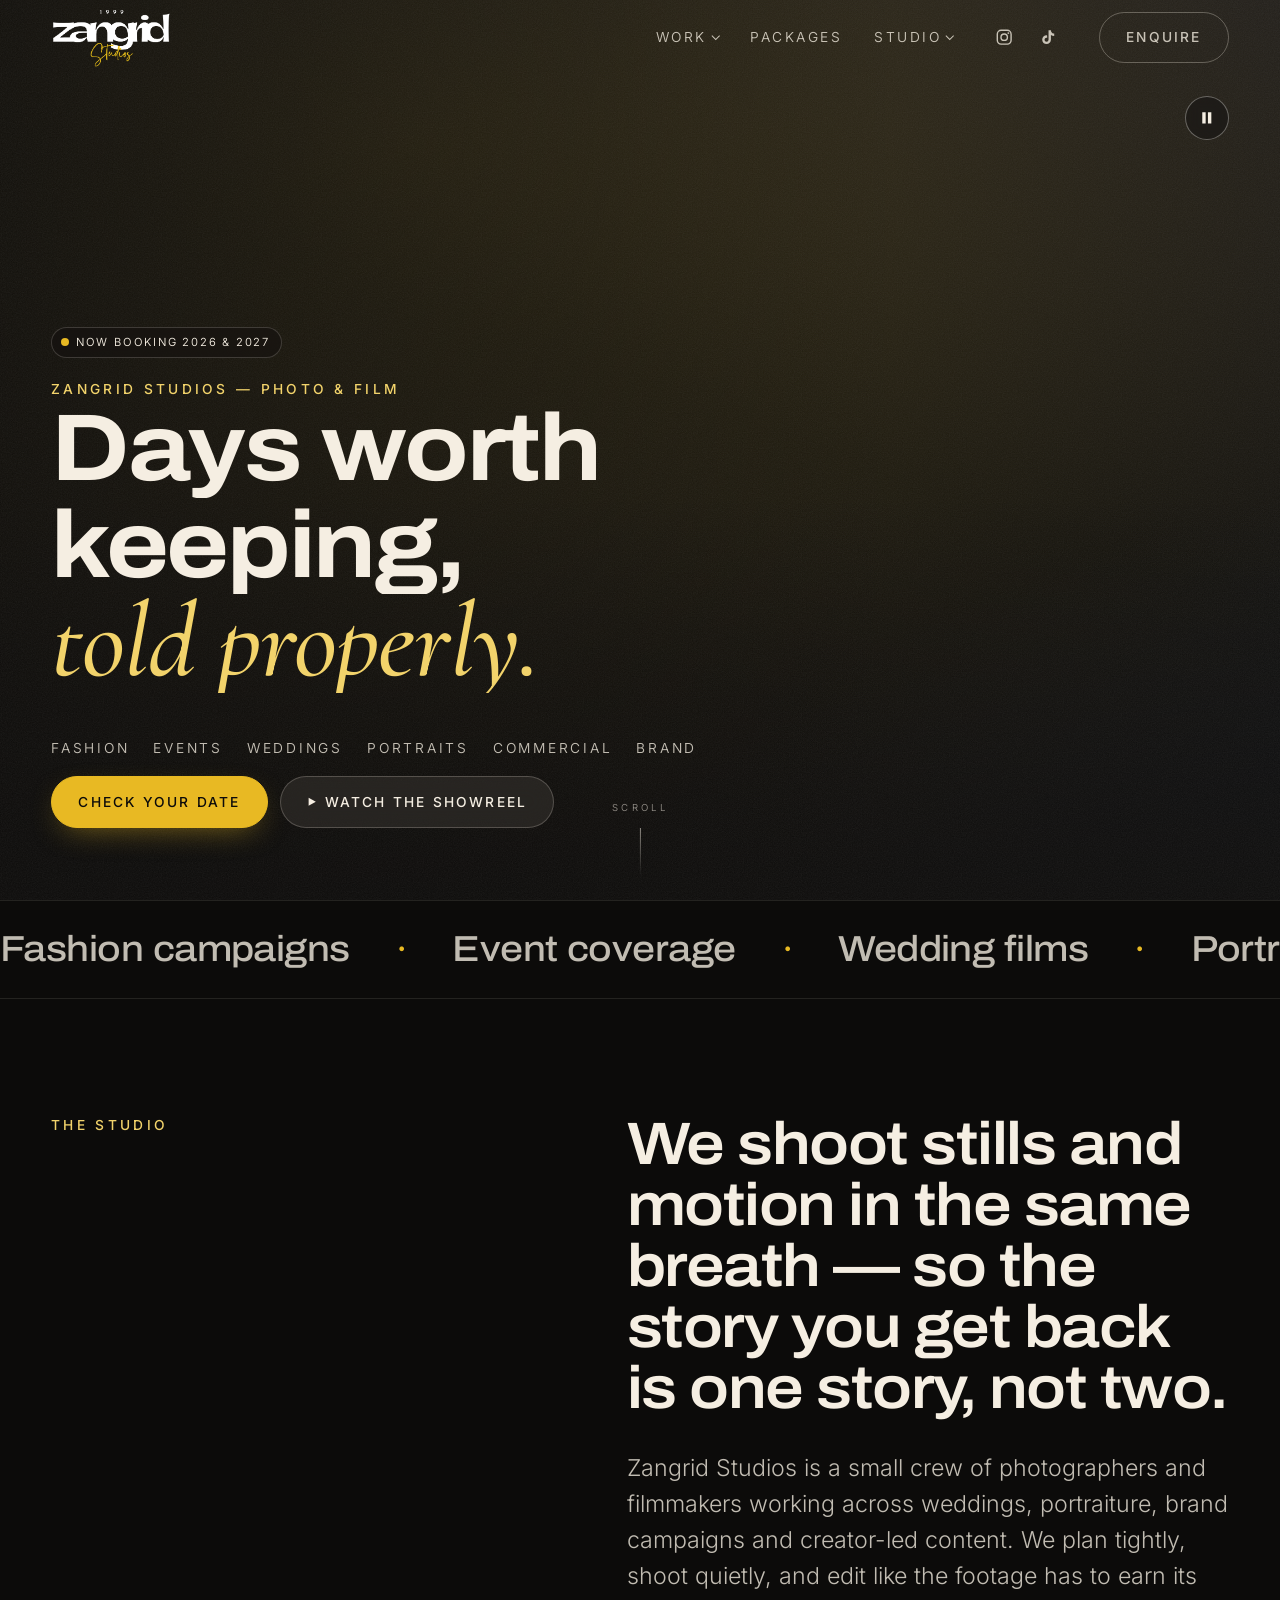
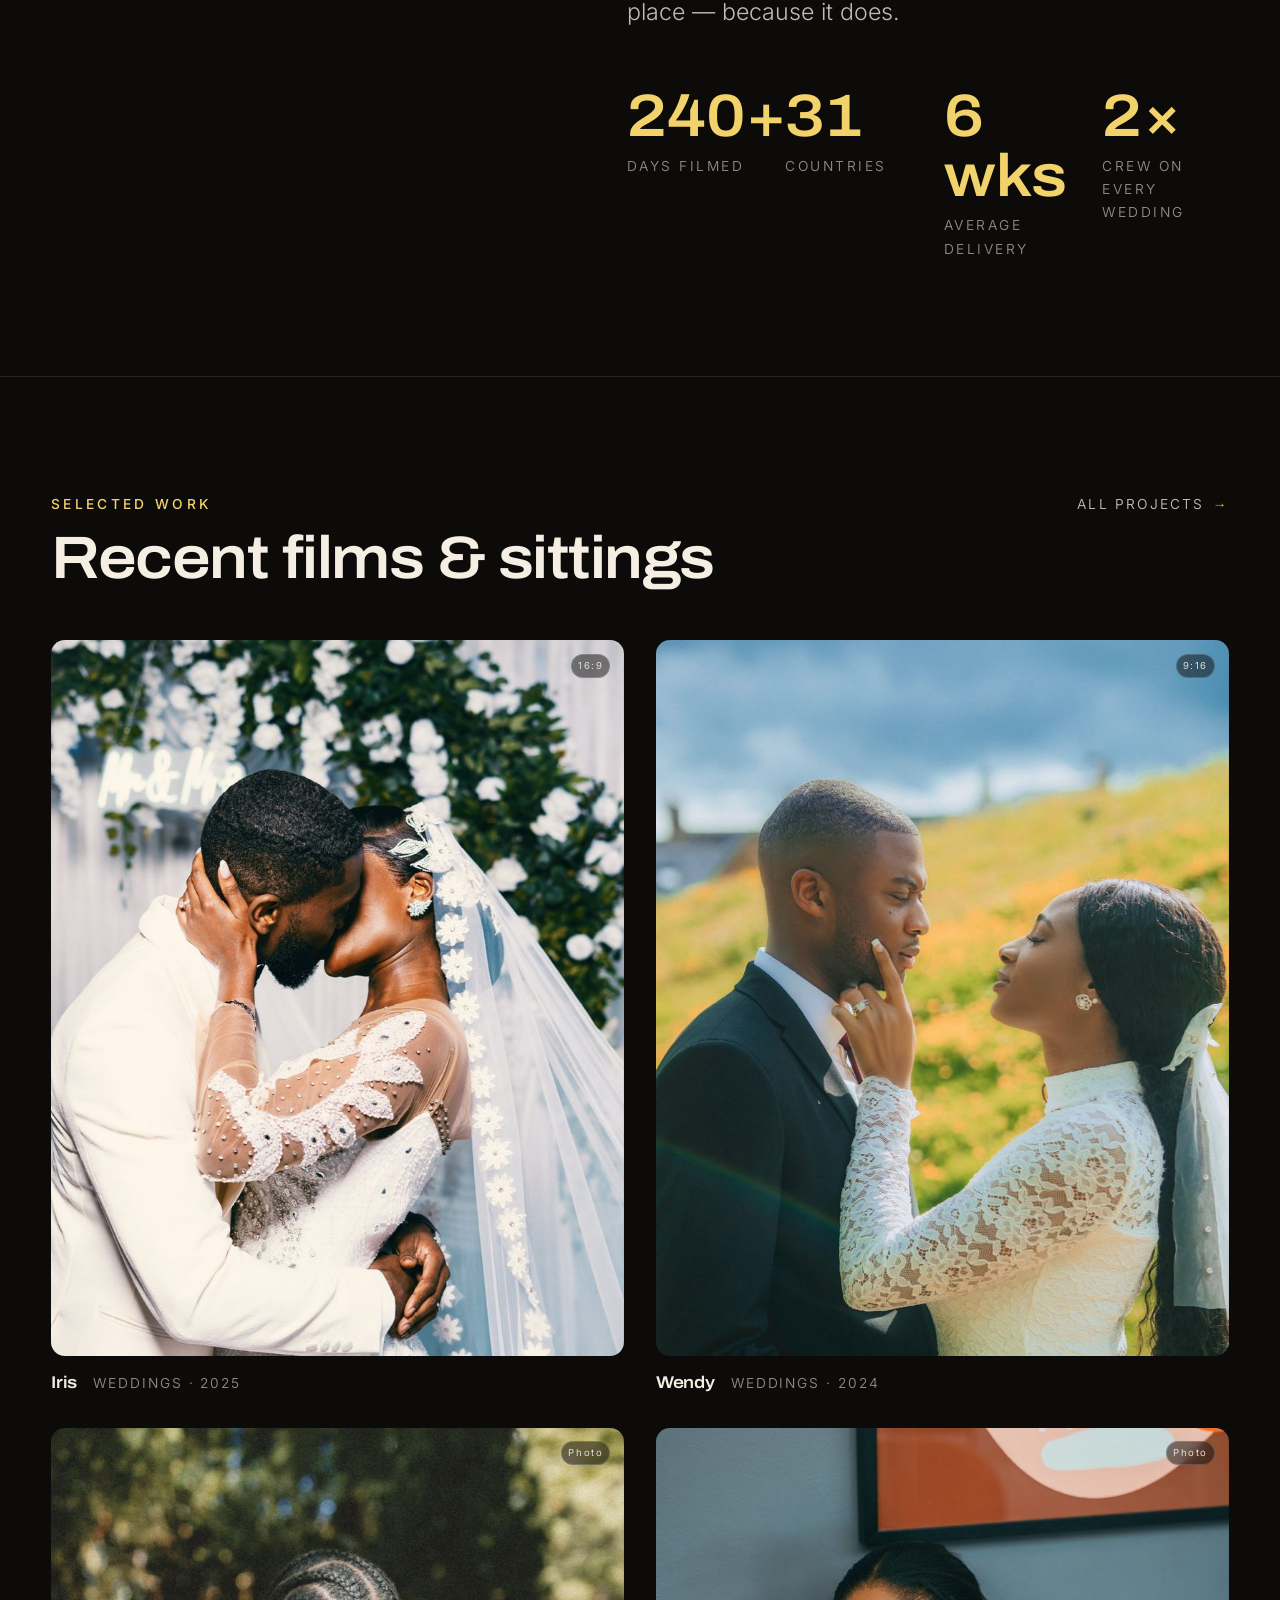
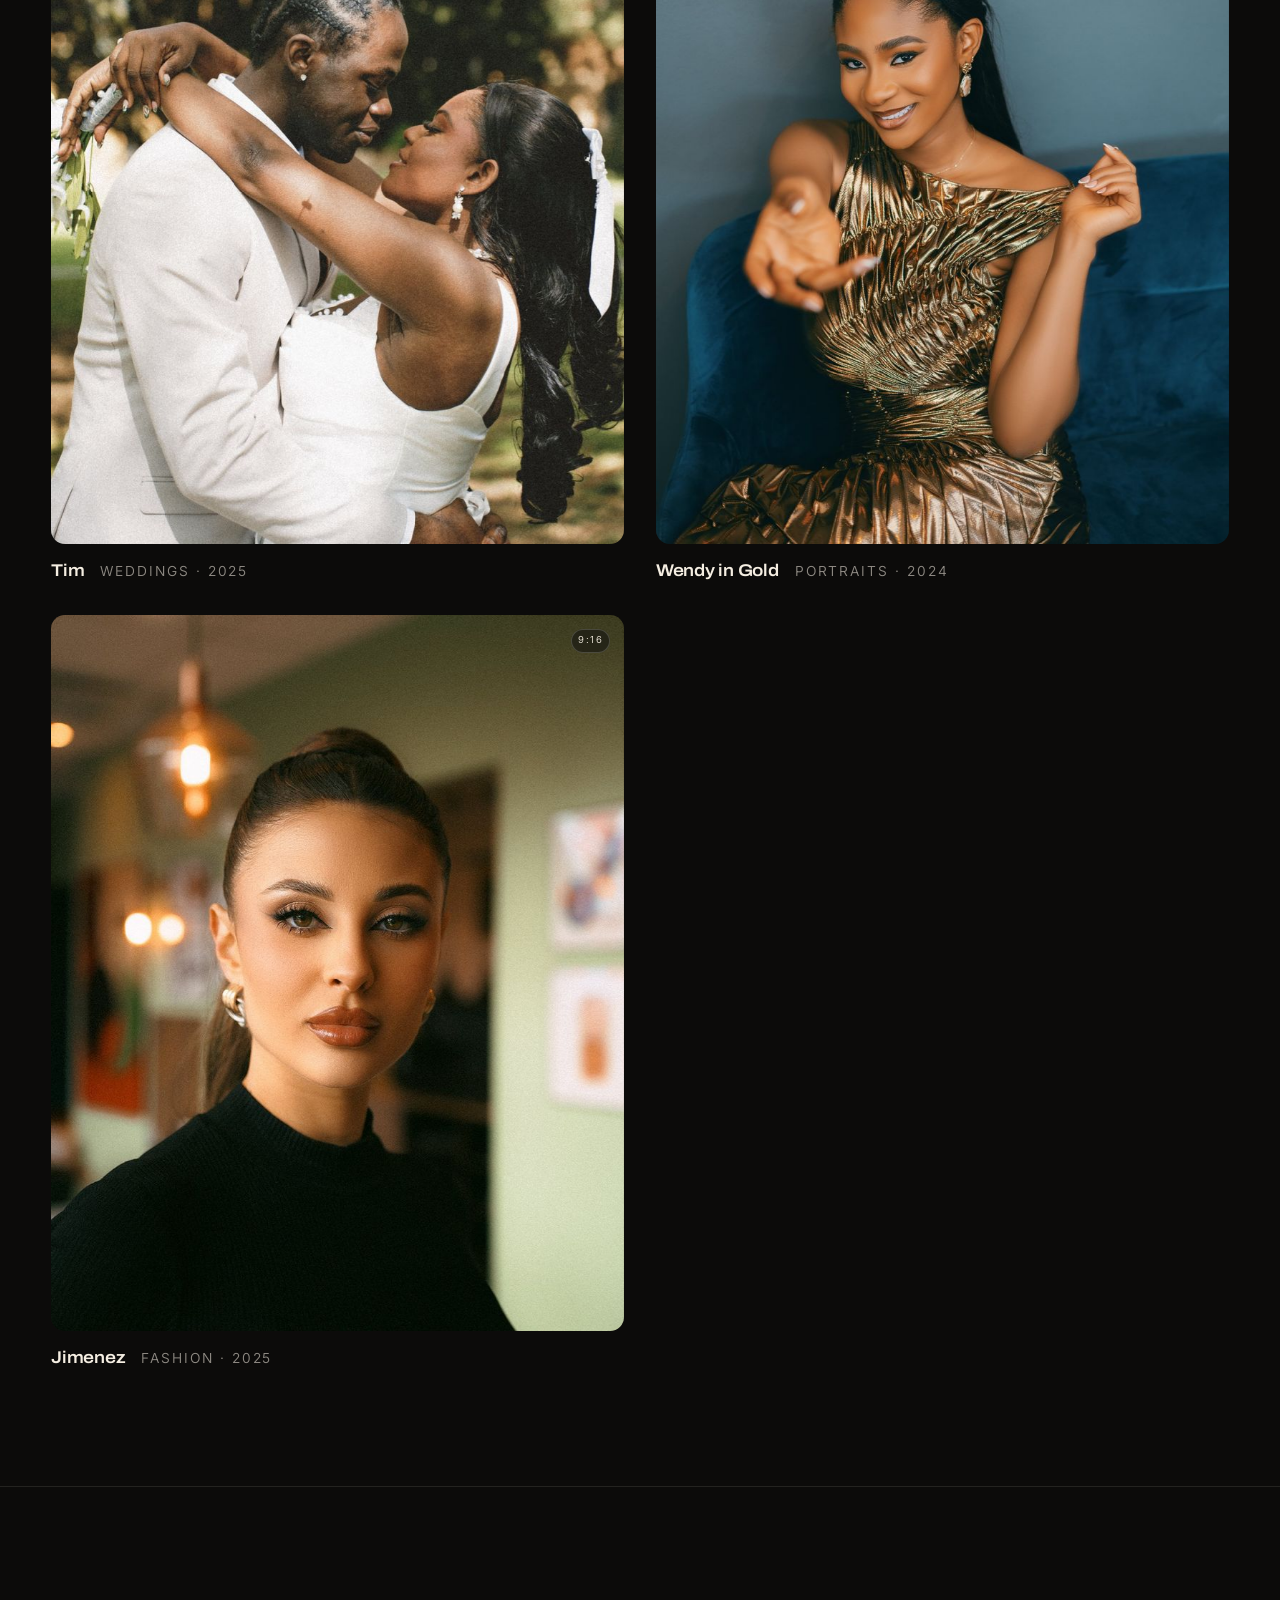
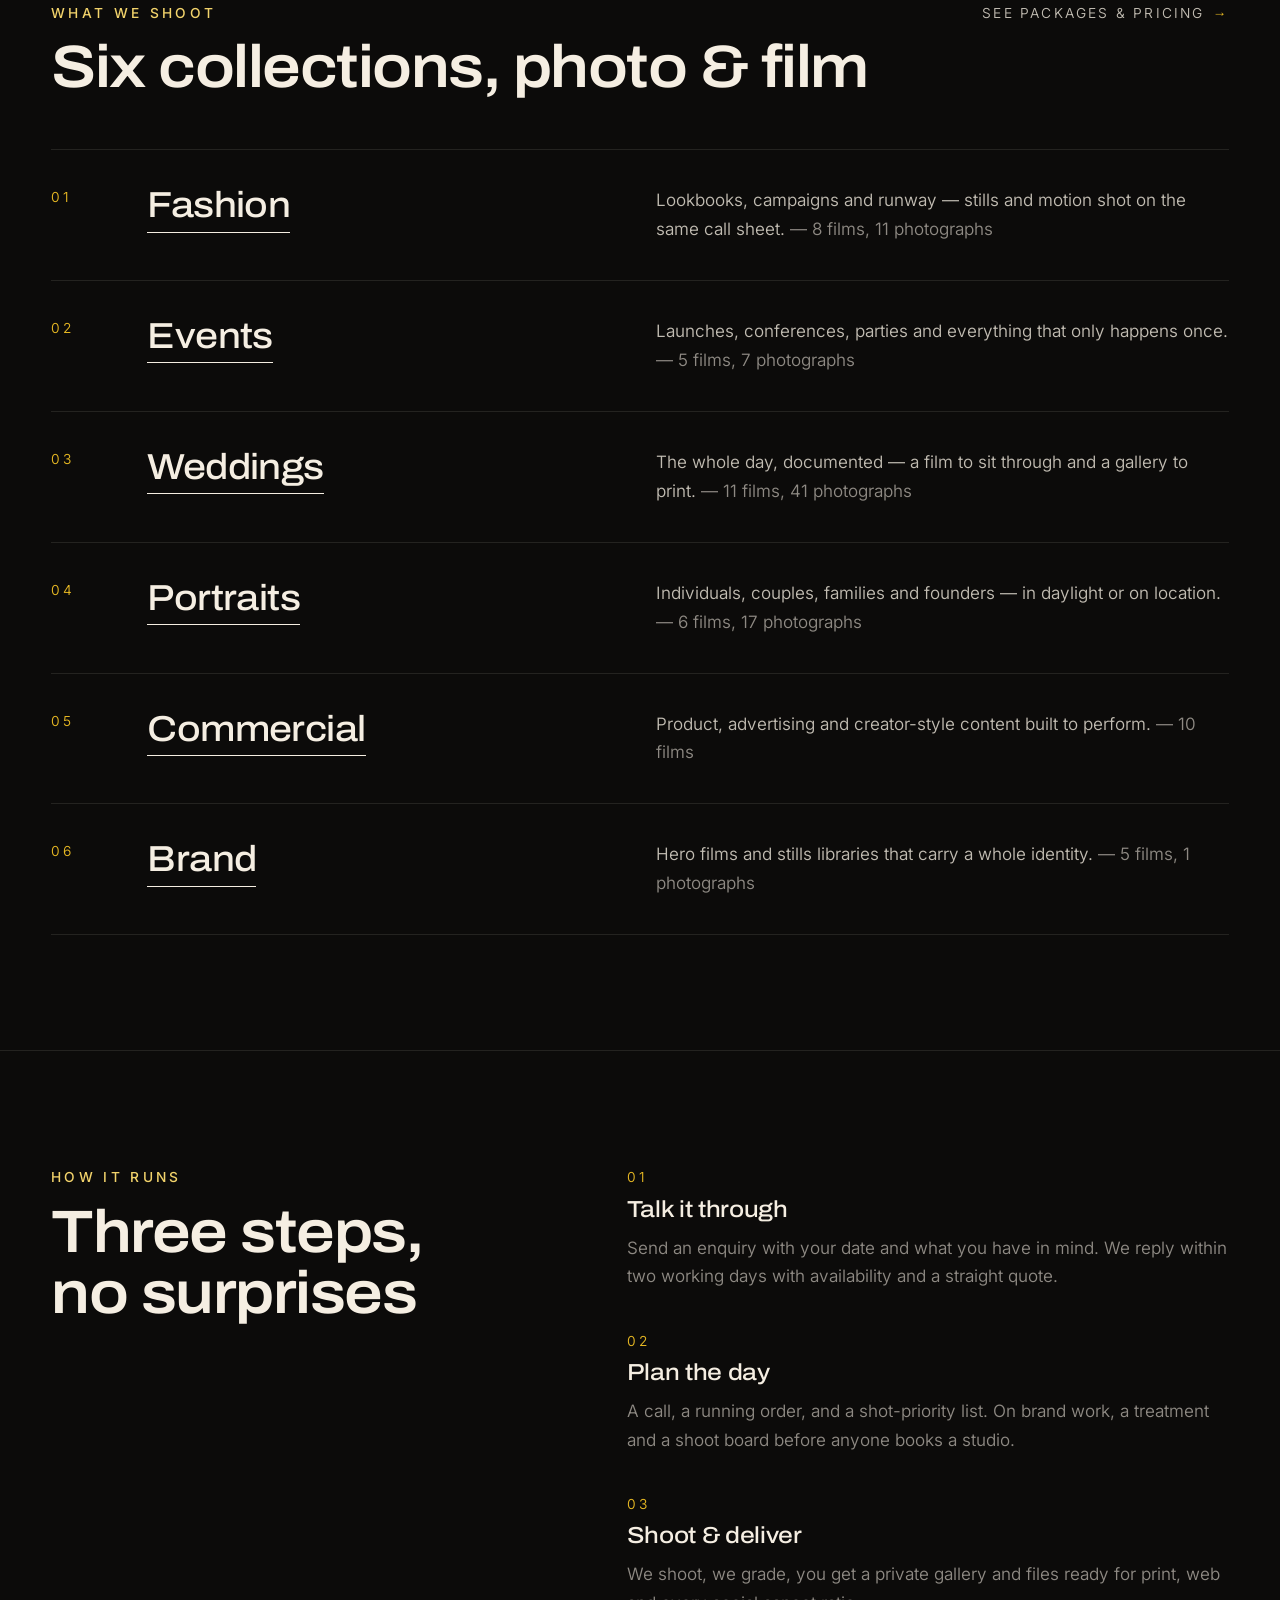
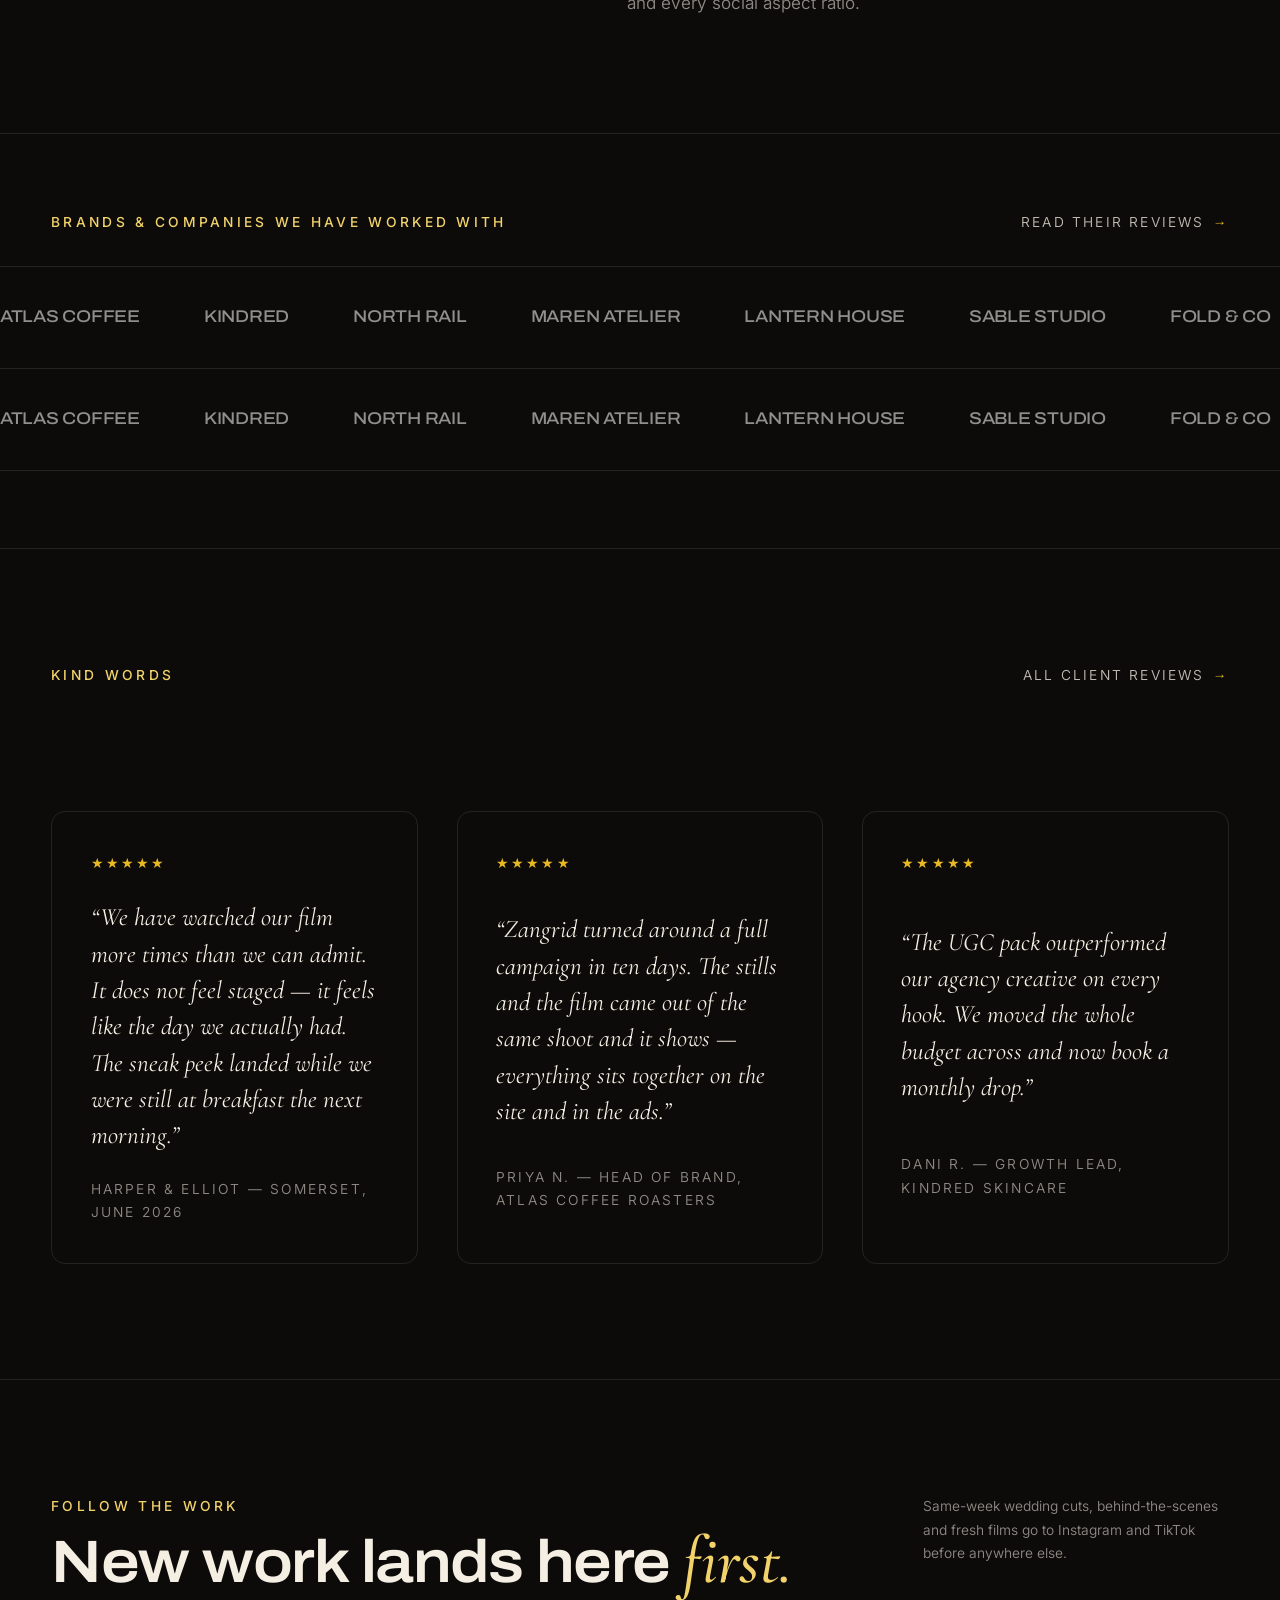
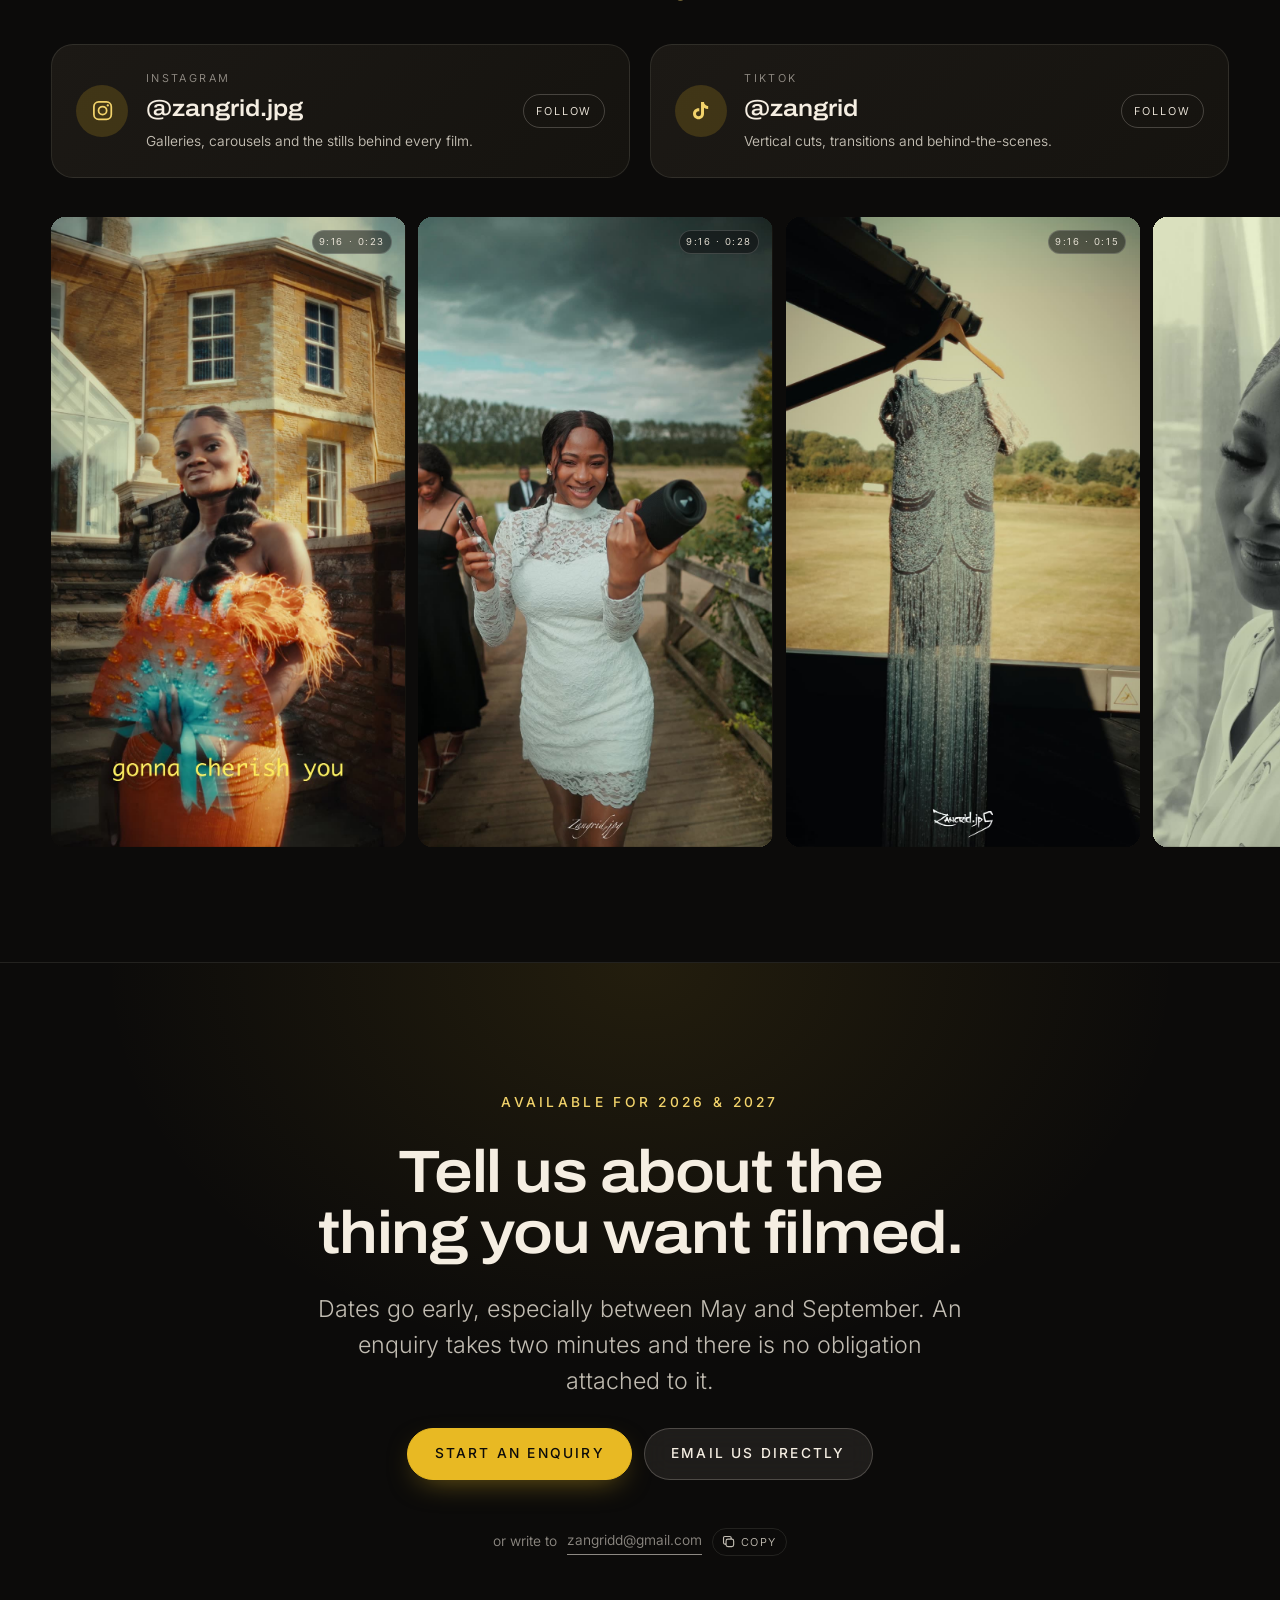
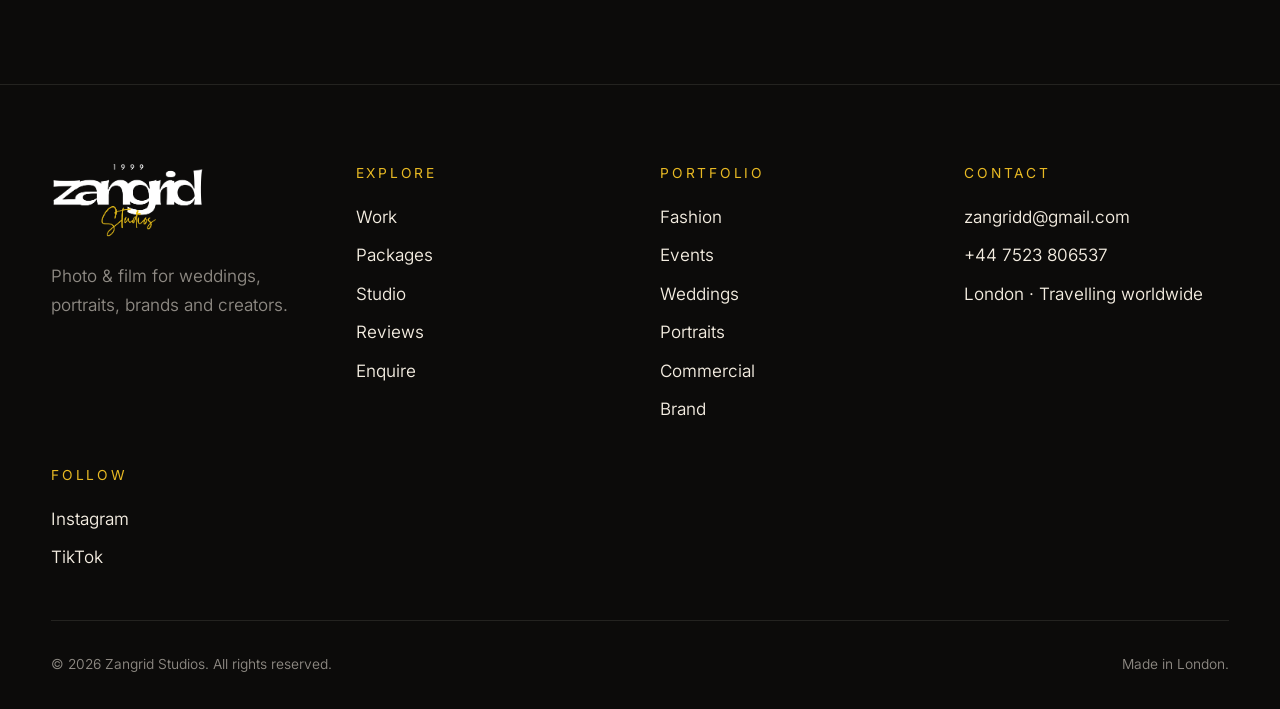
<file: index.html>
<!doctype html>
<html lang="en">
<head>
<meta charset="utf-8">
<meta name="viewport" content="width=device-width, initial-scale=1">
<meta http-equiv="Content-Security-Policy" content="default-src 'self'; script-src 'self'; style-src 'self' 'unsafe-inline'; font-src 'self'; img-src 'self' data: blob:; media-src 'self' blob:; frame-src https://drive.google.com https://www.youtube-nocookie.com https://player.vimeo.com; connect-src 'self' https://formsubmit.co; form-action 'self' https://formsubmit.co mailto:; base-uri 'self'; object-src 'none'; upgrade-insecure-requests">
<meta name="referrer" content="strict-origin-when-cross-origin">
<title>Zangrid Studios — Wedding, Portrait, Brand & UGC Films and Photography</title>
<meta name="description" content="Zangrid Studios is a photo and film studio making wedding films, portraits, brand campaigns and UGC. London based, travelling worldwide.">
<meta name="theme-color" content="#0b0b0c">
<link rel="canonical" href="https://zangridstudios.com/">
<meta property="og:type" content="website">
<meta property="og:title" content="Zangrid Studios — Photo & Film">
<meta property="og:description" content="Wedding films, portraits, brand campaigns and UGC. London based, travelling worldwide.">
<meta property="og:image" content="https://zangridstudios.com/assets/img/og.jpg">
<meta name="twitter:card" content="summary_large_image">
<link rel="icon" href="assets/img/brand/favicon-32.png" type="image/png" sizes="32x32">
<link rel="icon" href="favicon.ico" sizes="any">
<link rel="apple-touch-icon" href="assets/img/brand/apple-touch-icon.png">
<link rel="preload" href="assets/fonts/archivo-var.woff2" as="font" type="font/woff2" crossorigin>
<link rel="preload" href="assets/fonts/inter-var.woff2" as="font" type="font/woff2" crossorigin>
<link rel="stylesheet" href="assets/css/main.css">
<script type="application/ld+json">
{
  "@context": "https://schema.org",
  "@type": "LocalBusiness",
  "@id": "https://zangridstudios.com/#studio",
  "name": "Zangrid Studios",
  "description": "Photo and film studio covering weddings, portraits, brand campaigns and UGC.",
  "image": "https://zangridstudios.com/assets/img/og.jpg",
  "sameAs": ["https://www.instagram.com/zangrid.jpg/", "https://www.tiktok.com/@zangrid"],
  "email": "zangridd@gmail.com",
  "telephone": "+44 7523 806537",
  "areaServed": "Worldwide",
  "address": { "@type": "PostalAddress", "addressLocality": "London", "addressCountry": "GB" },
  "priceRange": "££"
}
</script>
</head>
<body>
<a class="skip" href="#main">Skip to content</a>

<!-- ============ nav ============ -->
<header class="nav">
  <div class="nav__inner">
    <a class="brand" href="index.html" aria-label="Zangrid Studios, home"><img src="assets/img/brand/logo-white-yellow.png" alt="Zangrid Studios" width="399" height="199"></a>
    <nav class="nav__links" aria-label="Primary">
      <div class="nav__drop">
        <button class="nav__drop-btn" type="button" aria-expanded="false" aria-haspopup="true">Work</button>
        <div class="nav__panel">
          <a data-nav="work.html" href="work.html">All work<small>Every project, filterable</small></a>
          <a data-nav="fashion.html" href="fashion.html">Fashion<small>Lookbooks &amp; campaigns</small></a>
          <a data-nav="events.html" href="events.html">Events<small>Launches &amp; conferences</small></a>
          <a data-nav="weddings.html" href="weddings.html">Weddings<small>Films &amp; galleries</small></a>
          <a data-nav="portraits.html" href="portraits.html">Portraits<small>People &amp; founders</small></a>
          <a data-nav="commercial.html" href="commercial.html">Commercial<small>Product &amp; advertising</small></a>
          <a data-nav="brand.html" href="brand.html">Brand<small>Hero films &amp; libraries</small></a>
        </div>
      </div>
      <a class="nav__link" data-nav="packages.html" href="packages.html">Packages</a>
      <div class="nav__drop">
        <button class="nav__drop-btn" type="button" aria-expanded="false" aria-haspopup="true">Studio</button>
        <div class="nav__panel">
          <a data-nav="about.html" href="about.html">The studio<small>Crew, approach, kit</small></a>
          <a data-nav="reviews.html" href="reviews.html">Client reviews<small>What clients said</small></a>
        </div>
      </div>
      <a class="btn btn--ghost" href="enquiry.html">Enquire</a>
    </nav>
    <button class="nav__toggle" type="button" aria-expanded="false" aria-controls="site-menu" aria-label="Open menu">
      <span></span><span></span><span></span>
    </button>
  </div>
</header>

<div class="menu" id="site-menu" aria-hidden="true">
  <nav aria-label="Mobile">
    <a class="menu__link" href="index.html">Home</a>
    <a class="menu__link" href="work.html">Work</a>
    <div class="menu__sub">
      <a href="fashion.html">Fashion</a>
      <a href="events.html">Events</a>
      <a href="weddings.html">Weddings</a>
      <a href="portraits.html">Portraits</a>
      <a href="commercial.html">Commercial</a>
      <a href="brand.html">Brand</a>
    </div>
    <a class="menu__link" href="packages.html">Packages</a>
    <a class="menu__link" href="about.html">Studio</a>
    <div class="menu__sub">
      <a href="reviews.html">Client reviews</a>
    </div>
    <a class="menu__link" href="enquiry.html">Enquire</a>
  </nav>
  <div class="menu__meta">
    <a href="mailto:zangridd@gmail.com" data-site="email">zangridd@gmail.com</a>
    <a href="https://www.instagram.com/zangrid.jpg/" data-site="instagram" data-site-href-only target="_blank" rel="noopener noreferrer">Instagram</a>
    <a href="https://www.tiktok.com/@zangrid" data-site="tiktok" data-site-href-only target="_blank" rel="noopener noreferrer">TikTok</a>
    <span data-site="location">London · Travelling worldwide</span>
  </div>
</div>

<main id="main">

  <!-- ============ hero ============ -->
  <section class="hero grain" aria-label="Introduction">
    <div class="hero__media">
      <!-- Sources are injected from site.heroVideo in assets/js/data.js —
           add your own loop there (see README.md). -->
      <video autoplay muted loop playsinline preload="auto" poster="assets/img/hero-poster.jpg"
             aria-hidden="true" tabindex="-1"></video>
      <div class="hero__fallback" aria-hidden="true"></div>
    </div>
    <div class="hero__scrim" aria-hidden="true"></div>

    <div class="wrap hero__body">
      <p class="status-pill"><span class="status-pill__dot" aria-hidden="true"></span><span data-site="bookingNote">Now booking 2026 &amp; 2027</span></p>
      <p class="eyebrow">Zangrid Studios — Photo &amp; Film</p>
      <h1 class="hero__title">
        <span class="line"><span>Days worth</span></span>
        <span class="line"><span>keeping,</span></span>
        <span class="line"><span><em>told properly.</em></span></span>
      </h1>
      <div class="hero__foot">
        <ul class="hero__tags">
          <li>Fashion</li>
          <li>Events</li>
          <li>Weddings</li>
          <li>Portraits</li>
          <li>Commercial</li>
          <li>Brand</li>
        </ul>
        <div class="hero__actions">
          <a class="btn btn--gold" href="enquiry.html">Check your date</a>
          <button class="btn btn--glass" type="button" data-film="showreel:0">
            <svg viewBox="0 0 12 12" aria-hidden="true"><path d="M2 1l9 5-9 5z"/></svg>Watch the showreel
          </button>
        </div>
      </div>
    </div>

    <button class="hero__ctrl" type="button" aria-pressed="false" aria-label="Pause background video">
      <svg class="icon-pause" viewBox="0 0 12 12" aria-hidden="true"><path d="M2 1h3v10H2zM7 1h3v10H7z"/></svg>
      <svg class="icon-play" viewBox="0 0 12 12" aria-hidden="true"><path d="M2 1l9 5-9 5z"/></svg>
    </button>
    <span class="scroll-cue" aria-hidden="true">Scroll</span>
  </section>

  <!-- ============ marquee ============ -->
  <div class="marquee" aria-hidden="true">
    <div class="marquee__track">
      <span>Fashion campaigns</span><span>Event coverage</span><span>Wedding films</span>
      <span>Portrait sittings</span><span>Commercial content</span><span>Brand stories</span>
    </div>
  </div>

  <!-- ============ statement ============ -->
  <section class="section wrap">
    <div class="split split--sticky">
      <div class="reveal">
        <p class="eyebrow">The studio</p>
      </div>
      <div>
        <h2 class="reveal">We shoot stills and motion in the same breath — so the story you get back is one story, not two.</h2>
        <p class="lede reveal" data-delay="1" style="margin-top:2rem">
          Zangrid Studios is a small crew of photographers and filmmakers working across weddings,
          portraiture, brand campaigns and creator-led content. We plan tightly, shoot quietly, and edit
          like the footage has to earn its place — because it does.
        </p>
        <div class="stats reveal" data-delay="2" style="margin-top:3.5rem">
          <div class="stat"><p class="stat__n">240+</p><p class="stat__l">Days filmed</p></div>
          <div class="stat"><p class="stat__n">31</p><p class="stat__l">Countries</p></div>
          <div class="stat"><p class="stat__n">6 wks</p><p class="stat__l">Average delivery</p></div>
          <div class="stat"><p class="stat__n">2×</p><p class="stat__l">Crew on every wedding</p></div>
        </div>
      </div>
    </div>
  </section>

  <!-- ============ featured work ============ -->
  <section class="section section--line wrap" id="work">
    <div class="section-head">
      <div>
        <p class="eyebrow reveal">Selected work</p>
        <h2 class="reveal" style="margin-top:.75rem">Recent films &amp; sittings</h2>
      </div>
      <a class="arrow-link reveal" href="work.html">All projects</a>
    </div>
    <div class="work-grid work-grid--featured" data-work-grid data-featured data-limit="5"></div>
    <noscript><p class="empty-note">Enable JavaScript to browse the portfolio, or email us for a private link.</p></noscript>
  </section>

  <!-- ============ categories ============ -->
  <section class="section section--line wrap" id="services">
    <div class="section-head">
      <div>
        <p class="eyebrow reveal">What we shoot</p>
        <h2 class="reveal" style="margin-top:.75rem">Six collections, photo &amp; film</h2>
      </div>
      <a class="arrow-link reveal" href="packages.html">See packages &amp; pricing</a>
    </div>
    <div class="rows" data-category-rows></div>
  </section>

  <!-- ============ process ============ -->
  <section class="section section--line wrap">
    <div class="split">
      <div>
        <p class="eyebrow reveal">How it runs</p>
        <h2 class="reveal" style="margin-top:.75rem">Three steps, no surprises</h2>
      </div>
      <div class="grid grid--3">
        <div class="reveal">
          <p class="row__n">01</p>
          <h3 style="font-size:var(--step-1);margin:.5rem 0 .75rem">Talk it through</h3>
          <p class="muted">Send an enquiry with your date and what you have in mind. We reply within two
            working days with availability and a straight quote.</p>
        </div>
        <div class="reveal" data-delay="1">
          <p class="row__n">02</p>
          <h3 style="font-size:var(--step-1);margin:.5rem 0 .75rem">Plan the day</h3>
          <p class="muted">A call, a running order, and a shot-priority list. On brand work, a treatment and
            a shoot board before anyone books a studio.</p>
        </div>
        <div class="reveal" data-delay="2">
          <p class="row__n">03</p>
          <h3 style="font-size:var(--step-1);margin:.5rem 0 .75rem">Shoot &amp; deliver</h3>
          <p class="muted">We shoot, we grade, you get a private gallery and files ready for print, web and
            every social aspect ratio.</p>
        </div>
      </div>
    </div>
  </section>

  <!-- ============ brands worked with ============ -->
  <section class="section--tight section--line" id="clients">
    <div class="wrap">
      <div class="section-head" style="margin-bottom:2rem">
        <p class="eyebrow reveal">Brands &amp; companies we have worked with</p>
        <a class="arrow-link reveal" href="reviews.html">Read their reviews</a>
      </div>
    </div>
    <div class="marquee logos" data-clients aria-label="Selected clients"></div>
    <div class="marquee logos logos--reverse" data-clients aria-hidden="true"></div>
  </section>

  <!-- ============ testimonials ============ -->
  <section class="section section--line wrap">
    <div class="section-head">
      <div>
        <p class="eyebrow reveal">Kind words</p>
        <h2 class="reveal" style="margin-top:.75rem">
          <span data-review-average>5.0</span> average from <span data-review-total>12</span> reviews
        </h2>
      </div>
      <a class="arrow-link reveal" href="reviews.html">All client reviews</a>
    </div>
    <div class="grid grid--3" data-testimonials></div>
  </section>

  <!-- ============ social ============ -->
  <section class="section section--line wrap" id="social" aria-labelledby="social-title">
    <div class="section-head">
      <div>
        <p class="eyebrow reveal">Follow the work</p>
        <h2 class="reveal" id="social-title" style="margin-top:.75rem">New work lands here <em>first.</em></h2>
      </div>
      <p class="muted reveal" style="max-width:34ch;font-size:var(--step--1)">Same-week wedding cuts,
        behind-the-scenes and fresh films go to Instagram and TikTok before anywhere else.</p>
    </div>
    <div class="social-cards" data-social-cards></div>
    <div class="reel-grid reel-grid--vertical" data-film-grid data-orientation="vertical" data-limit="10"
         data-layout="filmstrip" data-no-switch></div>
  </section>

  <!-- ============ cta ============ -->
  <section class="cta wrap">
    <p class="eyebrow reveal">Available for 2026 &amp; 2027</p>
    <h2 class="reveal" style="max-width:18ch">Tell us about the thing you want filmed.</h2>
    <p class="lede reveal" data-delay="1" style="margin-inline:auto">Dates go early, especially between May and
      September. An enquiry takes two minutes and there is no obligation attached to it.</p>
    <div class="cta__actions reveal" data-delay="2">
      <a class="btn btn--gold" href="enquiry.html">Start an enquiry</a>
      <a class="btn btn--glass" data-site="email" data-site-href-only href="mailto:zangridd@gmail.com">Email us directly</a>
    </div>
    <p class="cta__direct reveal" data-delay="3" data-contact-direct></p>
  </section>
</main>

<!-- ============ footer ============ -->
<footer class="footer">
  <div class="wrap">
    <div class="footer__grid">
      <div>
        <a class="brand" href="index.html" aria-label="Zangrid Studios, home"><img src="assets/img/brand/logo-white-yellow.png" alt="Zangrid Studios" width="399" height="199"></a>
        <p class="muted" style="margin-top:1rem;max-width:24ch" data-site="tagline">Photo &amp; film for weddings, portraits, brands and creators.</p>
      </div>
      <div>
        <h4>Explore</h4>
        <ul>
          <li><a href="work.html">Work</a></li>
          <li><a href="packages.html">Packages</a></li>
          <li><a href="about.html">Studio</a></li>
          <li><a href="reviews.html">Reviews</a></li>
          <li><a href="enquiry.html">Enquire</a></li>
        </ul>
      </div>
      <div>
        <h4>Portfolio</h4>
        <ul>
          <li><a href="fashion.html">Fashion</a></li>
          <li><a href="events.html">Events</a></li>
          <li><a href="weddings.html">Weddings</a></li>
          <li><a href="portraits.html">Portraits</a></li>
          <li><a href="commercial.html">Commercial</a></li>
          <li><a href="brand.html">Brand</a></li>
        </ul>
      </div>
      <div>
        <h4>Contact</h4>
        <ul>
          <li><a href="mailto:zangridd@gmail.com" data-site="email">zangridd@gmail.com</a></li>
          <li><a href="tel:+447523806537" data-site="phone">+44 7523 806537</a></li>
          <li><span data-site="location">London · Travelling worldwide</span></li>
        </ul>
      </div>
      <div>
        <h4>Follow</h4>
        <ul>
          <li><a href="https://www.instagram.com/zangrid.jpg/" data-site="instagram" data-site-href-only target="_blank" rel="noopener noreferrer">Instagram</a></li>
          <li><a href="https://www.tiktok.com/@zangrid" data-site="tiktok" data-site-href-only target="_blank" rel="noopener noreferrer">TikTok</a></li>
        </ul>
      </div>
    </div>
    <div class="footer__bar">
      <span>&copy; <span data-year>2026</span> Zangrid Studios. All rights reserved.</span>
      <span>Made in London.</span>
    </div>
  </div>
</footer>

<script src="assets/js/data.js"></script>
<script src="assets/js/packages.js"></script>
<script src="assets/js/main.js"></script>
</body>
</html>
</file>
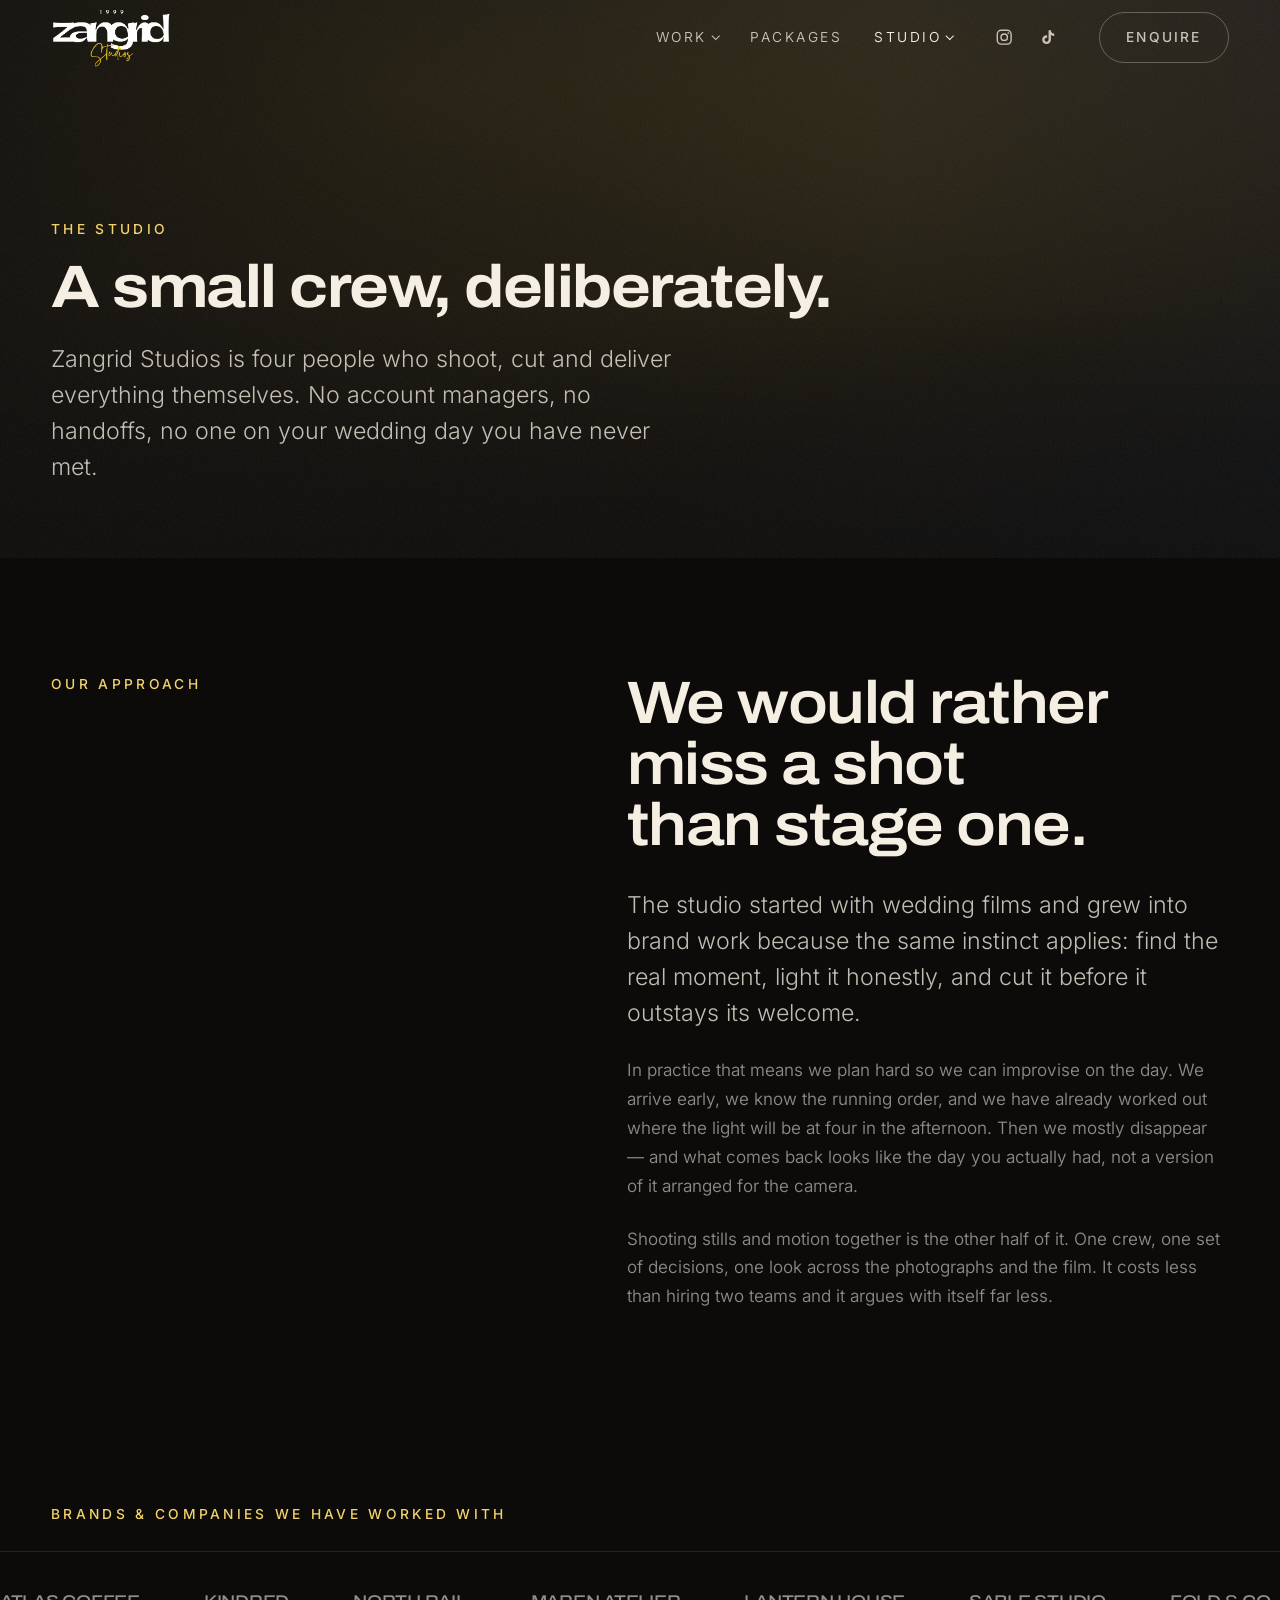
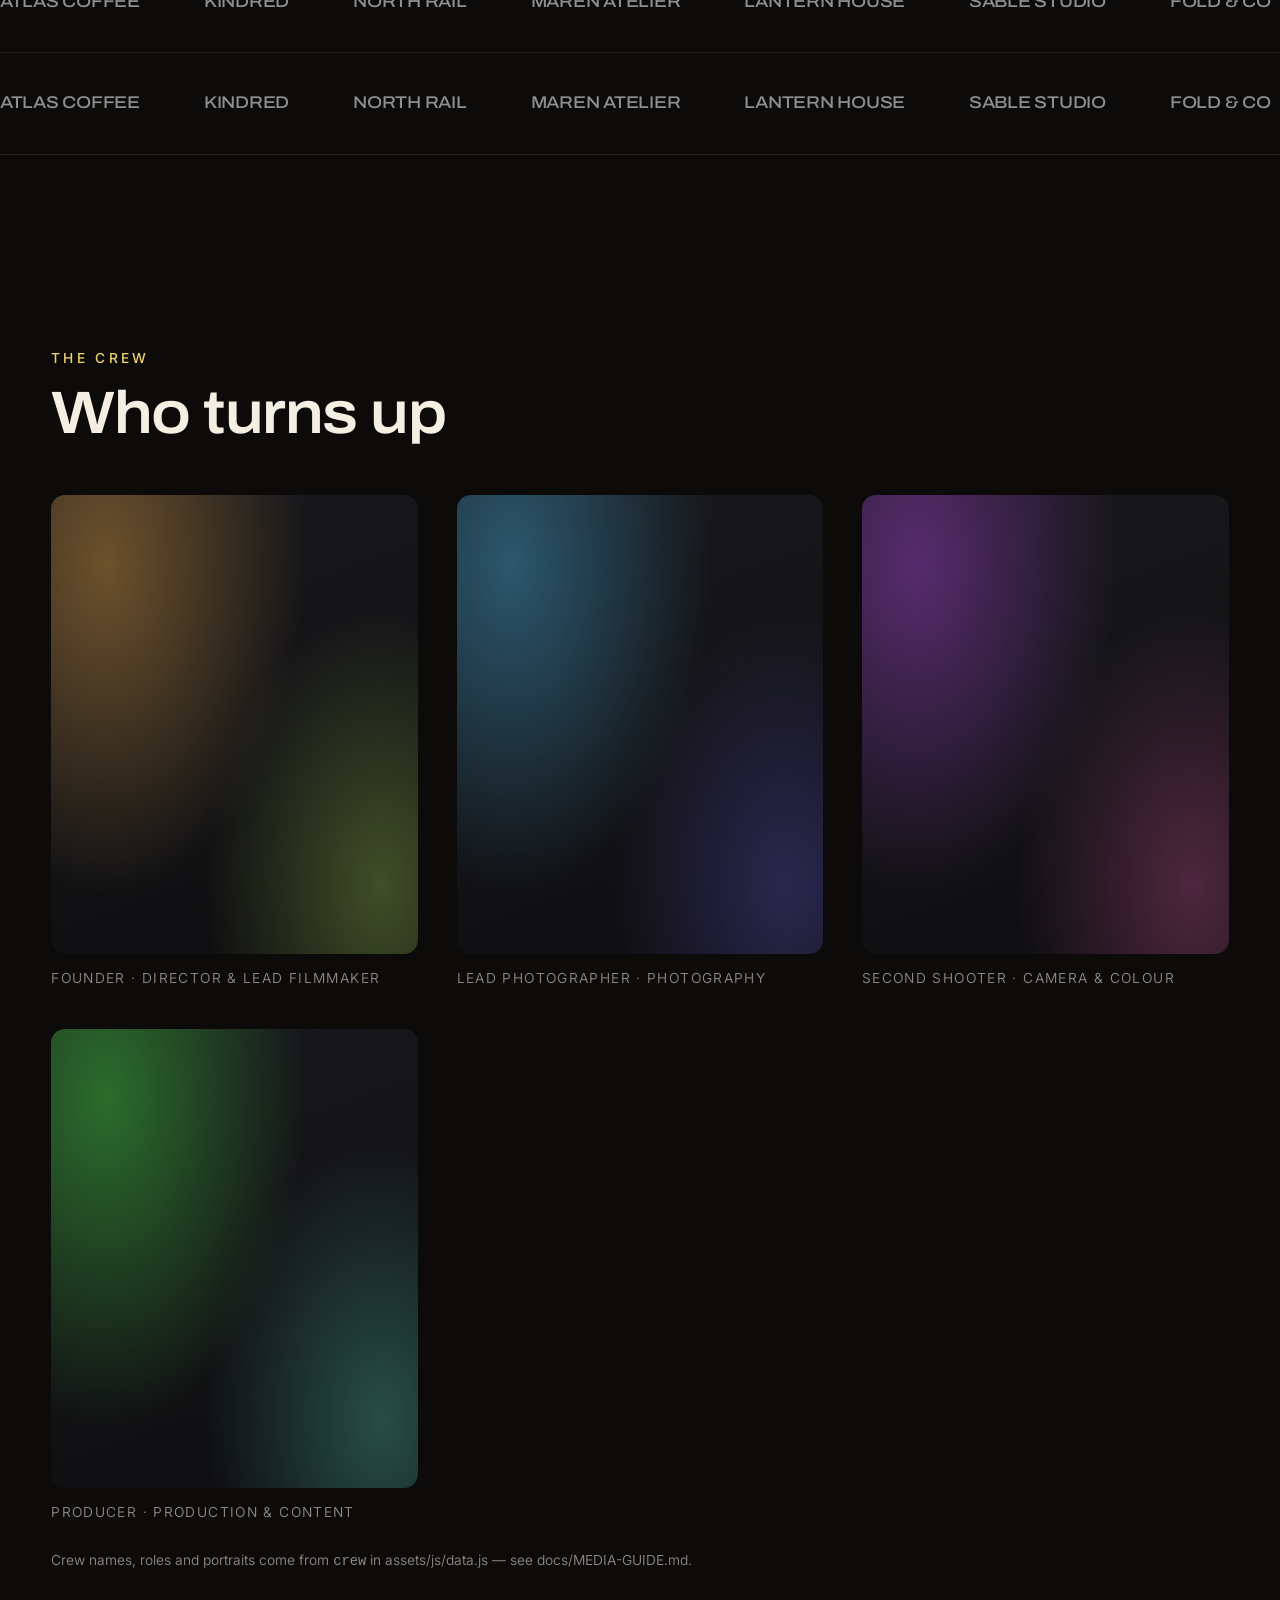
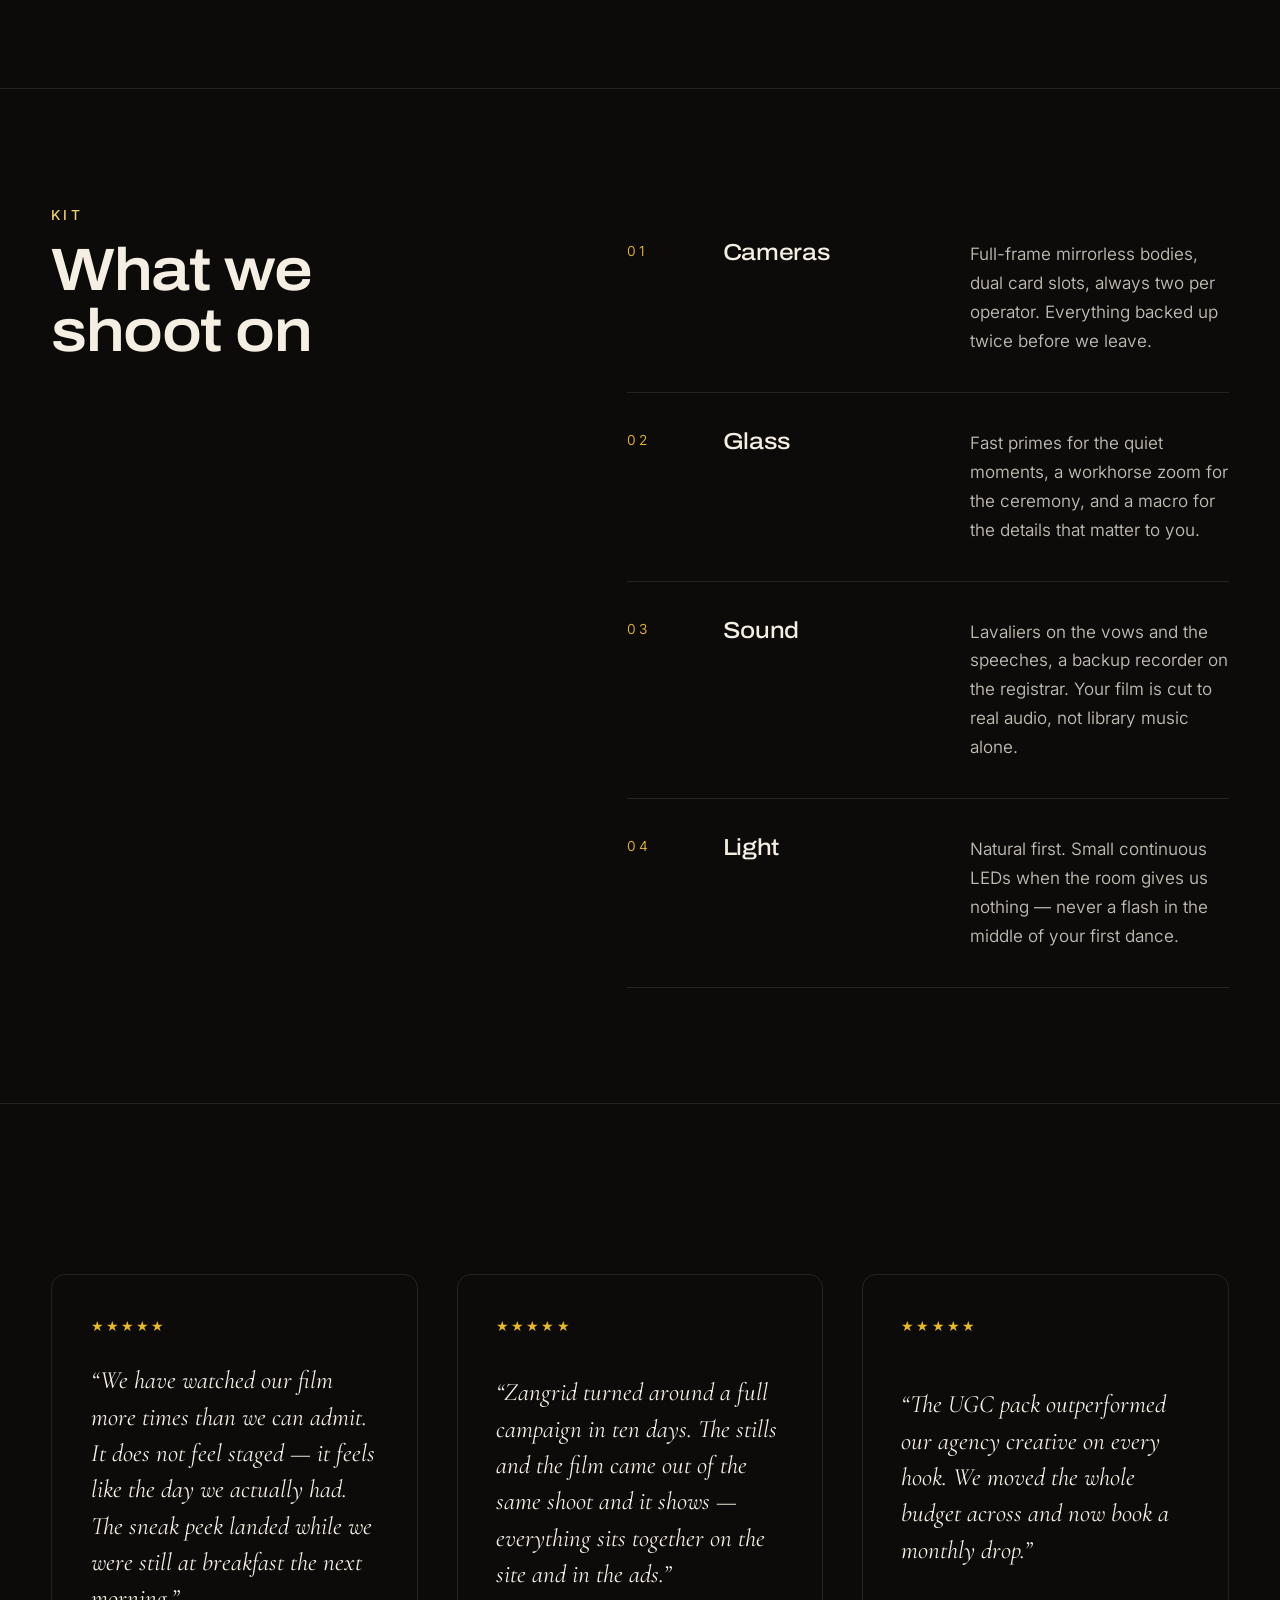
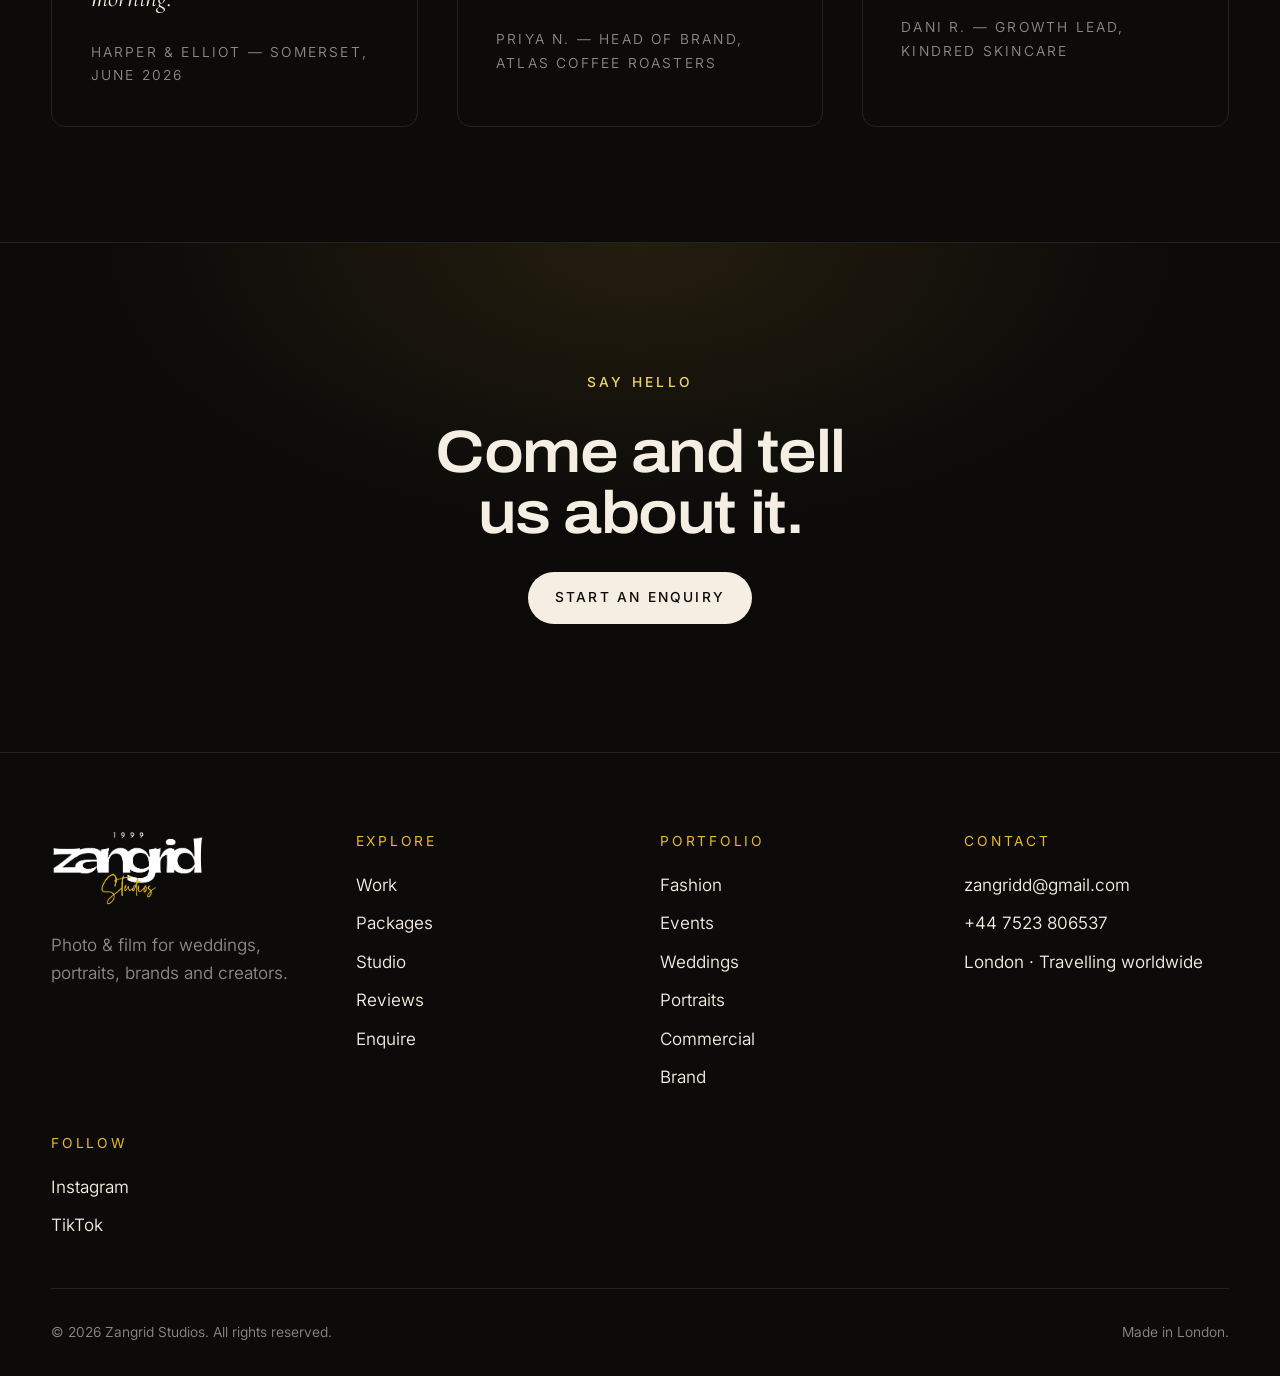
<file: about.html>
<!doctype html>
<html lang="en">
<head>
<meta charset="utf-8">
<meta name="viewport" content="width=device-width, initial-scale=1">
<meta http-equiv="Content-Security-Policy" content="default-src 'self'; script-src 'self'; style-src 'self' 'unsafe-inline'; font-src 'self'; img-src 'self' data: blob:; media-src 'self' blob:; frame-src https://drive.google.com https://www.youtube-nocookie.com https://player.vimeo.com; connect-src 'self' https://formsubmit.co; form-action 'self' https://formsubmit.co mailto:; base-uri 'self'; object-src 'none'; upgrade-insecure-requests">
<meta name="referrer" content="strict-origin-when-cross-origin">
<title>Studio — Zangrid Studios</title>
<meta name="description" content="Who Zangrid Studios is, how we shoot, what we shoot on, and what it is like to work with us.">
<meta name="theme-color" content="#0b0b0c">
<link rel="canonical" href="https://zangridstudios.com/about.html">
<meta property="og:type" content="website">
<meta property="og:title" content="Studio — Zangrid Studios">
<meta property="og:description" content="A small photo and film crew working across weddings, portraits, brand and UGC.">
<link rel="icon" href="assets/img/brand/favicon-32.png" type="image/png" sizes="32x32">
<link rel="icon" href="favicon.ico" sizes="any">
<link rel="apple-touch-icon" href="assets/img/brand/apple-touch-icon.png">
<link rel="preload" href="assets/fonts/archivo-var.woff2" as="font" type="font/woff2" crossorigin>
<link rel="preload" href="assets/fonts/inter-var.woff2" as="font" type="font/woff2" crossorigin>
<link rel="stylesheet" href="assets/css/main.css">
</head>
<body>
<a class="skip" href="#main">Skip to content</a>

<header class="nav">
  <div class="nav__inner">
    <a class="brand" href="index.html" aria-label="Zangrid Studios, home"><img src="assets/img/brand/logo-white-yellow.png" alt="Zangrid Studios" width="399" height="199"></a>
    <nav class="nav__links" aria-label="Primary">
      <div class="nav__drop">
        <button class="nav__drop-btn" type="button" aria-expanded="false" aria-haspopup="true">Work</button>
        <div class="nav__panel">
          <a data-nav="work.html" href="work.html">All work<small>Every project, filterable</small></a>
          <a data-nav="fashion.html" href="fashion.html">Fashion<small>Lookbooks &amp; campaigns</small></a>
          <a data-nav="events.html" href="events.html">Events<small>Launches &amp; conferences</small></a>
          <a data-nav="weddings.html" href="weddings.html">Weddings<small>Films &amp; galleries</small></a>
          <a data-nav="portraits.html" href="portraits.html">Portraits<small>People &amp; founders</small></a>
          <a data-nav="commercial.html" href="commercial.html">Commercial<small>Product &amp; advertising</small></a>
          <a data-nav="brand.html" href="brand.html">Brand<small>Hero films &amp; libraries</small></a>
        </div>
      </div>
      <a class="nav__link" data-nav="packages.html" href="packages.html">Packages</a>
      <div class="nav__drop">
        <button class="nav__drop-btn" type="button" aria-expanded="false" aria-haspopup="true">Studio</button>
        <div class="nav__panel">
          <a data-nav="about.html" href="about.html">The studio<small>Crew, approach, kit</small></a>
          <a data-nav="reviews.html" href="reviews.html">Client reviews<small>What clients said</small></a>
        </div>
      </div>
      <a class="btn btn--ghost" href="enquiry.html">Enquire</a>
    </nav>
    <button class="nav__toggle" type="button" aria-expanded="false" aria-controls="site-menu" aria-label="Open menu">
      <span></span><span></span><span></span>
    </button>
  </div>
</header>

<div class="menu" id="site-menu" aria-hidden="true">
  <nav aria-label="Mobile">
    <a class="menu__link" href="index.html">Home</a>
    <a class="menu__link" href="work.html">Work</a>
    <div class="menu__sub">
      <a href="fashion.html">Fashion</a>
      <a href="events.html">Events</a>
      <a href="weddings.html">Weddings</a>
      <a href="portraits.html">Portraits</a>
      <a href="commercial.html">Commercial</a>
      <a href="brand.html">Brand</a>
    </div>
    <a class="menu__link" href="packages.html">Packages</a>
    <a class="menu__link" href="about.html">Studio</a>
    <div class="menu__sub">
      <a href="reviews.html">Client reviews</a>
    </div>
    <a class="menu__link" href="enquiry.html">Enquire</a>
  </nav>
  <div class="menu__meta">
    <a href="mailto:zangridd@gmail.com" data-site="email">zangridd@gmail.com</a>
    <a href="https://www.instagram.com/zangrid.jpg/" data-site="instagram" data-site-href-only target="_blank" rel="noopener noreferrer">Instagram</a>
    <a href="https://www.tiktok.com/@zangrid" data-site="tiktok" data-site-href-only target="_blank" rel="noopener noreferrer">TikTok</a>
    <span data-site="location">London · Travelling worldwide</span>
  </div>
</div>

<main id="main">
  <section class="hero hero--inner grain" aria-label="About the studio">
    <div class="hero__media"><div class="hero__fallback" aria-hidden="true"></div></div>
    <div class="hero__scrim" aria-hidden="true"></div>
    <div class="wrap hero__body">
      <p class="eyebrow">The studio</p>
      <h1 style="font-size:var(--step-3);max-width:20ch;margin-top:1rem">A small crew, deliberately.</h1>
      <p class="lede" style="margin-top:1.5rem">Zangrid Studios is four people who shoot, cut and deliver everything
        themselves. No account managers, no handoffs, no one on your wedding day you have never met.</p>
    </div>
  </section>

  <section class="section wrap">
    <div class="split split--sticky">
      <div>
        <p class="eyebrow reveal">Our approach</p>
      </div>
      <div>
        <h2 class="reveal">We would rather miss a shot than stage one.</h2>
        <p class="lede reveal" data-delay="1" style="margin-top:2rem">
          The studio started with wedding films and grew into brand work because the same instinct applies: find the
          real moment, light it honestly, and cut it before it outstays its welcome.
        </p>
        <p class="reveal muted" data-delay="2" style="margin-top:1.5rem;max-width:60ch">
          In practice that means we plan hard so we can improvise on the day. We arrive early, we know the running
          order, and we have already worked out where the light will be at four in the afternoon. Then we mostly
          disappear — and what comes back looks like the day you actually had, not a version of it arranged for
          the camera.
        </p>
        <p class="reveal muted" data-delay="3" style="margin-top:1.5rem;max-width:60ch">
          Shooting stills and motion together is the other half of it. One crew, one set of decisions, one look
          across the photographs and the film. It costs less than hiring two teams and it argues with itself far less.
        </p>
      </div>
    </div>
  </section>

  <section class="section--tight" id="clients">
    <div class="wrap">
      <p class="eyebrow reveal" style="margin-bottom:1.5rem">Brands &amp; companies we have worked with</p>
    </div>
    <div class="marquee logos" data-clients aria-label="Selected clients"></div>
    <div class="marquee logos logos--reverse" data-clients aria-hidden="true"></div>
  </section>

  <section class="section wrap">
    <div class="section-head">
      <div>
        <p class="eyebrow reveal">The crew</p>
        <h2 class="reveal" style="margin-top:.75rem">Who turns up</h2>
      </div>
    </div>
    <div class="grid grid--2" data-crew></div>
    <p class="muted reveal" style="margin-top:1.5rem;font-size:var(--step--1)">Crew names, roles and
      portraits come from <code>crew</code> in assets/js/data.js — see docs/MEDIA-GUIDE.md.</p>
  </section>

  <section class="section section--line wrap">
    <div class="split">
      <div>
        <p class="eyebrow reveal">Kit</p>
        <h2 class="reveal" style="margin-top:.75rem">What we shoot on</h2>
      </div>
      <div class="rows" style="border-top:0">
        <div class="row reveal"><p class="row__n">01</p><h3 class="row__t" style="font-size:var(--step-1)">Cameras</h3><p class="row__d">Full-frame mirrorless bodies, dual card slots, always two per operator. Everything backed up twice before we leave.</p></div>
        <div class="row reveal"><p class="row__n">02</p><h3 class="row__t" style="font-size:var(--step-1)">Glass</h3><p class="row__d">Fast primes for the quiet moments, a workhorse zoom for the ceremony, and a macro for the details that matter to you.</p></div>
        <div class="row reveal"><p class="row__n">03</p><h3 class="row__t" style="font-size:var(--step-1)">Sound</h3><p class="row__d">Lavaliers on the vows and the speeches, a backup recorder on the registrar. Your film is cut to real audio, not library music alone.</p></div>
        <div class="row reveal"><p class="row__n">04</p><h3 class="row__t" style="font-size:var(--step-1)">Light</h3><p class="row__d">Natural first. Small continuous LEDs when the room gives us nothing — never a flash in the middle of your first dance.</p></div>
      </div>
    </div>
  </section>

  <section class="section section--line wrap">
    <p class="eyebrow reveal" style="margin-bottom:2rem">Kind words</p>
    <div class="grid grid--3" data-testimonials></div>
  </section>

  <section class="cta wrap">
    <p class="eyebrow reveal">Say hello</p>
    <h2 class="reveal" style="max-width:16ch">Come and tell us about it.</h2>
    <a class="btn btn--solid reveal" data-delay="1" href="enquiry.html">Start an enquiry</a>
  </section>
</main>

<footer class="footer">
  <div class="wrap">
    <div class="footer__grid">
      <div>
        <a class="brand" href="index.html" aria-label="Zangrid Studios, home"><img src="assets/img/brand/logo-white-yellow.png" alt="Zangrid Studios" width="399" height="199"></a>
        <p class="muted" style="margin-top:1rem;max-width:24ch" data-site="tagline">Photo &amp; film for weddings, portraits, brands and creators.</p>
      </div>
      <div>
        <h4>Explore</h4>
        <ul>
          <li><a href="work.html">Work</a></li>
          <li><a href="packages.html">Packages</a></li>
          <li><a href="about.html">Studio</a></li>
          <li><a href="reviews.html">Reviews</a></li>
          <li><a href="enquiry.html">Enquire</a></li>
        </ul>
      </div>
      <div>
        <h4>Portfolio</h4>
        <ul>
          <li><a href="fashion.html">Fashion</a></li>
          <li><a href="events.html">Events</a></li>
          <li><a href="weddings.html">Weddings</a></li>
          <li><a href="portraits.html">Portraits</a></li>
          <li><a href="commercial.html">Commercial</a></li>
          <li><a href="brand.html">Brand</a></li>
        </ul>
      </div>
      <div>
        <h4>Contact</h4>
        <ul>
          <li><a href="mailto:zangridd@gmail.com" data-site="email">zangridd@gmail.com</a></li>
          <li><a href="tel:+447523806537" data-site="phone">+44 7523 806537</a></li>
          <li><span data-site="location">London · Travelling worldwide</span></li>
        </ul>
      </div>
      <div>
        <h4>Follow</h4>
        <ul>
          <li><a href="https://www.instagram.com/zangrid.jpg/" data-site="instagram" data-site-href-only target="_blank" rel="noopener noreferrer">Instagram</a></li>
          <li><a href="https://www.tiktok.com/@zangrid" data-site="tiktok" data-site-href-only target="_blank" rel="noopener noreferrer">TikTok</a></li>
        </ul>
      </div>
    </div>
    <div class="footer__bar">
      <span>&copy; <span data-year>2026</span> Zangrid Studios. All rights reserved.</span>
      <span>Made in London.</span>
    </div>
  </div>
</footer>

<script src="assets/js/data.js"></script>
<script src="assets/js/packages.js"></script>
<script src="assets/js/main.js"></script>
</body>
</html>
</file>
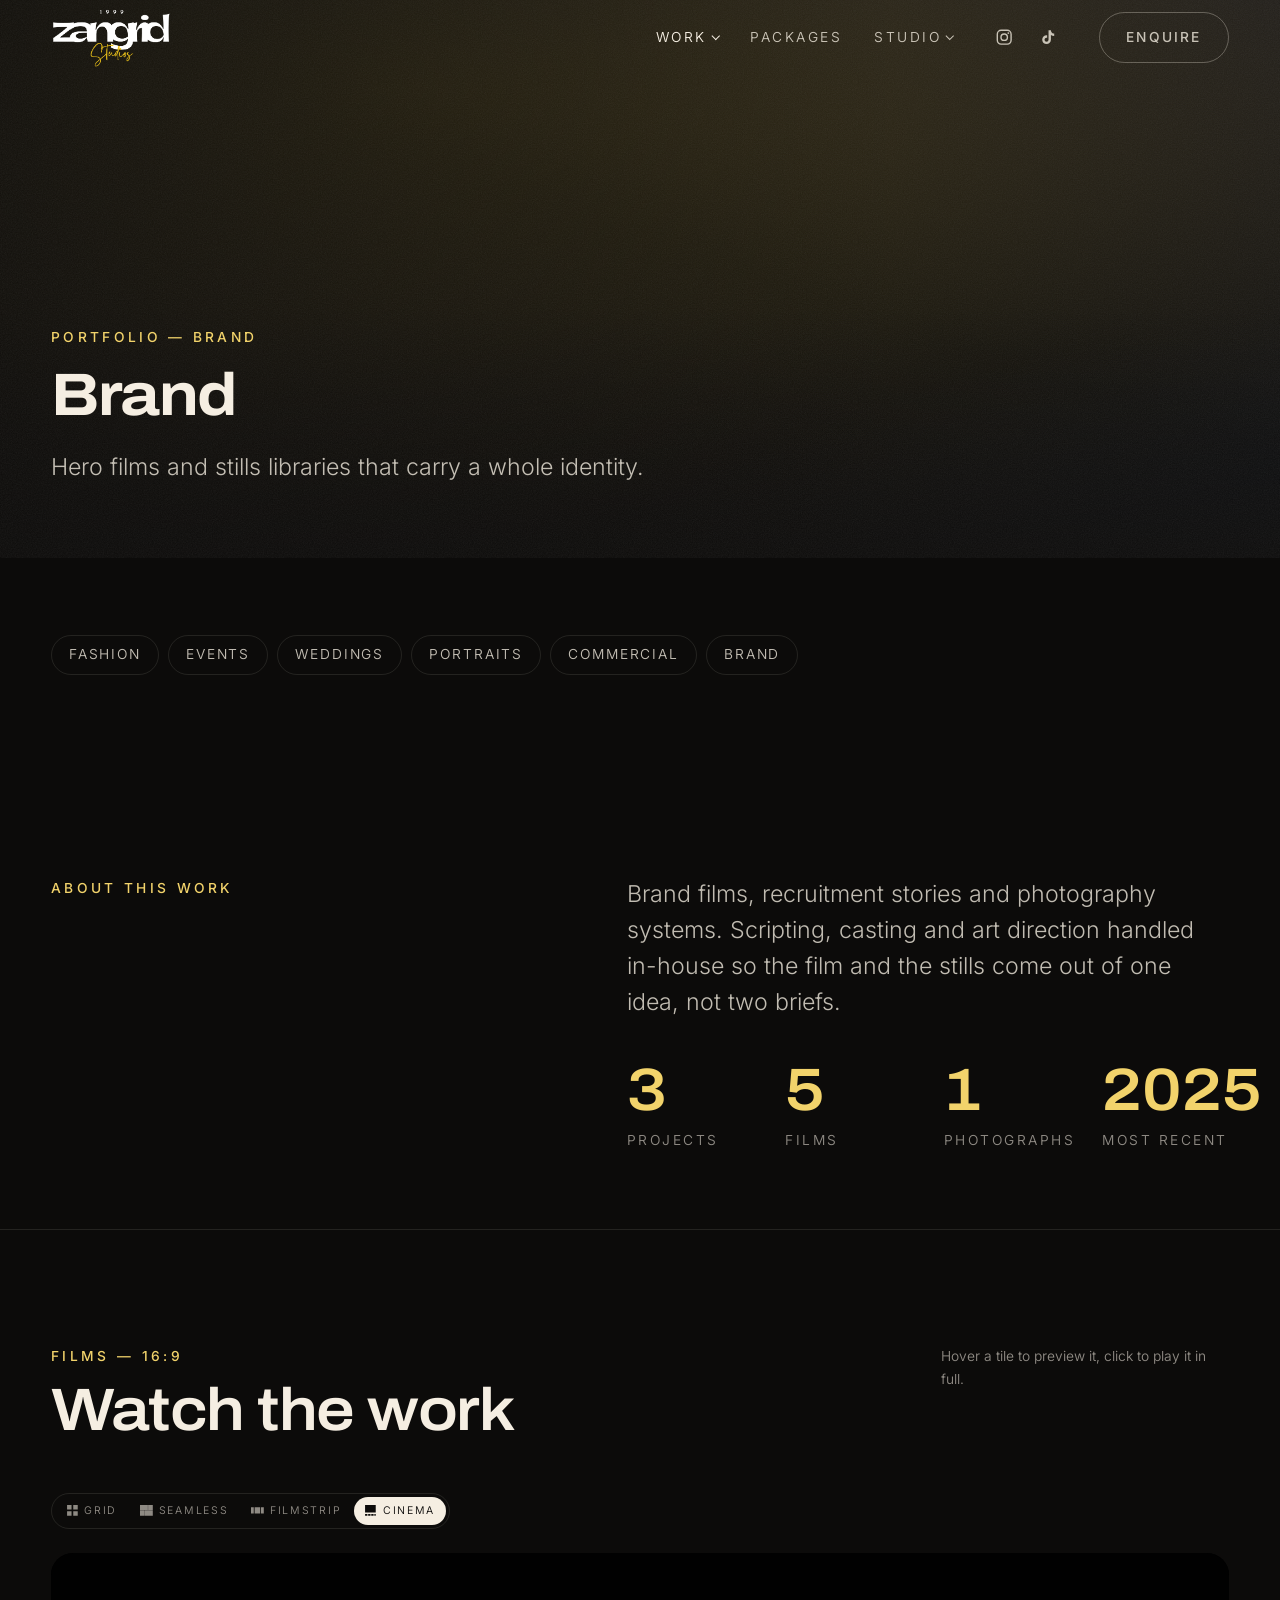
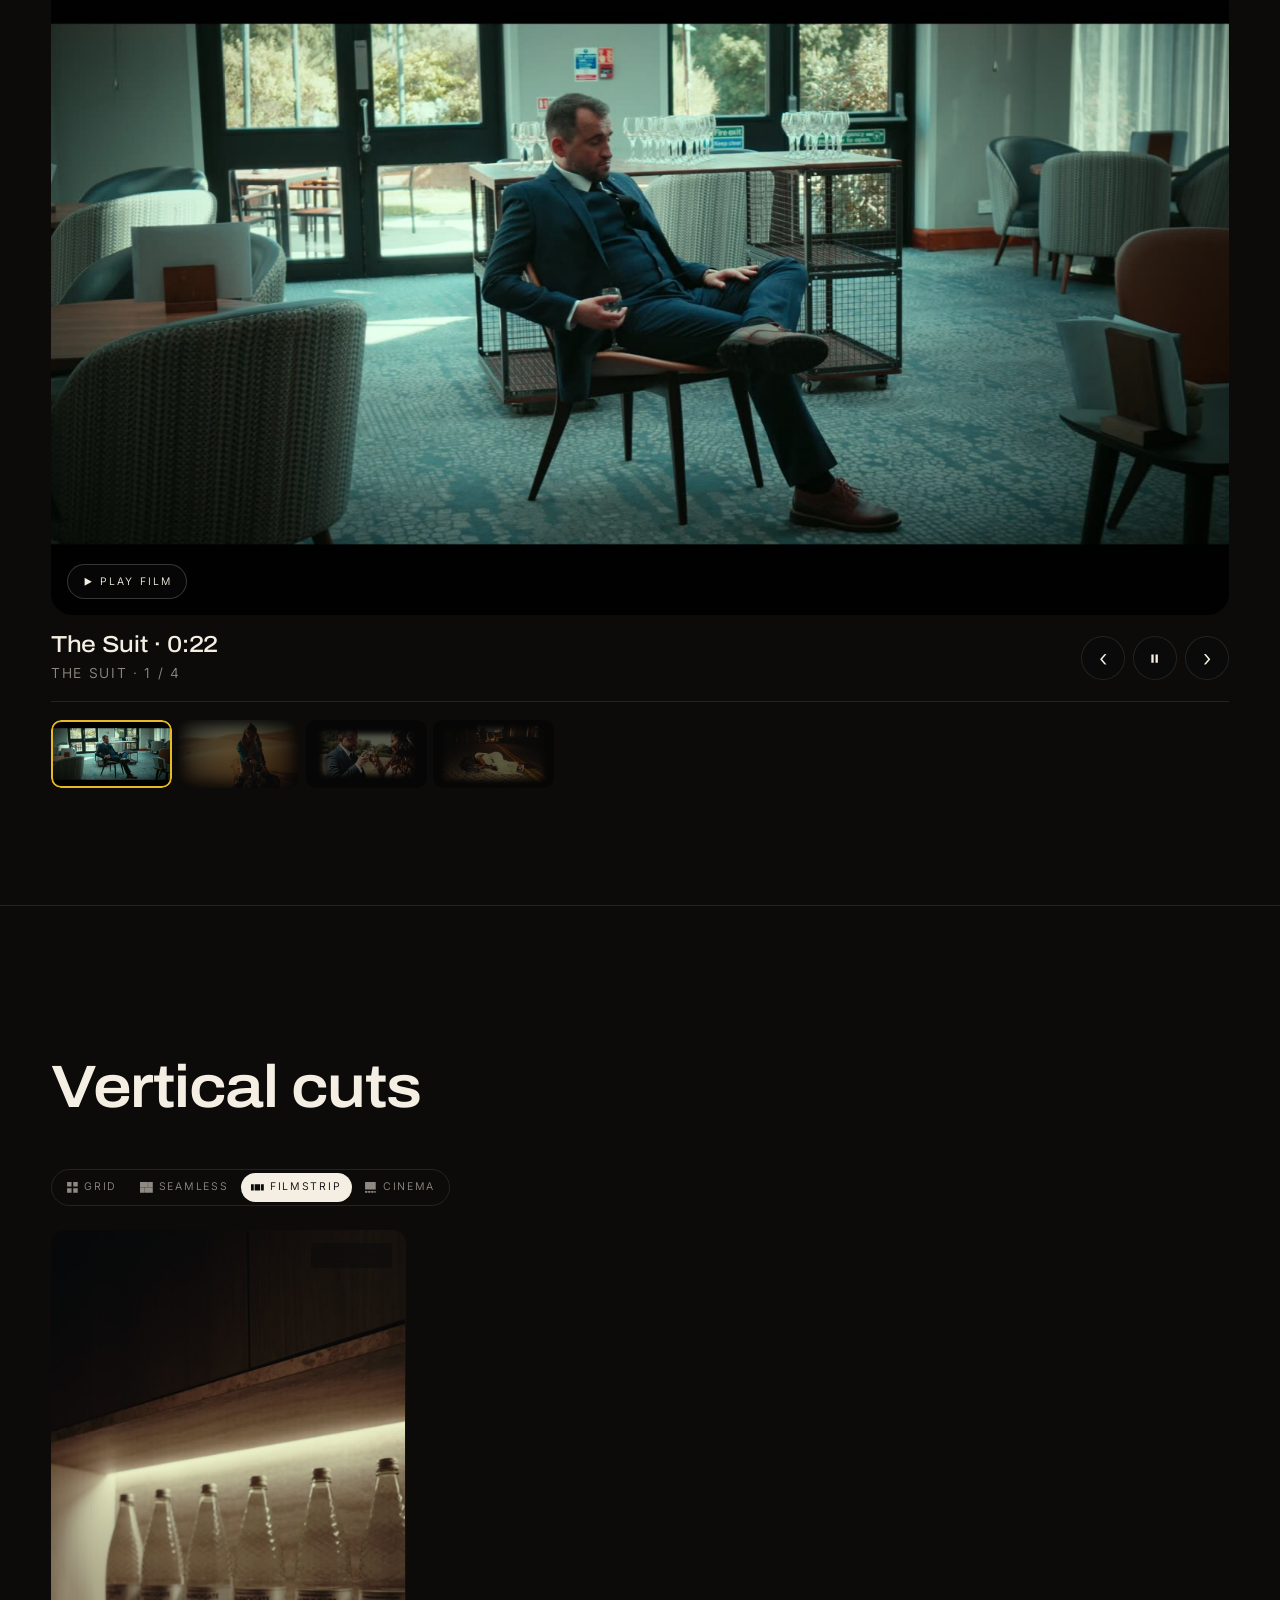
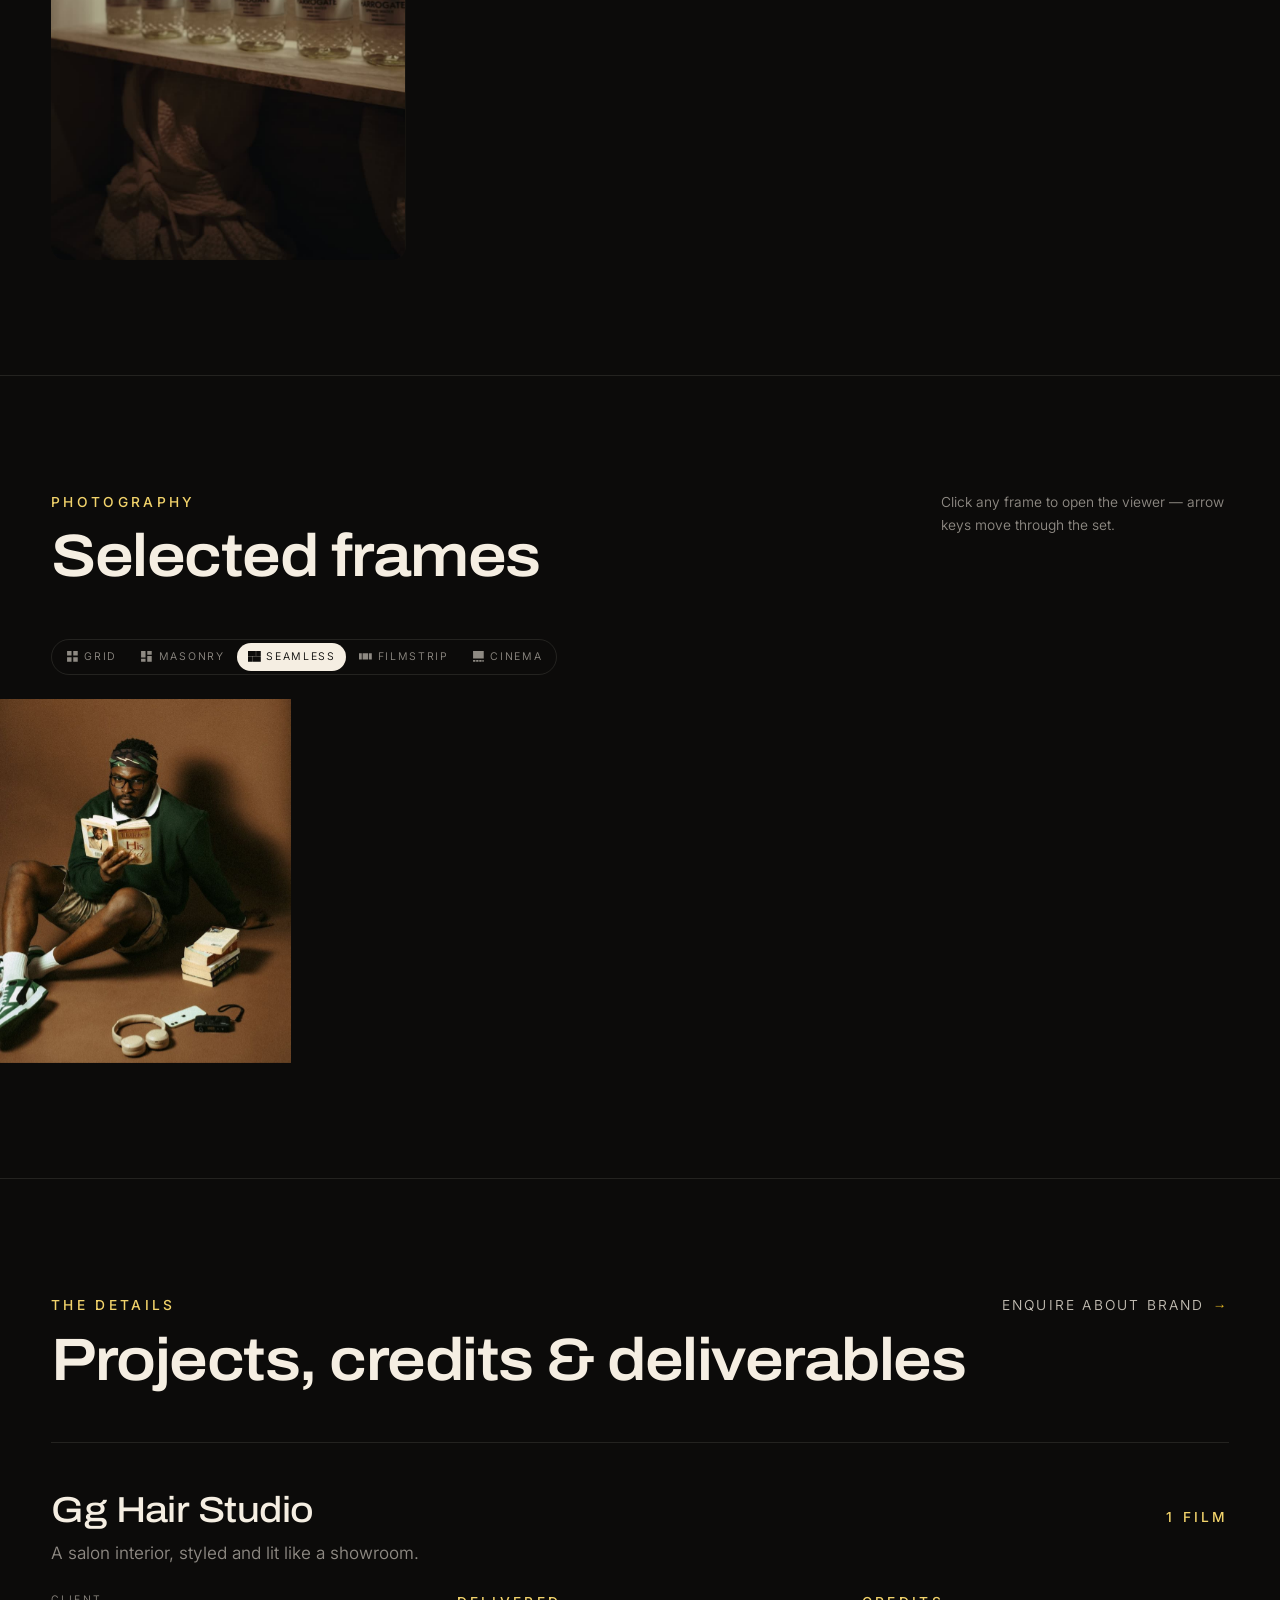
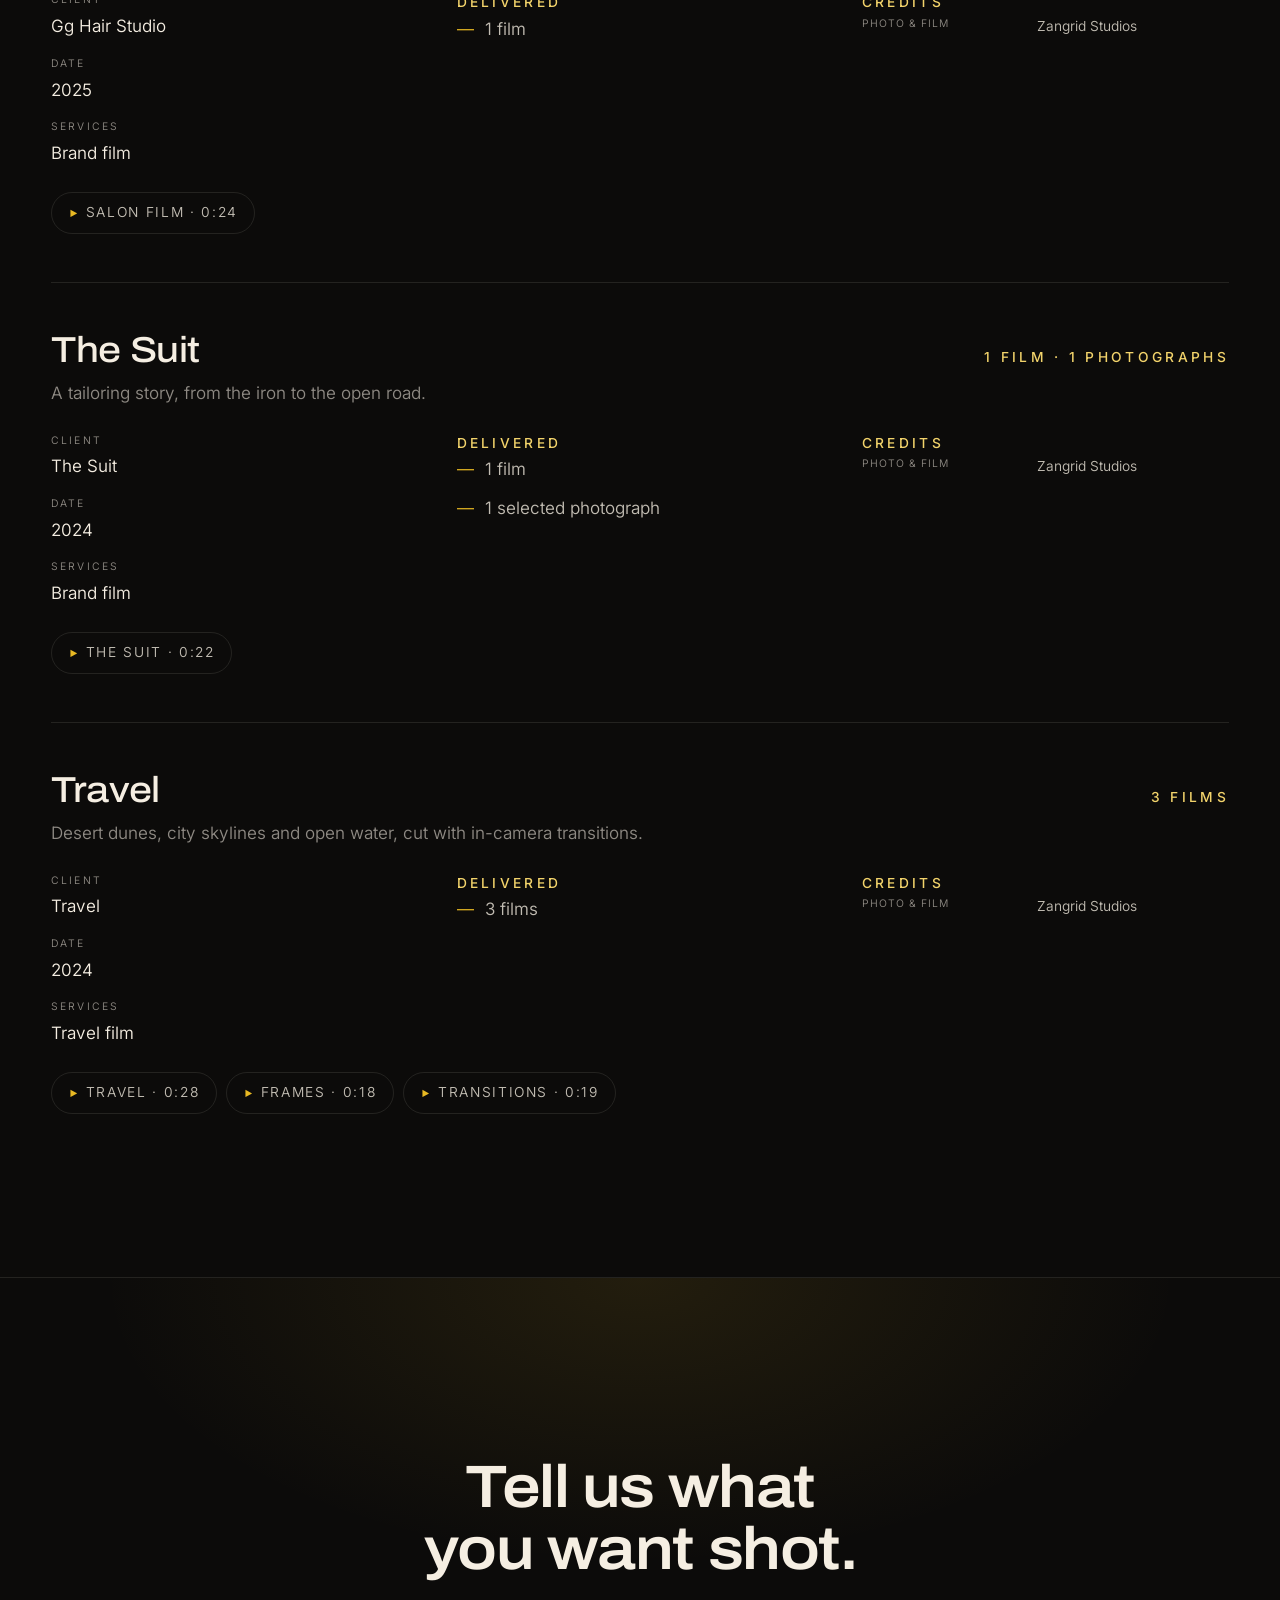
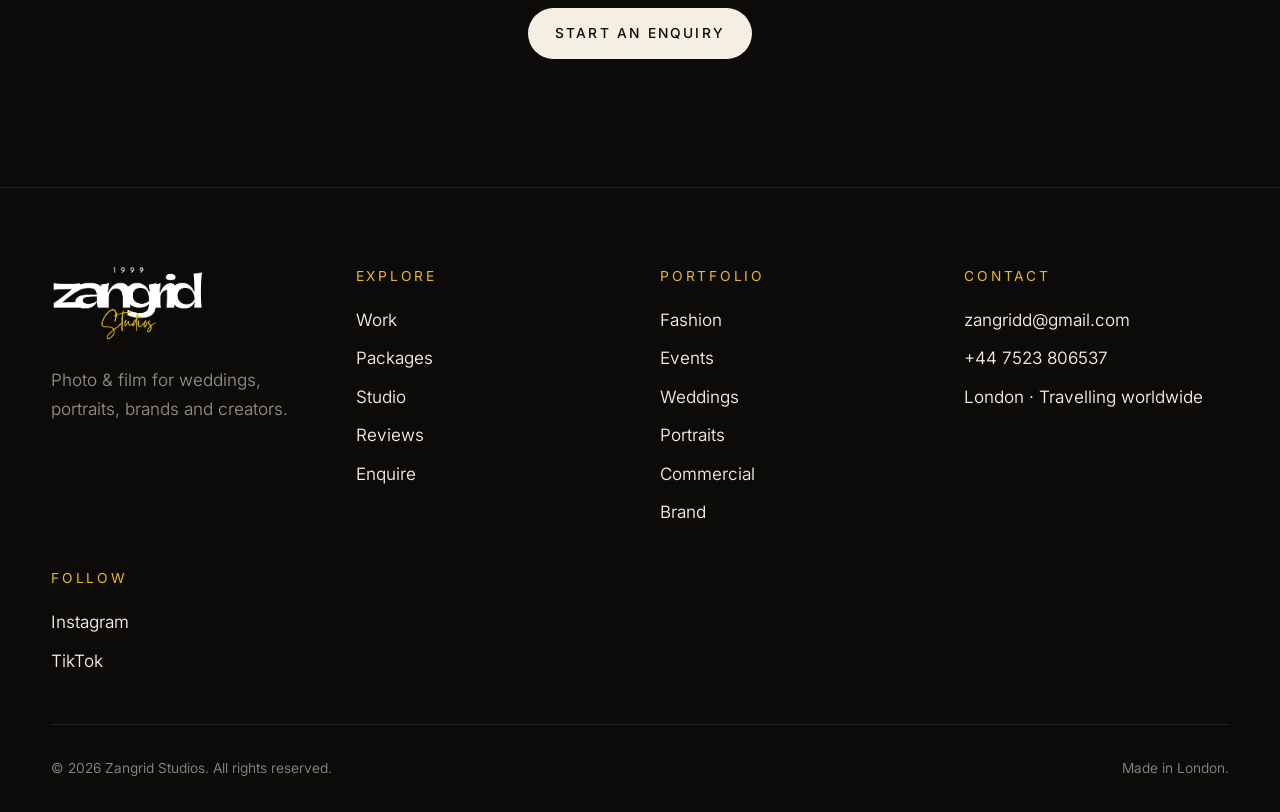
<file: brand.html>
<!doctype html>
<html lang="en">
<head>
<meta charset="utf-8">
<meta name="viewport" content="width=device-width, initial-scale=1">
<meta http-equiv="Content-Security-Policy" content="default-src 'self'; script-src 'self'; style-src 'self' 'unsafe-inline'; font-src 'self'; img-src 'self' data: blob:; media-src 'self' blob:; frame-src https://drive.google.com https://www.youtube-nocookie.com https://player.vimeo.com; connect-src 'self' https://formsubmit.co; form-action 'self' https://formsubmit.co mailto:; base-uri 'self'; object-src 'none'; upgrade-insecure-requests">
<meta name="referrer" content="strict-origin-when-cross-origin">
<title>Brand — Zangrid Studios</title>
<meta name="description" content="Hero films and stills libraries that carry a whole identity. Brand photography and film by Zangrid Studios.">
<meta name="theme-color" content="#0b0b0c">
<link rel="canonical" href="https://zangridstudios.com/brand.html">
<meta property="og:type" content="website">
<meta property="og:title" content="Brand — Zangrid Studios">
<meta property="og:description" content="Hero films and stills libraries that carry a whole identity.">
<link rel="icon" href="assets/img/brand/favicon-32.png" type="image/png" sizes="32x32">
<link rel="icon" href="favicon.ico" sizes="any">
<link rel="apple-touch-icon" href="assets/img/brand/apple-touch-icon.png">
<link rel="preload" href="assets/fonts/archivo-var.woff2" as="font" type="font/woff2" crossorigin>
<link rel="preload" href="assets/fonts/inter-var.woff2" as="font" type="font/woff2" crossorigin>
<link rel="stylesheet" href="assets/css/main.css">
</head>
<body>
<a class="skip" href="#main">Skip to content</a>

<header class="nav">
  <div class="nav__inner">
    <a class="brand" href="index.html" aria-label="Zangrid Studios, home"><img src="assets/img/brand/logo-white-yellow.png" alt="Zangrid Studios" width="399" height="199"></a>
    <nav class="nav__links" aria-label="Primary">
      <div class="nav__drop">
        <button class="nav__drop-btn" type="button" aria-expanded="false" aria-haspopup="true">Work</button>
        <div class="nav__panel">
          <a data-nav="work.html" href="work.html">All work<small>Every project, filterable</small></a>
          <a data-nav="fashion.html" href="fashion.html">Fashion<small>Lookbooks &amp; campaigns</small></a>
          <a data-nav="events.html" href="events.html">Events<small>Launches &amp; conferences</small></a>
          <a data-nav="weddings.html" href="weddings.html">Weddings<small>Films &amp; galleries</small></a>
          <a data-nav="portraits.html" href="portraits.html">Portraits<small>People &amp; founders</small></a>
          <a data-nav="commercial.html" href="commercial.html">Commercial<small>Product &amp; advertising</small></a>
          <a data-nav="brand.html" href="brand.html">Brand<small>Hero films &amp; libraries</small></a>
        </div>
      </div>
      <a class="nav__link" data-nav="packages.html" href="packages.html">Packages</a>
      <div class="nav__drop">
        <button class="nav__drop-btn" type="button" aria-expanded="false" aria-haspopup="true">Studio</button>
        <div class="nav__panel">
          <a data-nav="about.html" href="about.html">The studio<small>Crew, approach, kit</small></a>
          <a data-nav="reviews.html" href="reviews.html">Client reviews<small>What clients said</small></a>
        </div>
      </div>
      <a class="btn btn--ghost" href="enquiry.html">Enquire</a>
    </nav>
    <button class="nav__toggle" type="button" aria-expanded="false" aria-controls="site-menu" aria-label="Open menu">
      <span></span><span></span><span></span>
    </button>
  </div>
</header>

<div class="menu" id="site-menu" aria-hidden="true">
  <nav aria-label="Mobile">
    <a class="menu__link" href="index.html">Home</a>
    <a class="menu__link" href="work.html">Work</a>
    <div class="menu__sub">
      <a href="fashion.html">Fashion</a>
      <a href="events.html">Events</a>
      <a href="weddings.html">Weddings</a>
      <a href="portraits.html">Portraits</a>
      <a href="commercial.html">Commercial</a>
      <a href="brand.html">Brand</a>
    </div>
    <a class="menu__link" href="packages.html">Packages</a>
    <a class="menu__link" href="about.html">Studio</a>
    <div class="menu__sub">
      <a href="reviews.html">Client reviews</a>
    </div>
    <a class="menu__link" href="enquiry.html">Enquire</a>
  </nav>
  <div class="menu__meta">
    <a href="mailto:zangridd@gmail.com" data-site="email">zangridd@gmail.com</a>
    <a href="https://www.instagram.com/zangrid.jpg/" data-site="instagram" data-site-href-only target="_blank" rel="noopener noreferrer">Instagram</a>
    <a href="https://www.tiktok.com/@zangrid" data-site="tiktok" data-site-href-only target="_blank" rel="noopener noreferrer">TikTok</a>
    <span data-site="location">London · Travelling worldwide</span>
  </div>
</div>

<main id="main">
  <!-- ============ hero ============ -->
  <section class="hero hero--inner grain" aria-label="Brand">
    <div class="hero__media" data-hero-media="brand"><div class="hero__fallback" aria-hidden="true"></div></div>
    <div class="hero__scrim" aria-hidden="true"></div>
    <div class="wrap hero__body">
      <p class="eyebrow">Portfolio — Brand</p>
      <h1 style="font-size:var(--step-3);max-width:16ch;margin-top:1rem">Brand</h1>
      <p class="lede" style="margin-top:1.5rem" data-category-copy="brand:lede">Hero films and stills libraries that carry a whole identity.</p>
    </div>
  </section>

  <!-- ============ jump between categories ============ -->
  <section class="section--tight wrap">
    <div class="svc-nav" data-category-nav="brand" aria-label="Other categories"></div>
  </section>

  <!-- ============ intro + counts ============ -->
  <section class="section--tight wrap">
    <div class="split">
      <div>
        <p class="eyebrow reveal">About this work</p>
      </div>
      <div>
        <p class="lede reveal" data-category-copy="brand:intro">Brand films, recruitment stories and photography systems. Scripting, casting and art direction handled in-house so the film and the stills come out of one idea, not two briefs.</p>
        <div class="stats reveal" data-delay="1" data-category-stats="brand" style="margin-top:2.5rem"></div>
      </div>
    </div>
  </section>

  <!-- ============ films, 16:9 ============ -->
  <section class="section section--line wrap" id="films">
    <div class="section-head">
      <div>
        <p class="eyebrow reveal">Films — 16:9</p>
        <h2 class="reveal" style="margin-top:.75rem">Watch the work</h2>
      </div>
      <p class="muted reveal" style="max-width:32ch;font-size:var(--step--1)">Hover a tile to preview it,
        click to play it in full.</p>
    </div>
    <div class="reel-grid" data-film-grid data-category="brand" data-orientation="horizontal"></div>
  </section>

  <!-- ============ films, 9:16 ============ -->
  <section class="section section--line wrap" id="vertical">
    <div class="section-head">
      <div>
        <p class="eyebrow reveal">Films — 9:16</p>
        <h2 class="reveal" style="margin-top:.75rem">Vertical cuts</h2>
      </div>
      <p class="muted reveal" style="max-width:32ch;font-size:var(--step--1)">Framed vertically on the
        shoot, not cropped down afterwards.</p>
    </div>
    <div class="reel-grid reel-grid--vertical" data-film-grid data-category="brand" data-orientation="vertical"></div>
  </section>

  <!-- ============ photography ============ -->
  <section class="section section--line wrap" id="photography">
    <div class="section-head">
      <div>
        <p class="eyebrow reveal">Photography</p>
        <h2 class="reveal" style="margin-top:.75rem">Selected frames</h2>
      </div>
      <p class="muted reveal" style="max-width:32ch;font-size:var(--step--1)">Click any frame to open the
        viewer — arrow keys move through the set.</p>
    </div>
    <div class="photo-grid" data-photo-grid data-category="brand"></div>
  </section>

  <!-- ============ project details ============ -->
  <section class="section section--line wrap" id="details">
    <div class="section-head">
      <div>
        <p class="eyebrow reveal">The details</p>
        <h2 class="reveal" style="margin-top:.75rem">Projects, credits &amp; deliverables</h2>
      </div>
      <a class="arrow-link reveal" href="enquiry.html?service=brand">Enquire about brand</a>
    </div>
    <div data-project-details="brand"></div>
  </section>

  <section class="cta wrap">
    <p class="eyebrow reveal">Brand</p>
    <h2 class="reveal" style="max-width:18ch">Tell us what you want shot.</h2>
    <a class="btn btn--solid reveal" data-delay="1" href="enquiry.html?service=brand">Start an enquiry</a>
  </section>
</main>

<footer class="footer">
  <div class="wrap">
    <div class="footer__grid">
      <div>
        <a class="brand" href="index.html" aria-label="Zangrid Studios, home"><img src="assets/img/brand/logo-white-yellow.png" alt="Zangrid Studios" width="399" height="199"></a>
        <p class="muted" style="margin-top:1rem;max-width:24ch" data-site="tagline">Photo &amp; film for weddings, portraits, brands and creators.</p>
      </div>
      <div>
        <h4>Explore</h4>
        <ul>
          <li><a href="work.html">Work</a></li>
          <li><a href="packages.html">Packages</a></li>
          <li><a href="about.html">Studio</a></li>
          <li><a href="reviews.html">Reviews</a></li>
          <li><a href="enquiry.html">Enquire</a></li>
        </ul>
      </div>
      <div>
        <h4>Portfolio</h4>
        <ul>
          <li><a href="fashion.html">Fashion</a></li>
          <li><a href="events.html">Events</a></li>
          <li><a href="weddings.html">Weddings</a></li>
          <li><a href="portraits.html">Portraits</a></li>
          <li><a href="commercial.html">Commercial</a></li>
          <li><a href="brand.html">Brand</a></li>
        </ul>
      </div>
      <div>
        <h4>Contact</h4>
        <ul>
          <li><a href="mailto:zangridd@gmail.com" data-site="email">zangridd@gmail.com</a></li>
          <li><a href="tel:+447523806537" data-site="phone">+44 7523 806537</a></li>
          <li><span data-site="location">London · Travelling worldwide</span></li>
        </ul>
      </div>
      <div>
        <h4>Follow</h4>
        <ul>
          <li><a href="https://www.instagram.com/zangrid.jpg/" data-site="instagram" data-site-href-only target="_blank" rel="noopener noreferrer">Instagram</a></li>
          <li><a href="https://www.tiktok.com/@zangrid" data-site="tiktok" data-site-href-only target="_blank" rel="noopener noreferrer">TikTok</a></li>
        </ul>
      </div>
    </div>
    <div class="footer__bar">
      <span>&copy; <span data-year>2026</span> Zangrid Studios. All rights reserved.</span>
      <span>Made in London.</span>
    </div>
  </div>
</footer>

<script src="assets/js/data.js"></script>
<script src="assets/js/packages.js"></script>
<script src="assets/js/main.js"></script>
</body>
</html>
</file>
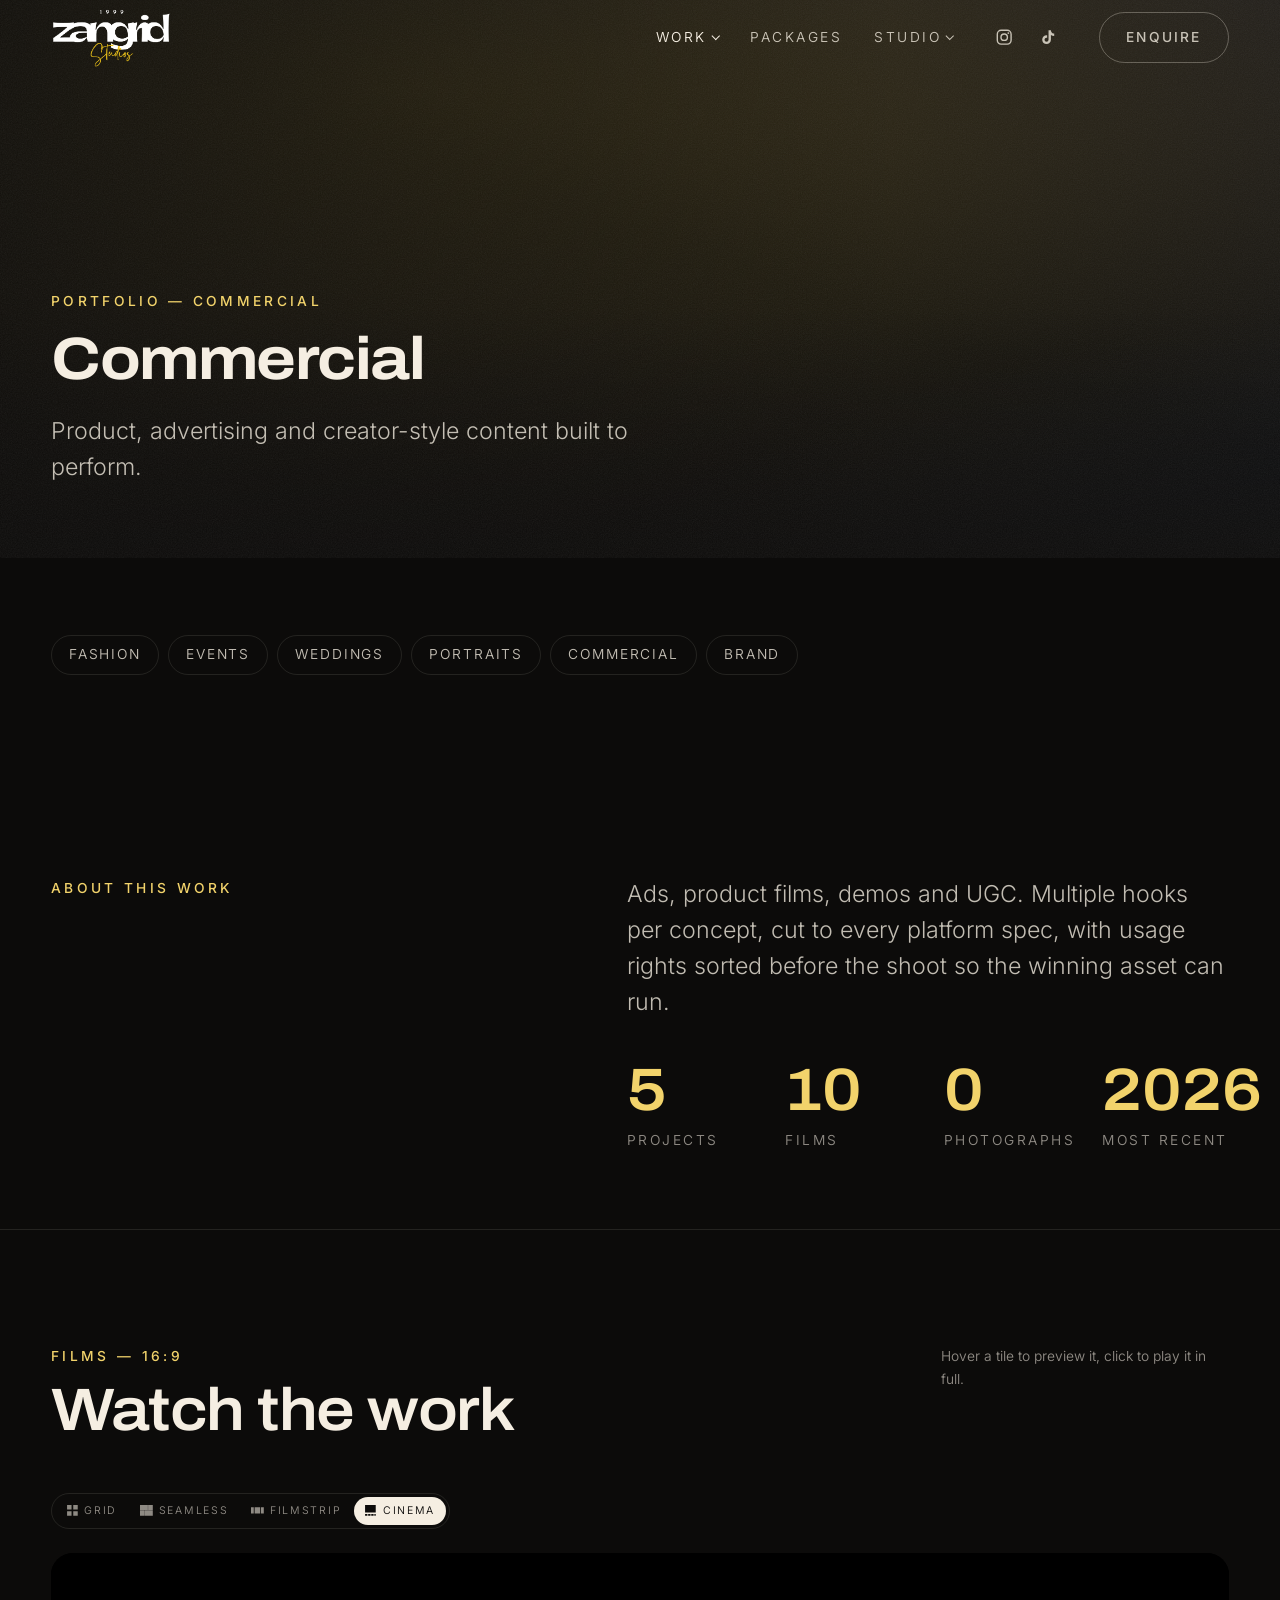
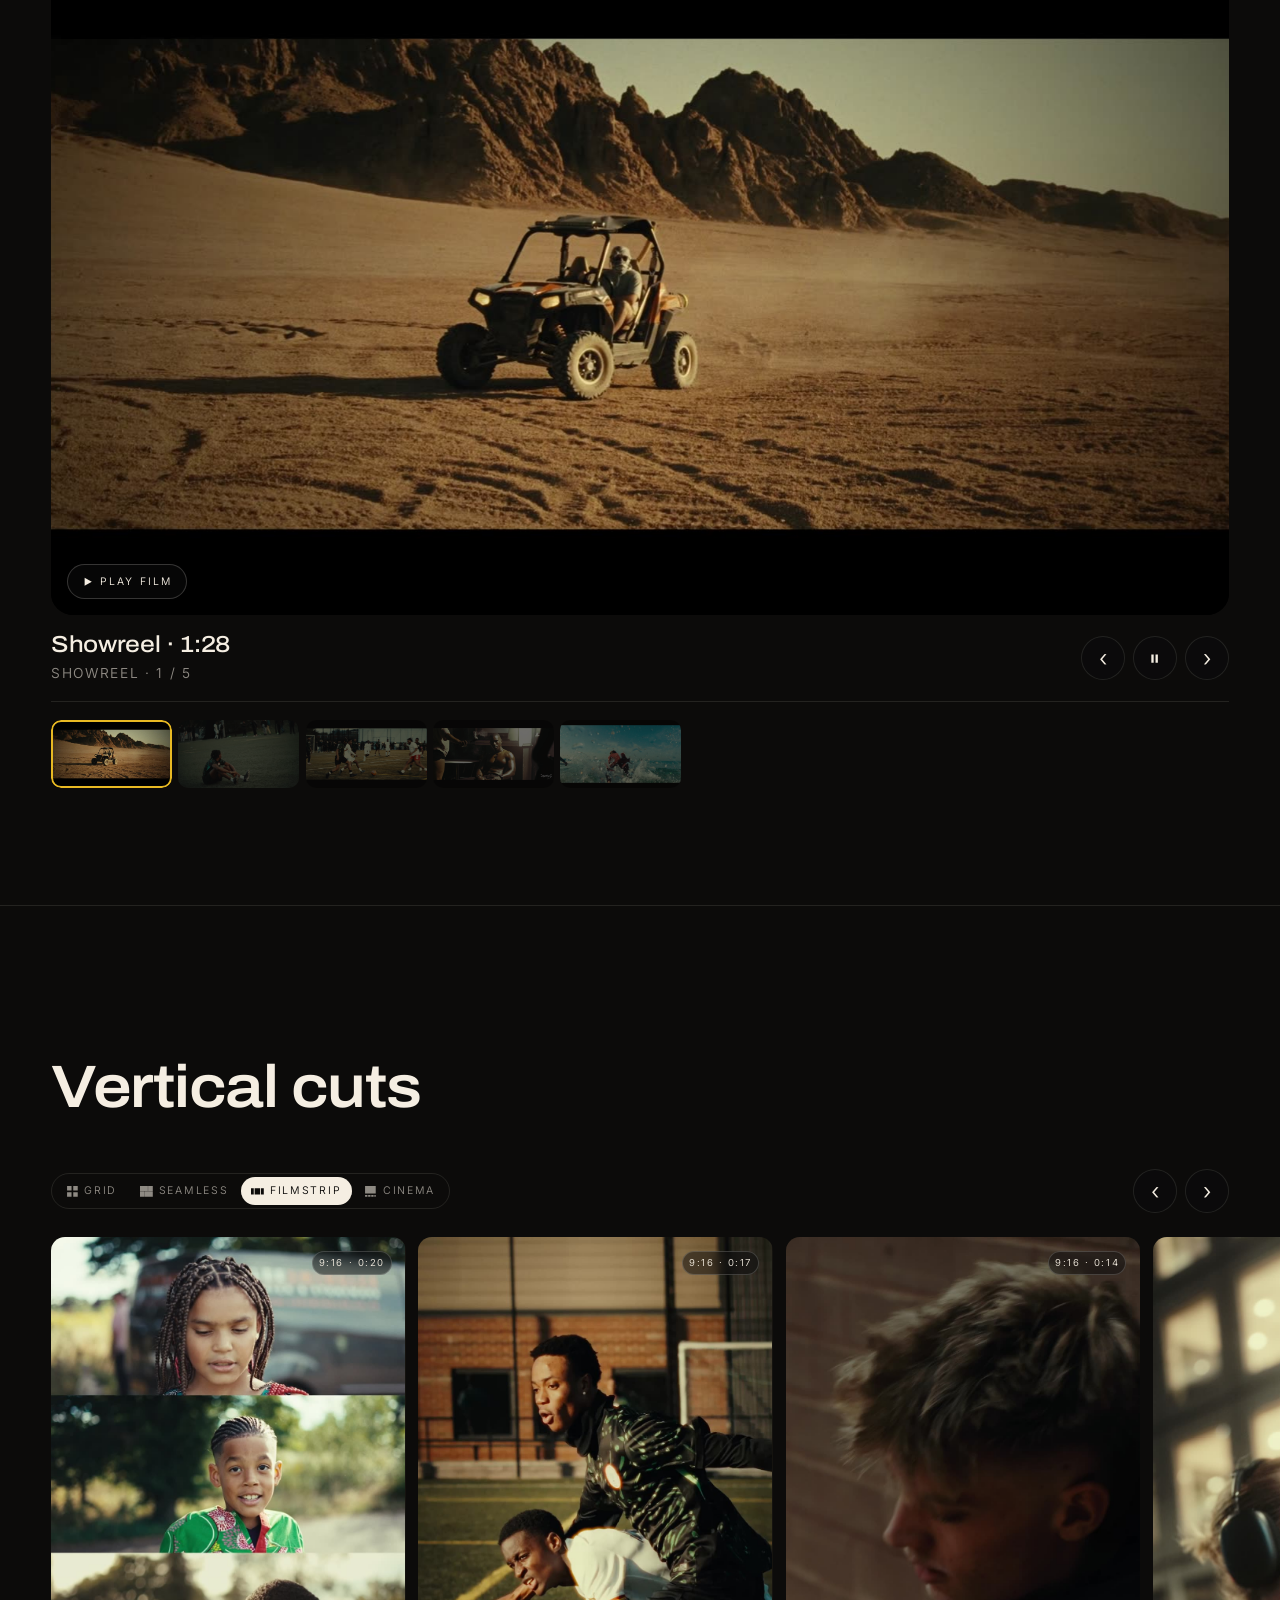
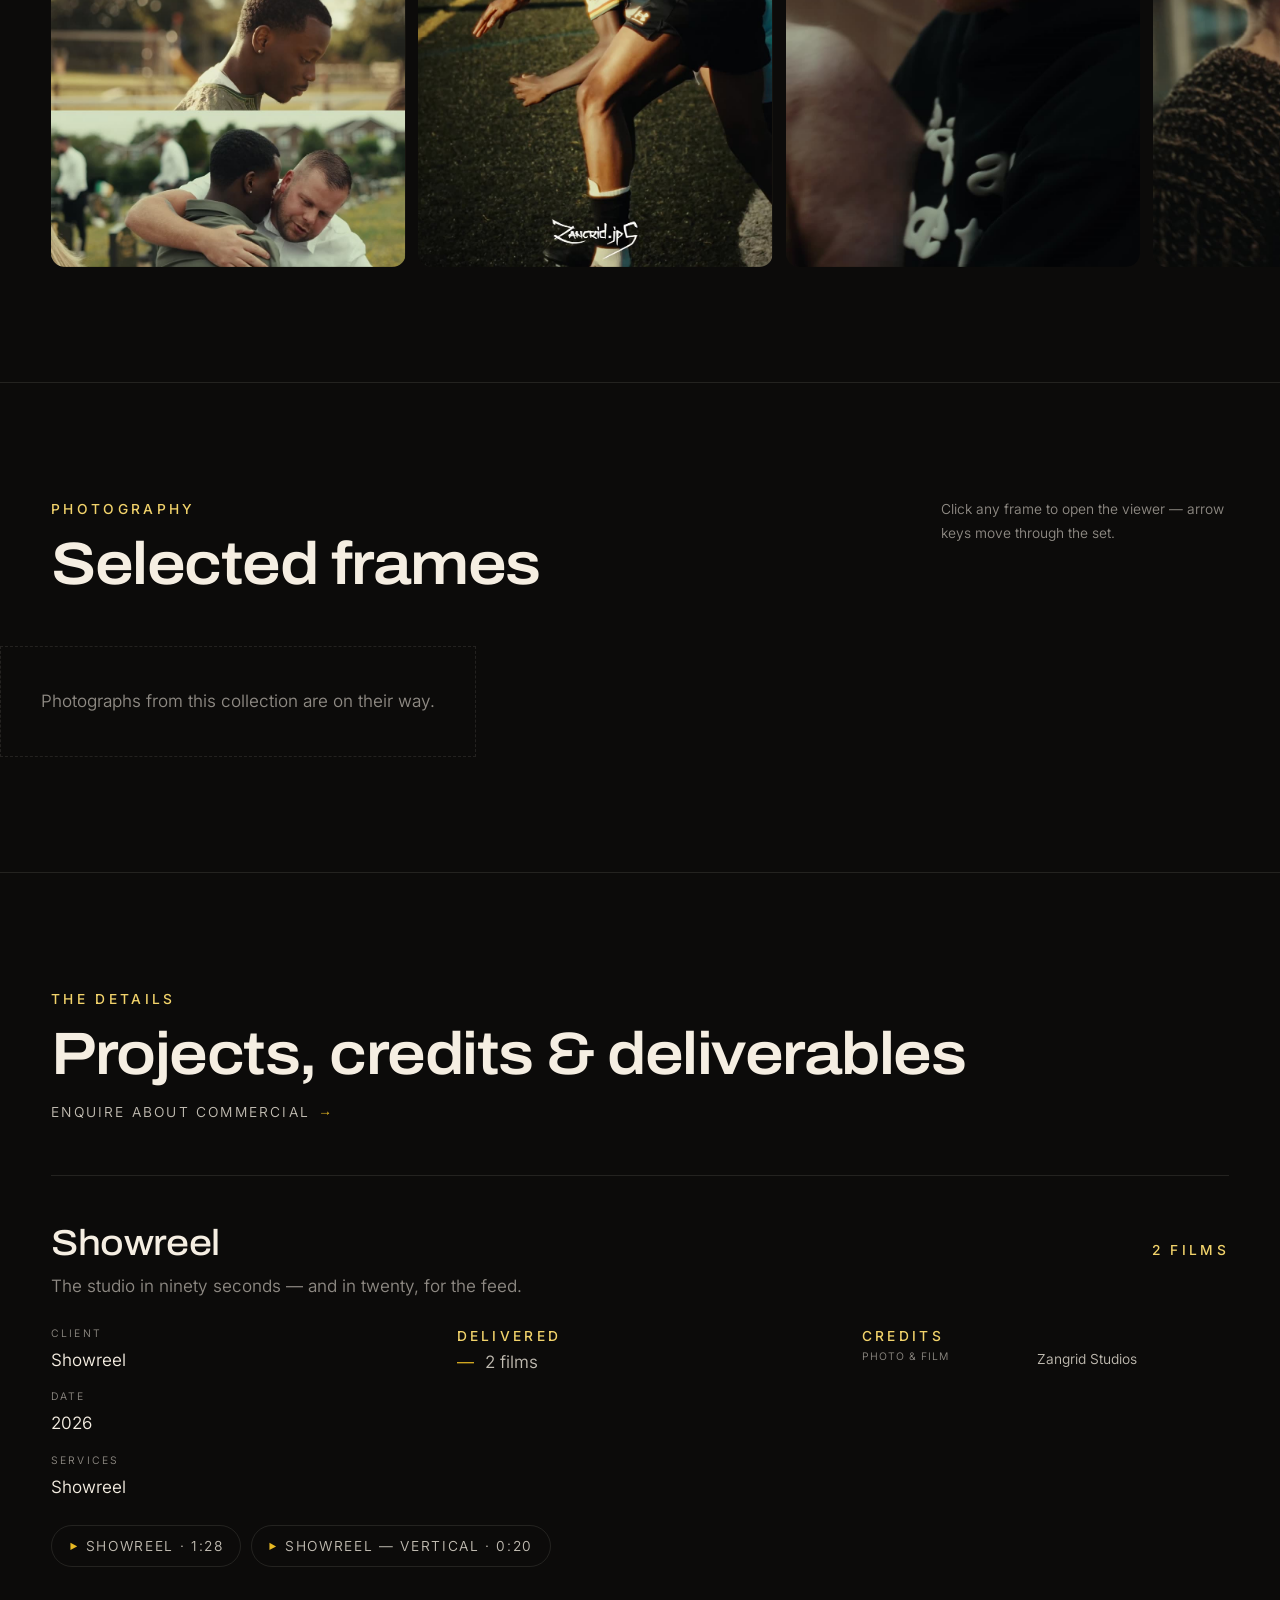
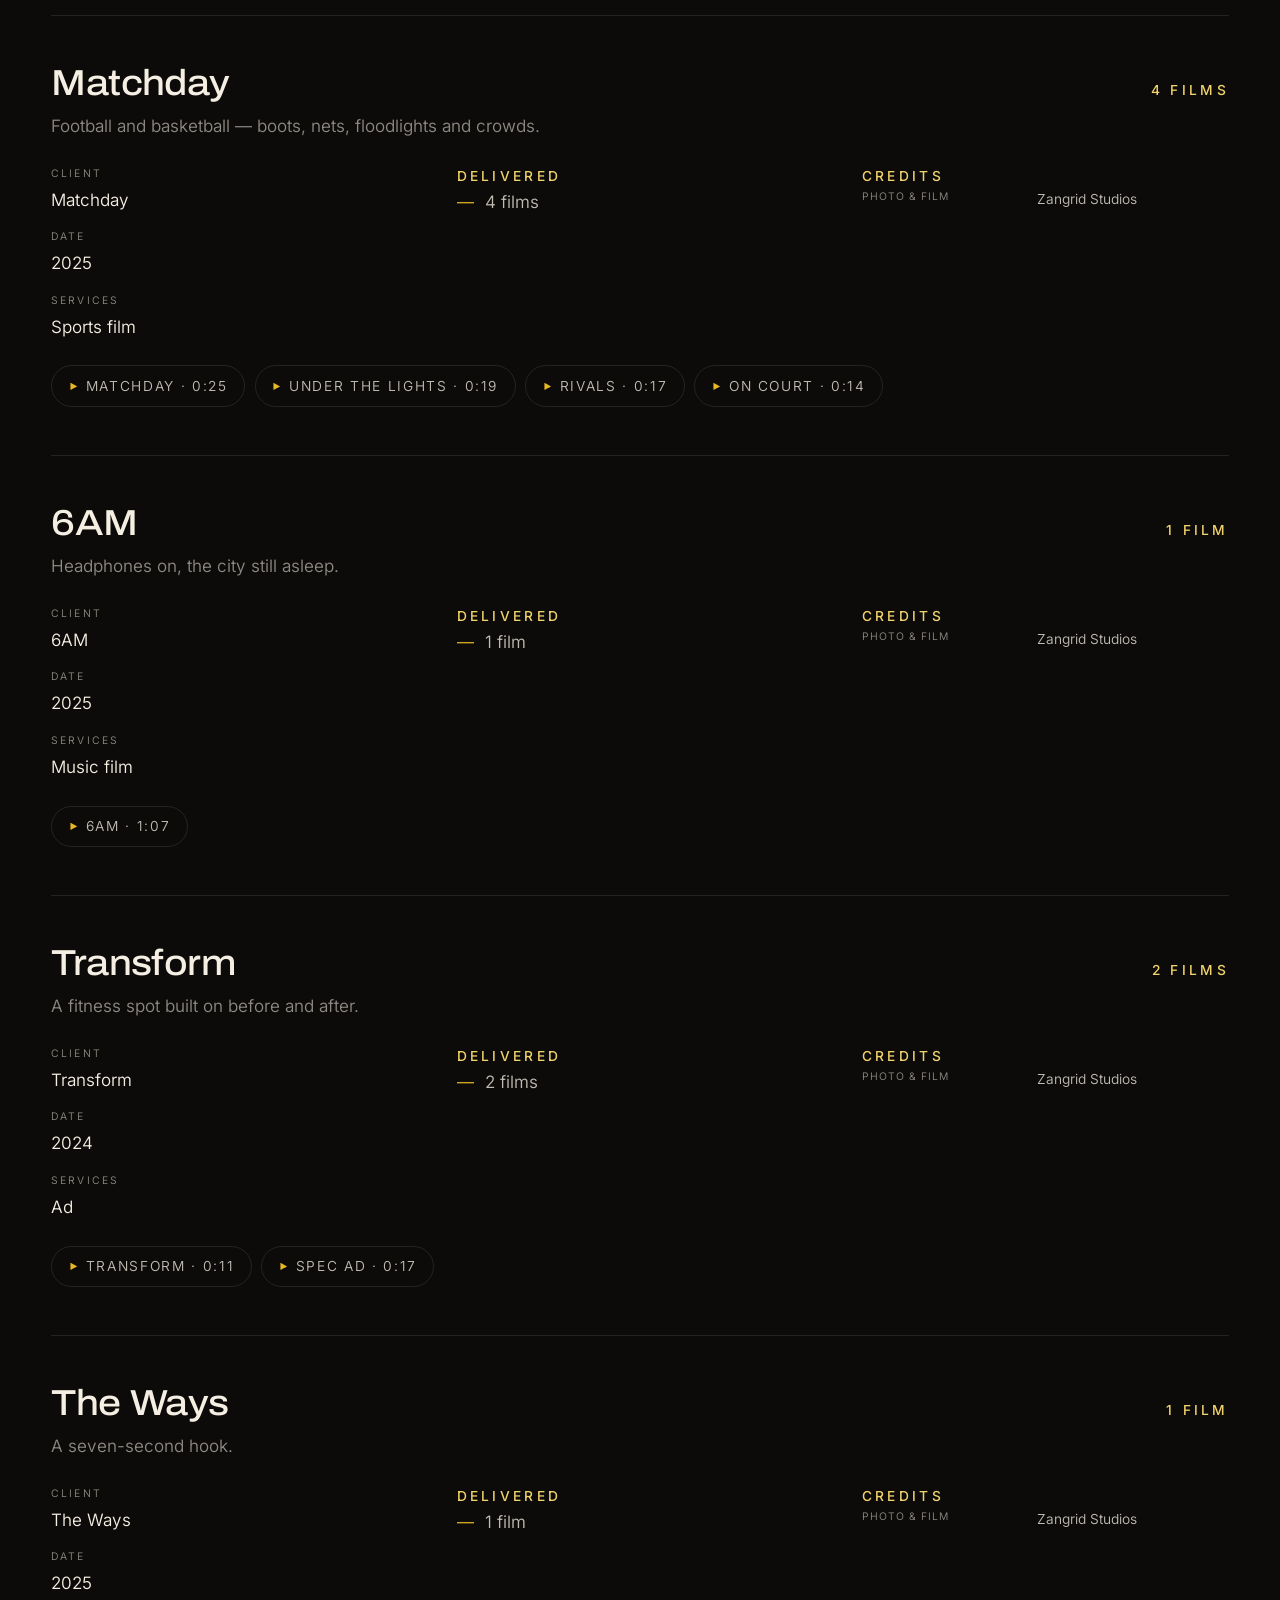
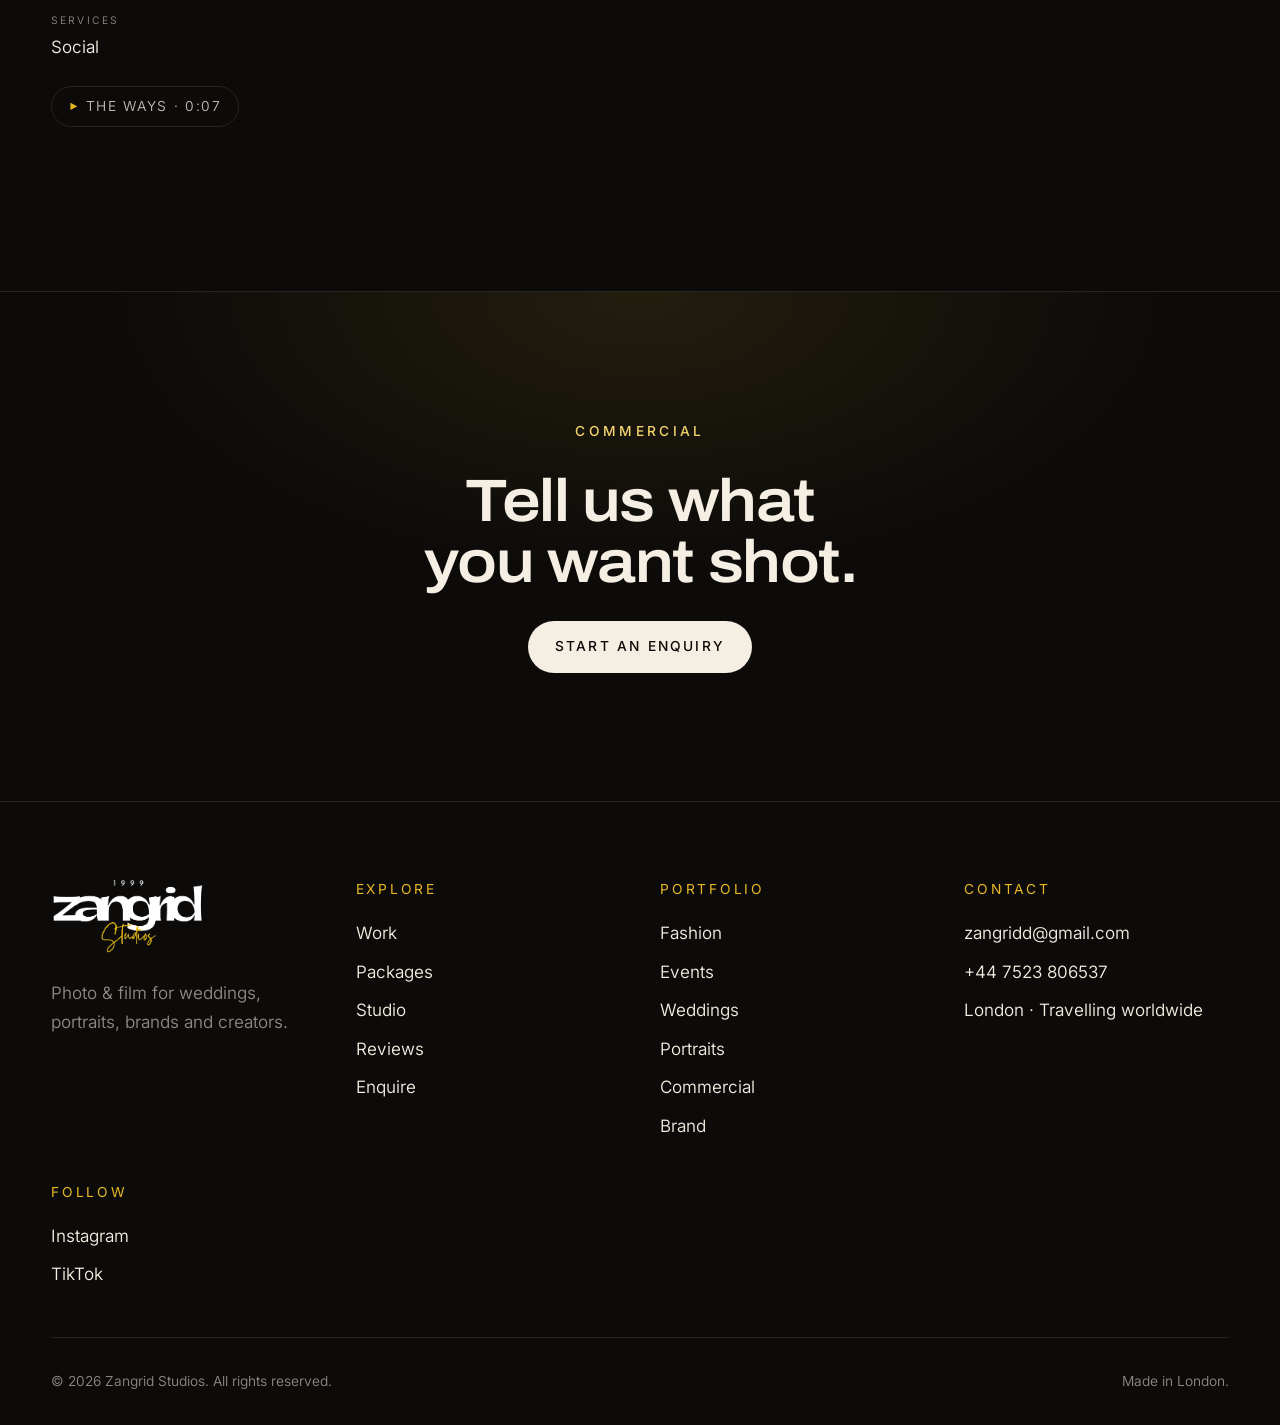
<file: commercial.html>
<!doctype html>
<html lang="en">
<head>
<meta charset="utf-8">
<meta name="viewport" content="width=device-width, initial-scale=1">
<meta http-equiv="Content-Security-Policy" content="default-src 'self'; script-src 'self'; style-src 'self' 'unsafe-inline'; font-src 'self'; img-src 'self' data: blob:; media-src 'self' blob:; frame-src https://drive.google.com https://www.youtube-nocookie.com https://player.vimeo.com; connect-src 'self' https://formsubmit.co; form-action 'self' https://formsubmit.co mailto:; base-uri 'self'; object-src 'none'; upgrade-insecure-requests">
<meta name="referrer" content="strict-origin-when-cross-origin">
<title>Commercial — Zangrid Studios</title>
<meta name="description" content="Product, advertising and creator-style content built to perform. Commercial photography and film by Zangrid Studios.">
<meta name="theme-color" content="#0b0b0c">
<link rel="canonical" href="https://zangridstudios.com/commercial.html">
<meta property="og:type" content="website">
<meta property="og:title" content="Commercial — Zangrid Studios">
<meta property="og:description" content="Product, advertising and creator-style content built to perform.">
<link rel="icon" href="assets/img/brand/favicon-32.png" type="image/png" sizes="32x32">
<link rel="icon" href="favicon.ico" sizes="any">
<link rel="apple-touch-icon" href="assets/img/brand/apple-touch-icon.png">
<link rel="preload" href="assets/fonts/archivo-var.woff2" as="font" type="font/woff2" crossorigin>
<link rel="preload" href="assets/fonts/inter-var.woff2" as="font" type="font/woff2" crossorigin>
<link rel="stylesheet" href="assets/css/main.css">
</head>
<body>
<a class="skip" href="#main">Skip to content</a>

<header class="nav">
  <div class="nav__inner">
    <a class="brand" href="index.html" aria-label="Zangrid Studios, home"><img src="assets/img/brand/logo-white-yellow.png" alt="Zangrid Studios" width="399" height="199"></a>
    <nav class="nav__links" aria-label="Primary">
      <div class="nav__drop">
        <button class="nav__drop-btn" type="button" aria-expanded="false" aria-haspopup="true">Work</button>
        <div class="nav__panel">
          <a data-nav="work.html" href="work.html">All work<small>Every project, filterable</small></a>
          <a data-nav="fashion.html" href="fashion.html">Fashion<small>Lookbooks &amp; campaigns</small></a>
          <a data-nav="events.html" href="events.html">Events<small>Launches &amp; conferences</small></a>
          <a data-nav="weddings.html" href="weddings.html">Weddings<small>Films &amp; galleries</small></a>
          <a data-nav="portraits.html" href="portraits.html">Portraits<small>People &amp; founders</small></a>
          <a data-nav="commercial.html" href="commercial.html">Commercial<small>Product &amp; advertising</small></a>
          <a data-nav="brand.html" href="brand.html">Brand<small>Hero films &amp; libraries</small></a>
        </div>
      </div>
      <a class="nav__link" data-nav="packages.html" href="packages.html">Packages</a>
      <div class="nav__drop">
        <button class="nav__drop-btn" type="button" aria-expanded="false" aria-haspopup="true">Studio</button>
        <div class="nav__panel">
          <a data-nav="about.html" href="about.html">The studio<small>Crew, approach, kit</small></a>
          <a data-nav="reviews.html" href="reviews.html">Client reviews<small>What clients said</small></a>
        </div>
      </div>
      <a class="btn btn--ghost" href="enquiry.html">Enquire</a>
    </nav>
    <button class="nav__toggle" type="button" aria-expanded="false" aria-controls="site-menu" aria-label="Open menu">
      <span></span><span></span><span></span>
    </button>
  </div>
</header>

<div class="menu" id="site-menu" aria-hidden="true">
  <nav aria-label="Mobile">
    <a class="menu__link" href="index.html">Home</a>
    <a class="menu__link" href="work.html">Work</a>
    <div class="menu__sub">
      <a href="fashion.html">Fashion</a>
      <a href="events.html">Events</a>
      <a href="weddings.html">Weddings</a>
      <a href="portraits.html">Portraits</a>
      <a href="commercial.html">Commercial</a>
      <a href="brand.html">Brand</a>
    </div>
    <a class="menu__link" href="packages.html">Packages</a>
    <a class="menu__link" href="about.html">Studio</a>
    <div class="menu__sub">
      <a href="reviews.html">Client reviews</a>
    </div>
    <a class="menu__link" href="enquiry.html">Enquire</a>
  </nav>
  <div class="menu__meta">
    <a href="mailto:zangridd@gmail.com" data-site="email">zangridd@gmail.com</a>
    <a href="https://www.instagram.com/zangrid.jpg/" data-site="instagram" data-site-href-only target="_blank" rel="noopener noreferrer">Instagram</a>
    <a href="https://www.tiktok.com/@zangrid" data-site="tiktok" data-site-href-only target="_blank" rel="noopener noreferrer">TikTok</a>
    <span data-site="location">London · Travelling worldwide</span>
  </div>
</div>

<main id="main">
  <!-- ============ hero ============ -->
  <section class="hero hero--inner grain" aria-label="Commercial">
    <div class="hero__media" data-hero-media="commercial"><div class="hero__fallback" aria-hidden="true"></div></div>
    <div class="hero__scrim" aria-hidden="true"></div>
    <div class="wrap hero__body">
      <p class="eyebrow">Portfolio — Commercial</p>
      <h1 style="font-size:var(--step-3);max-width:16ch;margin-top:1rem">Commercial</h1>
      <p class="lede" style="margin-top:1.5rem" data-category-copy="commercial:lede">Product, advertising and creator-style content built to perform.</p>
    </div>
  </section>

  <!-- ============ jump between categories ============ -->
  <section class="section--tight wrap">
    <div class="svc-nav" data-category-nav="commercial" aria-label="Other categories"></div>
  </section>

  <!-- ============ intro + counts ============ -->
  <section class="section--tight wrap">
    <div class="split">
      <div>
        <p class="eyebrow reveal">About this work</p>
      </div>
      <div>
        <p class="lede reveal" data-category-copy="commercial:intro">Ads, product films, demos and UGC. Multiple hooks per concept, cut to every platform spec, with usage rights sorted before the shoot so the winning asset can run.</p>
        <div class="stats reveal" data-delay="1" data-category-stats="commercial" style="margin-top:2.5rem"></div>
      </div>
    </div>
  </section>

  <!-- ============ films, 16:9 ============ -->
  <section class="section section--line wrap" id="films">
    <div class="section-head">
      <div>
        <p class="eyebrow reveal">Films — 16:9</p>
        <h2 class="reveal" style="margin-top:.75rem">Watch the work</h2>
      </div>
      <p class="muted reveal" style="max-width:32ch;font-size:var(--step--1)">Hover a tile to preview it,
        click to play it in full.</p>
    </div>
    <div class="reel-grid" data-film-grid data-category="commercial" data-orientation="horizontal"></div>
  </section>

  <!-- ============ films, 9:16 ============ -->
  <section class="section section--line wrap" id="vertical">
    <div class="section-head">
      <div>
        <p class="eyebrow reveal">Films — 9:16</p>
        <h2 class="reveal" style="margin-top:.75rem">Vertical cuts</h2>
      </div>
      <p class="muted reveal" style="max-width:32ch;font-size:var(--step--1)">Framed vertically on the
        shoot, not cropped down afterwards.</p>
    </div>
    <div class="reel-grid reel-grid--vertical" data-film-grid data-category="commercial" data-orientation="vertical"></div>
  </section>

  <!-- ============ photography ============ -->
  <section class="section section--line wrap" id="photography">
    <div class="section-head">
      <div>
        <p class="eyebrow reveal">Photography</p>
        <h2 class="reveal" style="margin-top:.75rem">Selected frames</h2>
      </div>
      <p class="muted reveal" style="max-width:32ch;font-size:var(--step--1)">Click any frame to open the
        viewer — arrow keys move through the set.</p>
    </div>
    <div class="photo-grid" data-photo-grid data-category="commercial"></div>
  </section>

  <!-- ============ project details ============ -->
  <section class="section section--line wrap" id="details">
    <div class="section-head">
      <div>
        <p class="eyebrow reveal">The details</p>
        <h2 class="reveal" style="margin-top:.75rem">Projects, credits &amp; deliverables</h2>
      </div>
      <a class="arrow-link reveal" href="enquiry.html?service=ugc">Enquire about commercial</a>
    </div>
    <div data-project-details="commercial"></div>
  </section>

  <section class="cta wrap">
    <p class="eyebrow reveal">Commercial</p>
    <h2 class="reveal" style="max-width:18ch">Tell us what you want shot.</h2>
    <a class="btn btn--solid reveal" data-delay="1" href="enquiry.html?service=ugc">Start an enquiry</a>
  </section>
</main>

<footer class="footer">
  <div class="wrap">
    <div class="footer__grid">
      <div>
        <a class="brand" href="index.html" aria-label="Zangrid Studios, home"><img src="assets/img/brand/logo-white-yellow.png" alt="Zangrid Studios" width="399" height="199"></a>
        <p class="muted" style="margin-top:1rem;max-width:24ch" data-site="tagline">Photo &amp; film for weddings, portraits, brands and creators.</p>
      </div>
      <div>
        <h4>Explore</h4>
        <ul>
          <li><a href="work.html">Work</a></li>
          <li><a href="packages.html">Packages</a></li>
          <li><a href="about.html">Studio</a></li>
          <li><a href="reviews.html">Reviews</a></li>
          <li><a href="enquiry.html">Enquire</a></li>
        </ul>
      </div>
      <div>
        <h4>Portfolio</h4>
        <ul>
          <li><a href="fashion.html">Fashion</a></li>
          <li><a href="events.html">Events</a></li>
          <li><a href="weddings.html">Weddings</a></li>
          <li><a href="portraits.html">Portraits</a></li>
          <li><a href="commercial.html">Commercial</a></li>
          <li><a href="brand.html">Brand</a></li>
        </ul>
      </div>
      <div>
        <h4>Contact</h4>
        <ul>
          <li><a href="mailto:zangridd@gmail.com" data-site="email">zangridd@gmail.com</a></li>
          <li><a href="tel:+447523806537" data-site="phone">+44 7523 806537</a></li>
          <li><span data-site="location">London · Travelling worldwide</span></li>
        </ul>
      </div>
      <div>
        <h4>Follow</h4>
        <ul>
          <li><a href="https://www.instagram.com/zangrid.jpg/" data-site="instagram" data-site-href-only target="_blank" rel="noopener noreferrer">Instagram</a></li>
          <li><a href="https://www.tiktok.com/@zangrid" data-site="tiktok" data-site-href-only target="_blank" rel="noopener noreferrer">TikTok</a></li>
        </ul>
      </div>
    </div>
    <div class="footer__bar">
      <span>&copy; <span data-year>2026</span> Zangrid Studios. All rights reserved.</span>
      <span>Made in London.</span>
    </div>
  </div>
</footer>

<script src="assets/js/data.js"></script>
<script src="assets/js/packages.js"></script>
<script src="assets/js/main.js"></script>
</body>
</html>
</file>
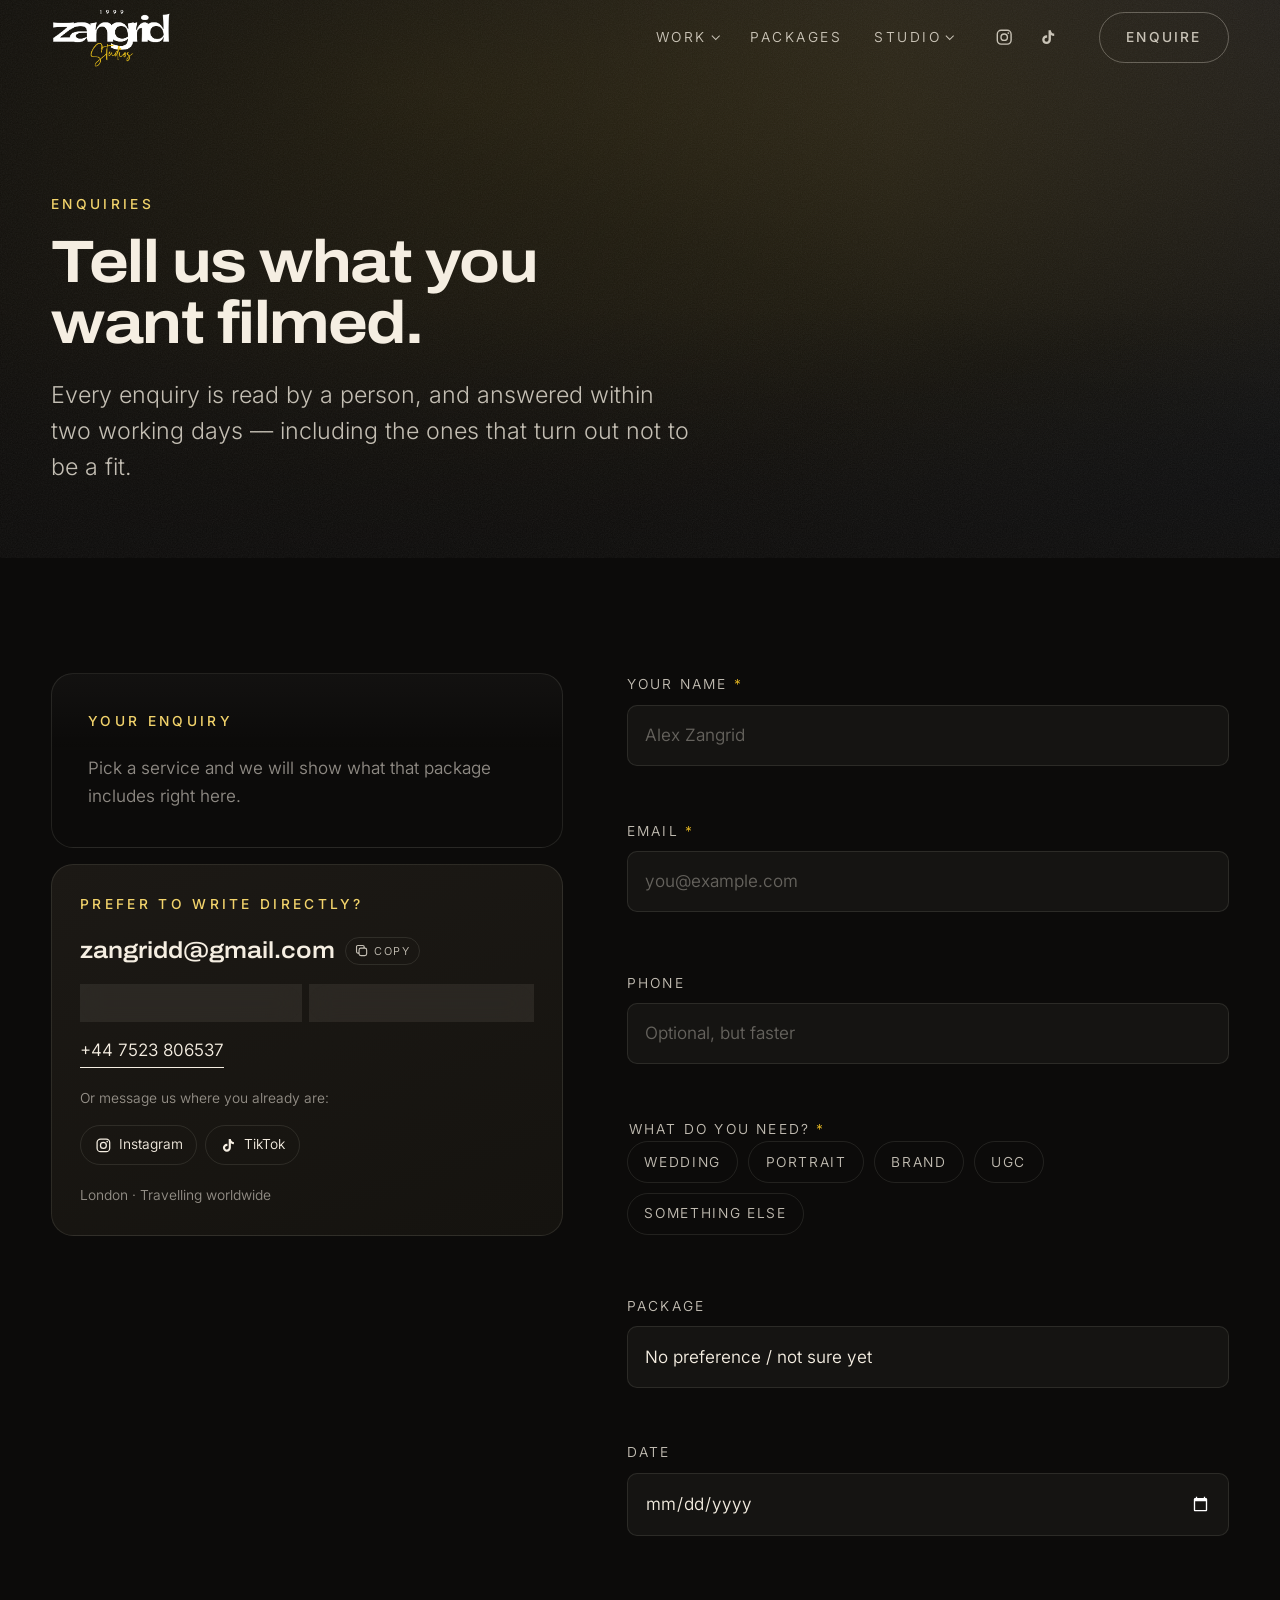
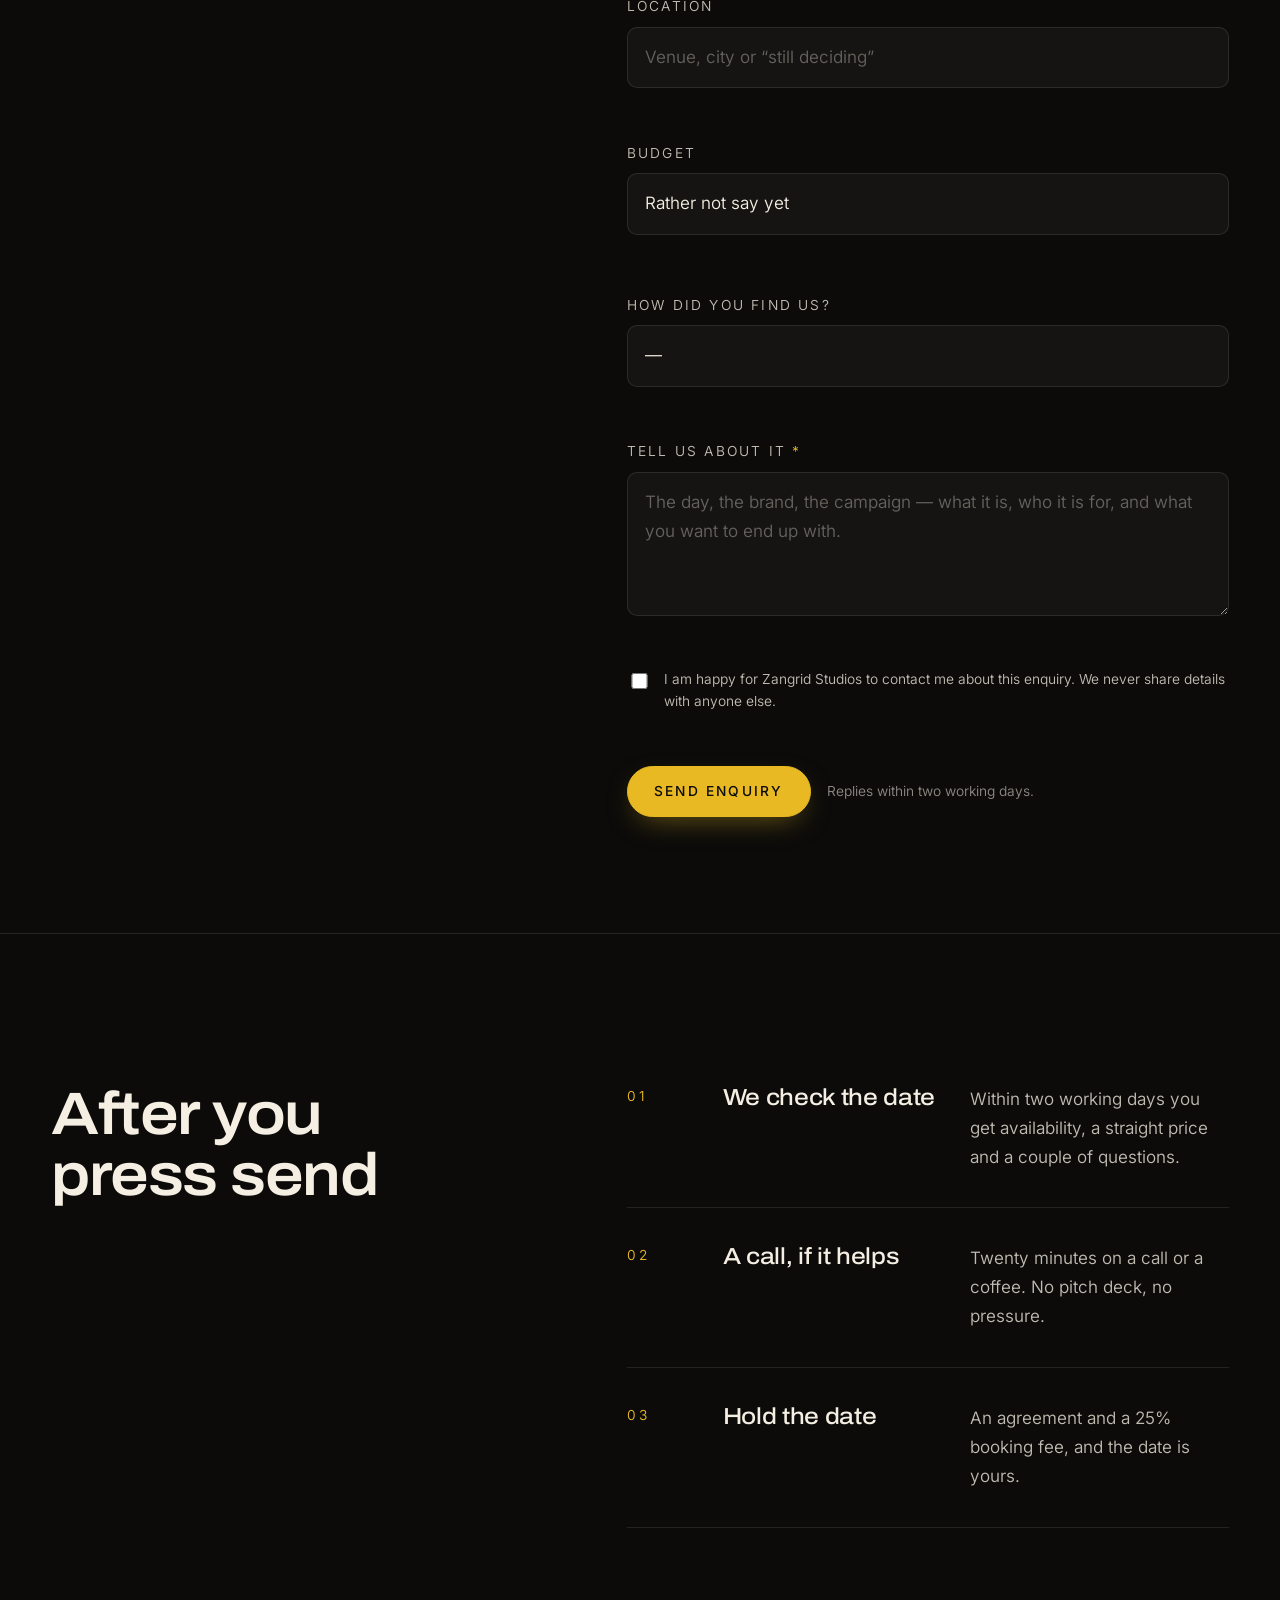
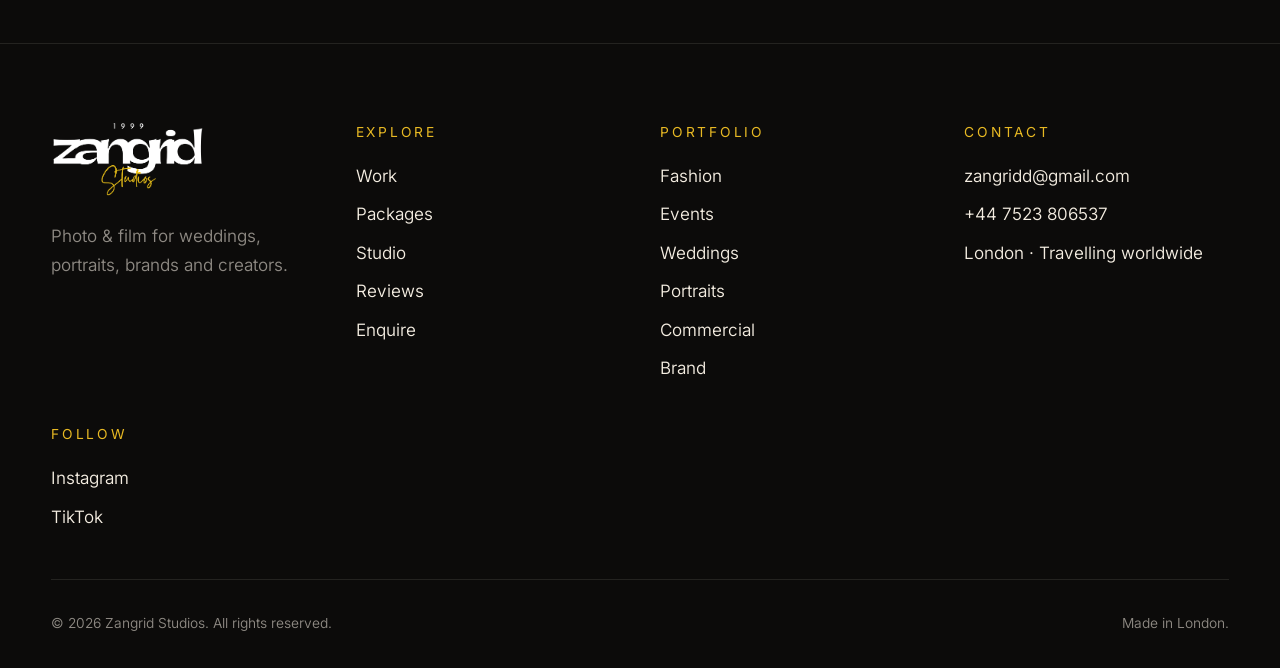
<file: enquiry.html>
<!doctype html>
<html lang="en">
<head>
<meta charset="utf-8">
<meta name="viewport" content="width=device-width, initial-scale=1">
<meta http-equiv="Content-Security-Policy" content="default-src 'self'; script-src 'self'; style-src 'self' 'unsafe-inline'; font-src 'self'; img-src 'self' data: blob:; media-src 'self' blob:; frame-src https://drive.google.com https://www.youtube-nocookie.com https://player.vimeo.com; connect-src 'self' https://formsubmit.co; form-action 'self' https://formsubmit.co mailto:; base-uri 'self'; object-src 'none'; upgrade-insecure-requests">
<meta name="referrer" content="strict-origin-when-cross-origin">
<title>Enquire — Zangrid Studios</title>
<meta name="description" content="Check availability and start an enquiry with Zangrid Studios for wedding, portrait, brand or UGC photo and film.">
<meta name="theme-color" content="#0b0b0c">
<link rel="canonical" href="https://zangridstudios.com/enquiry.html">
<meta property="og:type" content="website">
<meta property="og:title" content="Enquire — Zangrid Studios">
<meta property="og:description" content="Tell us about your date, your brand or your campaign. We reply within two working days.">
<link rel="icon" href="assets/img/brand/favicon-32.png" type="image/png" sizes="32x32">
<link rel="icon" href="favicon.ico" sizes="any">
<link rel="apple-touch-icon" href="assets/img/brand/apple-touch-icon.png">
<link rel="preload" href="assets/fonts/archivo-var.woff2" as="font" type="font/woff2" crossorigin>
<link rel="preload" href="assets/fonts/inter-var.woff2" as="font" type="font/woff2" crossorigin>
<link rel="stylesheet" href="assets/css/main.css">
</head>
<body>
<a class="skip" href="#main">Skip to content</a>

<header class="nav">
  <div class="nav__inner">
    <a class="brand" href="index.html" aria-label="Zangrid Studios, home"><img src="assets/img/brand/logo-white-yellow.png" alt="Zangrid Studios" width="399" height="199"></a>
    <nav class="nav__links" aria-label="Primary">
      <div class="nav__drop">
        <button class="nav__drop-btn" type="button" aria-expanded="false" aria-haspopup="true">Work</button>
        <div class="nav__panel">
          <a data-nav="work.html" href="work.html">All work<small>Every project, filterable</small></a>
          <a data-nav="fashion.html" href="fashion.html">Fashion<small>Lookbooks &amp; campaigns</small></a>
          <a data-nav="events.html" href="events.html">Events<small>Launches &amp; conferences</small></a>
          <a data-nav="weddings.html" href="weddings.html">Weddings<small>Films &amp; galleries</small></a>
          <a data-nav="portraits.html" href="portraits.html">Portraits<small>People &amp; founders</small></a>
          <a data-nav="commercial.html" href="commercial.html">Commercial<small>Product &amp; advertising</small></a>
          <a data-nav="brand.html" href="brand.html">Brand<small>Hero films &amp; libraries</small></a>
        </div>
      </div>
      <a class="nav__link" data-nav="packages.html" href="packages.html">Packages</a>
      <div class="nav__drop">
        <button class="nav__drop-btn" type="button" aria-expanded="false" aria-haspopup="true">Studio</button>
        <div class="nav__panel">
          <a data-nav="about.html" href="about.html">The studio<small>Crew, approach, kit</small></a>
          <a data-nav="reviews.html" href="reviews.html">Client reviews<small>What clients said</small></a>
        </div>
      </div>
      <a class="btn btn--ghost" href="enquiry.html">Enquire</a>
    </nav>
    <button class="nav__toggle" type="button" aria-expanded="false" aria-controls="site-menu" aria-label="Open menu">
      <span></span><span></span><span></span>
    </button>
  </div>
</header>

<div class="menu" id="site-menu" aria-hidden="true">
  <nav aria-label="Mobile">
    <a class="menu__link" href="index.html">Home</a>
    <a class="menu__link" href="work.html">Work</a>
    <div class="menu__sub">
      <a href="fashion.html">Fashion</a>
      <a href="events.html">Events</a>
      <a href="weddings.html">Weddings</a>
      <a href="portraits.html">Portraits</a>
      <a href="commercial.html">Commercial</a>
      <a href="brand.html">Brand</a>
    </div>
    <a class="menu__link" href="packages.html">Packages</a>
    <a class="menu__link" href="about.html">Studio</a>
    <div class="menu__sub">
      <a href="reviews.html">Client reviews</a>
    </div>
    <a class="menu__link" href="enquiry.html">Enquire</a>
  </nav>
  <div class="menu__meta">
    <a href="mailto:zangridd@gmail.com" data-site="email">zangridd@gmail.com</a>
    <a href="https://www.instagram.com/zangrid.jpg/" data-site="instagram" data-site-href-only target="_blank" rel="noopener noreferrer">Instagram</a>
    <a href="https://www.tiktok.com/@zangrid" data-site="tiktok" data-site-href-only target="_blank" rel="noopener noreferrer">TikTok</a>
    <span data-site="location">London · Travelling worldwide</span>
  </div>
</div>

<main id="main">
  <section class="hero hero--inner grain" aria-label="Enquiry">
    <div class="hero__media"><div class="hero__fallback" aria-hidden="true"></div></div>
    <div class="hero__scrim" aria-hidden="true"></div>
    <div class="wrap hero__body">
      <p class="eyebrow">Enquiries</p>
      <h1 style="font-size:var(--step-3);max-width:18ch;margin-top:1rem">Tell us what you want filmed.</h1>
      <p class="lede" style="margin-top:1.5rem">Every enquiry is read by a person, and answered within two working
        days — including the ones that turn out not to be a fit.</p>
    </div>
  </section>

  <section class="section wrap">
    <div class="split split--sticky split--enquiry">

      <!-- ---- sidebar ---- -->
      <aside>
        <div class="pkg" data-package-summary style="margin-bottom:1.5rem">
          <p class="eyebrow">Your enquiry</p>
          <p class="muted">Pick a service and we will show what that package includes right here.</p>
        </div>
        <div class="contact-card" data-contact-card>
          <p class="eyebrow">Prefer to write directly?</p>
          <a class="link-u" href="mailto:zangridd@gmail.com" data-site="email">zangridd@gmail.com</a>
          <a class="link-u" href="tel:+447523806537" data-site="phone">+44 7523 806537</a>
        </div>
      </aside>

      <!-- ---- form ---- -->
      <div>
        <form class="form" data-enquiry novalidate>
          <div class="form__status" data-form-status aria-live="polite"></div>

          <div class="field">
            <label for="name">Your name <span class="req" aria-hidden="true">*</span></label>
            <input class="input" id="name" name="name" type="text" autocomplete="name" required
                   placeholder="Alex Zangrid">
            <p class="error" aria-live="polite"></p>
          </div>

          <div class="grid grid--2" style="gap:1.75rem">
            <div class="field">
              <label for="email">Email <span class="req" aria-hidden="true">*</span></label>
              <input class="input" id="email" name="email" type="email" autocomplete="email" required
                     placeholder="you@example.com">
              <p class="error" aria-live="polite"></p>
            </div>
            <div class="field">
              <label for="phone">Phone</label>
              <input class="input" id="phone" name="phone" type="tel" autocomplete="tel"
                     placeholder="Optional, but faster">
              <p class="error" aria-live="polite"></p>
            </div>
          </div>

          <fieldset class="fieldset">
            <legend>What do you need? <span class="req" aria-hidden="true">*</span></legend>
            <div class="chips">
              <label class="chip"><input type="radio" name="service" value="wedding"><span>Wedding</span></label>
              <label class="chip"><input type="radio" name="service" value="portrait"><span>Portrait</span></label>
              <label class="chip"><input type="radio" name="service" value="brand"><span>Brand</span></label>
              <label class="chip"><input type="radio" name="service" value="ugc"><span>UGC</span></label>
              <label class="chip"><input type="radio" name="service" value="other"><span>Something else</span></label>
            </div>
            <p class="error" aria-live="polite"></p>
          </fieldset>

          <div class="field">
            <label for="package">Package</label>
            <select class="select" id="package" name="package">
              <option value="">No preference / not sure yet</option>
            </select>
            <p class="error" aria-live="polite"></p>
          </div>

          <div class="grid grid--2" style="gap:1.75rem">
            <div class="field">
              <label for="date">Date</label>
              <input class="input" id="date" name="date" type="date">
              <p class="error" aria-live="polite"></p>
            </div>
            <div class="field">
              <label for="location">Location</label>
              <input class="input" id="location" name="location" type="text"
                     placeholder="Venue, city or “still deciding”">
              <p class="error" aria-live="polite"></p>
            </div>
          </div>

          <div class="grid grid--2" style="gap:1.75rem">
            <div class="field">
              <label for="budget">Budget</label>
              <select class="select" id="budget" name="budget">
                <option value="">Rather not say yet</option>
                <option>Under £500</option>
                <option>£500 – £1,500</option>
                <option>£1,500 – £3,000</option>
                <option>£3,000 – £6,000</option>
                <option>£6,000+</option>
                <option>Monthly retainer</option>
              </select>
              <p class="error" aria-live="polite"></p>
            </div>
            <div class="field">
              <label for="source">How did you find us?</label>
              <select class="select" id="source" name="source">
                <option value="">—</option>
                <option>Instagram</option>
                <option>A past client</option>
                <option>A venue or planner</option>
                <option>Search</option>
                <option>Somewhere else</option>
              </select>
              <p class="error" aria-live="polite"></p>
            </div>
          </div>

          <div class="field">
            <label for="message">Tell us about it <span class="req" aria-hidden="true">*</span></label>
            <textarea class="textarea" id="message" name="message" required
              placeholder="The day, the brand, the campaign — what it is, who it is for, and what you want to end up with."></textarea>
            <p class="error" aria-live="polite"></p>
          </div>

          <div class="field">
            <label class="check">
              <input type="checkbox" name="consent" required>
              <span>I am happy for Zangrid Studios to contact me about this enquiry. We never share details
                with anyone else.</span>
            </label>
            <p class="error" aria-live="polite"></p>
          </div>

          <!-- spam trap -->
          <div class="hp" aria-hidden="true">
            <label for="company">Company</label>
            <input class="hp-input" id="company" name="company" type="text" tabindex="-1" autocomplete="off">
          </div>

          <div style="display:flex;gap:1rem;align-items:center;flex-wrap:wrap">
            <button class="btn btn--gold" type="submit" data-submit>Send enquiry</button>
            <p class="muted" style="font-size:var(--step--1)">Replies within two working days.</p>
          </div>
        </form>
      </div>
    </div>
  </section>

  <section class="section section--line wrap">
    <div class="split">
      <div>
        <p class="eyebrow reveal">What happens next</p>
        <h2 class="reveal" style="margin-top:.75rem">After you press send</h2>
      </div>
      <div class="rows" style="border-top:0">
        <div class="row reveal"><p class="row__n">01</p><h3 class="row__t" style="font-size:var(--step-1)">We check the date</h3><p class="row__d">Within two working days you get availability, a straight price and a couple of questions.</p></div>
        <div class="row reveal"><p class="row__n">02</p><h3 class="row__t" style="font-size:var(--step-1)">A call, if it helps</h3><p class="row__d">Twenty minutes on a call or a coffee. No pitch deck, no pressure.</p></div>
        <div class="row reveal"><p class="row__n">03</p><h3 class="row__t" style="font-size:var(--step-1)">Hold the date</h3><p class="row__d">An agreement and a 25% booking fee, and the date is yours.</p></div>
      </div>
    </div>
  </section>
</main>

<footer class="footer">
  <div class="wrap">
    <div class="footer__grid">
      <div>
        <a class="brand" href="index.html" aria-label="Zangrid Studios, home"><img src="assets/img/brand/logo-white-yellow.png" alt="Zangrid Studios" width="399" height="199"></a>
        <p class="muted" style="margin-top:1rem;max-width:24ch" data-site="tagline">Photo &amp; film for weddings, portraits, brands and creators.</p>
      </div>
      <div>
        <h4>Explore</h4>
        <ul>
          <li><a href="work.html">Work</a></li>
          <li><a href="packages.html">Packages</a></li>
          <li><a href="about.html">Studio</a></li>
          <li><a href="reviews.html">Reviews</a></li>
          <li><a href="enquiry.html">Enquire</a></li>
        </ul>
      </div>
      <div>
        <h4>Portfolio</h4>
        <ul>
          <li><a href="fashion.html">Fashion</a></li>
          <li><a href="events.html">Events</a></li>
          <li><a href="weddings.html">Weddings</a></li>
          <li><a href="portraits.html">Portraits</a></li>
          <li><a href="commercial.html">Commercial</a></li>
          <li><a href="brand.html">Brand</a></li>
        </ul>
      </div>
      <div>
        <h4>Contact</h4>
        <ul>
          <li><a href="mailto:zangridd@gmail.com" data-site="email">zangridd@gmail.com</a></li>
          <li><a href="tel:+447523806537" data-site="phone">+44 7523 806537</a></li>
          <li><span data-site="location">London · Travelling worldwide</span></li>
        </ul>
      </div>
      <div>
        <h4>Follow</h4>
        <ul>
          <li><a href="https://www.instagram.com/zangrid.jpg/" data-site="instagram" data-site-href-only target="_blank" rel="noopener noreferrer">Instagram</a></li>
          <li><a href="https://www.tiktok.com/@zangrid" data-site="tiktok" data-site-href-only target="_blank" rel="noopener noreferrer">TikTok</a></li>
        </ul>
      </div>
    </div>
    <div class="footer__bar">
      <span>&copy; <span data-year>2026</span> Zangrid Studios. All rights reserved.</span>
      <span>Made in London.</span>
    </div>
  </div>
</footer>

<script src="assets/js/data.js"></script>
<script src="assets/js/packages.js"></script>
<script src="assets/js/enquiry.js"></script>
<script src="assets/js/main.js"></script>
</body>
</html>
</file>
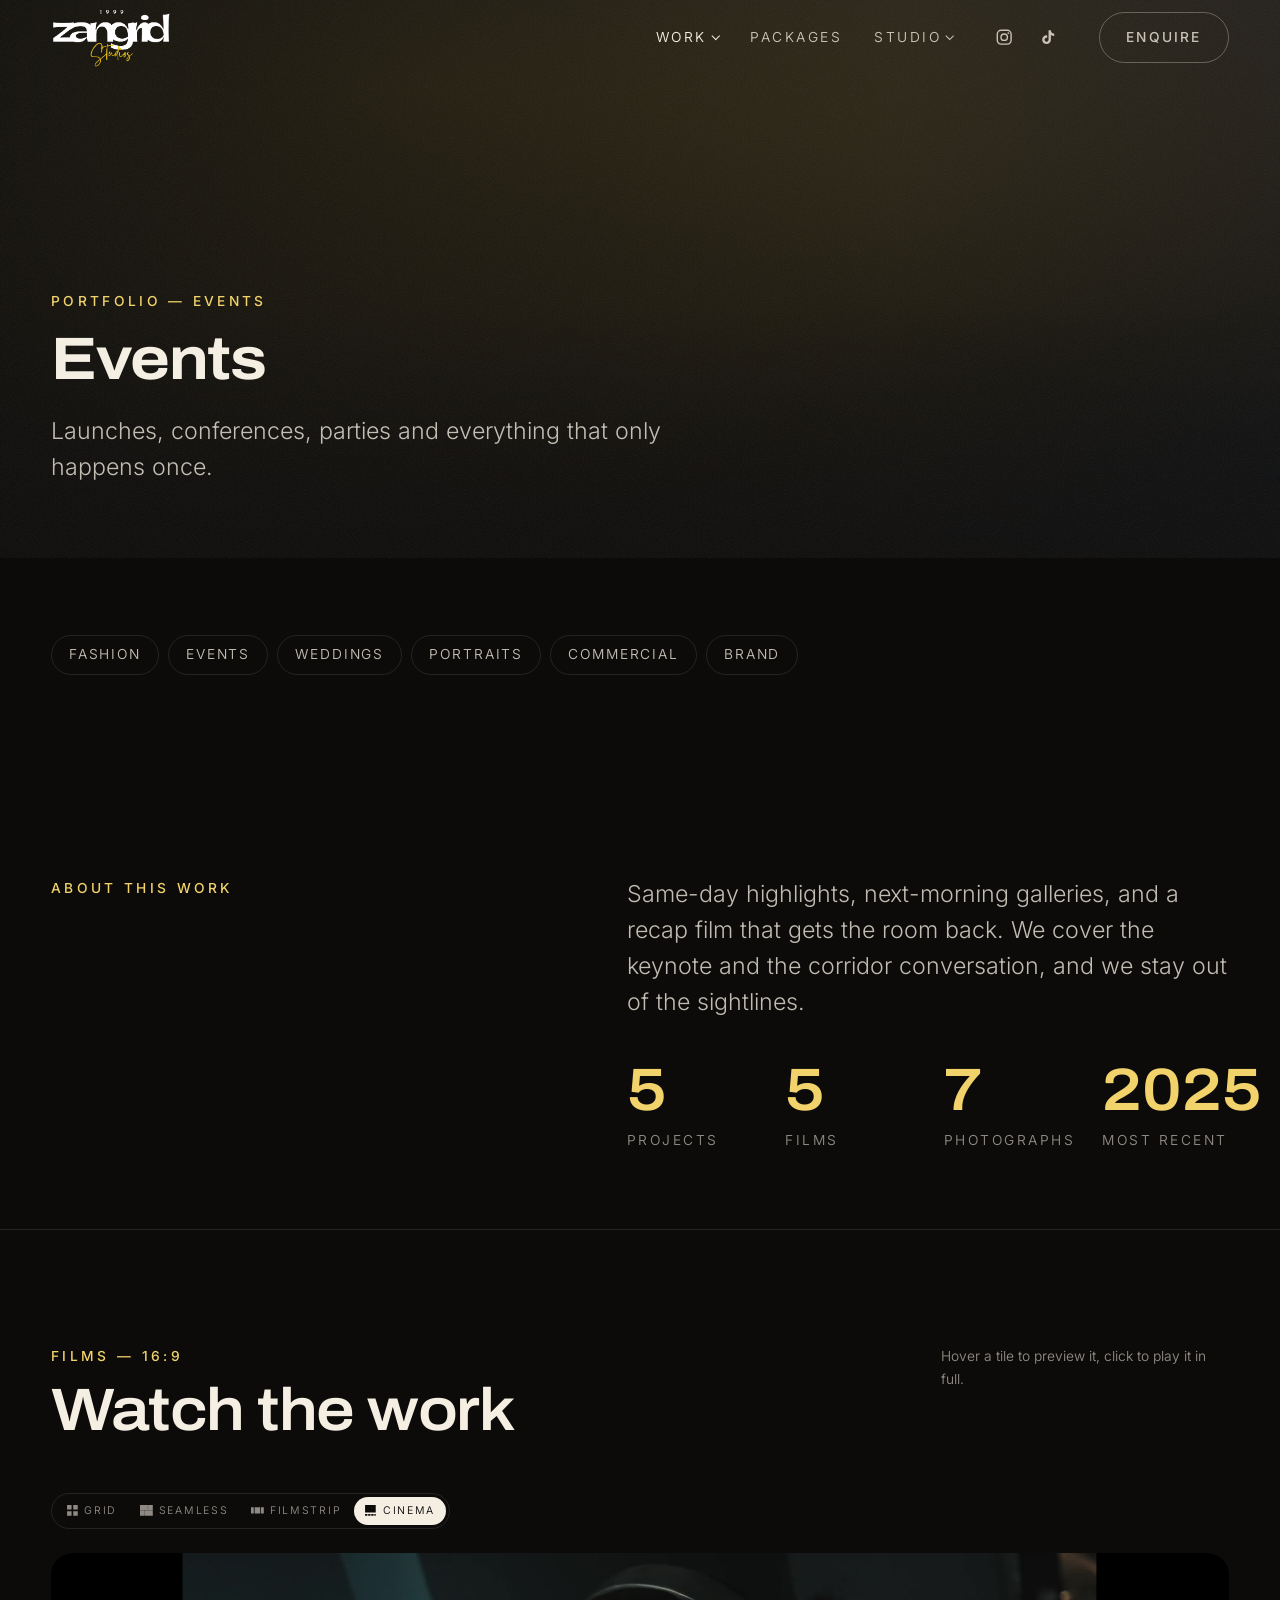
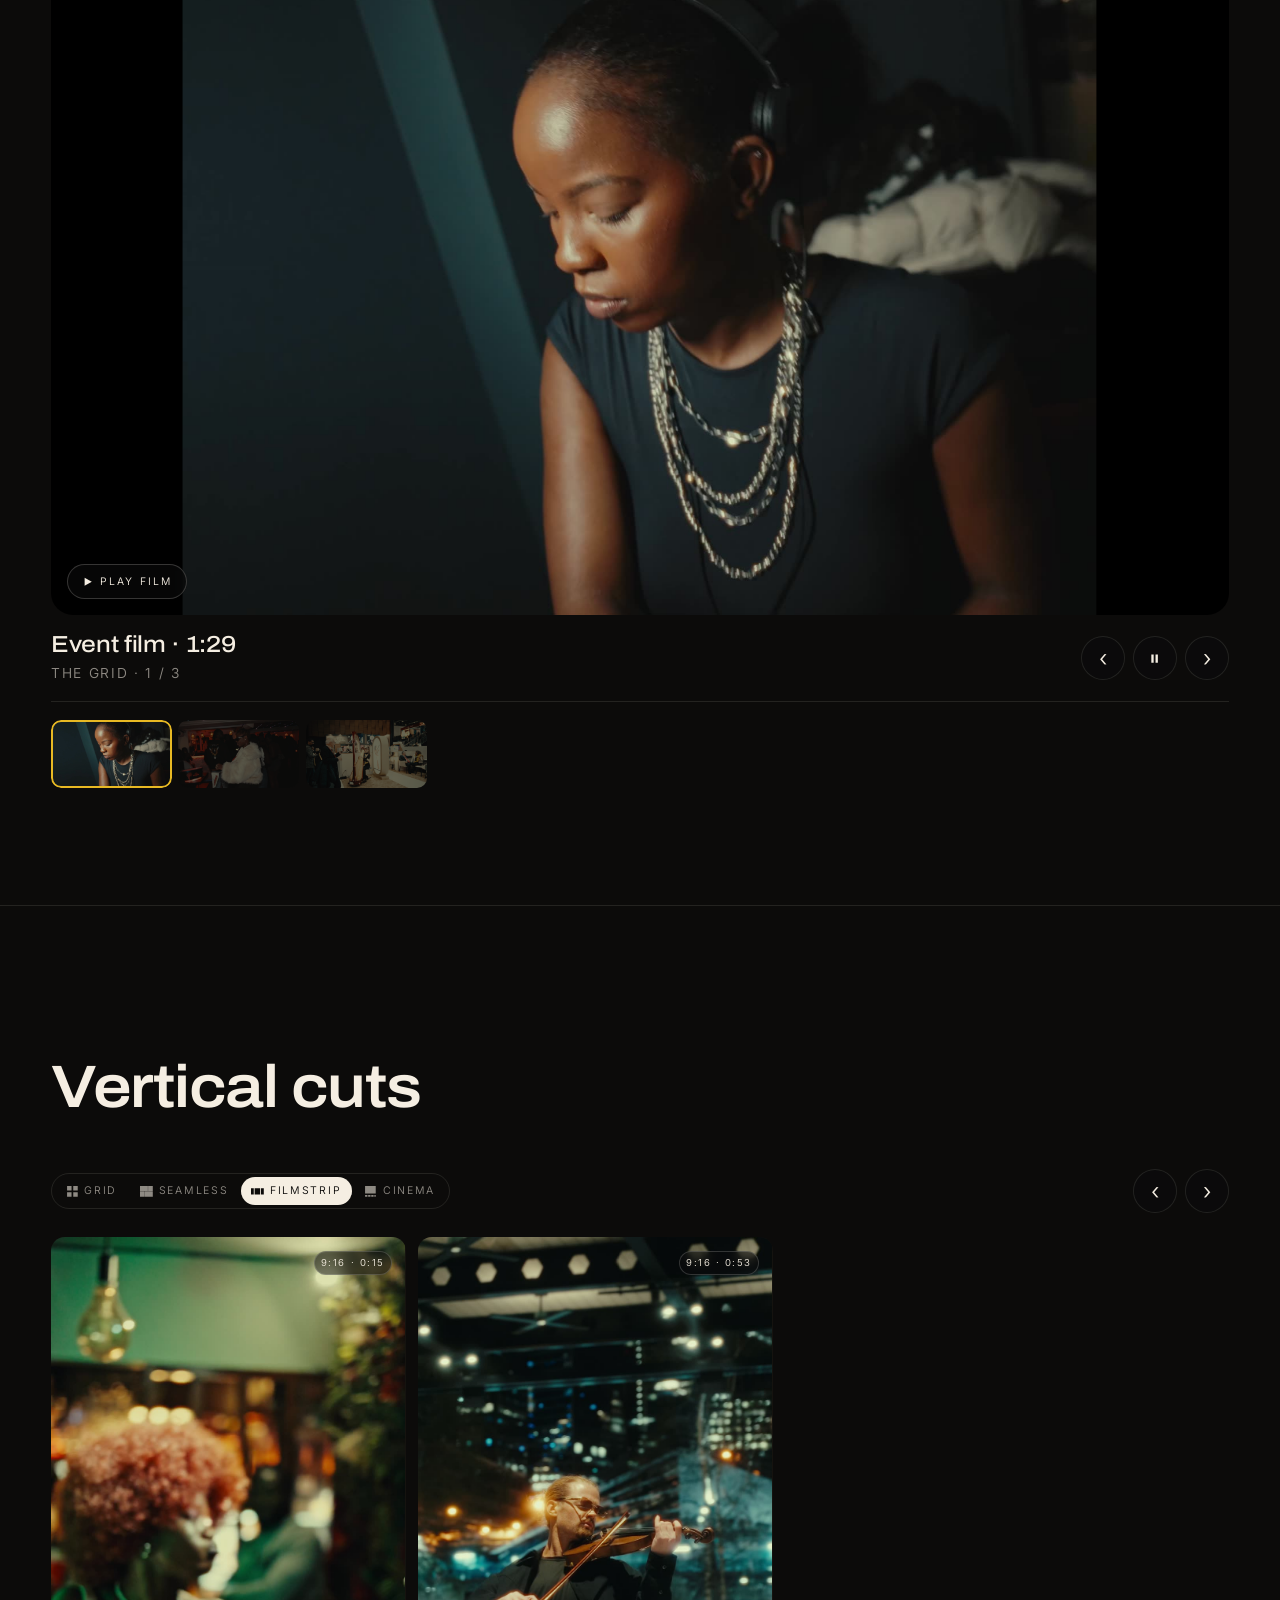
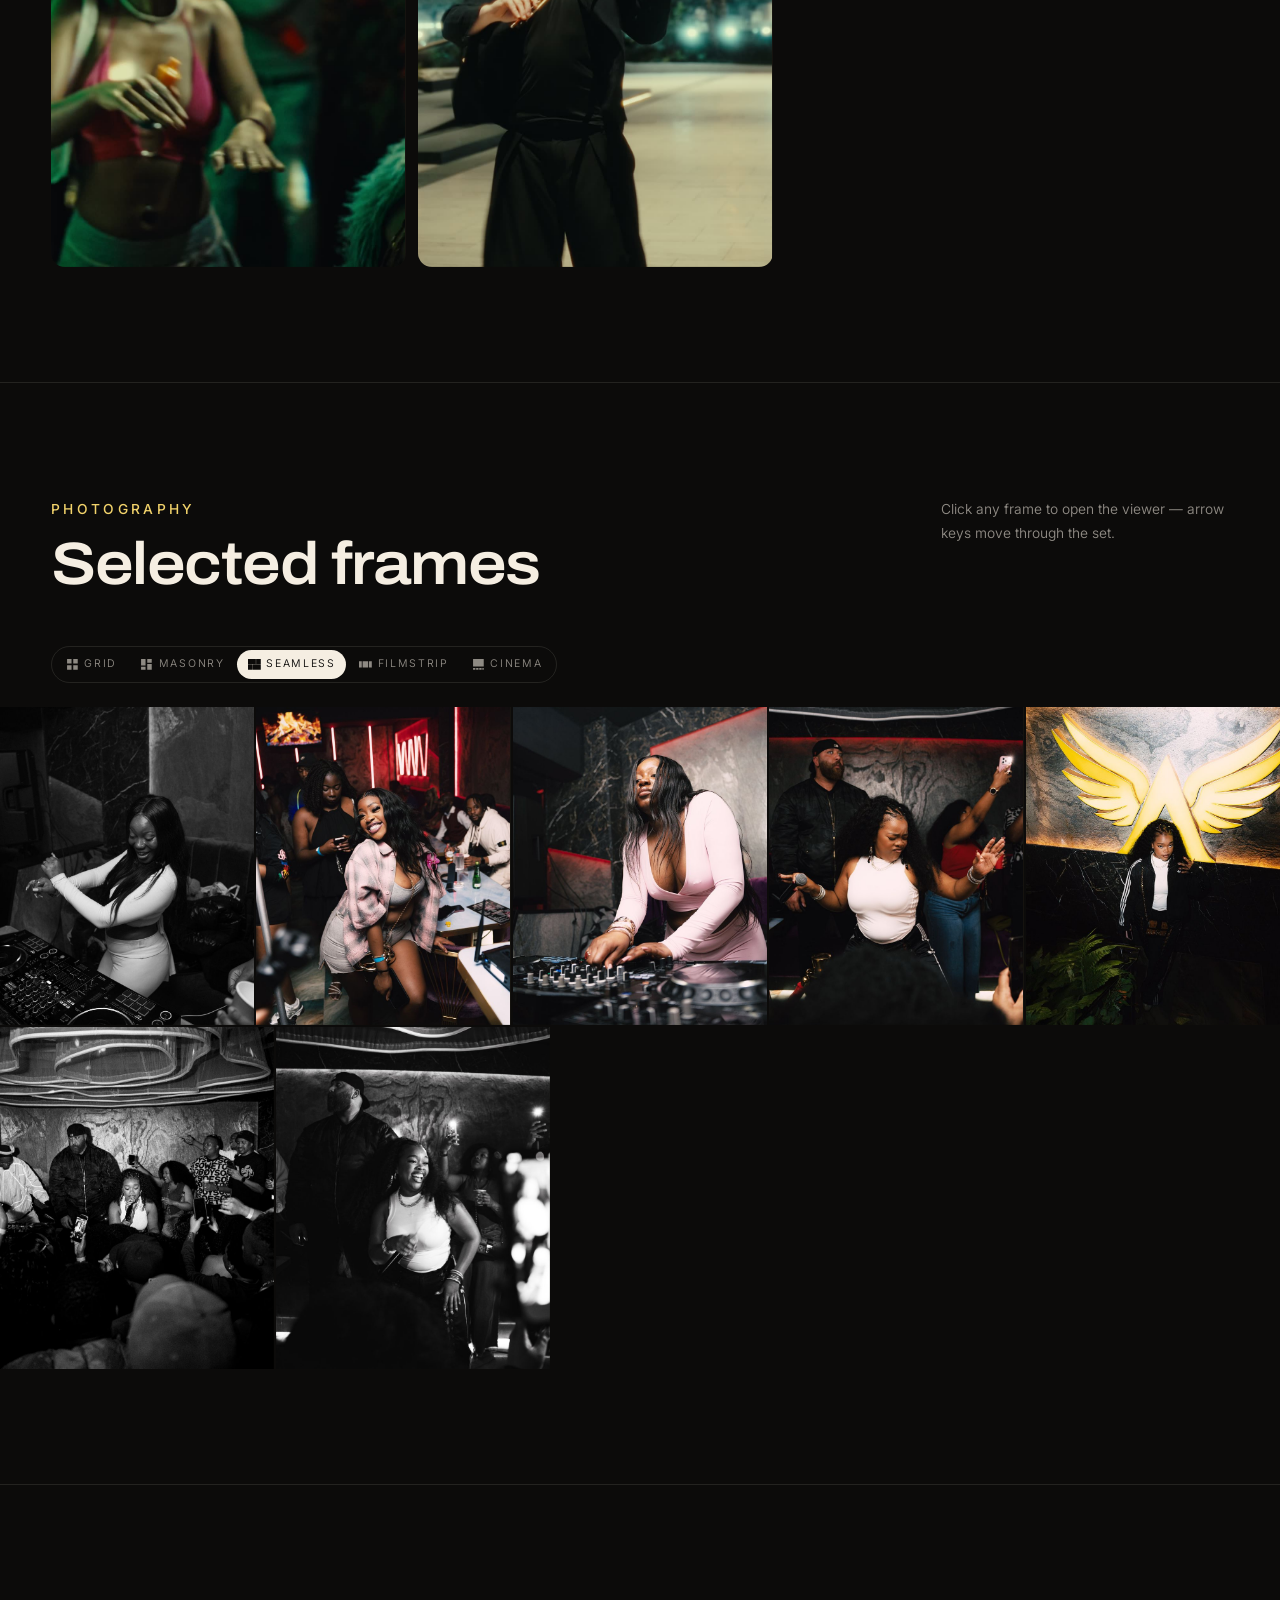
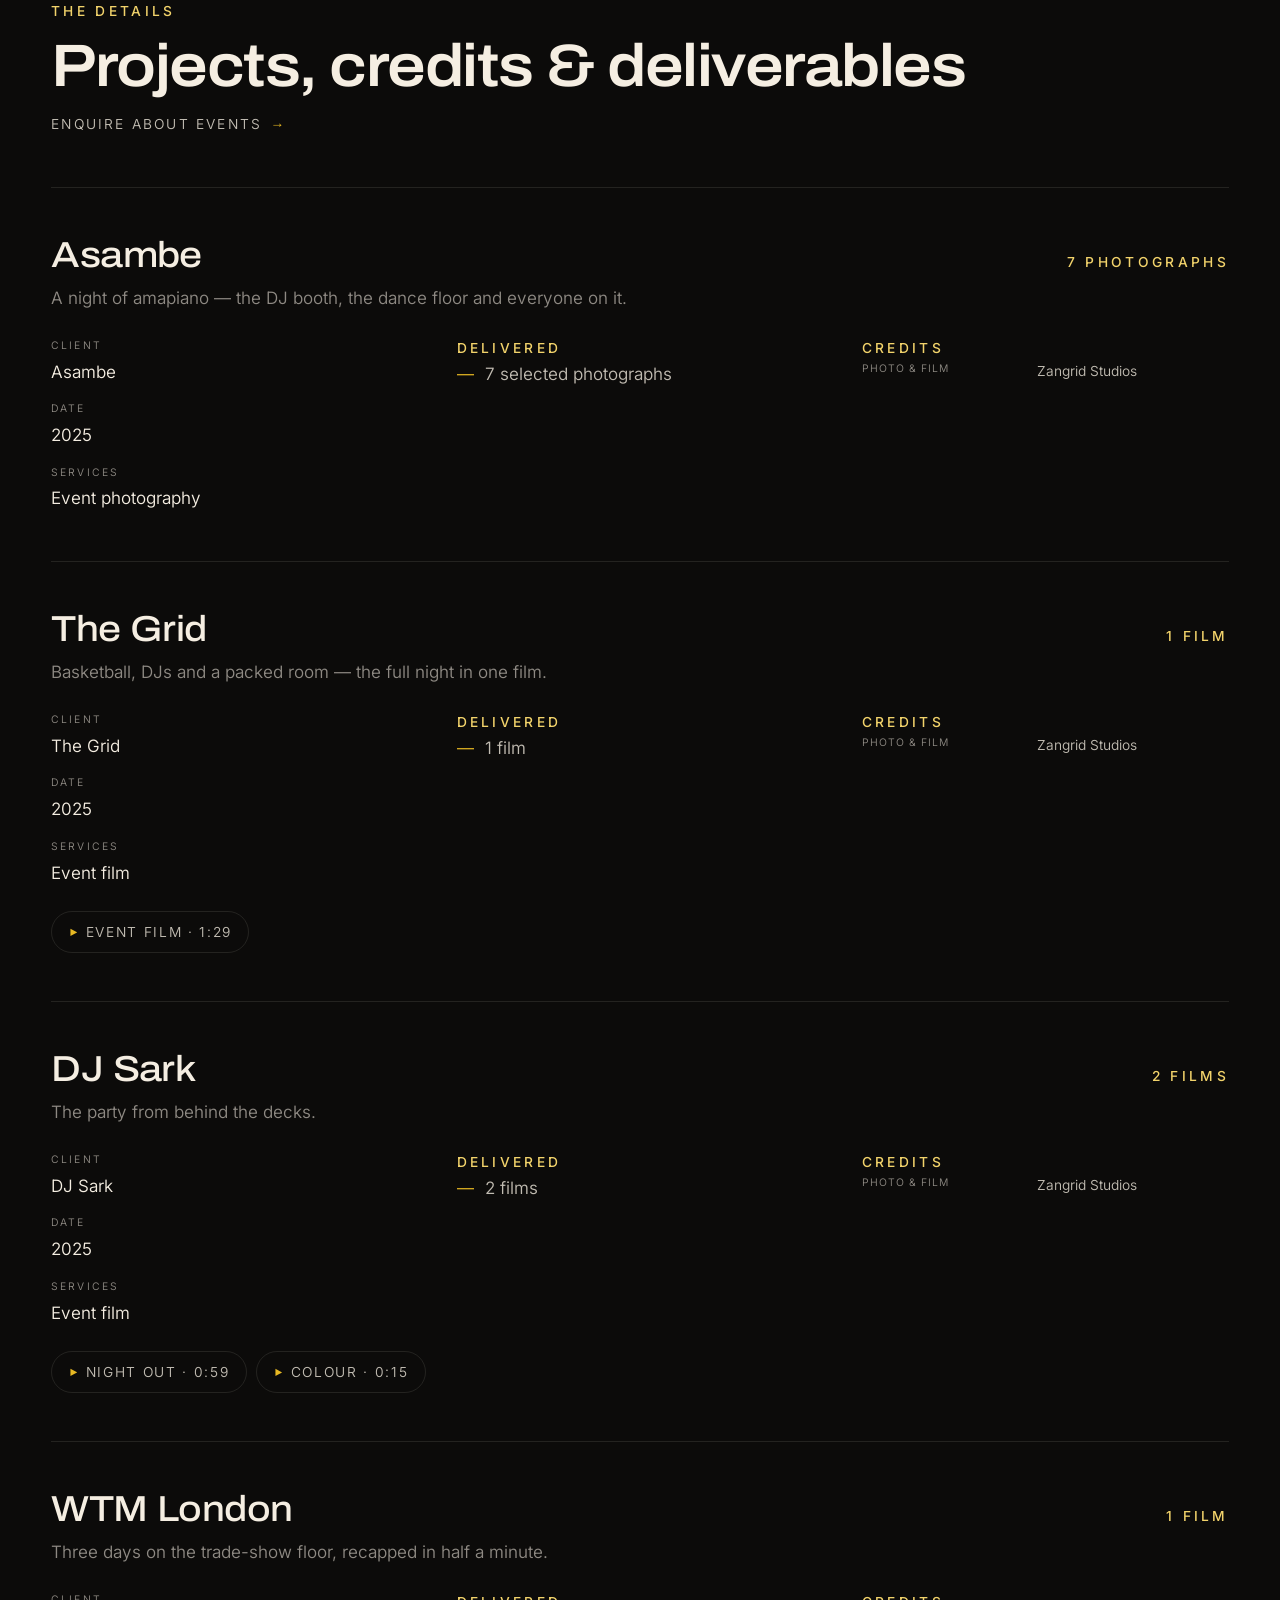
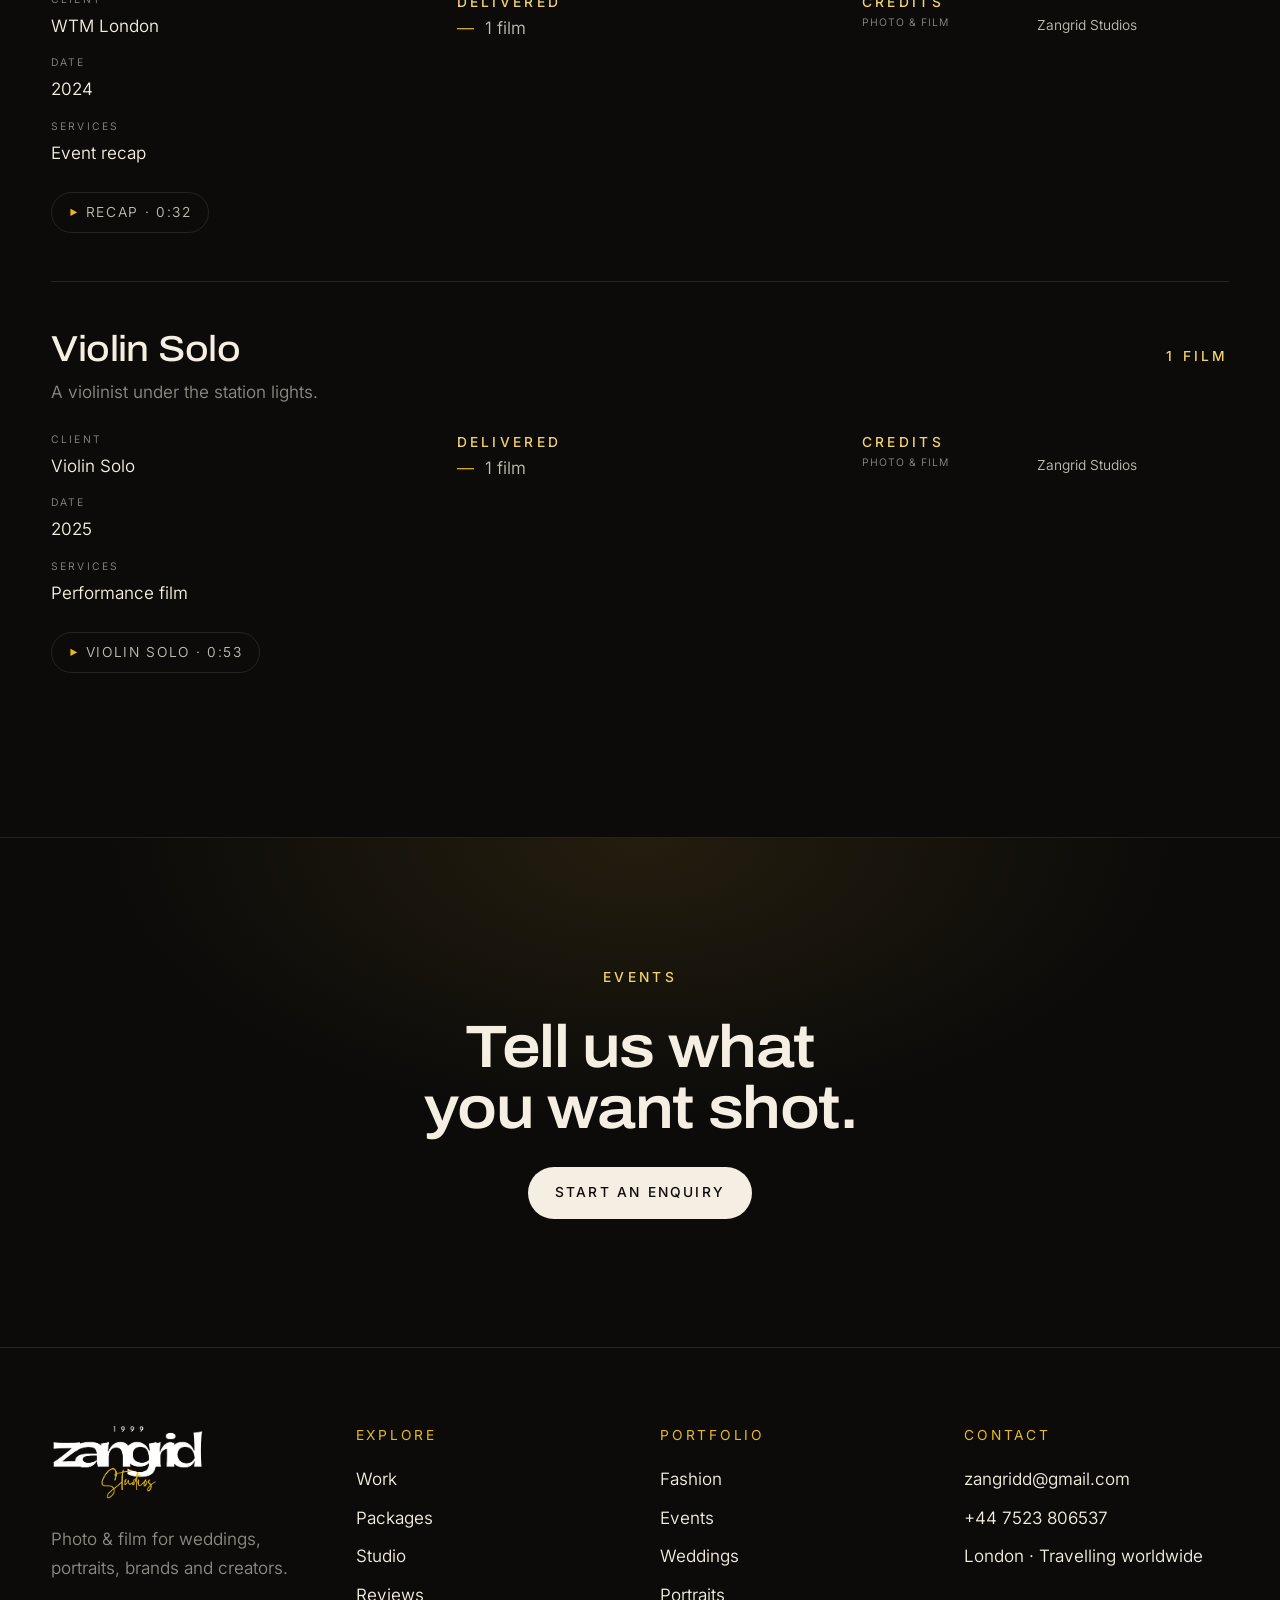
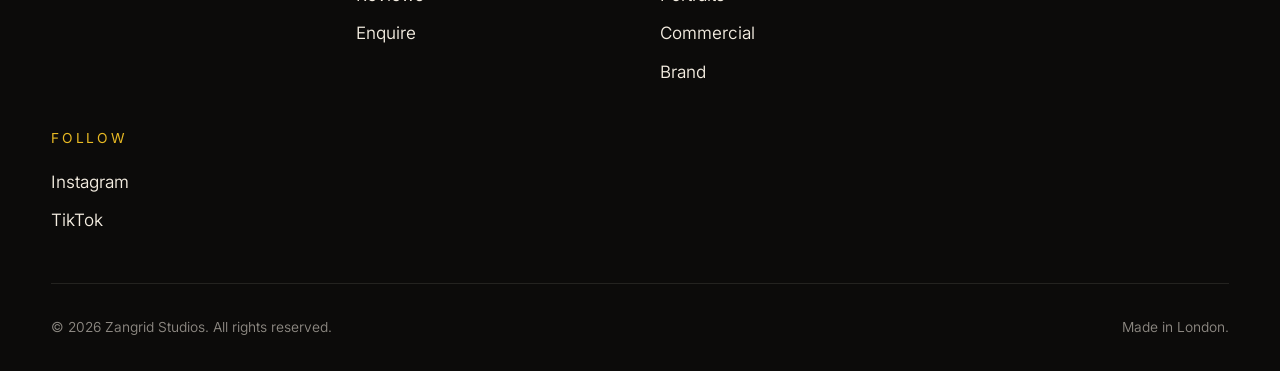
<file: events.html>
<!doctype html>
<html lang="en">
<head>
<meta charset="utf-8">
<meta name="viewport" content="width=device-width, initial-scale=1">
<meta http-equiv="Content-Security-Policy" content="default-src 'self'; script-src 'self'; style-src 'self' 'unsafe-inline'; font-src 'self'; img-src 'self' data: blob:; media-src 'self' blob:; frame-src https://drive.google.com https://www.youtube-nocookie.com https://player.vimeo.com; connect-src 'self' https://formsubmit.co; form-action 'self' https://formsubmit.co mailto:; base-uri 'self'; object-src 'none'; upgrade-insecure-requests">
<meta name="referrer" content="strict-origin-when-cross-origin">
<title>Events — Zangrid Studios</title>
<meta name="description" content="Launches, conferences, parties and everything that only happens once. Events photography and film by Zangrid Studios.">
<meta name="theme-color" content="#0b0b0c">
<link rel="canonical" href="https://zangridstudios.com/events.html">
<meta property="og:type" content="website">
<meta property="og:title" content="Events — Zangrid Studios">
<meta property="og:description" content="Launches, conferences, parties and everything that only happens once.">
<link rel="icon" href="assets/img/brand/favicon-32.png" type="image/png" sizes="32x32">
<link rel="icon" href="favicon.ico" sizes="any">
<link rel="apple-touch-icon" href="assets/img/brand/apple-touch-icon.png">
<link rel="preload" href="assets/fonts/archivo-var.woff2" as="font" type="font/woff2" crossorigin>
<link rel="preload" href="assets/fonts/inter-var.woff2" as="font" type="font/woff2" crossorigin>
<link rel="stylesheet" href="assets/css/main.css">
</head>
<body>
<a class="skip" href="#main">Skip to content</a>

<header class="nav">
  <div class="nav__inner">
    <a class="brand" href="index.html" aria-label="Zangrid Studios, home"><img src="assets/img/brand/logo-white-yellow.png" alt="Zangrid Studios" width="399" height="199"></a>
    <nav class="nav__links" aria-label="Primary">
      <div class="nav__drop">
        <button class="nav__drop-btn" type="button" aria-expanded="false" aria-haspopup="true">Work</button>
        <div class="nav__panel">
          <a data-nav="work.html" href="work.html">All work<small>Every project, filterable</small></a>
          <a data-nav="fashion.html" href="fashion.html">Fashion<small>Lookbooks &amp; campaigns</small></a>
          <a data-nav="events.html" href="events.html">Events<small>Launches &amp; conferences</small></a>
          <a data-nav="weddings.html" href="weddings.html">Weddings<small>Films &amp; galleries</small></a>
          <a data-nav="portraits.html" href="portraits.html">Portraits<small>People &amp; founders</small></a>
          <a data-nav="commercial.html" href="commercial.html">Commercial<small>Product &amp; advertising</small></a>
          <a data-nav="brand.html" href="brand.html">Brand<small>Hero films &amp; libraries</small></a>
        </div>
      </div>
      <a class="nav__link" data-nav="packages.html" href="packages.html">Packages</a>
      <div class="nav__drop">
        <button class="nav__drop-btn" type="button" aria-expanded="false" aria-haspopup="true">Studio</button>
        <div class="nav__panel">
          <a data-nav="about.html" href="about.html">The studio<small>Crew, approach, kit</small></a>
          <a data-nav="reviews.html" href="reviews.html">Client reviews<small>What clients said</small></a>
        </div>
      </div>
      <a class="btn btn--ghost" href="enquiry.html">Enquire</a>
    </nav>
    <button class="nav__toggle" type="button" aria-expanded="false" aria-controls="site-menu" aria-label="Open menu">
      <span></span><span></span><span></span>
    </button>
  </div>
</header>

<div class="menu" id="site-menu" aria-hidden="true">
  <nav aria-label="Mobile">
    <a class="menu__link" href="index.html">Home</a>
    <a class="menu__link" href="work.html">Work</a>
    <div class="menu__sub">
      <a href="fashion.html">Fashion</a>
      <a href="events.html">Events</a>
      <a href="weddings.html">Weddings</a>
      <a href="portraits.html">Portraits</a>
      <a href="commercial.html">Commercial</a>
      <a href="brand.html">Brand</a>
    </div>
    <a class="menu__link" href="packages.html">Packages</a>
    <a class="menu__link" href="about.html">Studio</a>
    <div class="menu__sub">
      <a href="reviews.html">Client reviews</a>
    </div>
    <a class="menu__link" href="enquiry.html">Enquire</a>
  </nav>
  <div class="menu__meta">
    <a href="mailto:zangridd@gmail.com" data-site="email">zangridd@gmail.com</a>
    <a href="https://www.instagram.com/zangrid.jpg/" data-site="instagram" data-site-href-only target="_blank" rel="noopener noreferrer">Instagram</a>
    <a href="https://www.tiktok.com/@zangrid" data-site="tiktok" data-site-href-only target="_blank" rel="noopener noreferrer">TikTok</a>
    <span data-site="location">London · Travelling worldwide</span>
  </div>
</div>

<main id="main">
  <!-- ============ hero ============ -->
  <section class="hero hero--inner grain" aria-label="Events">
    <div class="hero__media" data-hero-media="events"><div class="hero__fallback" aria-hidden="true"></div></div>
    <div class="hero__scrim" aria-hidden="true"></div>
    <div class="wrap hero__body">
      <p class="eyebrow">Portfolio — Events</p>
      <h1 style="font-size:var(--step-3);max-width:16ch;margin-top:1rem">Events</h1>
      <p class="lede" style="margin-top:1.5rem" data-category-copy="events:lede">Launches, conferences, parties and everything that only happens once.</p>
    </div>
  </section>

  <!-- ============ jump between categories ============ -->
  <section class="section--tight wrap">
    <div class="svc-nav" data-category-nav="events" aria-label="Other categories"></div>
  </section>

  <!-- ============ intro + counts ============ -->
  <section class="section--tight wrap">
    <div class="split">
      <div>
        <p class="eyebrow reveal">About this work</p>
      </div>
      <div>
        <p class="lede reveal" data-category-copy="events:intro">Same-day highlights, next-morning galleries, and a recap film that gets the room back. We cover the keynote and the corridor conversation, and we stay out of the sightlines.</p>
        <div class="stats reveal" data-delay="1" data-category-stats="events" style="margin-top:2.5rem"></div>
      </div>
    </div>
  </section>

  <!-- ============ films, 16:9 ============ -->
  <section class="section section--line wrap" id="films">
    <div class="section-head">
      <div>
        <p class="eyebrow reveal">Films — 16:9</p>
        <h2 class="reveal" style="margin-top:.75rem">Watch the work</h2>
      </div>
      <p class="muted reveal" style="max-width:32ch;font-size:var(--step--1)">Hover a tile to preview it,
        click to play it in full.</p>
    </div>
    <div class="reel-grid" data-film-grid data-category="events" data-orientation="horizontal"></div>
  </section>

  <!-- ============ films, 9:16 ============ -->
  <section class="section section--line wrap" id="vertical">
    <div class="section-head">
      <div>
        <p class="eyebrow reveal">Films — 9:16</p>
        <h2 class="reveal" style="margin-top:.75rem">Vertical cuts</h2>
      </div>
      <p class="muted reveal" style="max-width:32ch;font-size:var(--step--1)">Framed vertically on the
        shoot, not cropped down afterwards.</p>
    </div>
    <div class="reel-grid reel-grid--vertical" data-film-grid data-category="events" data-orientation="vertical"></div>
  </section>

  <!-- ============ photography ============ -->
  <section class="section section--line wrap" id="photography">
    <div class="section-head">
      <div>
        <p class="eyebrow reveal">Photography</p>
        <h2 class="reveal" style="margin-top:.75rem">Selected frames</h2>
      </div>
      <p class="muted reveal" style="max-width:32ch;font-size:var(--step--1)">Click any frame to open the
        viewer — arrow keys move through the set.</p>
    </div>
    <div class="photo-grid" data-photo-grid data-category="events"></div>
  </section>

  <!-- ============ project details ============ -->
  <section class="section section--line wrap" id="details">
    <div class="section-head">
      <div>
        <p class="eyebrow reveal">The details</p>
        <h2 class="reveal" style="margin-top:.75rem">Projects, credits &amp; deliverables</h2>
      </div>
      <a class="arrow-link reveal" href="enquiry.html?service=brand">Enquire about events</a>
    </div>
    <div data-project-details="events"></div>
  </section>

  <section class="cta wrap">
    <p class="eyebrow reveal">Events</p>
    <h2 class="reveal" style="max-width:18ch">Tell us what you want shot.</h2>
    <a class="btn btn--solid reveal" data-delay="1" href="enquiry.html?service=brand">Start an enquiry</a>
  </section>
</main>

<footer class="footer">
  <div class="wrap">
    <div class="footer__grid">
      <div>
        <a class="brand" href="index.html" aria-label="Zangrid Studios, home"><img src="assets/img/brand/logo-white-yellow.png" alt="Zangrid Studios" width="399" height="199"></a>
        <p class="muted" style="margin-top:1rem;max-width:24ch" data-site="tagline">Photo &amp; film for weddings, portraits, brands and creators.</p>
      </div>
      <div>
        <h4>Explore</h4>
        <ul>
          <li><a href="work.html">Work</a></li>
          <li><a href="packages.html">Packages</a></li>
          <li><a href="about.html">Studio</a></li>
          <li><a href="reviews.html">Reviews</a></li>
          <li><a href="enquiry.html">Enquire</a></li>
        </ul>
      </div>
      <div>
        <h4>Portfolio</h4>
        <ul>
          <li><a href="fashion.html">Fashion</a></li>
          <li><a href="events.html">Events</a></li>
          <li><a href="weddings.html">Weddings</a></li>
          <li><a href="portraits.html">Portraits</a></li>
          <li><a href="commercial.html">Commercial</a></li>
          <li><a href="brand.html">Brand</a></li>
        </ul>
      </div>
      <div>
        <h4>Contact</h4>
        <ul>
          <li><a href="mailto:zangridd@gmail.com" data-site="email">zangridd@gmail.com</a></li>
          <li><a href="tel:+447523806537" data-site="phone">+44 7523 806537</a></li>
          <li><span data-site="location">London · Travelling worldwide</span></li>
        </ul>
      </div>
      <div>
        <h4>Follow</h4>
        <ul>
          <li><a href="https://www.instagram.com/zangrid.jpg/" data-site="instagram" data-site-href-only target="_blank" rel="noopener noreferrer">Instagram</a></li>
          <li><a href="https://www.tiktok.com/@zangrid" data-site="tiktok" data-site-href-only target="_blank" rel="noopener noreferrer">TikTok</a></li>
        </ul>
      </div>
    </div>
    <div class="footer__bar">
      <span>&copy; <span data-year>2026</span> Zangrid Studios. All rights reserved.</span>
      <span>Made in London.</span>
    </div>
  </div>
</footer>

<script src="assets/js/data.js"></script>
<script src="assets/js/packages.js"></script>
<script src="assets/js/main.js"></script>
</body>
</html>
</file>
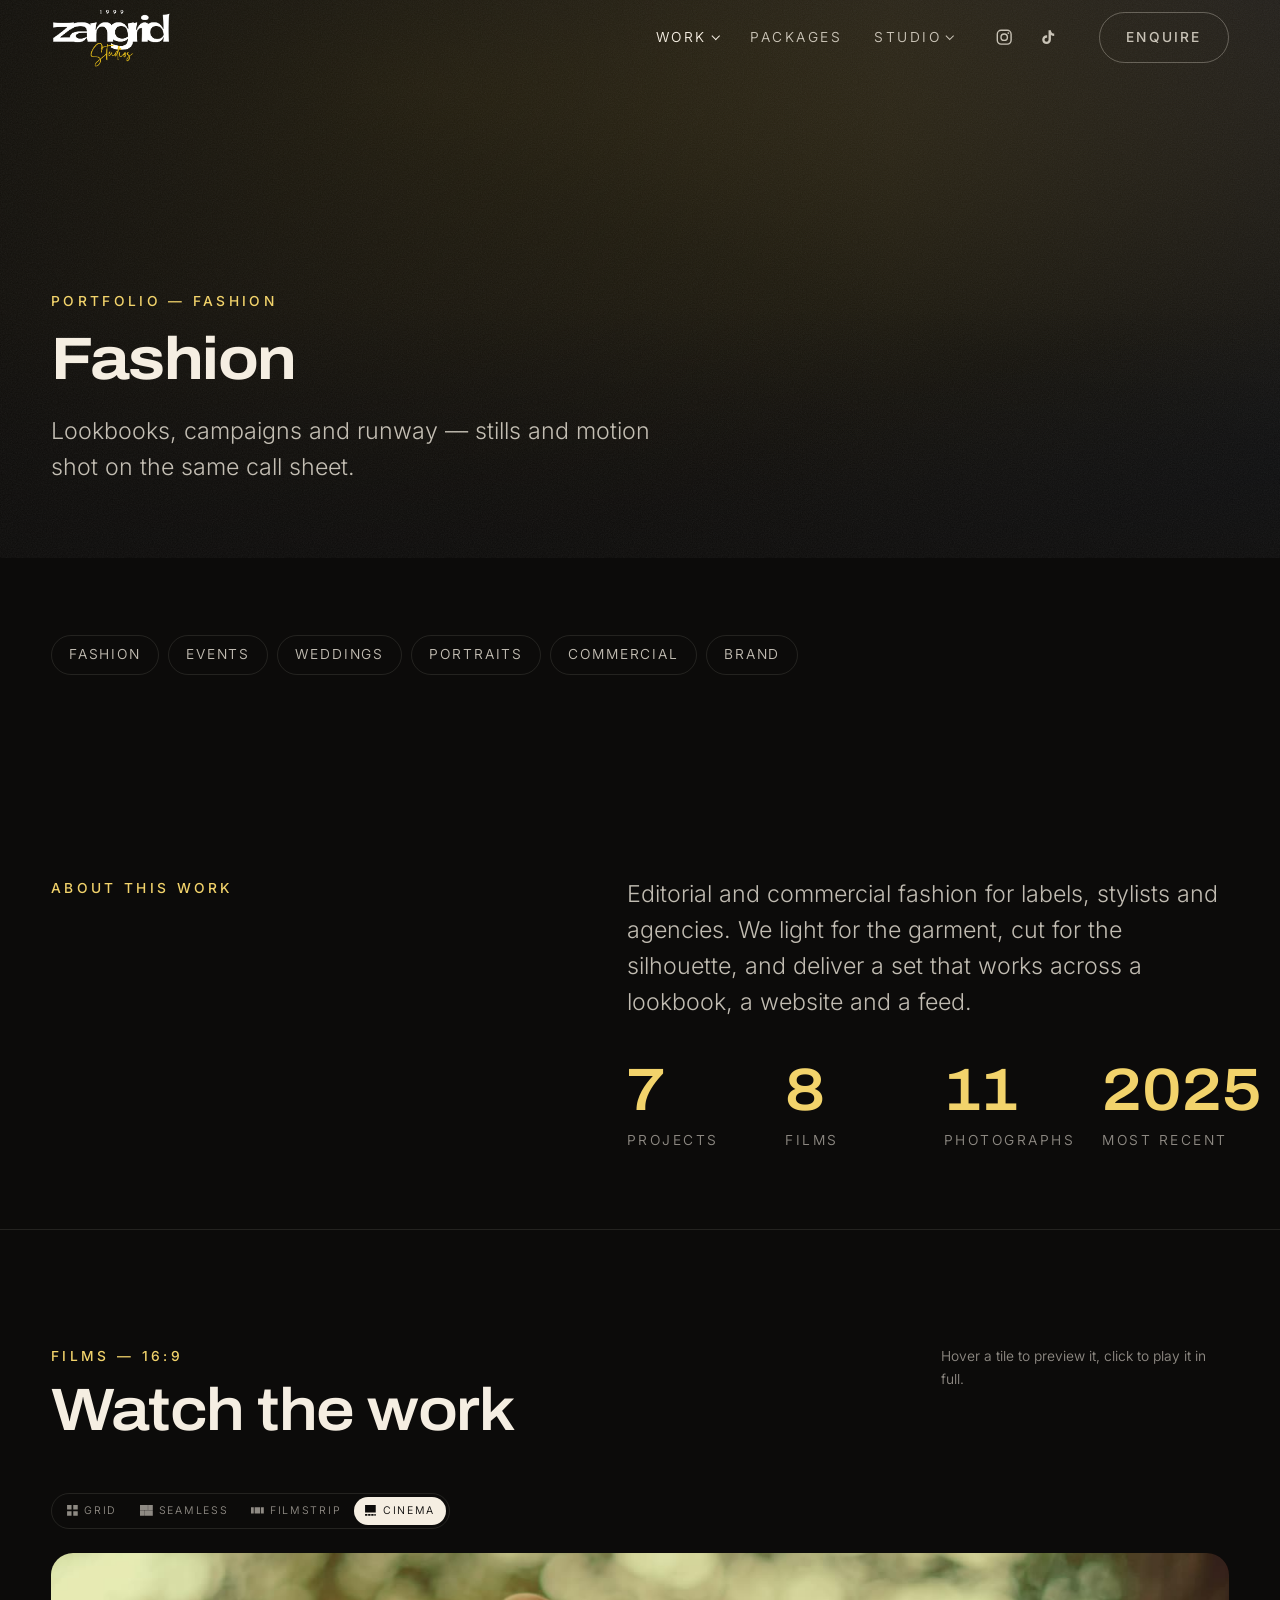
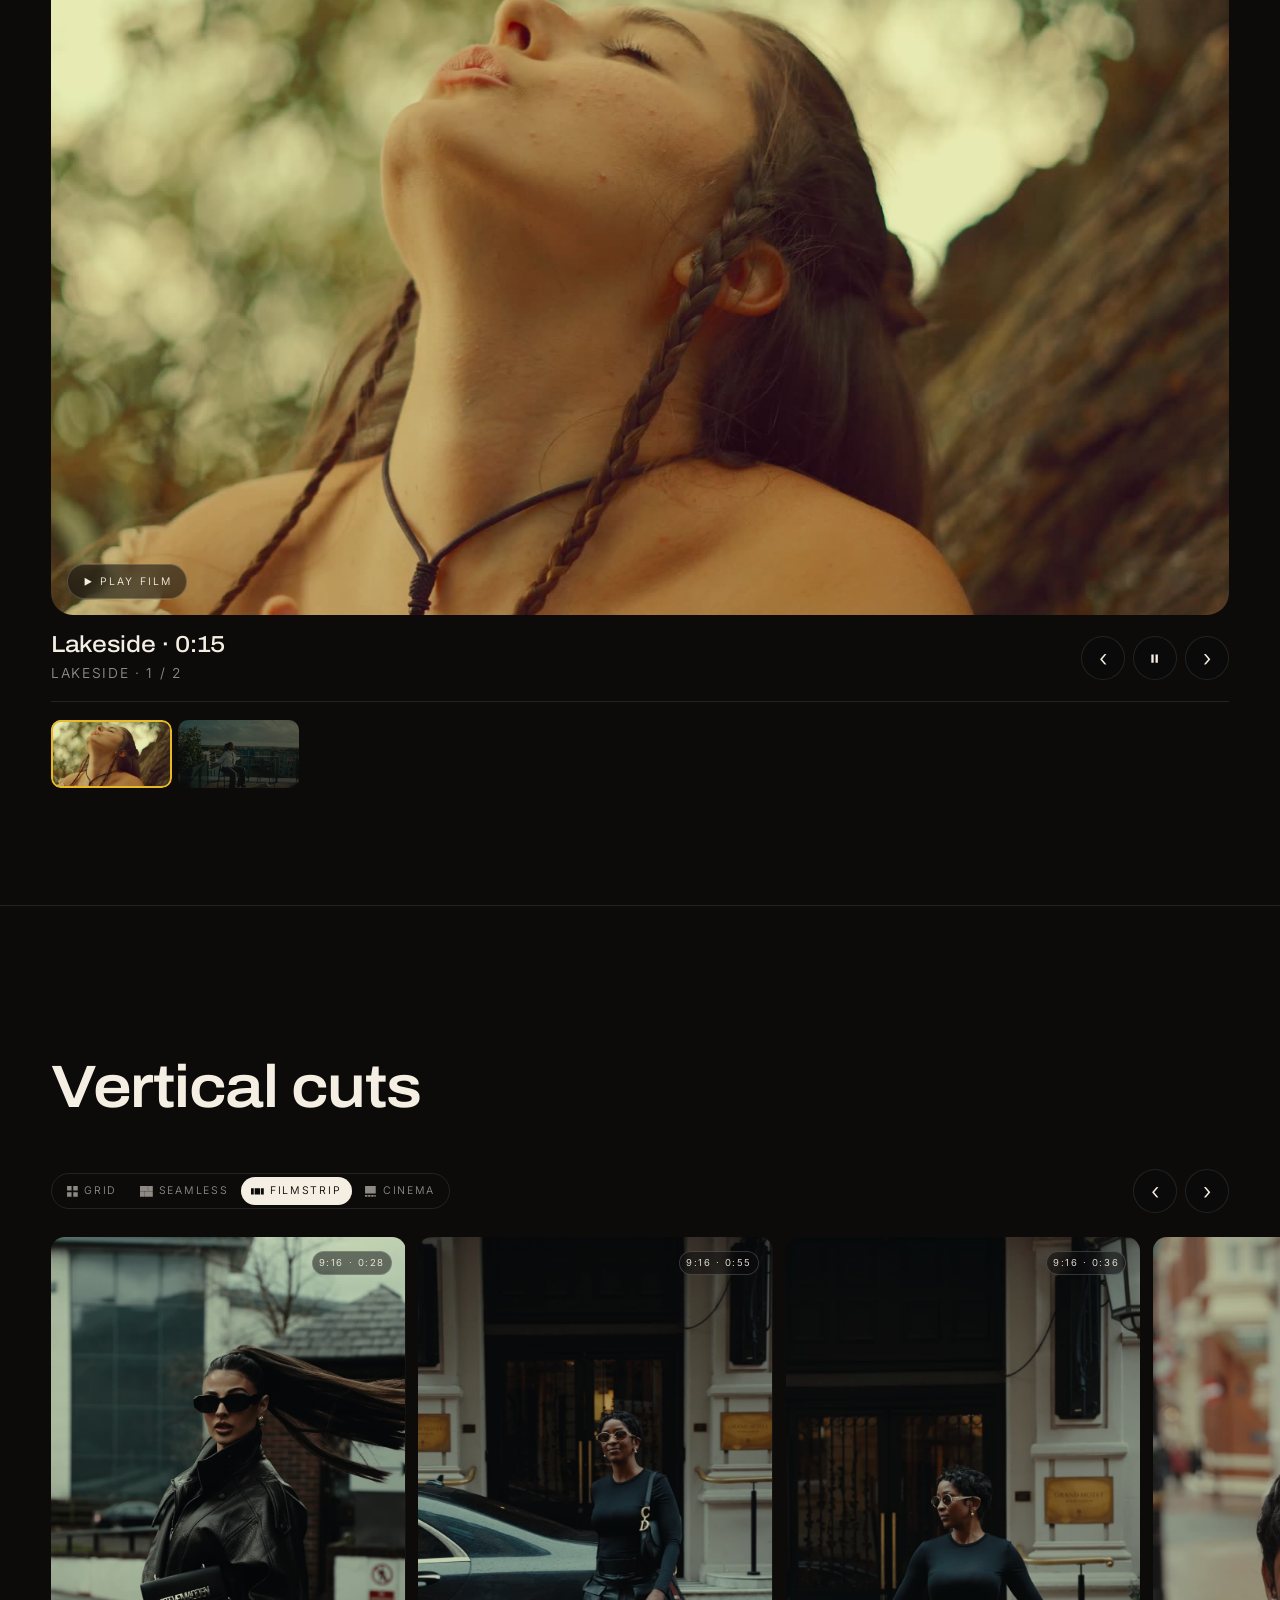
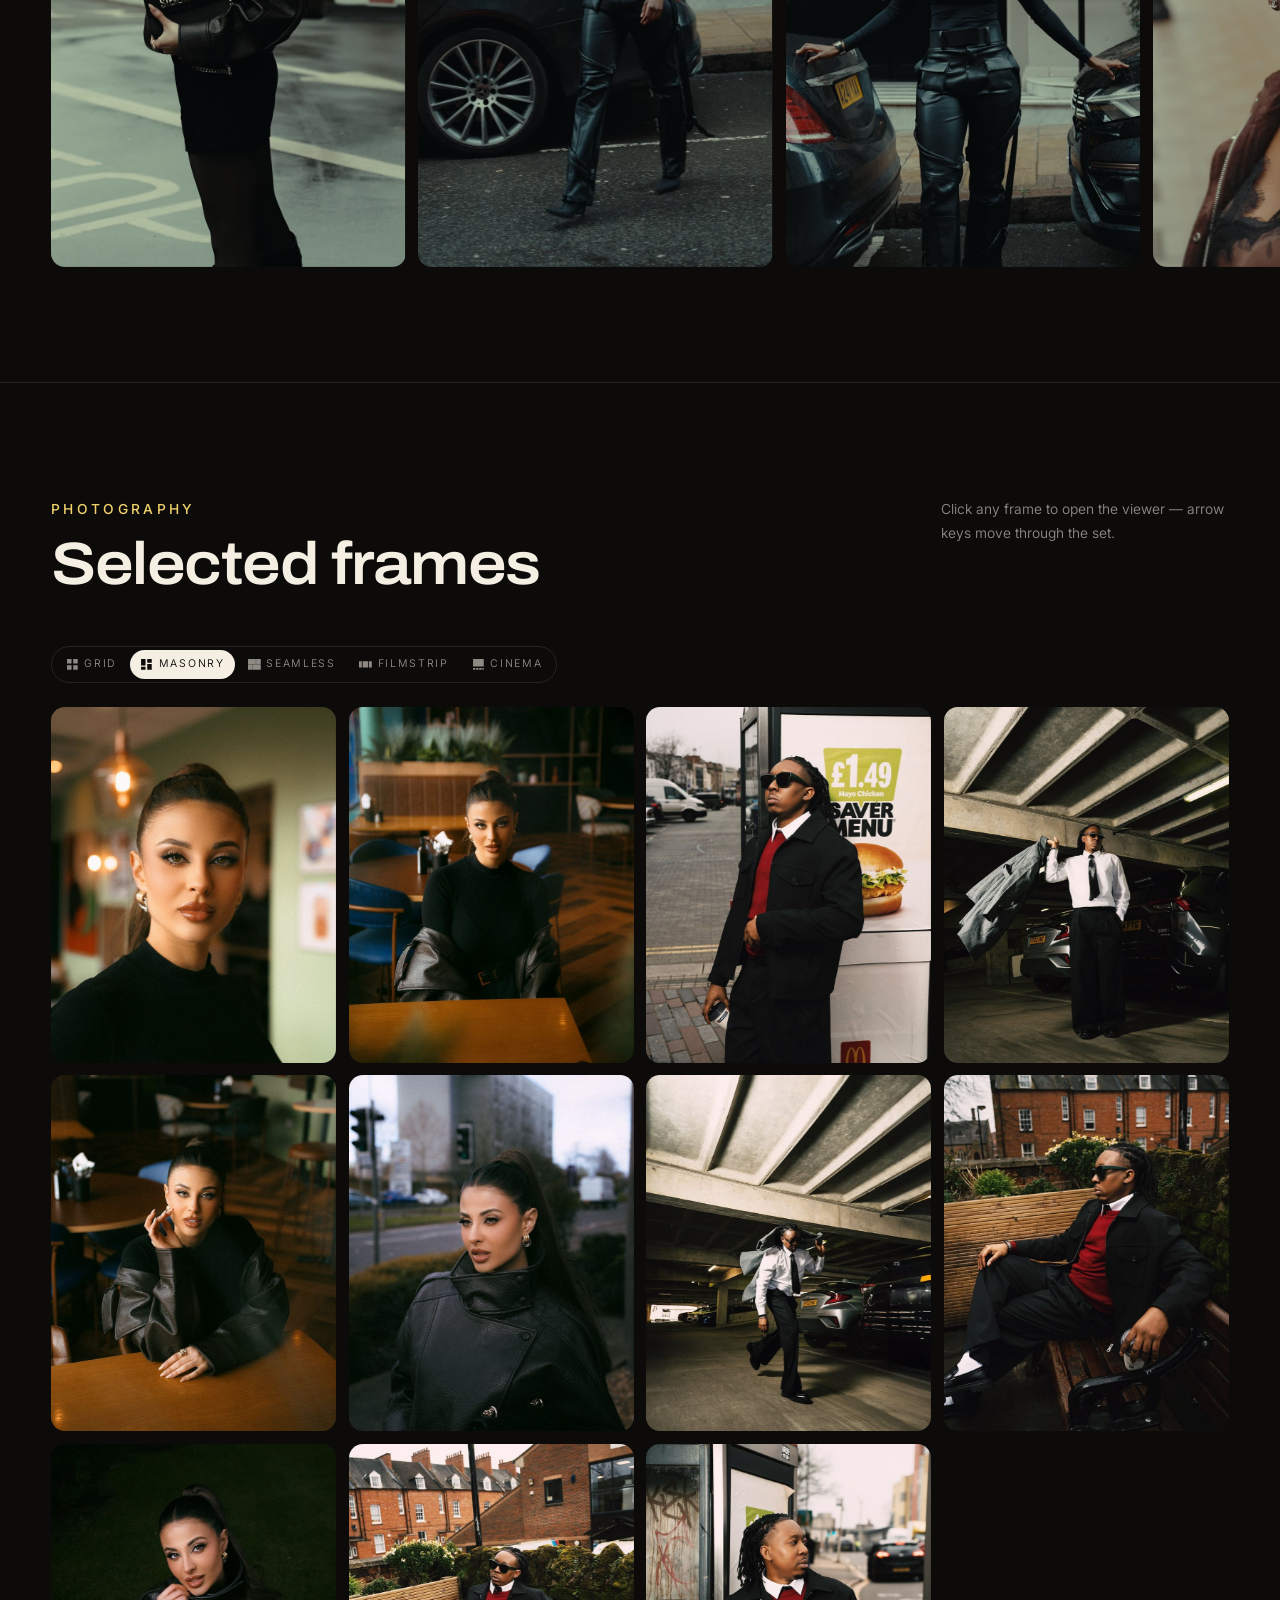
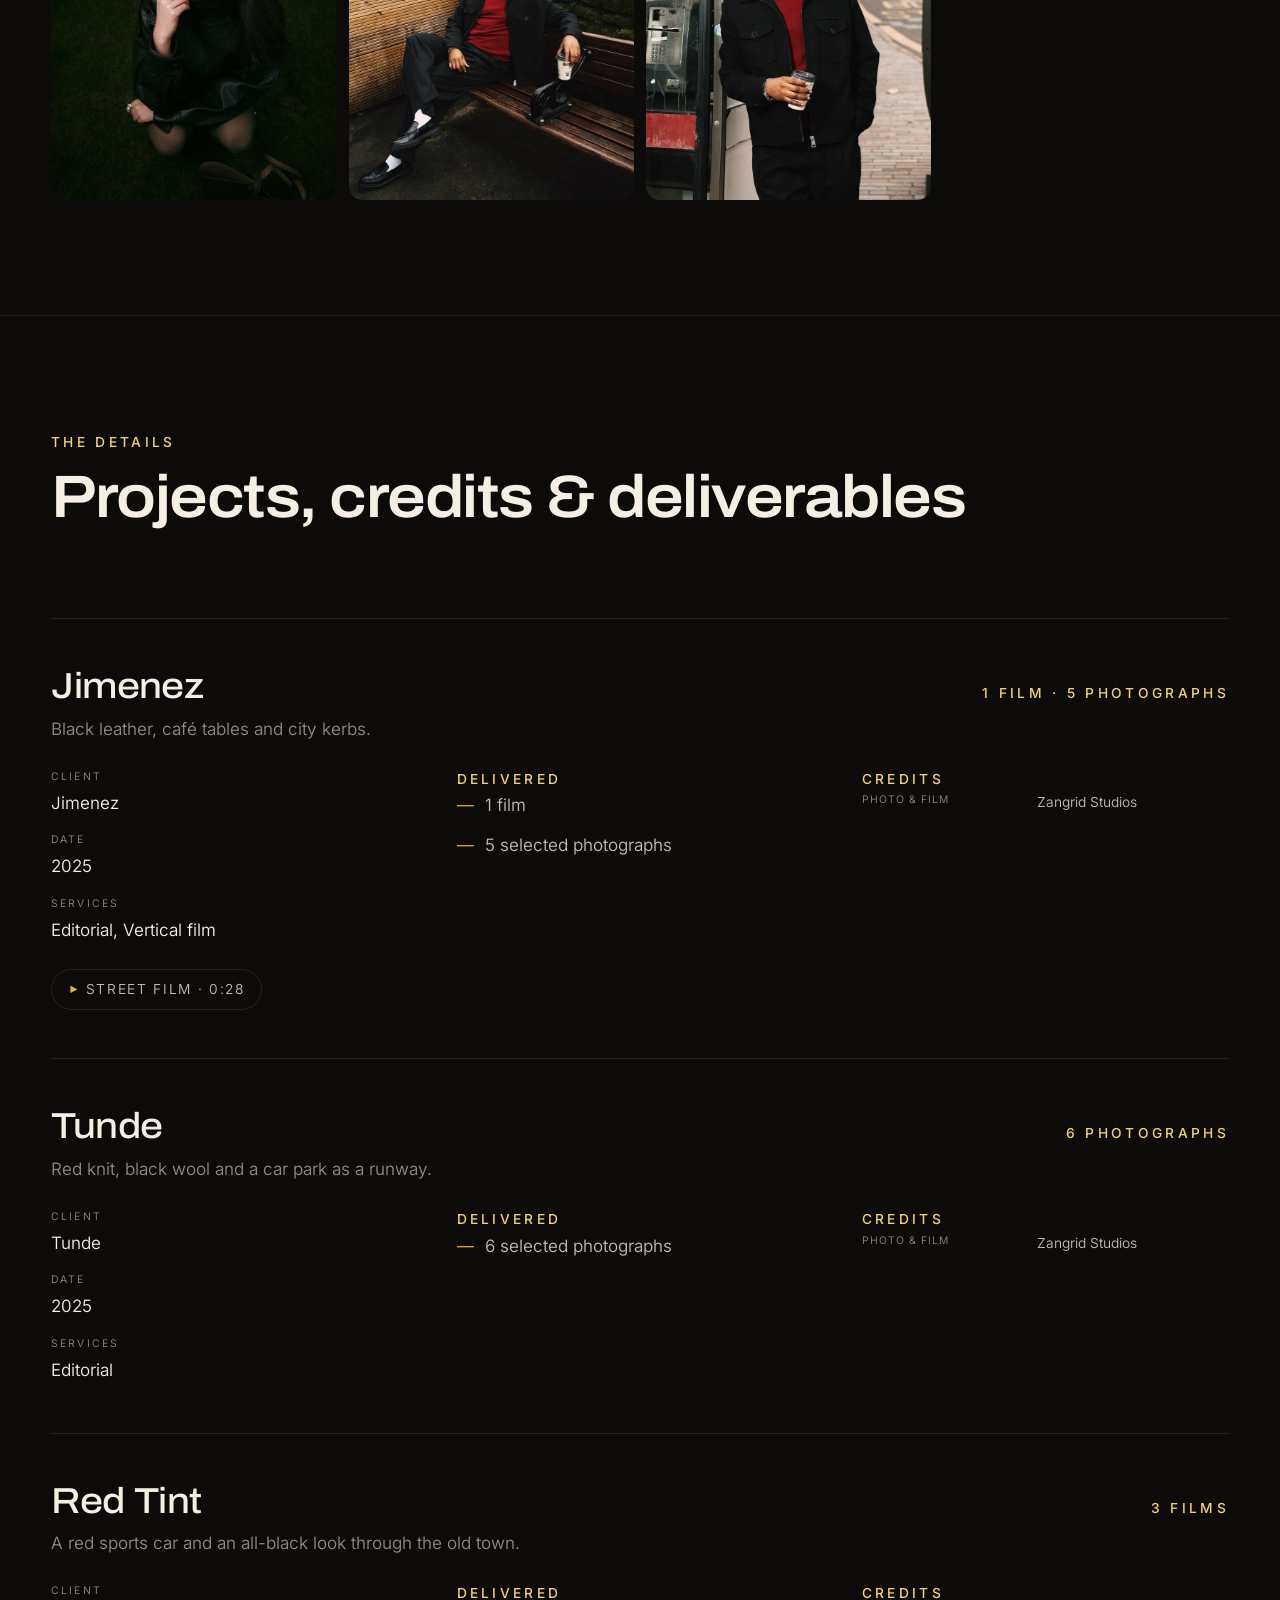
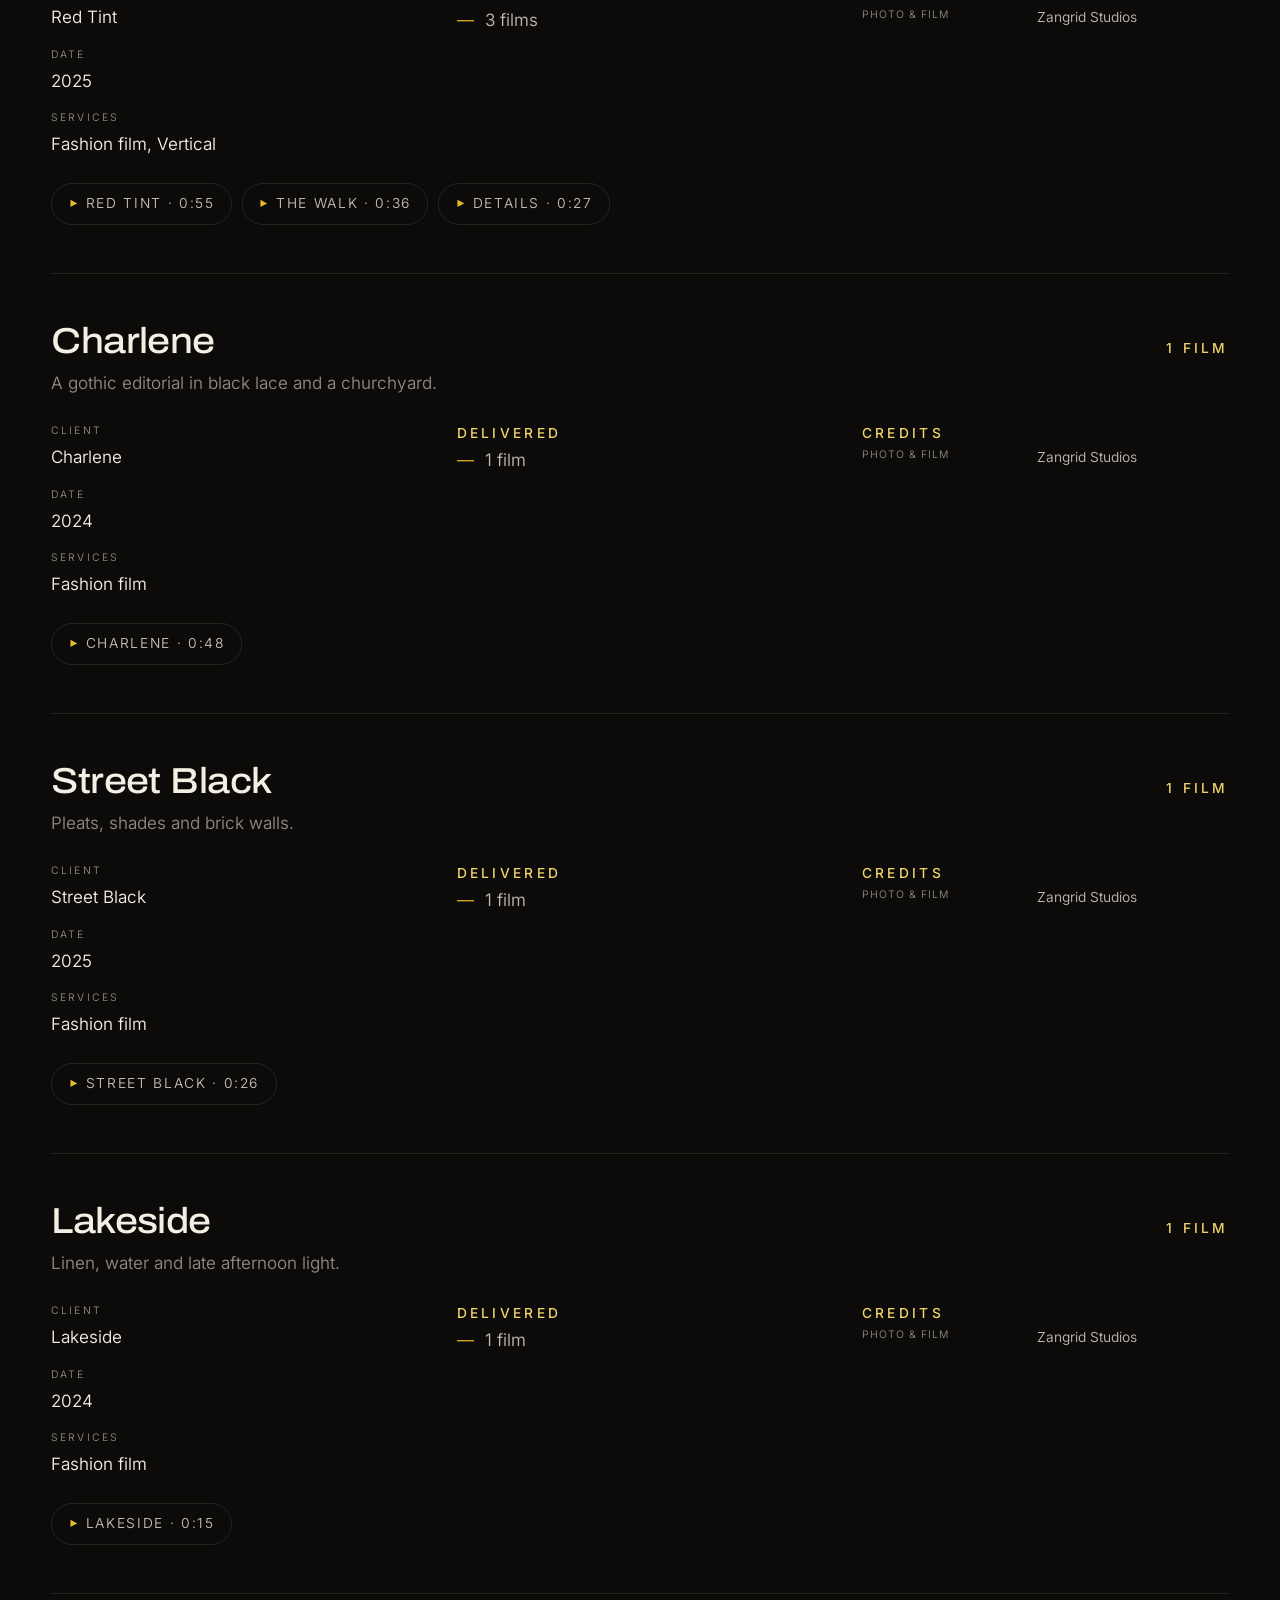
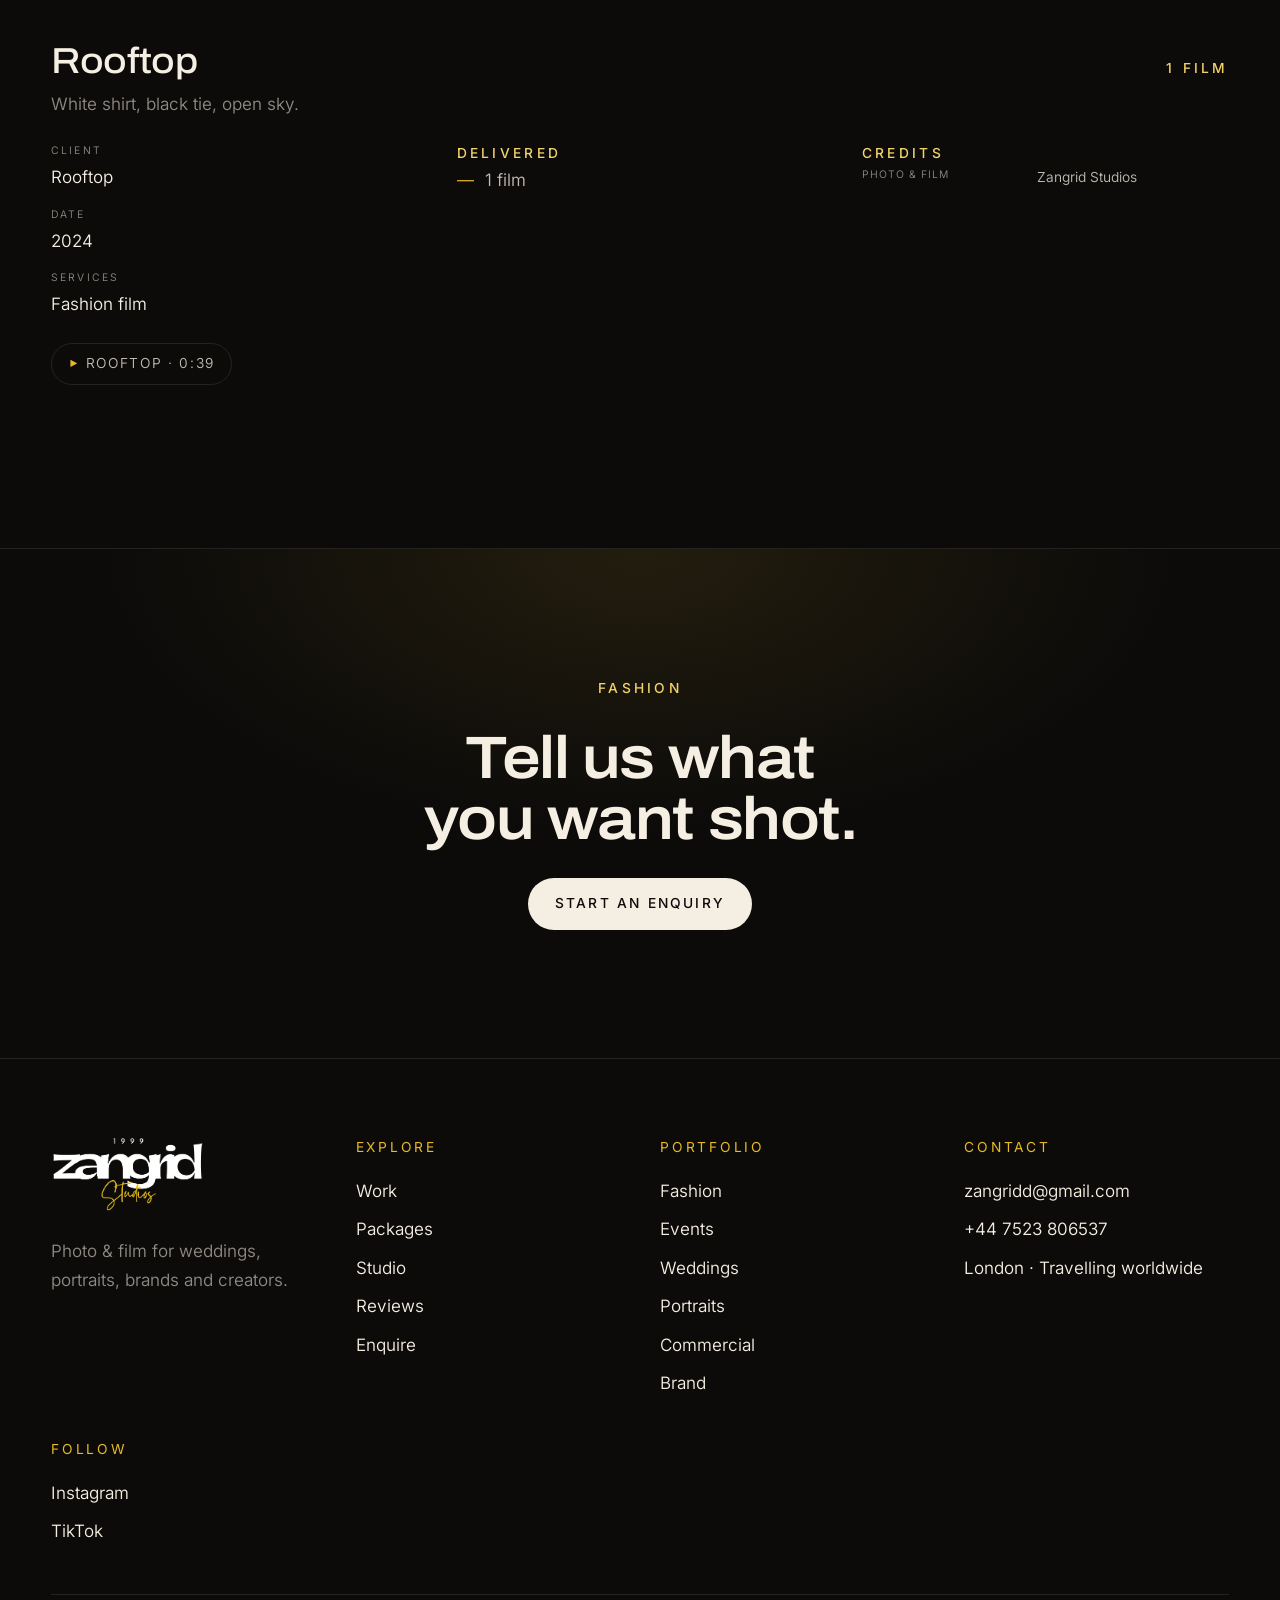
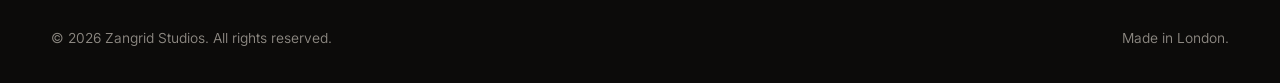
<file: fashion.html>
<!doctype html>
<html lang="en">
<head>
<meta charset="utf-8">
<meta name="viewport" content="width=device-width, initial-scale=1">
<meta http-equiv="Content-Security-Policy" content="default-src 'self'; script-src 'self'; style-src 'self' 'unsafe-inline'; font-src 'self'; img-src 'self' data: blob:; media-src 'self' blob:; frame-src https://drive.google.com https://www.youtube-nocookie.com https://player.vimeo.com; connect-src 'self' https://formsubmit.co; form-action 'self' https://formsubmit.co mailto:; base-uri 'self'; object-src 'none'; upgrade-insecure-requests">
<meta name="referrer" content="strict-origin-when-cross-origin">
<title>Fashion — Zangrid Studios</title>
<meta name="description" content="Lookbooks, campaigns and runway — stills and motion shot on the same call sheet. Fashion photography and film by Zangrid Studios.">
<meta name="theme-color" content="#0b0b0c">
<link rel="canonical" href="https://zangridstudios.com/fashion.html">
<meta property="og:type" content="website">
<meta property="og:title" content="Fashion — Zangrid Studios">
<meta property="og:description" content="Lookbooks, campaigns and runway — stills and motion shot on the same call sheet.">
<link rel="icon" href="assets/img/brand/favicon-32.png" type="image/png" sizes="32x32">
<link rel="icon" href="favicon.ico" sizes="any">
<link rel="apple-touch-icon" href="assets/img/brand/apple-touch-icon.png">
<link rel="preload" href="assets/fonts/archivo-var.woff2" as="font" type="font/woff2" crossorigin>
<link rel="preload" href="assets/fonts/inter-var.woff2" as="font" type="font/woff2" crossorigin>
<link rel="stylesheet" href="assets/css/main.css">
</head>
<body>
<a class="skip" href="#main">Skip to content</a>

<header class="nav">
  <div class="nav__inner">
    <a class="brand" href="index.html" aria-label="Zangrid Studios, home"><img src="assets/img/brand/logo-white-yellow.png" alt="Zangrid Studios" width="399" height="199"></a>
    <nav class="nav__links" aria-label="Primary">
      <div class="nav__drop">
        <button class="nav__drop-btn" type="button" aria-expanded="false" aria-haspopup="true">Work</button>
        <div class="nav__panel">
          <a data-nav="work.html" href="work.html">All work<small>Every project, filterable</small></a>
          <a data-nav="fashion.html" href="fashion.html">Fashion<small>Lookbooks &amp; campaigns</small></a>
          <a data-nav="events.html" href="events.html">Events<small>Launches &amp; conferences</small></a>
          <a data-nav="weddings.html" href="weddings.html">Weddings<small>Films &amp; galleries</small></a>
          <a data-nav="portraits.html" href="portraits.html">Portraits<small>People &amp; founders</small></a>
          <a data-nav="commercial.html" href="commercial.html">Commercial<small>Product &amp; advertising</small></a>
          <a data-nav="brand.html" href="brand.html">Brand<small>Hero films &amp; libraries</small></a>
        </div>
      </div>
      <a class="nav__link" data-nav="packages.html" href="packages.html">Packages</a>
      <div class="nav__drop">
        <button class="nav__drop-btn" type="button" aria-expanded="false" aria-haspopup="true">Studio</button>
        <div class="nav__panel">
          <a data-nav="about.html" href="about.html">The studio<small>Crew, approach, kit</small></a>
          <a data-nav="reviews.html" href="reviews.html">Client reviews<small>What clients said</small></a>
        </div>
      </div>
      <a class="btn btn--ghost" href="enquiry.html">Enquire</a>
    </nav>
    <button class="nav__toggle" type="button" aria-expanded="false" aria-controls="site-menu" aria-label="Open menu">
      <span></span><span></span><span></span>
    </button>
  </div>
</header>

<div class="menu" id="site-menu" aria-hidden="true">
  <nav aria-label="Mobile">
    <a class="menu__link" href="index.html">Home</a>
    <a class="menu__link" href="work.html">Work</a>
    <div class="menu__sub">
      <a href="fashion.html">Fashion</a>
      <a href="events.html">Events</a>
      <a href="weddings.html">Weddings</a>
      <a href="portraits.html">Portraits</a>
      <a href="commercial.html">Commercial</a>
      <a href="brand.html">Brand</a>
    </div>
    <a class="menu__link" href="packages.html">Packages</a>
    <a class="menu__link" href="about.html">Studio</a>
    <div class="menu__sub">
      <a href="reviews.html">Client reviews</a>
    </div>
    <a class="menu__link" href="enquiry.html">Enquire</a>
  </nav>
  <div class="menu__meta">
    <a href="mailto:zangridd@gmail.com" data-site="email">zangridd@gmail.com</a>
    <a href="https://www.instagram.com/zangrid.jpg/" data-site="instagram" data-site-href-only target="_blank" rel="noopener noreferrer">Instagram</a>
    <a href="https://www.tiktok.com/@zangrid" data-site="tiktok" data-site-href-only target="_blank" rel="noopener noreferrer">TikTok</a>
    <span data-site="location">London · Travelling worldwide</span>
  </div>
</div>

<main id="main">
  <!-- ============ hero ============ -->
  <section class="hero hero--inner grain" aria-label="Fashion">
    <div class="hero__media" data-hero-media="fashion"><div class="hero__fallback" aria-hidden="true"></div></div>
    <div class="hero__scrim" aria-hidden="true"></div>
    <div class="wrap hero__body">
      <p class="eyebrow">Portfolio — Fashion</p>
      <h1 style="font-size:var(--step-3);max-width:16ch;margin-top:1rem">Fashion</h1>
      <p class="lede" style="margin-top:1.5rem" data-category-copy="fashion:lede">Lookbooks, campaigns and runway — stills and motion shot on the same call sheet.</p>
    </div>
  </section>

  <!-- ============ jump between categories ============ -->
  <section class="section--tight wrap">
    <div class="svc-nav" data-category-nav="fashion" aria-label="Other categories"></div>
  </section>

  <!-- ============ intro + counts ============ -->
  <section class="section--tight wrap">
    <div class="split">
      <div>
        <p class="eyebrow reveal">About this work</p>
      </div>
      <div>
        <p class="lede reveal" data-category-copy="fashion:intro">Editorial and commercial fashion for labels, stylists and agencies. We light for the garment, cut for the silhouette, and deliver a set that works across a lookbook, a website and a feed.</p>
        <div class="stats reveal" data-delay="1" data-category-stats="fashion" style="margin-top:2.5rem"></div>
      </div>
    </div>
  </section>

  <!-- ============ films, 16:9 ============ -->
  <section class="section section--line wrap" id="films">
    <div class="section-head">
      <div>
        <p class="eyebrow reveal">Films — 16:9</p>
        <h2 class="reveal" style="margin-top:.75rem">Watch the work</h2>
      </div>
      <p class="muted reveal" style="max-width:32ch;font-size:var(--step--1)">Hover a tile to preview it,
        click to play it in full.</p>
    </div>
    <div class="reel-grid" data-film-grid data-category="fashion" data-orientation="horizontal"></div>
  </section>

  <!-- ============ films, 9:16 ============ -->
  <section class="section section--line wrap" id="vertical">
    <div class="section-head">
      <div>
        <p class="eyebrow reveal">Films — 9:16</p>
        <h2 class="reveal" style="margin-top:.75rem">Vertical cuts</h2>
      </div>
      <p class="muted reveal" style="max-width:32ch;font-size:var(--step--1)">Framed vertically on the
        shoot, not cropped down afterwards.</p>
    </div>
    <div class="reel-grid reel-grid--vertical" data-film-grid data-category="fashion" data-orientation="vertical"></div>
  </section>

  <!-- ============ photography ============ -->
  <section class="section section--line wrap" id="photography">
    <div class="section-head">
      <div>
        <p class="eyebrow reveal">Photography</p>
        <h2 class="reveal" style="margin-top:.75rem">Selected frames</h2>
      </div>
      <p class="muted reveal" style="max-width:32ch;font-size:var(--step--1)">Click any frame to open the
        viewer — arrow keys move through the set.</p>
    </div>
    <div class="photo-grid" data-photo-grid data-category="fashion"></div>
  </section>

  <!-- ============ project details ============ -->
  <section class="section section--line wrap" id="details">
    <div class="section-head">
      <div>
        <p class="eyebrow reveal">The details</p>
        <h2 class="reveal" style="margin-top:.75rem">Projects, credits &amp; deliverables</h2>
      </div>
      <a class="arrow-link reveal" href="enquiry.html?service=brand">Enquire about fashion</a>
    </div>
    <div data-project-details="fashion"></div>
  </section>

  <section class="cta wrap">
    <p class="eyebrow reveal">Fashion</p>
    <h2 class="reveal" style="max-width:18ch">Tell us what you want shot.</h2>
    <a class="btn btn--solid reveal" data-delay="1" href="enquiry.html?service=brand">Start an enquiry</a>
  </section>
</main>

<footer class="footer">
  <div class="wrap">
    <div class="footer__grid">
      <div>
        <a class="brand" href="index.html" aria-label="Zangrid Studios, home"><img src="assets/img/brand/logo-white-yellow.png" alt="Zangrid Studios" width="399" height="199"></a>
        <p class="muted" style="margin-top:1rem;max-width:24ch" data-site="tagline">Photo &amp; film for weddings, portraits, brands and creators.</p>
      </div>
      <div>
        <h4>Explore</h4>
        <ul>
          <li><a href="work.html">Work</a></li>
          <li><a href="packages.html">Packages</a></li>
          <li><a href="about.html">Studio</a></li>
          <li><a href="reviews.html">Reviews</a></li>
          <li><a href="enquiry.html">Enquire</a></li>
        </ul>
      </div>
      <div>
        <h4>Portfolio</h4>
        <ul>
          <li><a href="fashion.html">Fashion</a></li>
          <li><a href="events.html">Events</a></li>
          <li><a href="weddings.html">Weddings</a></li>
          <li><a href="portraits.html">Portraits</a></li>
          <li><a href="commercial.html">Commercial</a></li>
          <li><a href="brand.html">Brand</a></li>
        </ul>
      </div>
      <div>
        <h4>Contact</h4>
        <ul>
          <li><a href="mailto:zangridd@gmail.com" data-site="email">zangridd@gmail.com</a></li>
          <li><a href="tel:+447523806537" data-site="phone">+44 7523 806537</a></li>
          <li><span data-site="location">London · Travelling worldwide</span></li>
        </ul>
      </div>
      <div>
        <h4>Follow</h4>
        <ul>
          <li><a href="https://www.instagram.com/zangrid.jpg/" data-site="instagram" data-site-href-only target="_blank" rel="noopener noreferrer">Instagram</a></li>
          <li><a href="https://www.tiktok.com/@zangrid" data-site="tiktok" data-site-href-only target="_blank" rel="noopener noreferrer">TikTok</a></li>
        </ul>
      </div>
    </div>
    <div class="footer__bar">
      <span>&copy; <span data-year>2026</span> Zangrid Studios. All rights reserved.</span>
      <span>Made in London.</span>
    </div>
  </div>
</footer>

<script src="assets/js/data.js"></script>
<script src="assets/js/packages.js"></script>
<script src="assets/js/main.js"></script>
</body>
</html>
</file>
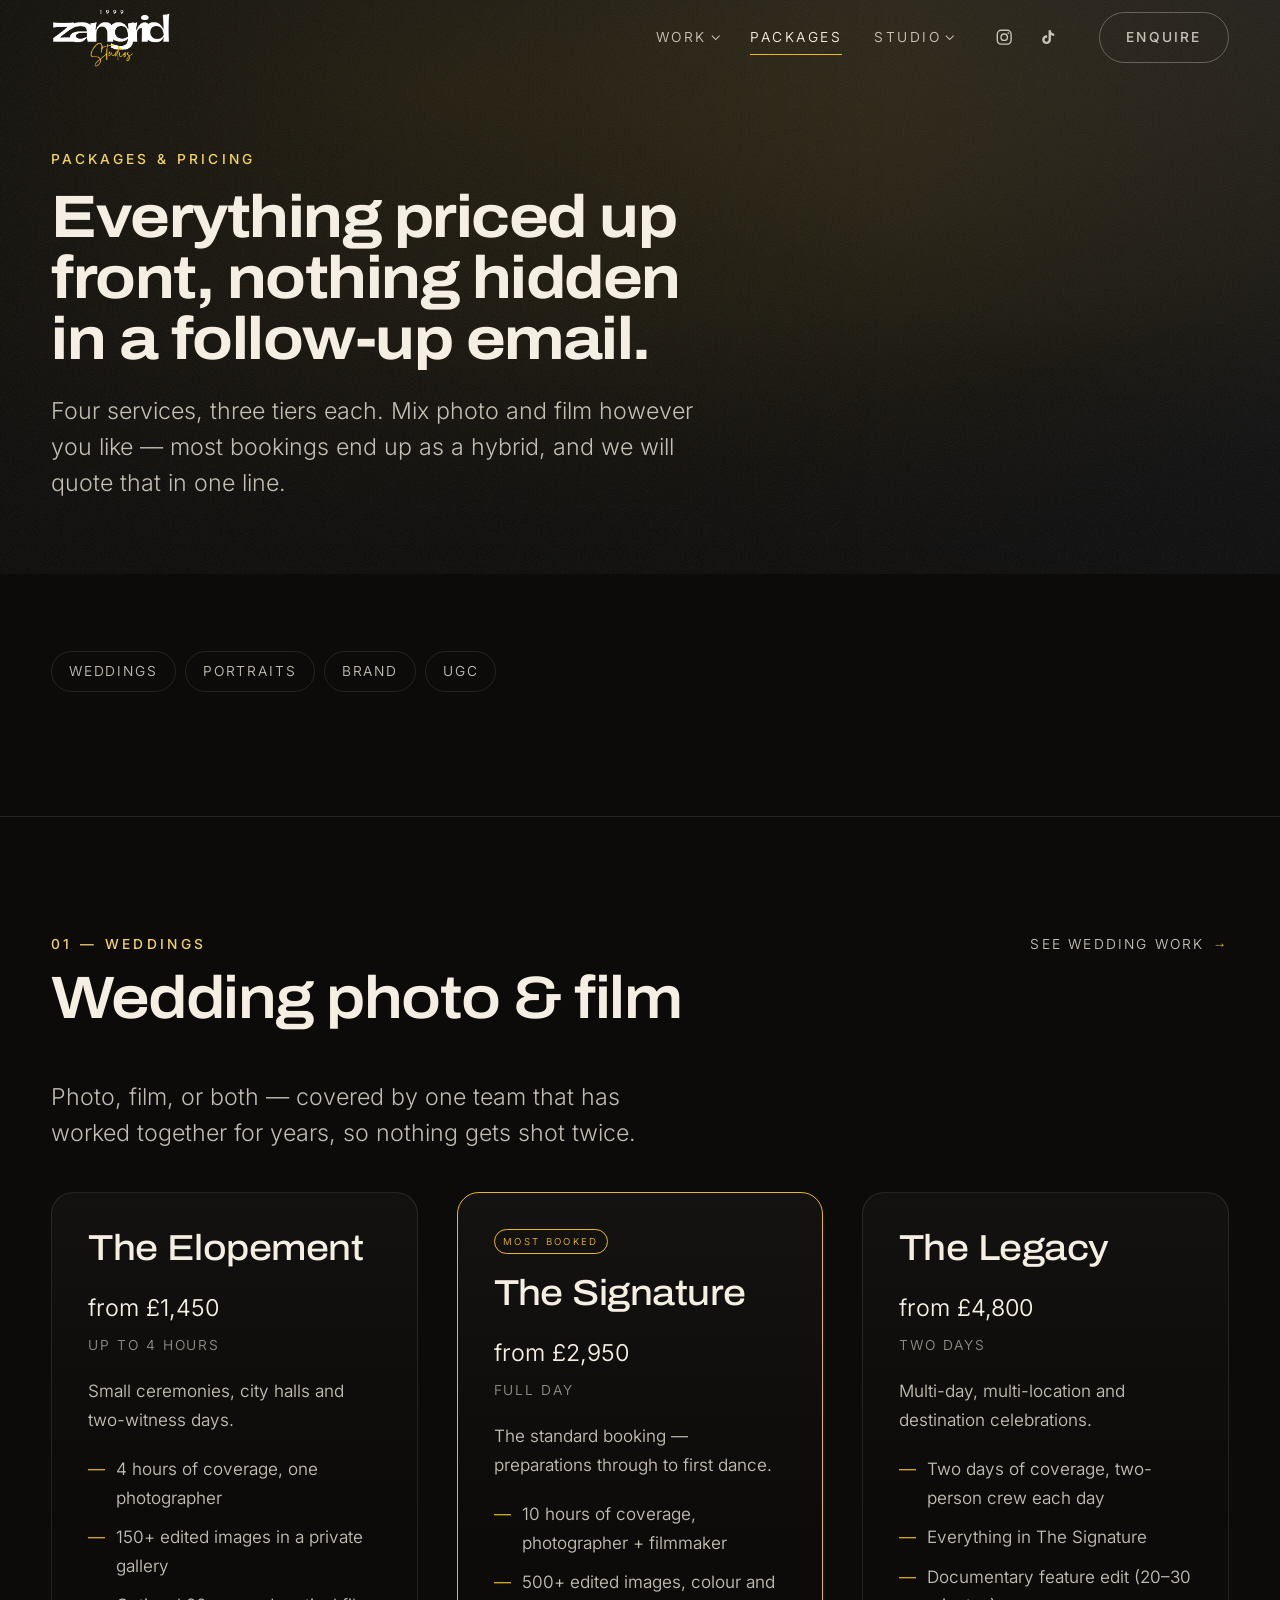
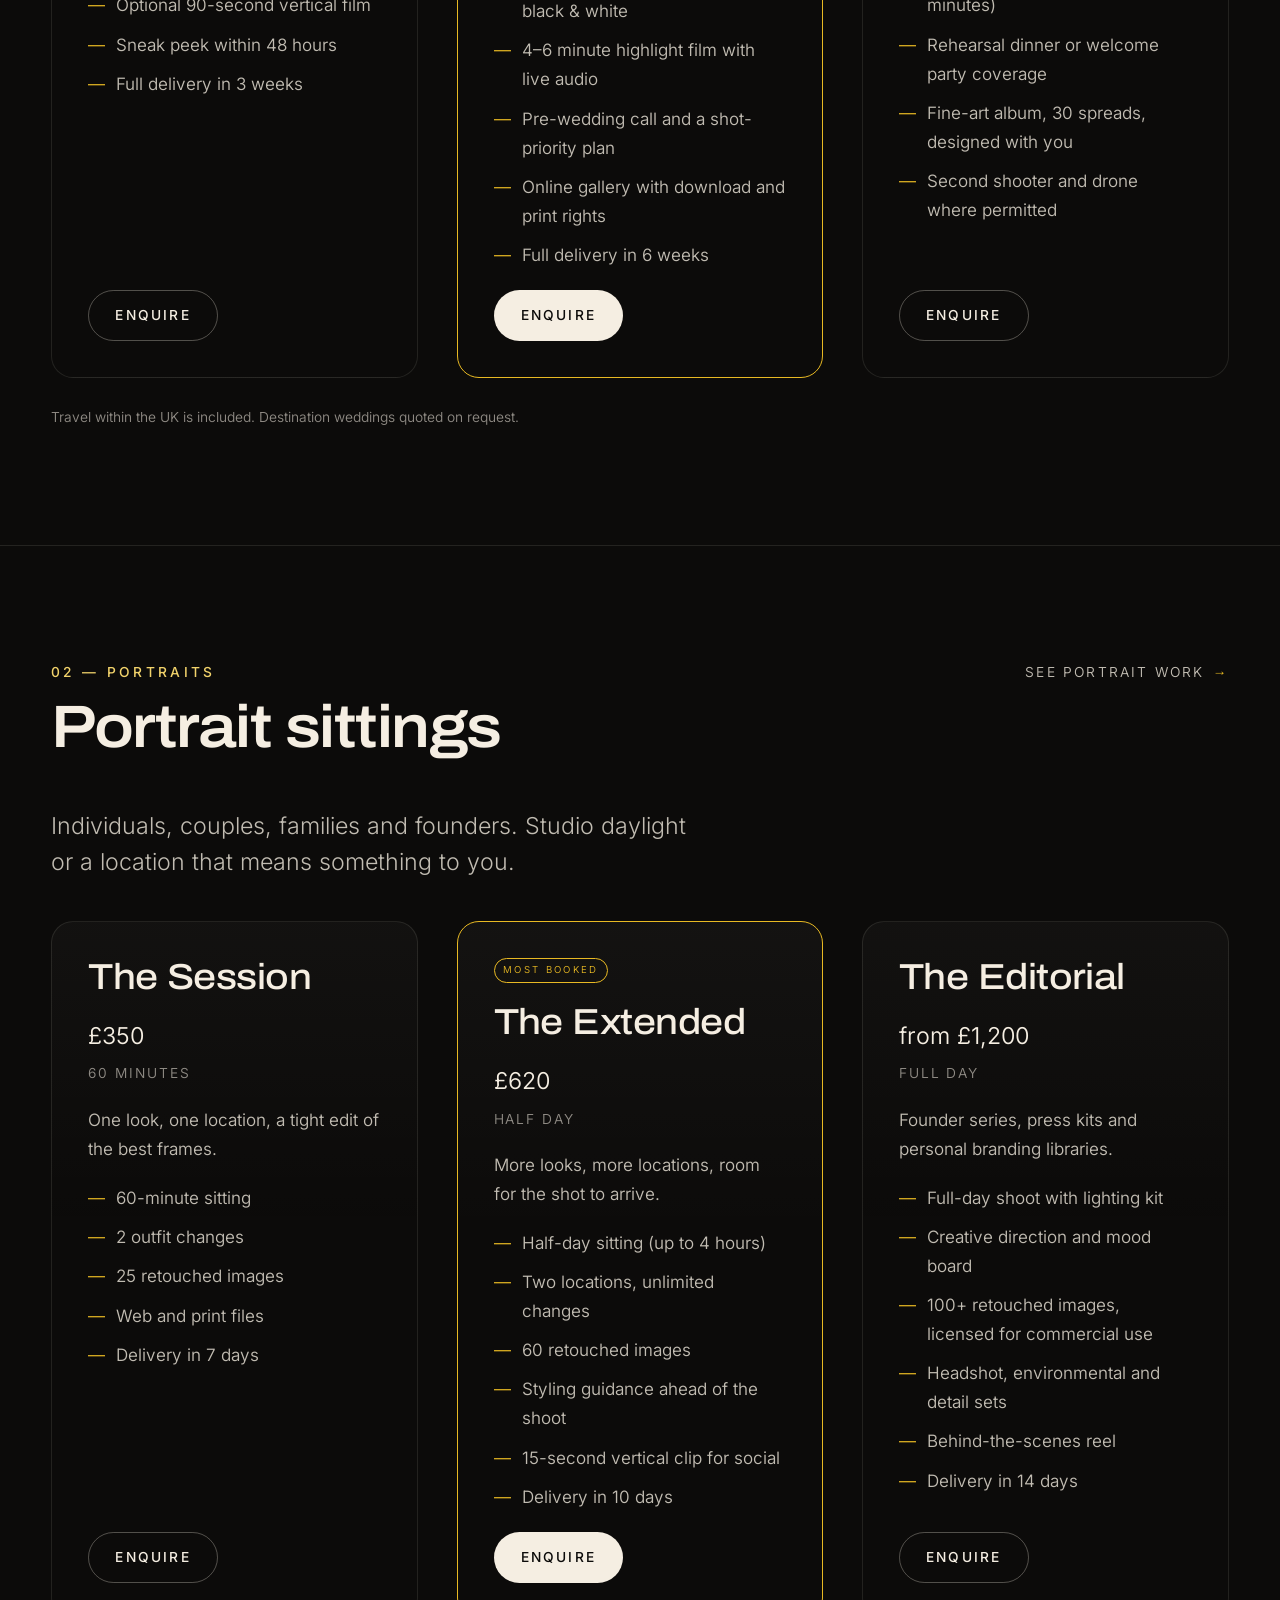
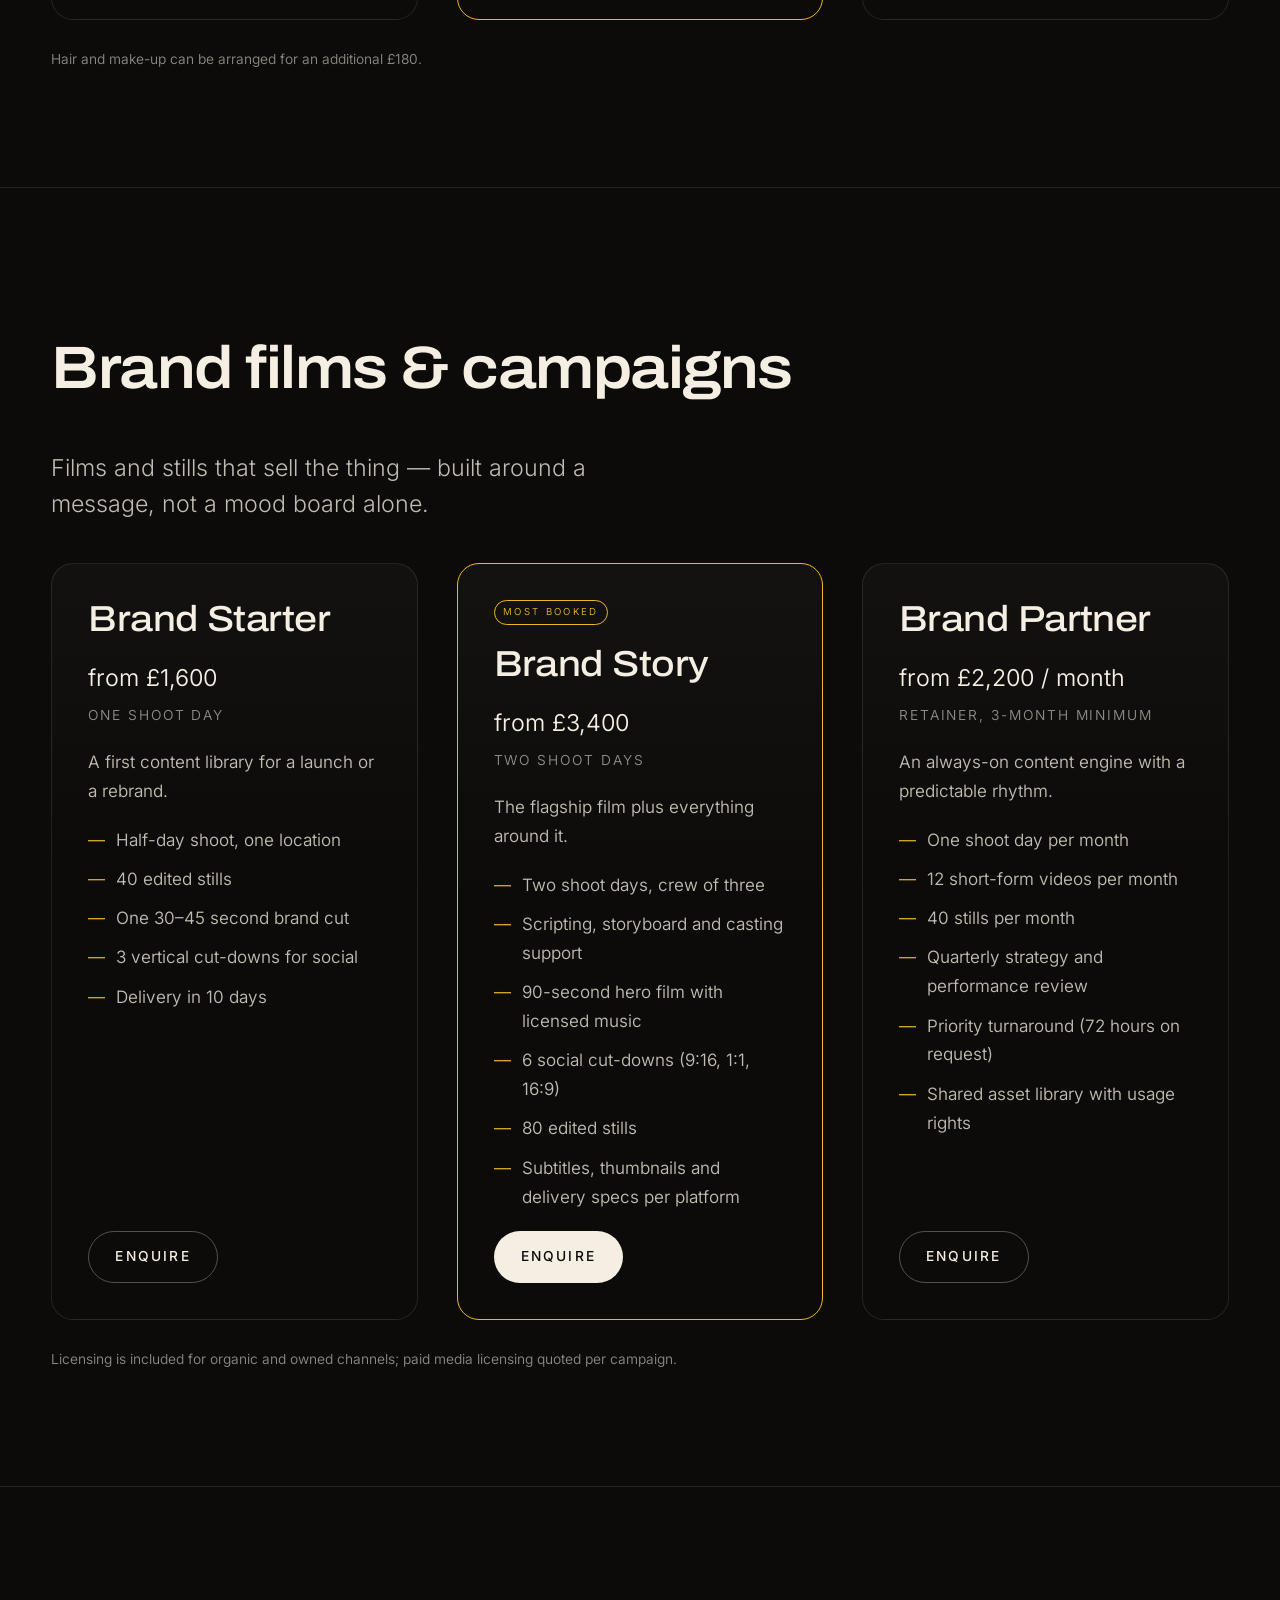
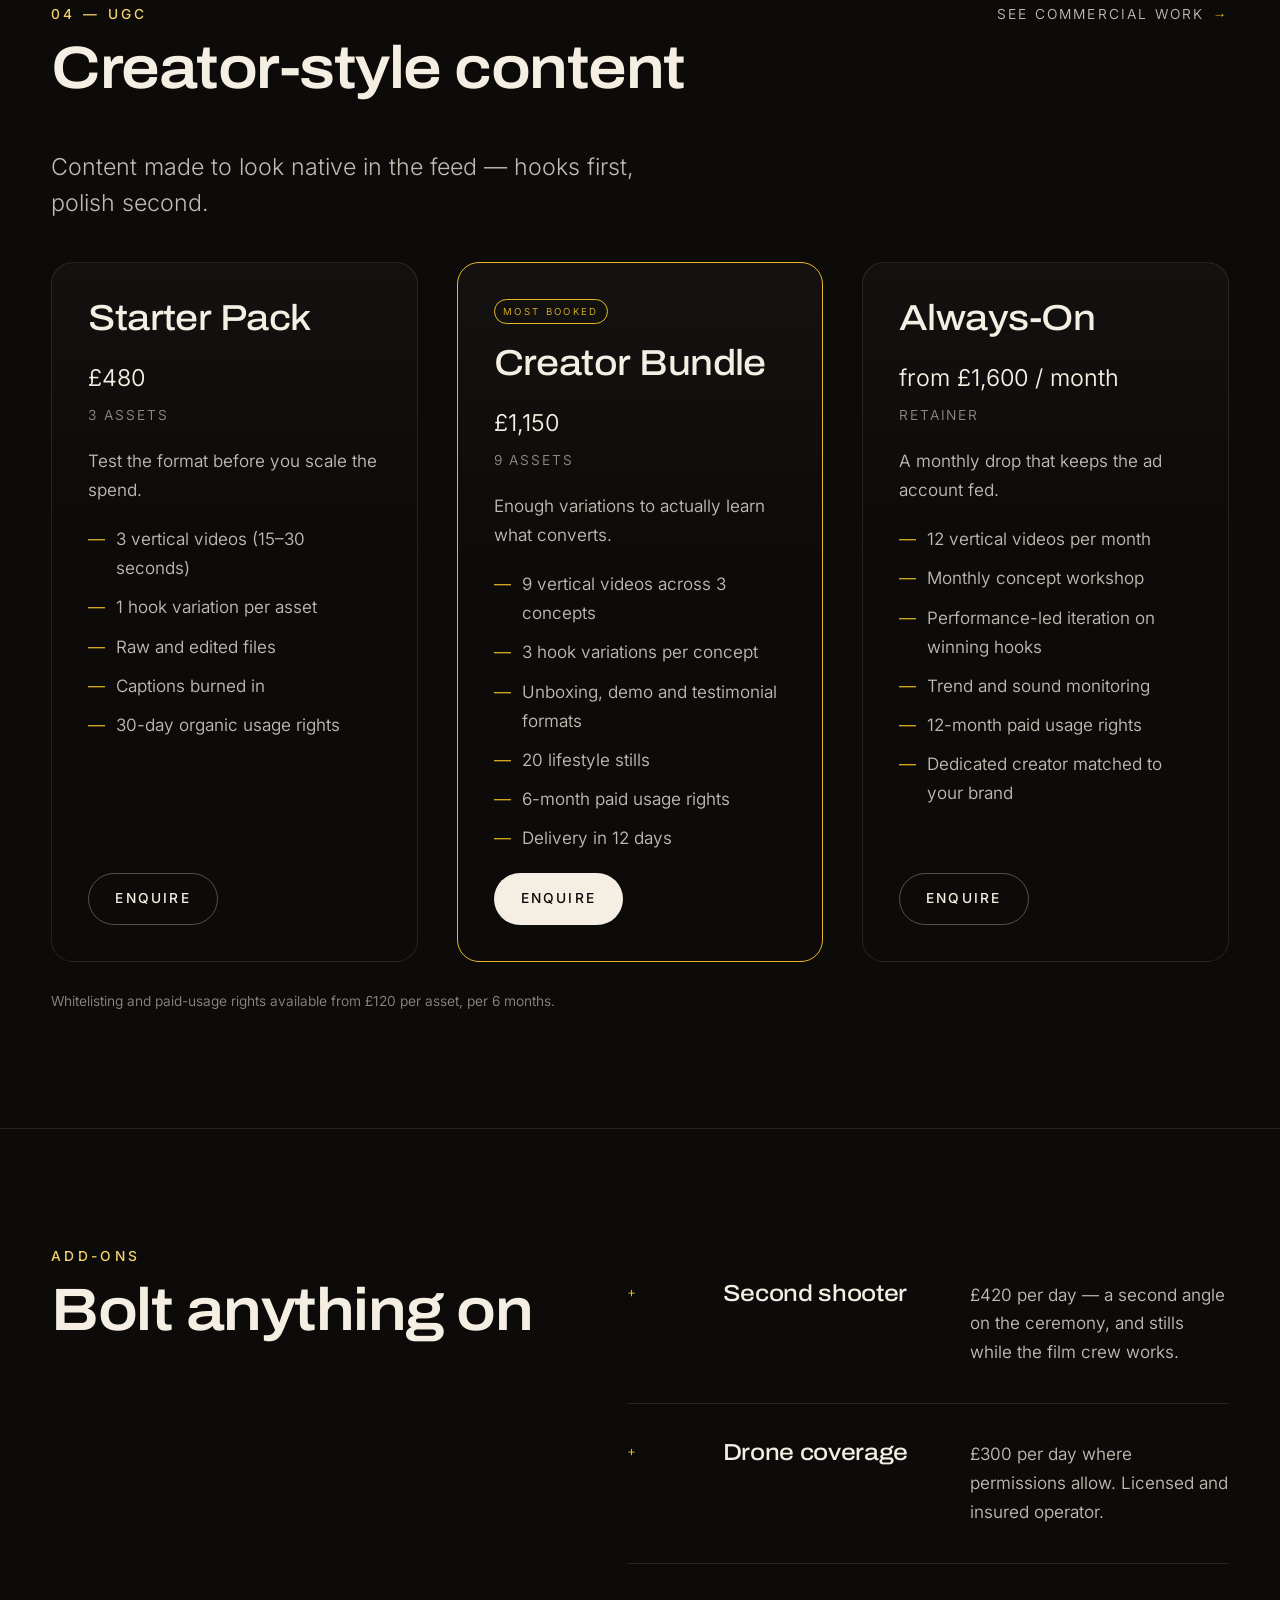
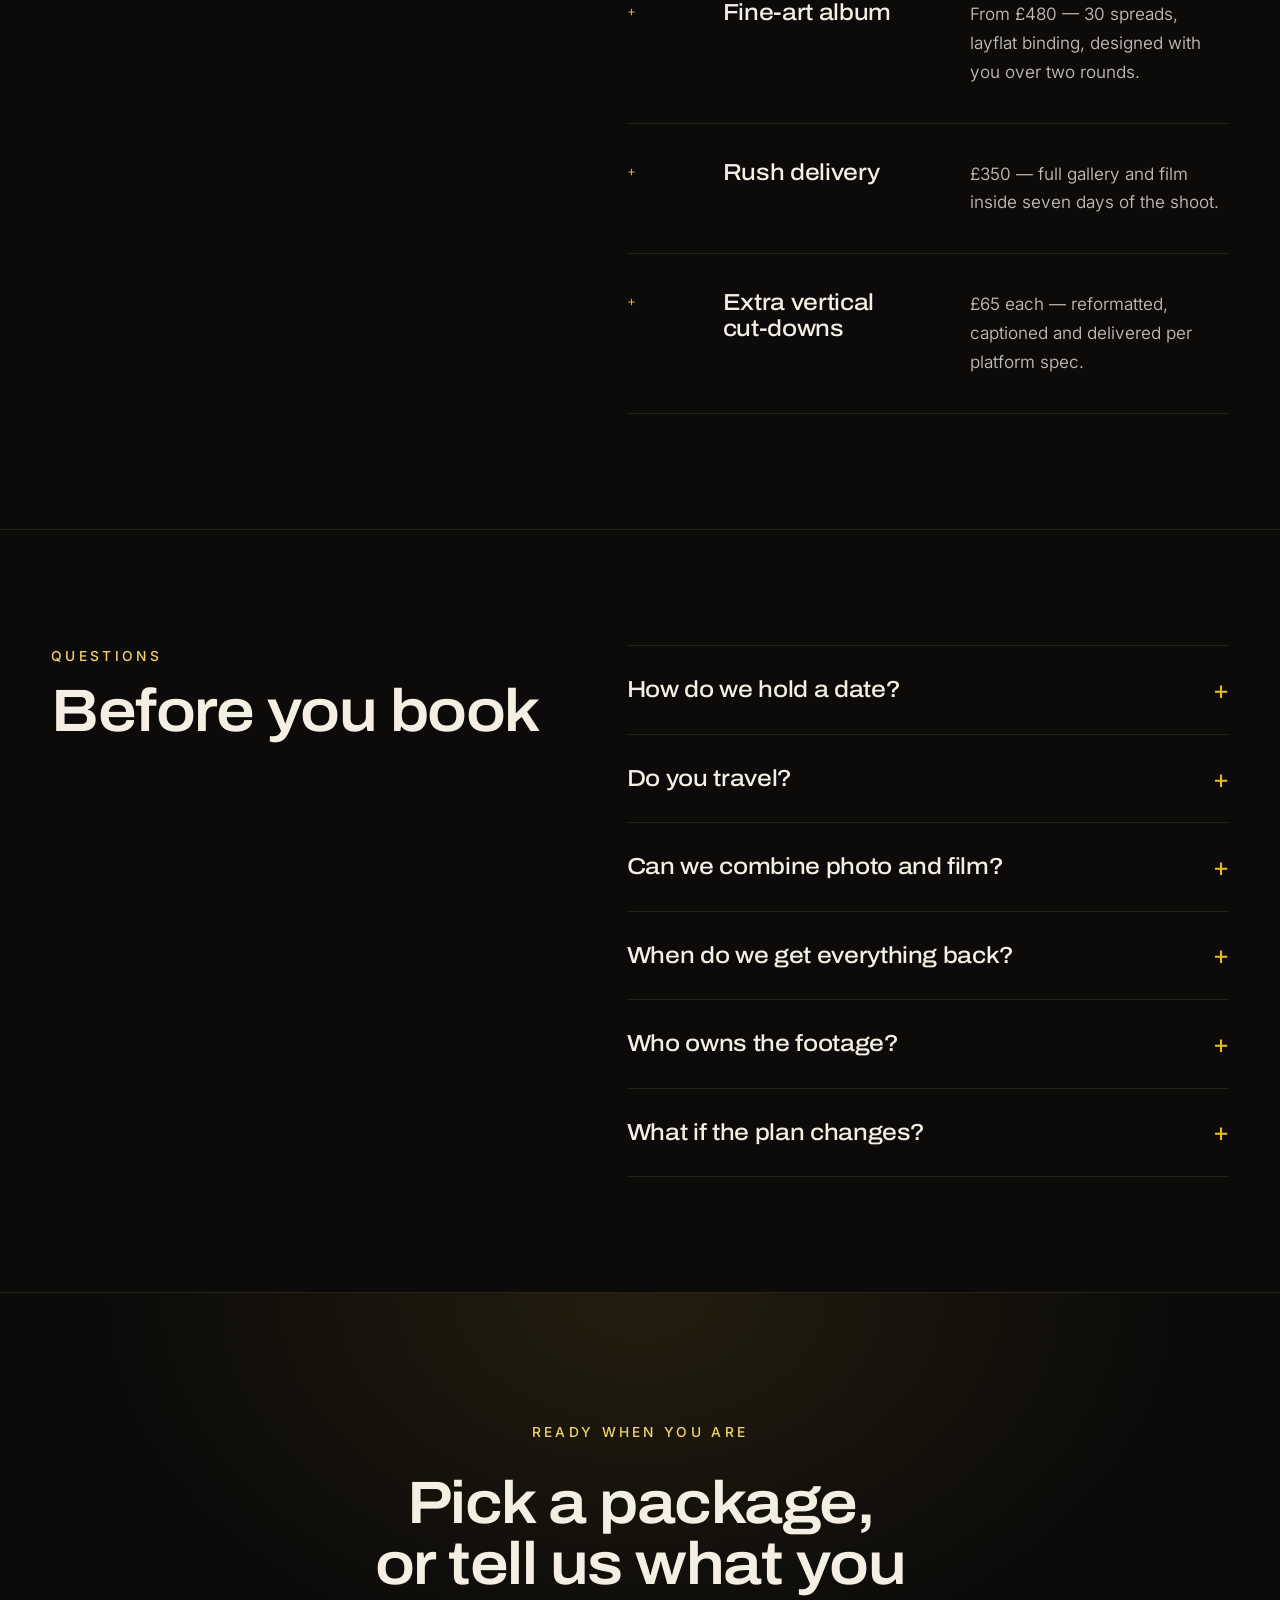
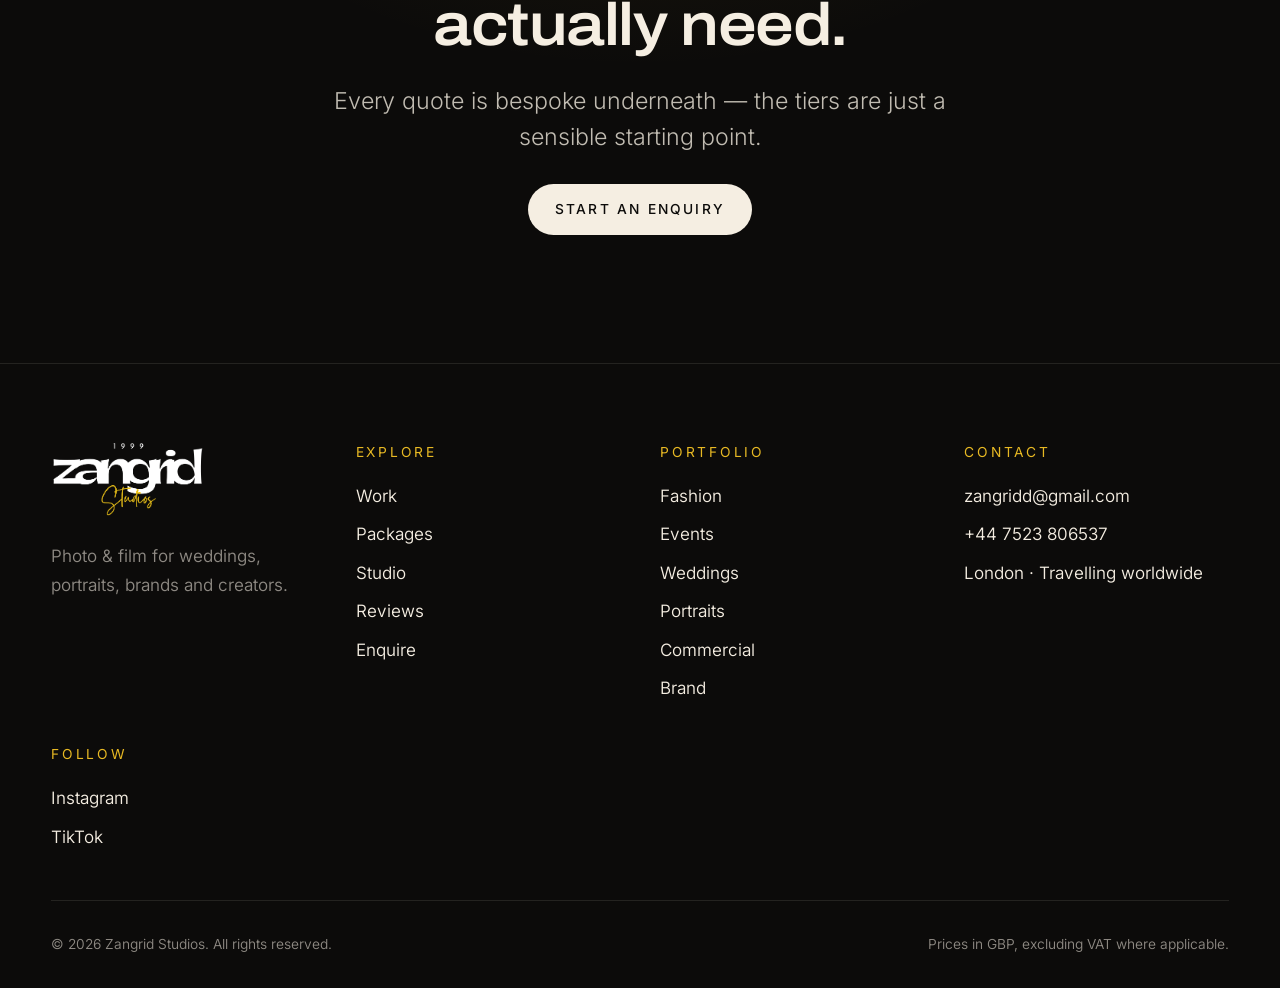
<file: packages.html>
<!doctype html>
<html lang="en">
<head>
<meta charset="utf-8">
<meta name="viewport" content="width=device-width, initial-scale=1">
<meta http-equiv="Content-Security-Policy" content="default-src 'self'; script-src 'self'; style-src 'self' 'unsafe-inline'; font-src 'self'; img-src 'self' data: blob:; media-src 'self' blob:; frame-src https://drive.google.com https://www.youtube-nocookie.com https://player.vimeo.com; connect-src 'self' https://formsubmit.co; form-action 'self' https://formsubmit.co mailto:; base-uri 'self'; object-src 'none'; upgrade-insecure-requests">
<meta name="referrer" content="strict-origin-when-cross-origin">
<title>Packages &amp; Pricing — Zangrid Studios</title>
<meta name="description" content="Wedding, portrait, brand and UGC packages from Zangrid Studios — what is included, what it costs and how delivery works.">
<meta name="theme-color" content="#0b0b0c">
<link rel="canonical" href="https://zangridstudios.com/packages.html">
<meta property="og:type" content="website">
<meta property="og:title" content="Packages & Pricing — Zangrid Studios">
<meta property="og:description" content="Wedding, portrait, brand and UGC packages with clear inclusions and pricing.">
<link rel="icon" href="assets/img/brand/favicon-32.png" type="image/png" sizes="32x32">
<link rel="icon" href="favicon.ico" sizes="any">
<link rel="apple-touch-icon" href="assets/img/brand/apple-touch-icon.png">
<link rel="preload" href="assets/fonts/archivo-var.woff2" as="font" type="font/woff2" crossorigin>
<link rel="preload" href="assets/fonts/inter-var.woff2" as="font" type="font/woff2" crossorigin>
<link rel="stylesheet" href="assets/css/main.css">
</head>
<body>
<a class="skip" href="#main">Skip to content</a>

<header class="nav">
  <div class="nav__inner">
    <a class="brand" href="index.html" aria-label="Zangrid Studios, home"><img src="assets/img/brand/logo-white-yellow.png" alt="Zangrid Studios" width="399" height="199"></a>
    <nav class="nav__links" aria-label="Primary">
      <div class="nav__drop">
        <button class="nav__drop-btn" type="button" aria-expanded="false" aria-haspopup="true">Work</button>
        <div class="nav__panel">
          <a data-nav="work.html" href="work.html">All work<small>Every project, filterable</small></a>
          <a data-nav="fashion.html" href="fashion.html">Fashion<small>Lookbooks &amp; campaigns</small></a>
          <a data-nav="events.html" href="events.html">Events<small>Launches &amp; conferences</small></a>
          <a data-nav="weddings.html" href="weddings.html">Weddings<small>Films &amp; galleries</small></a>
          <a data-nav="portraits.html" href="portraits.html">Portraits<small>People &amp; founders</small></a>
          <a data-nav="commercial.html" href="commercial.html">Commercial<small>Product &amp; advertising</small></a>
          <a data-nav="brand.html" href="brand.html">Brand<small>Hero films &amp; libraries</small></a>
        </div>
      </div>
      <a class="nav__link" data-nav="packages.html" href="packages.html">Packages</a>
      <div class="nav__drop">
        <button class="nav__drop-btn" type="button" aria-expanded="false" aria-haspopup="true">Studio</button>
        <div class="nav__panel">
          <a data-nav="about.html" href="about.html">The studio<small>Crew, approach, kit</small></a>
          <a data-nav="reviews.html" href="reviews.html">Client reviews<small>What clients said</small></a>
        </div>
      </div>
      <a class="btn btn--ghost" href="enquiry.html">Enquire</a>
    </nav>
    <button class="nav__toggle" type="button" aria-expanded="false" aria-controls="site-menu" aria-label="Open menu">
      <span></span><span></span><span></span>
    </button>
  </div>
</header>

<div class="menu" id="site-menu" aria-hidden="true">
  <nav aria-label="Mobile">
    <a class="menu__link" href="index.html">Home</a>
    <a class="menu__link" href="work.html">Work</a>
    <div class="menu__sub">
      <a href="fashion.html">Fashion</a>
      <a href="events.html">Events</a>
      <a href="weddings.html">Weddings</a>
      <a href="portraits.html">Portraits</a>
      <a href="commercial.html">Commercial</a>
      <a href="brand.html">Brand</a>
    </div>
    <a class="menu__link" href="packages.html">Packages</a>
    <a class="menu__link" href="about.html">Studio</a>
    <div class="menu__sub">
      <a href="reviews.html">Client reviews</a>
    </div>
    <a class="menu__link" href="enquiry.html">Enquire</a>
  </nav>
  <div class="menu__meta">
    <a href="mailto:zangridd@gmail.com" data-site="email">zangridd@gmail.com</a>
    <a href="https://www.instagram.com/zangrid.jpg/" data-site="instagram" data-site-href-only target="_blank" rel="noopener noreferrer">Instagram</a>
    <a href="https://www.tiktok.com/@zangrid" data-site="tiktok" data-site-href-only target="_blank" rel="noopener noreferrer">TikTok</a>
    <span data-site="location">London · Travelling worldwide</span>
  </div>
</div>

<main id="main">
  <section class="hero hero--inner grain" aria-label="Packages">
    <div class="hero__media"><div class="hero__fallback" aria-hidden="true"></div></div>
    <div class="hero__scrim" aria-hidden="true"></div>
    <div class="wrap hero__body">
      <p class="eyebrow">Packages &amp; pricing</p>
      <h1 style="font-size:var(--step-3);max-width:20ch;margin-top:1rem">Everything priced up front, nothing hidden in a follow-up email.</h1>
      <p class="lede" style="margin-top:1.5rem">Four services, three tiers each. Mix photo and film however you like —
        most bookings end up as a hybrid, and we will quote that in one line.</p>
    </div>
  </section>

  <section class="section--tight wrap">
    <div class="svc-nav" data-service-nav aria-label="Jump to a service"></div>
  </section>

  <!-- ============ weddings ============ -->
  <section class="section section--line wrap" id="wedding">
    <div class="section-head">
      <div>
        <p class="eyebrow reveal">01 — Weddings</p>
        <h2 class="reveal" style="margin-top:.75rem">Wedding photo &amp; film</h2>
      </div>
      <a class="arrow-link reveal" href="weddings.html">See wedding work</a>
    </div>
    <p class="lede reveal" style="margin-bottom:2.5rem">Photo, film, or both — covered by one team that has worked
      together for years, so nothing gets shot twice.</p>
    <div class="grid grid--3" data-packages="wedding"></div>
    <p class="muted reveal" style="margin-top:1.75rem;font-size:var(--step--1)" data-package-note="wedding"></p>
  </section>

  <!-- ============ portraits ============ -->
  <section class="section section--line wrap" id="portrait">
    <div class="section-head">
      <div>
        <p class="eyebrow reveal">02 — Portraits</p>
        <h2 class="reveal" style="margin-top:.75rem">Portrait sittings</h2>
      </div>
      <a class="arrow-link reveal" href="portraits.html">See portrait work</a>
    </div>
    <p class="lede reveal" style="margin-bottom:2.5rem">Individuals, couples, families and founders. Studio daylight
      or a location that means something to you.</p>
    <div class="grid grid--3" data-packages="portrait"></div>
    <p class="muted reveal" style="margin-top:1.75rem;font-size:var(--step--1)" data-package-note="portrait"></p>
  </section>

  <!-- ============ brand ============ -->
  <section class="section section--line wrap" id="brand">
    <div class="section-head">
      <div>
        <p class="eyebrow reveal">03 — Brand</p>
        <h2 class="reveal" style="margin-top:.75rem">Brand films &amp; campaigns</h2>
      </div>
      <a class="arrow-link reveal" href="brand.html">See brand work</a>
    </div>
    <p class="lede reveal" style="margin-bottom:2.5rem">Films and stills that sell the thing — built around a message,
      not a mood board alone.</p>
    <div class="grid grid--3" data-packages="brand"></div>
    <p class="muted reveal" style="margin-top:1.75rem;font-size:var(--step--1)" data-package-note="brand"></p>
  </section>

  <!-- ============ ugc ============ -->
  <section class="section section--line wrap" id="ugc">
    <div class="section-head">
      <div>
        <p class="eyebrow reveal">04 — UGC</p>
        <h2 class="reveal" style="margin-top:.75rem">Creator-style content</h2>
      </div>
      <a class="arrow-link reveal" href="commercial.html">See commercial work</a>
    </div>
    <p class="lede reveal" style="margin-bottom:2.5rem">Content made to look native in the feed — hooks first,
      polish second.</p>
    <div class="grid grid--3" data-packages="ugc"></div>
    <p class="muted reveal" style="margin-top:1.75rem;font-size:var(--step--1)" data-package-note="ugc"></p>
  </section>

  <!-- ============ add-ons ============ -->
  <section class="section section--line wrap" id="add-ons">
    <div class="split">
      <div>
        <p class="eyebrow reveal">Add-ons</p>
        <h2 class="reveal" style="margin-top:.75rem">Bolt anything on</h2>
      </div>
      <div class="rows" style="border-top:0">
        <div class="row reveal"><p class="row__n">+</p><h3 class="row__t" style="font-size:var(--step-1)">Second shooter</h3><p class="row__d">£420 per day — a second angle on the ceremony, and stills while the film crew works.</p></div>
        <div class="row reveal"><p class="row__n">+</p><h3 class="row__t" style="font-size:var(--step-1)">Drone coverage</h3><p class="row__d">£300 per day where permissions allow. Licensed and insured operator.</p></div>
        <div class="row reveal"><p class="row__n">+</p><h3 class="row__t" style="font-size:var(--step-1)">Fine-art album</h3><p class="row__d">From £480 — 30 spreads, layflat binding, designed with you over two rounds.</p></div>
        <div class="row reveal"><p class="row__n">+</p><h3 class="row__t" style="font-size:var(--step-1)">Rush delivery</h3><p class="row__d">£350 — full gallery and film inside seven days of the shoot.</p></div>
        <div class="row reveal"><p class="row__n">+</p><h3 class="row__t" style="font-size:var(--step-1)">Extra vertical cut-downs</h3><p class="row__d">£65 each — reformatted, captioned and delivered per platform spec.</p></div>
      </div>
    </div>
  </section>

  <!-- ============ faq ============ -->
  <section class="section section--line wrap" id="faq">
    <div class="split split--sticky">
      <div>
        <p class="eyebrow reveal">Questions</p>
        <h2 class="reveal" style="margin-top:.75rem">Before you book</h2>
      </div>
      <div class="faq reveal">
        <details>
          <summary>How do we hold a date?</summary>
          <p>A signed agreement and a 25% booking fee hold the date. The balance is due two weeks before the shoot,
            or monthly in arrears on retainers.</p>
        </details>
        <details>
          <summary>Do you travel?</summary>
          <p>Constantly. UK travel is included in every wedding package. Outside the UK we quote flights and
            accommodation at cost — no mark-up, no day rate for travel days.</p>
        </details>
        <details>
          <summary>Can we combine photo and film?</summary>
          <p>Yes, and most clients do. The Signature and Brand Story tiers already include both. For any other
            combination, tell us what you need on the enquiry form and we will price it as one package.</p>
        </details>
        <details>
          <summary>When do we get everything back?</summary>
          <p>Sneak peeks within 48 hours. Full wedding galleries in six weeks, portraits in seven to fourteen days,
            brand and UGC work in ten to twelve days. Rush delivery is available as an add-on.</p>
        </details>
        <details>
          <summary>Who owns the footage?</summary>
          <p>You get full personal-use rights on delivery, and commercial licensing is written into every brand and
            UGC package. We keep the right to show selected work in this portfolio unless you ask us not to.</p>
        </details>
        <details>
          <summary>What if the plan changes?</summary>
          <p>Dates can be moved once, free, subject to availability. Cancellations inside 30 days retain the booking
            fee. It is all written plainly in the agreement — no fine print games.</p>
        </details>
      </div>
    </div>
  </section>

  <section class="cta wrap">
    <p class="eyebrow reveal">Ready when you are</p>
    <h2 class="reveal" style="max-width:18ch">Pick a package, or tell us what you actually need.</h2>
    <p class="lede reveal" data-delay="1" style="margin-inline:auto">Every quote is bespoke underneath — the tiers are
      just a sensible starting point.</p>
    <a class="btn btn--solid reveal" data-delay="2" href="enquiry.html">Start an enquiry</a>
  </section>
</main>

<footer class="footer">
  <div class="wrap">
    <div class="footer__grid">
      <div>
        <a class="brand" href="index.html" aria-label="Zangrid Studios, home"><img src="assets/img/brand/logo-white-yellow.png" alt="Zangrid Studios" width="399" height="199"></a>
        <p class="muted" style="margin-top:1rem;max-width:24ch" data-site="tagline">Photo &amp; film for weddings, portraits, brands and creators.</p>
      </div>
      <div>
        <h4>Explore</h4>
        <ul>
          <li><a href="work.html">Work</a></li>
          <li><a href="packages.html">Packages</a></li>
          <li><a href="about.html">Studio</a></li>
          <li><a href="reviews.html">Reviews</a></li>
          <li><a href="enquiry.html">Enquire</a></li>
        </ul>
      </div>
      <div>
        <h4>Portfolio</h4>
        <ul>
          <li><a href="fashion.html">Fashion</a></li>
          <li><a href="events.html">Events</a></li>
          <li><a href="weddings.html">Weddings</a></li>
          <li><a href="portraits.html">Portraits</a></li>
          <li><a href="commercial.html">Commercial</a></li>
          <li><a href="brand.html">Brand</a></li>
        </ul>
      </div>
      <div>
        <h4>Contact</h4>
        <ul>
          <li><a href="mailto:zangridd@gmail.com" data-site="email">zangridd@gmail.com</a></li>
          <li><a href="tel:+447523806537" data-site="phone">+44 7523 806537</a></li>
          <li><span data-site="location">London · Travelling worldwide</span></li>
        </ul>
      </div>
      <div>
        <h4>Follow</h4>
        <ul>
          <li><a href="https://www.instagram.com/zangrid.jpg/" data-site="instagram" data-site-href-only target="_blank" rel="noopener noreferrer">Instagram</a></li>
          <li><a href="https://www.tiktok.com/@zangrid" data-site="tiktok" data-site-href-only target="_blank" rel="noopener noreferrer">TikTok</a></li>
        </ul>
      </div>
    </div>
    <div class="footer__bar">
      <span>&copy; <span data-year>2026</span> Zangrid Studios. All rights reserved.</span>
      <span>Prices in GBP, excluding VAT where applicable.</span>
    </div>
  </div>
</footer>

<script src="assets/js/data.js"></script>
<script src="assets/js/packages.js"></script>
<script src="assets/js/main.js"></script>
</body>
</html>
</file>
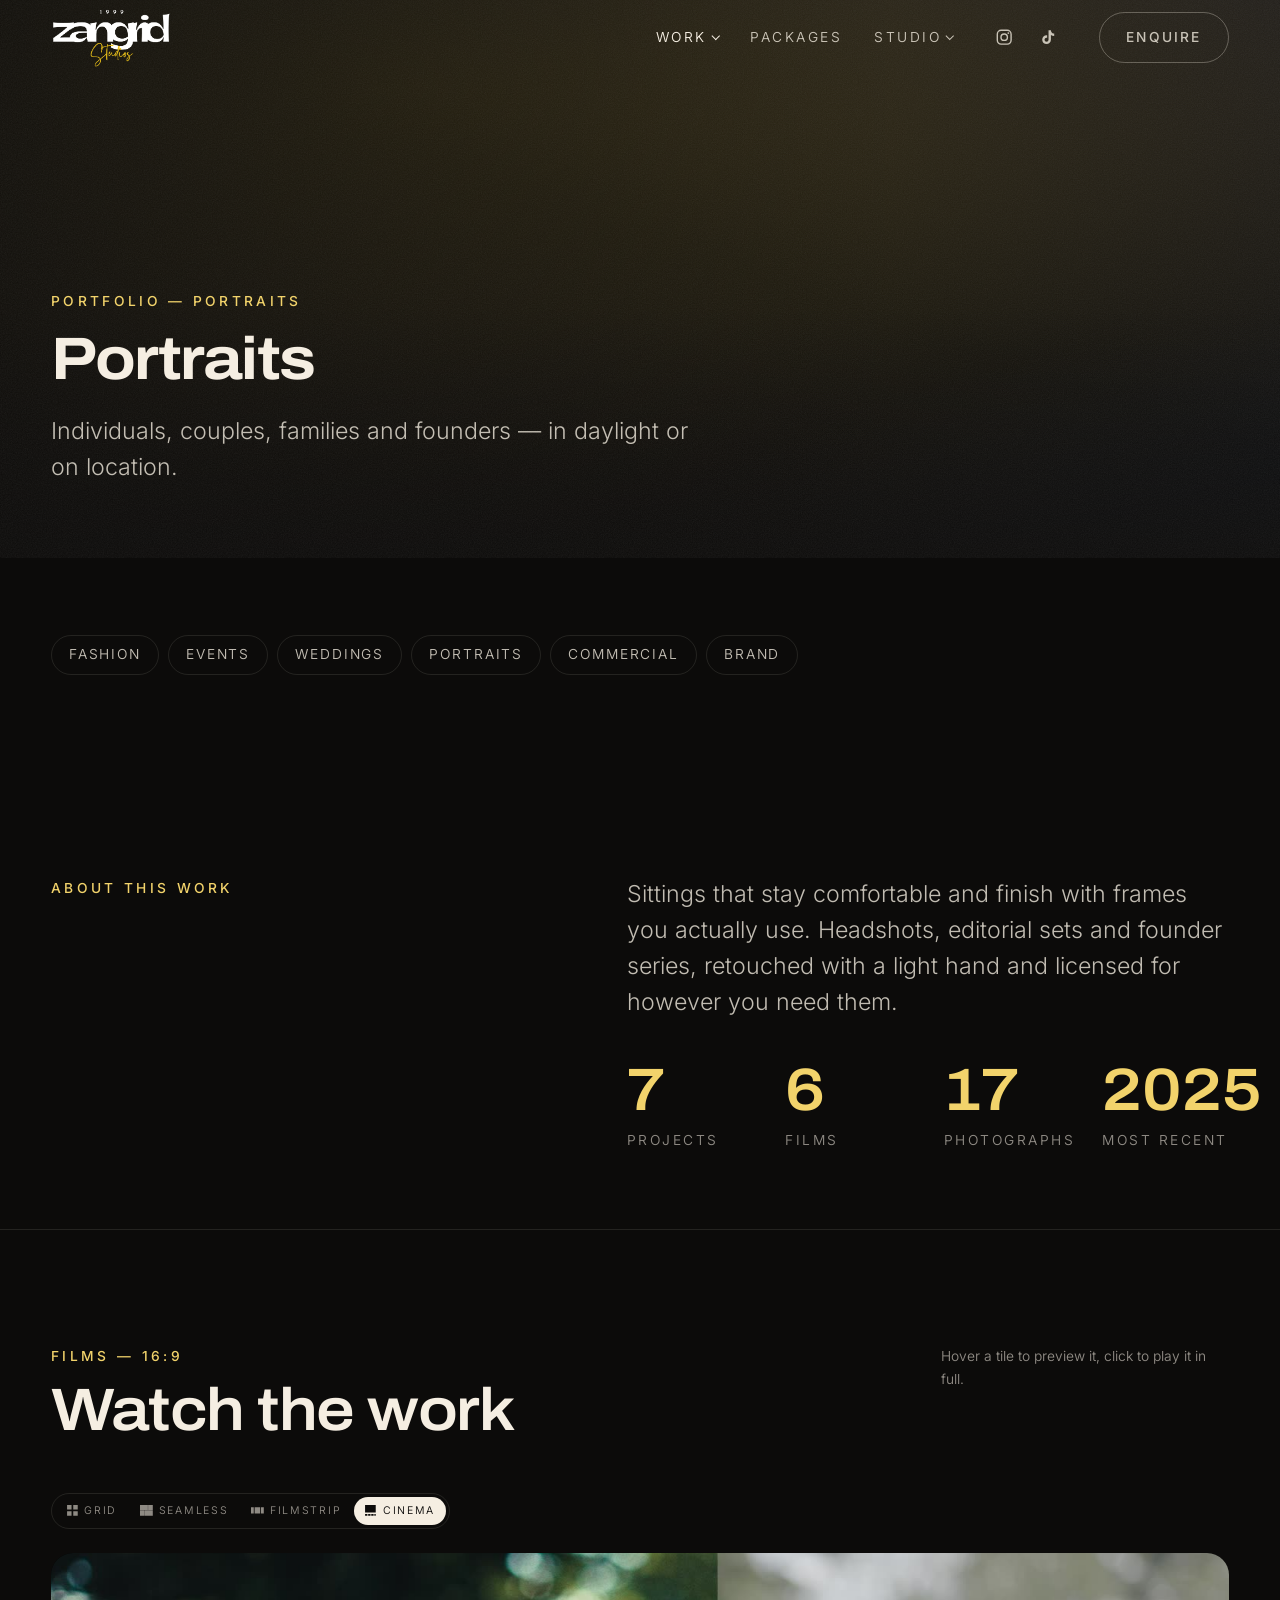
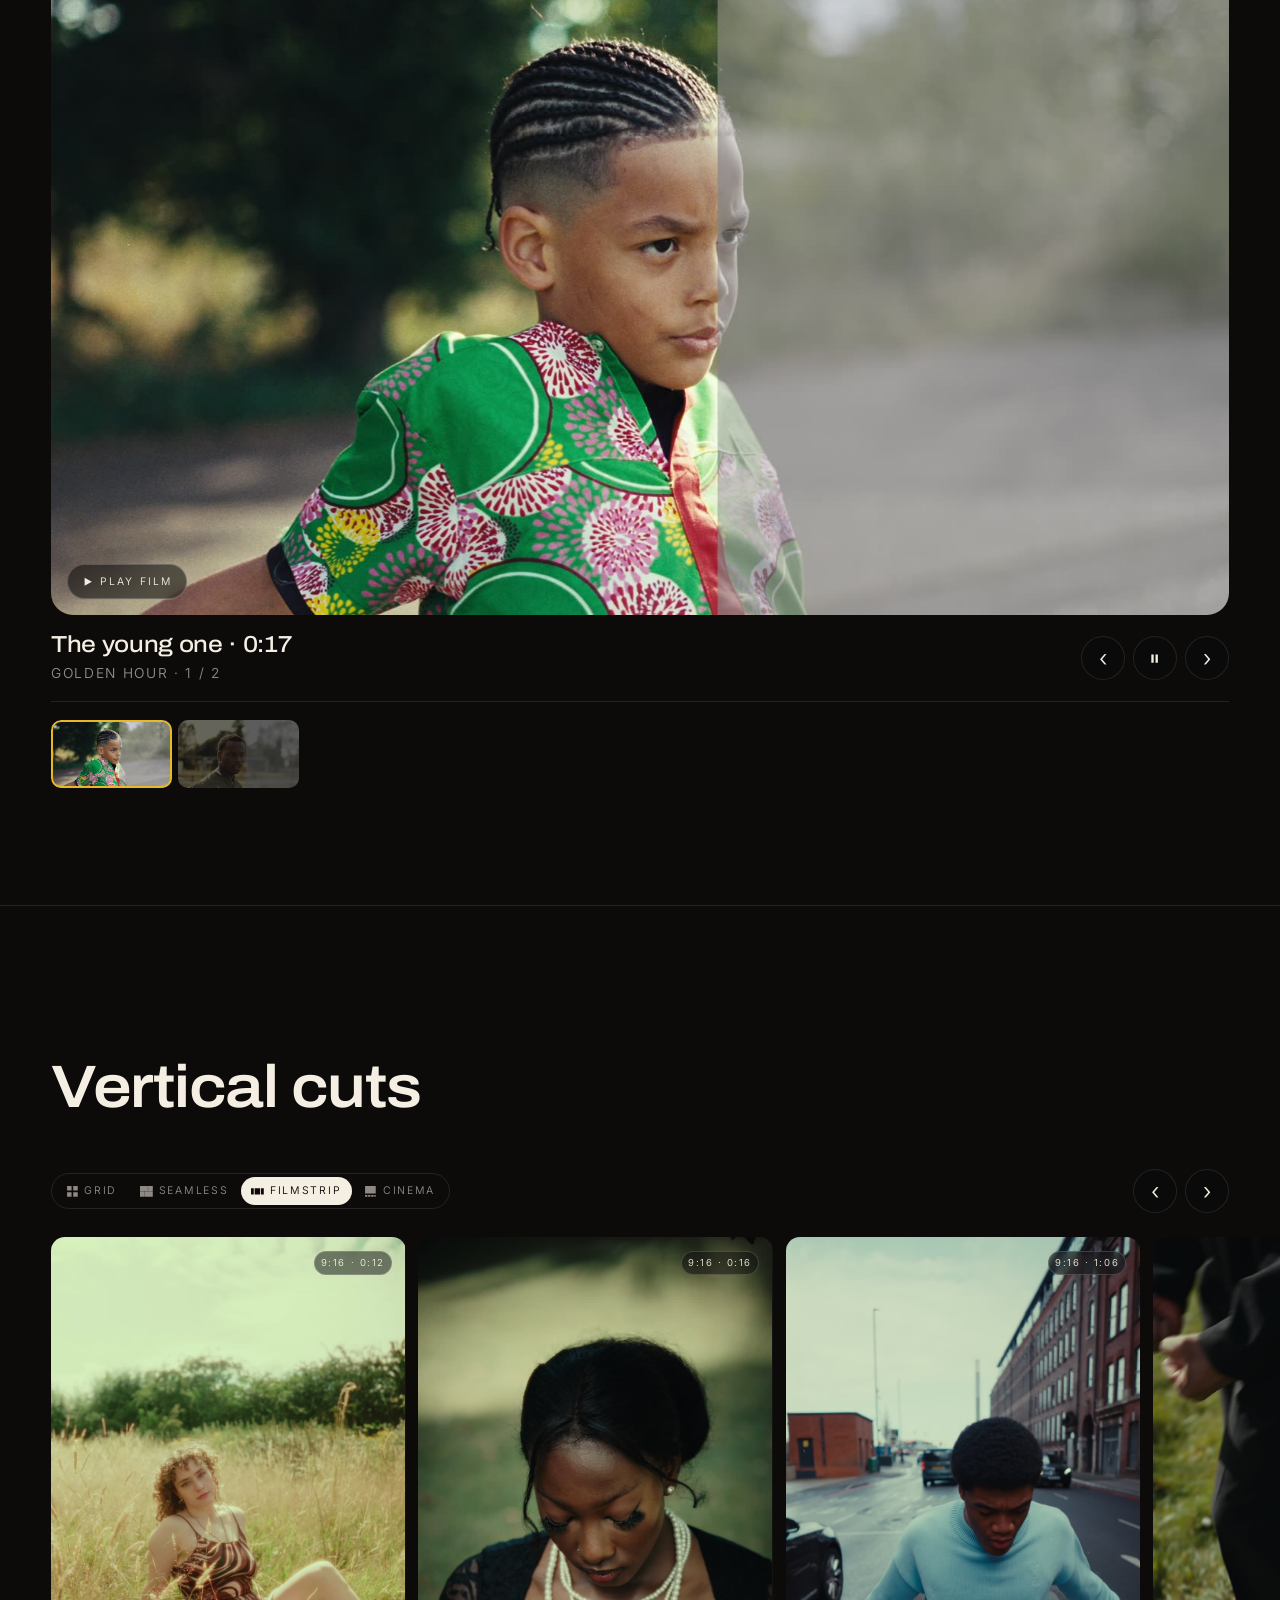
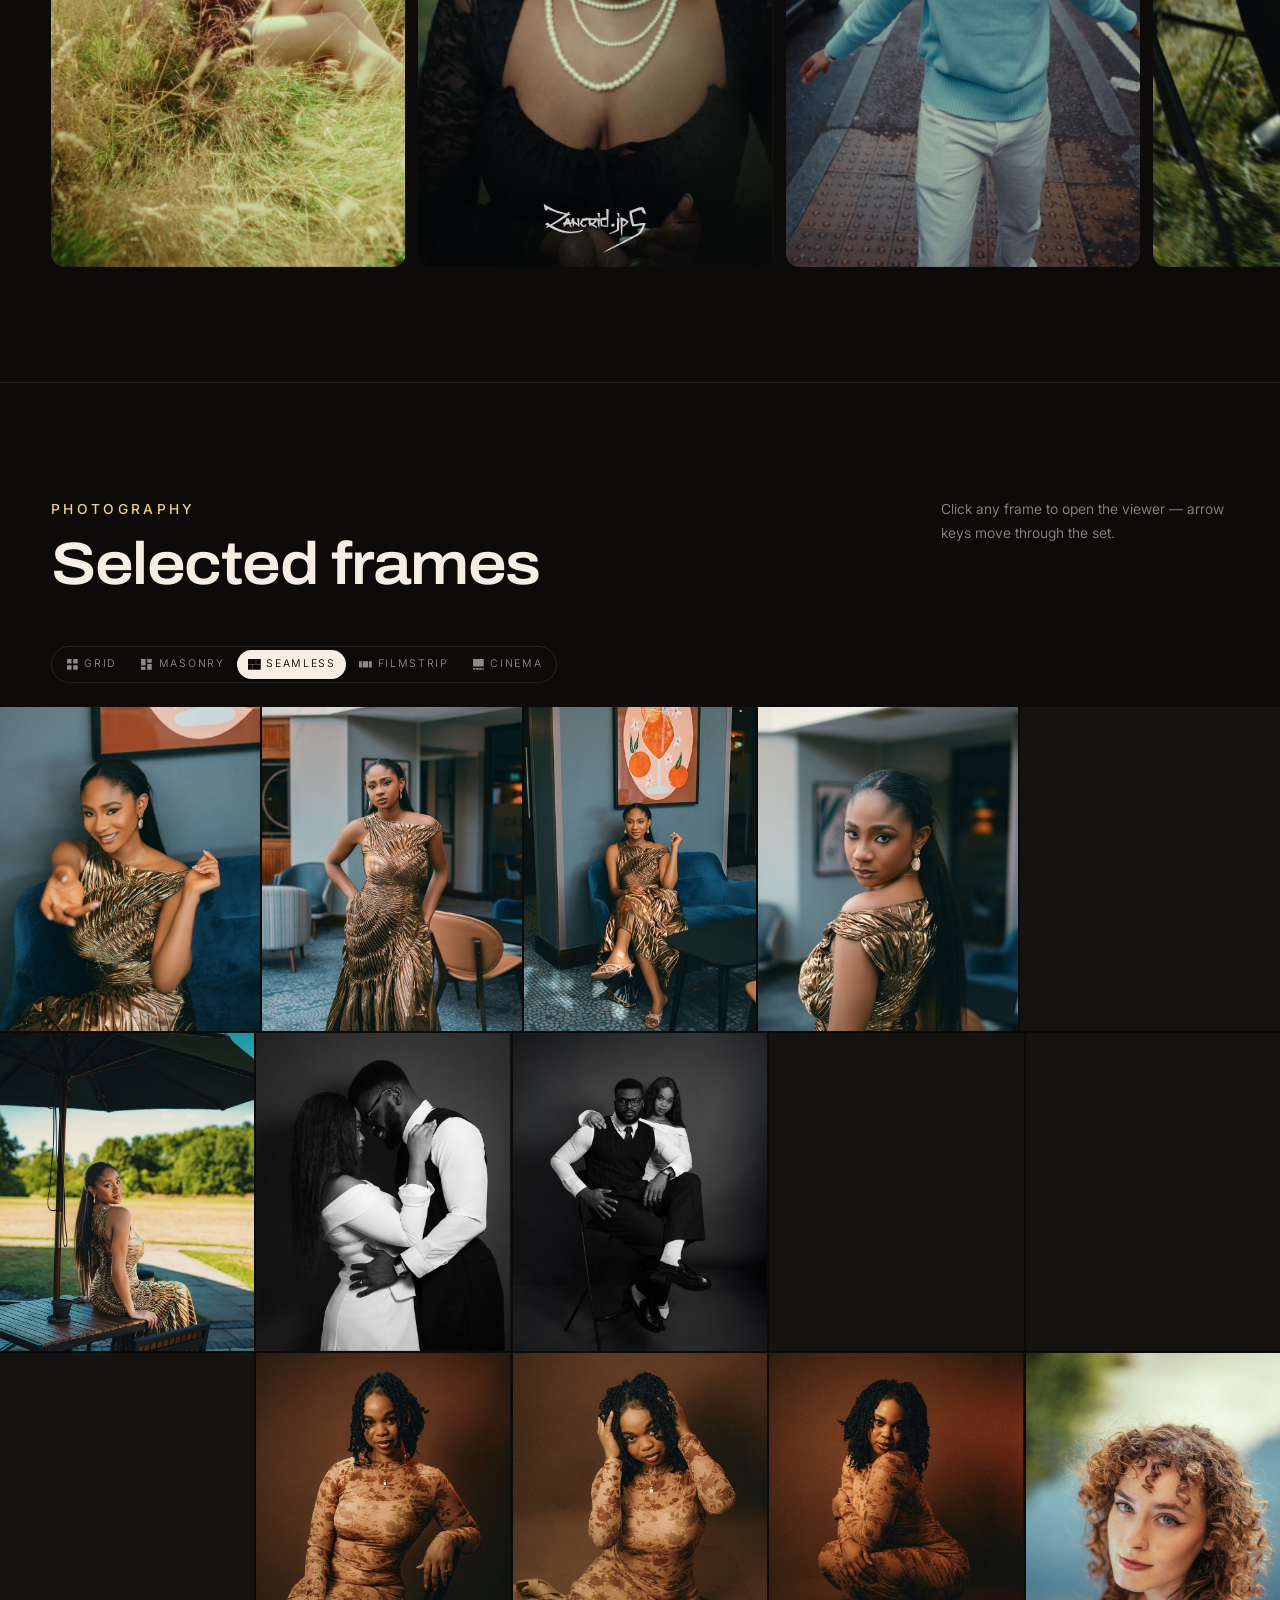
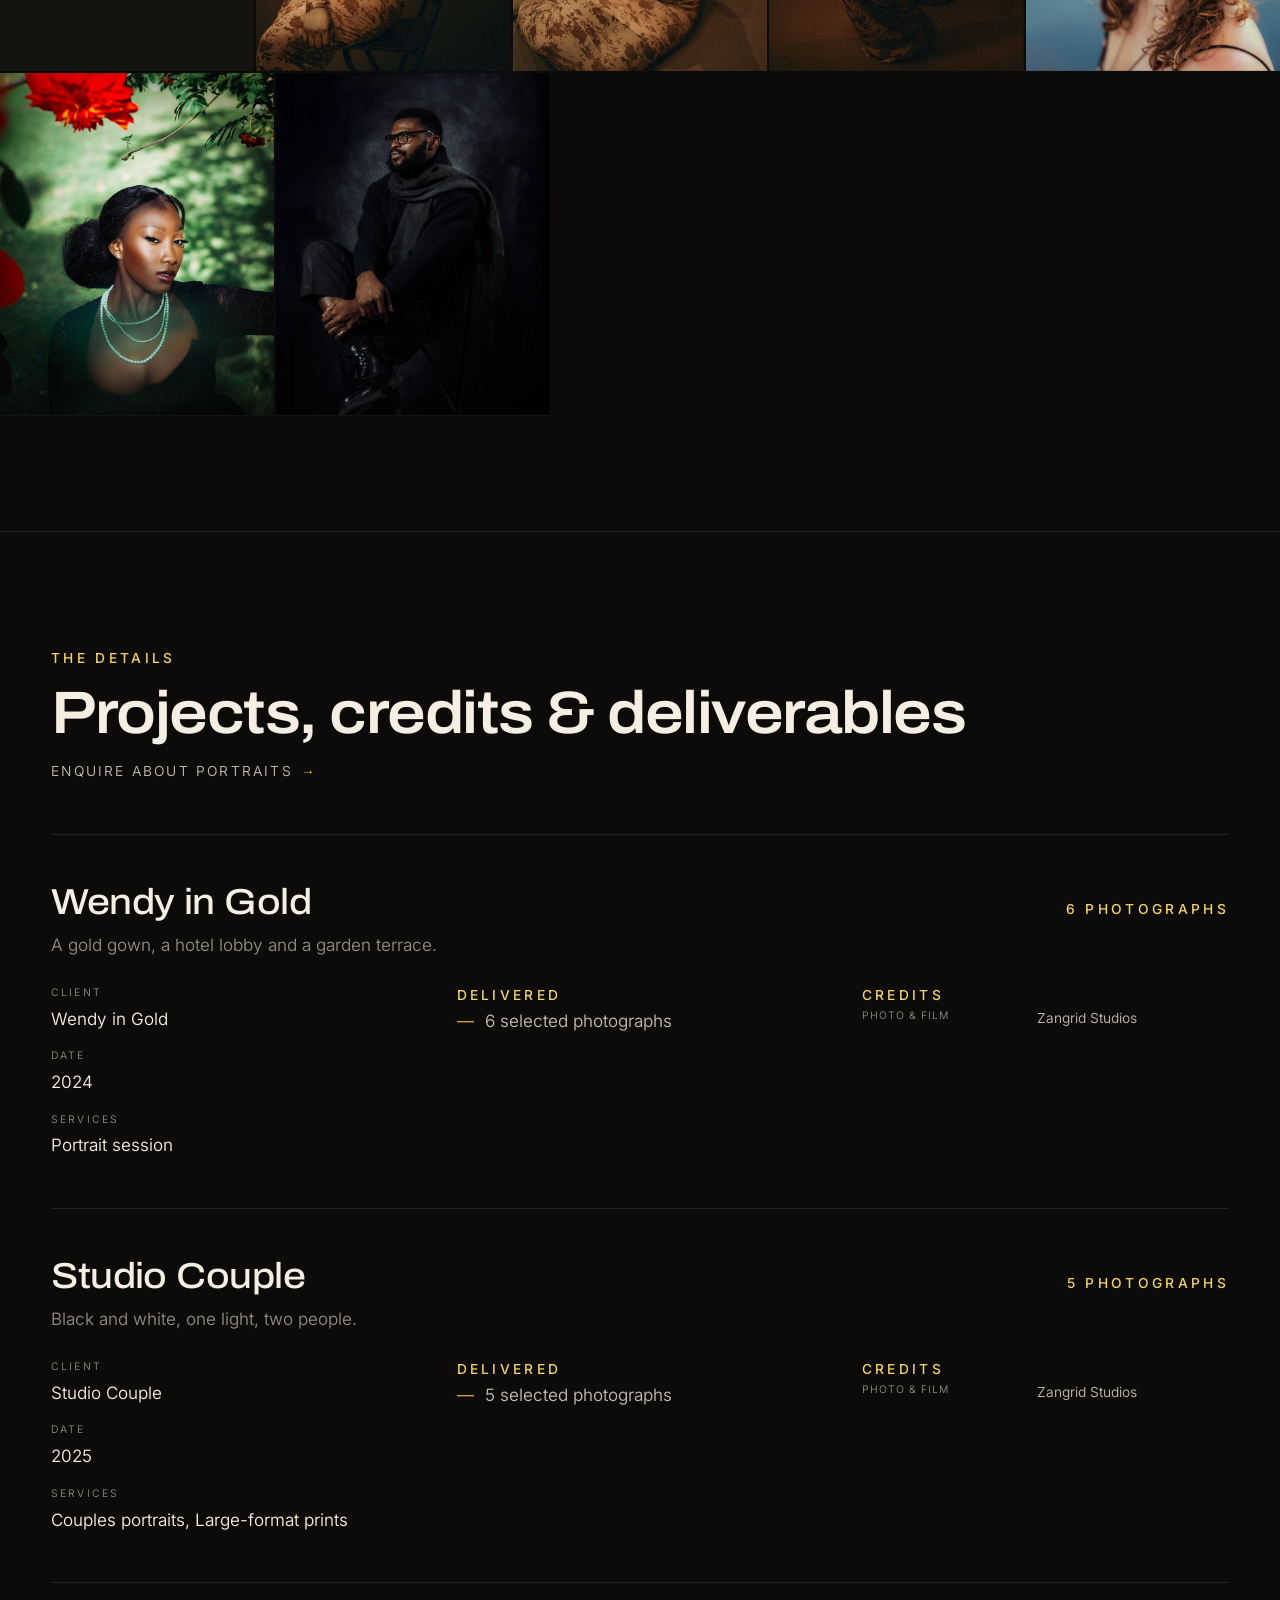
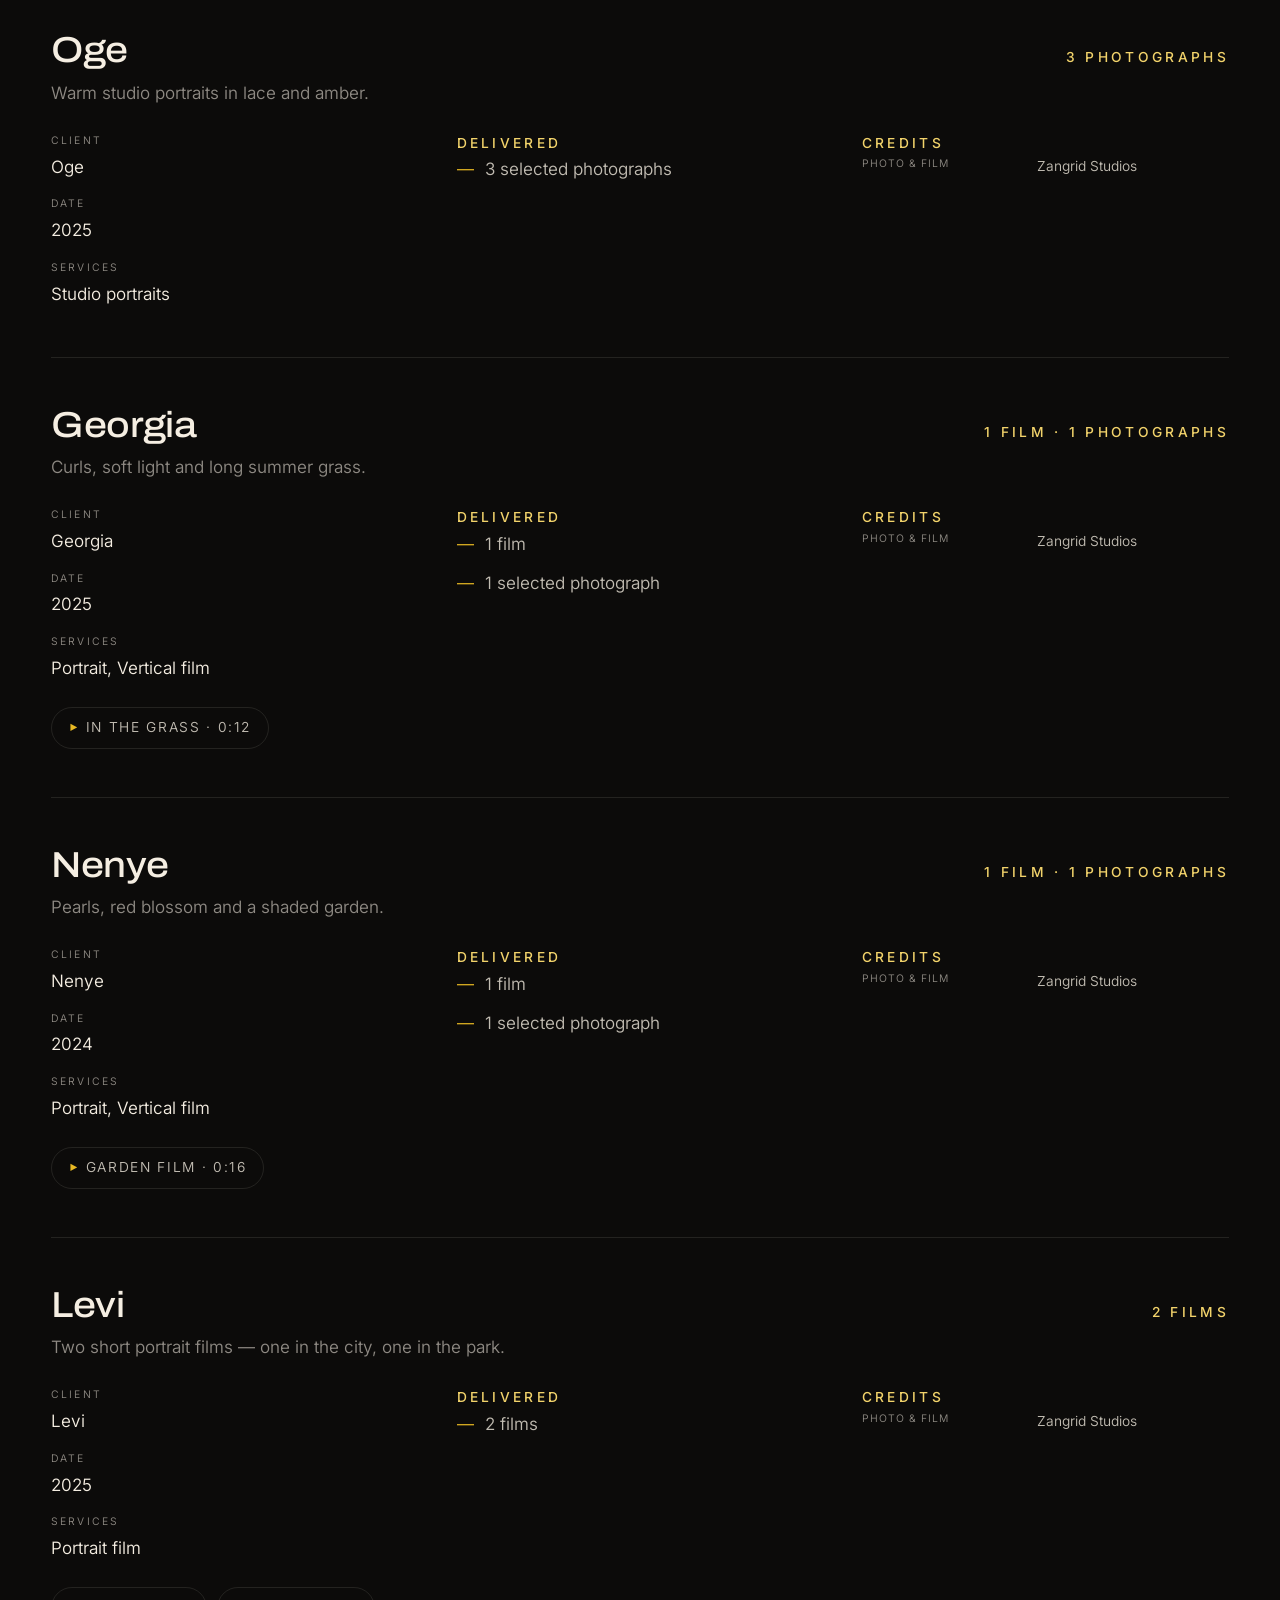
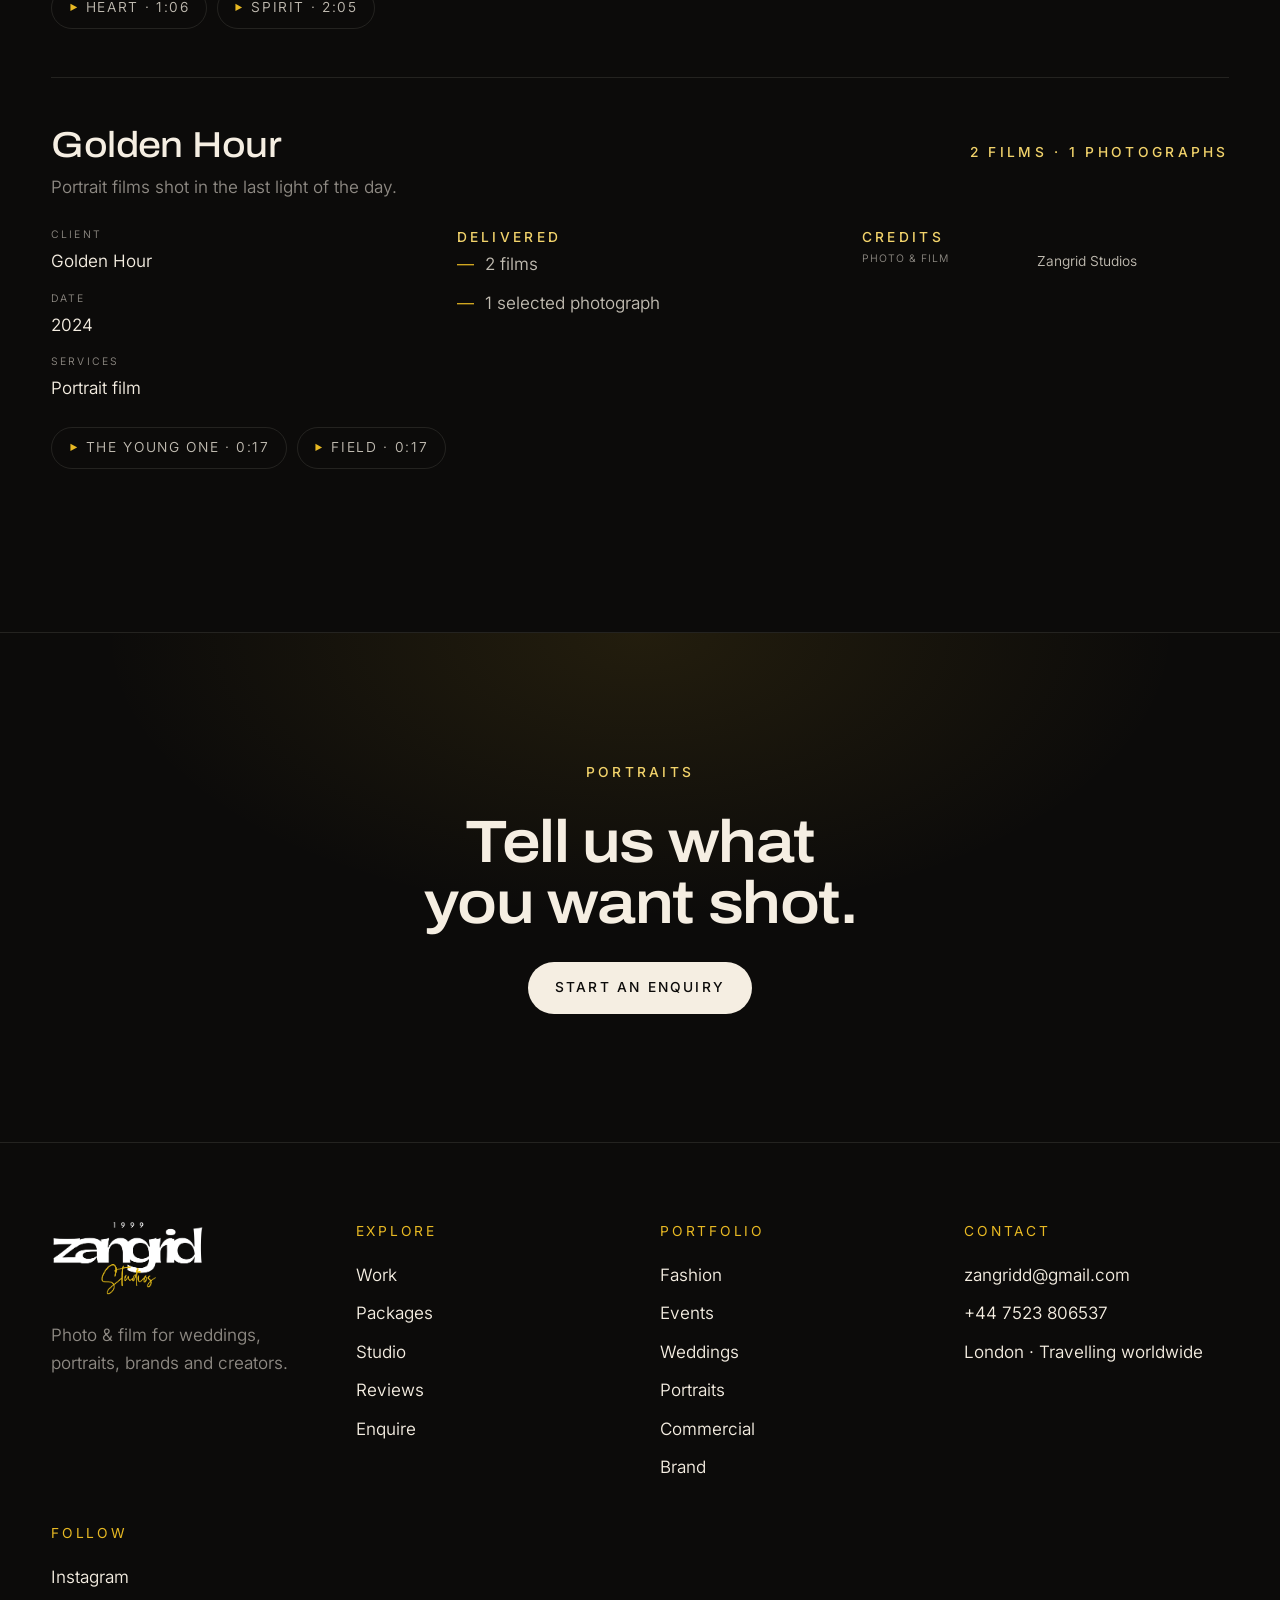
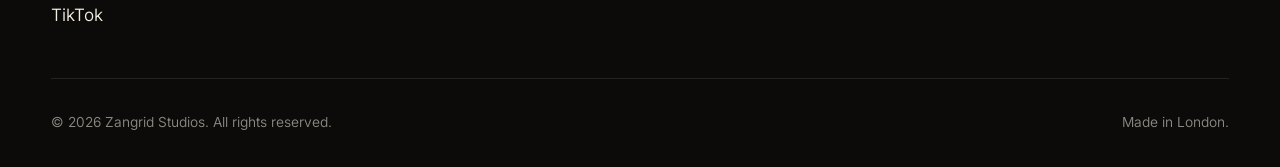
<file: portraits.html>
<!doctype html>
<html lang="en">
<head>
<meta charset="utf-8">
<meta name="viewport" content="width=device-width, initial-scale=1">
<meta http-equiv="Content-Security-Policy" content="default-src 'self'; script-src 'self'; style-src 'self' 'unsafe-inline'; font-src 'self'; img-src 'self' data: blob:; media-src 'self' blob:; frame-src https://drive.google.com https://www.youtube-nocookie.com https://player.vimeo.com; connect-src 'self' https://formsubmit.co; form-action 'self' https://formsubmit.co mailto:; base-uri 'self'; object-src 'none'; upgrade-insecure-requests">
<meta name="referrer" content="strict-origin-when-cross-origin">
<title>Portraits — Zangrid Studios</title>
<meta name="description" content="Individuals, couples, families and founders — in daylight or on location. Portraits photography and film by Zangrid Studios.">
<meta name="theme-color" content="#0b0b0c">
<link rel="canonical" href="https://zangridstudios.com/portraits.html">
<meta property="og:type" content="website">
<meta property="og:title" content="Portraits — Zangrid Studios">
<meta property="og:description" content="Individuals, couples, families and founders — in daylight or on location.">
<link rel="icon" href="assets/img/brand/favicon-32.png" type="image/png" sizes="32x32">
<link rel="icon" href="favicon.ico" sizes="any">
<link rel="apple-touch-icon" href="assets/img/brand/apple-touch-icon.png">
<link rel="preload" href="assets/fonts/archivo-var.woff2" as="font" type="font/woff2" crossorigin>
<link rel="preload" href="assets/fonts/inter-var.woff2" as="font" type="font/woff2" crossorigin>
<link rel="stylesheet" href="assets/css/main.css">
</head>
<body>
<a class="skip" href="#main">Skip to content</a>

<header class="nav">
  <div class="nav__inner">
    <a class="brand" href="index.html" aria-label="Zangrid Studios, home"><img src="assets/img/brand/logo-white-yellow.png" alt="Zangrid Studios" width="399" height="199"></a>
    <nav class="nav__links" aria-label="Primary">
      <div class="nav__drop">
        <button class="nav__drop-btn" type="button" aria-expanded="false" aria-haspopup="true">Work</button>
        <div class="nav__panel">
          <a data-nav="work.html" href="work.html">All work<small>Every project, filterable</small></a>
          <a data-nav="fashion.html" href="fashion.html">Fashion<small>Lookbooks &amp; campaigns</small></a>
          <a data-nav="events.html" href="events.html">Events<small>Launches &amp; conferences</small></a>
          <a data-nav="weddings.html" href="weddings.html">Weddings<small>Films &amp; galleries</small></a>
          <a data-nav="portraits.html" href="portraits.html">Portraits<small>People &amp; founders</small></a>
          <a data-nav="commercial.html" href="commercial.html">Commercial<small>Product &amp; advertising</small></a>
          <a data-nav="brand.html" href="brand.html">Brand<small>Hero films &amp; libraries</small></a>
        </div>
      </div>
      <a class="nav__link" data-nav="packages.html" href="packages.html">Packages</a>
      <div class="nav__drop">
        <button class="nav__drop-btn" type="button" aria-expanded="false" aria-haspopup="true">Studio</button>
        <div class="nav__panel">
          <a data-nav="about.html" href="about.html">The studio<small>Crew, approach, kit</small></a>
          <a data-nav="reviews.html" href="reviews.html">Client reviews<small>What clients said</small></a>
        </div>
      </div>
      <a class="btn btn--ghost" href="enquiry.html">Enquire</a>
    </nav>
    <button class="nav__toggle" type="button" aria-expanded="false" aria-controls="site-menu" aria-label="Open menu">
      <span></span><span></span><span></span>
    </button>
  </div>
</header>

<div class="menu" id="site-menu" aria-hidden="true">
  <nav aria-label="Mobile">
    <a class="menu__link" href="index.html">Home</a>
    <a class="menu__link" href="work.html">Work</a>
    <div class="menu__sub">
      <a href="fashion.html">Fashion</a>
      <a href="events.html">Events</a>
      <a href="weddings.html">Weddings</a>
      <a href="portraits.html">Portraits</a>
      <a href="commercial.html">Commercial</a>
      <a href="brand.html">Brand</a>
    </div>
    <a class="menu__link" href="packages.html">Packages</a>
    <a class="menu__link" href="about.html">Studio</a>
    <div class="menu__sub">
      <a href="reviews.html">Client reviews</a>
    </div>
    <a class="menu__link" href="enquiry.html">Enquire</a>
  </nav>
  <div class="menu__meta">
    <a href="mailto:zangridd@gmail.com" data-site="email">zangridd@gmail.com</a>
    <a href="https://www.instagram.com/zangrid.jpg/" data-site="instagram" data-site-href-only target="_blank" rel="noopener noreferrer">Instagram</a>
    <a href="https://www.tiktok.com/@zangrid" data-site="tiktok" data-site-href-only target="_blank" rel="noopener noreferrer">TikTok</a>
    <span data-site="location">London · Travelling worldwide</span>
  </div>
</div>

<main id="main">
  <!-- ============ hero ============ -->
  <section class="hero hero--inner grain" aria-label="Portraits">
    <div class="hero__media" data-hero-media="portraits"><div class="hero__fallback" aria-hidden="true"></div></div>
    <div class="hero__scrim" aria-hidden="true"></div>
    <div class="wrap hero__body">
      <p class="eyebrow">Portfolio — Portraits</p>
      <h1 style="font-size:var(--step-3);max-width:16ch;margin-top:1rem">Portraits</h1>
      <p class="lede" style="margin-top:1.5rem" data-category-copy="portraits:lede">Individuals, couples, families and founders — in daylight or on location.</p>
    </div>
  </section>

  <!-- ============ jump between categories ============ -->
  <section class="section--tight wrap">
    <div class="svc-nav" data-category-nav="portraits" aria-label="Other categories"></div>
  </section>

  <!-- ============ intro + counts ============ -->
  <section class="section--tight wrap">
    <div class="split">
      <div>
        <p class="eyebrow reveal">About this work</p>
      </div>
      <div>
        <p class="lede reveal" data-category-copy="portraits:intro">Sittings that stay comfortable and finish with frames you actually use. Headshots, editorial sets and founder series, retouched with a light hand and licensed for however you need them.</p>
        <div class="stats reveal" data-delay="1" data-category-stats="portraits" style="margin-top:2.5rem"></div>
      </div>
    </div>
  </section>

  <!-- ============ films, 16:9 ============ -->
  <section class="section section--line wrap" id="films">
    <div class="section-head">
      <div>
        <p class="eyebrow reveal">Films — 16:9</p>
        <h2 class="reveal" style="margin-top:.75rem">Watch the work</h2>
      </div>
      <p class="muted reveal" style="max-width:32ch;font-size:var(--step--1)">Hover a tile to preview it,
        click to play it in full.</p>
    </div>
    <div class="reel-grid" data-film-grid data-category="portraits" data-orientation="horizontal"></div>
  </section>

  <!-- ============ films, 9:16 ============ -->
  <section class="section section--line wrap" id="vertical">
    <div class="section-head">
      <div>
        <p class="eyebrow reveal">Films — 9:16</p>
        <h2 class="reveal" style="margin-top:.75rem">Vertical cuts</h2>
      </div>
      <p class="muted reveal" style="max-width:32ch;font-size:var(--step--1)">Framed vertically on the
        shoot, not cropped down afterwards.</p>
    </div>
    <div class="reel-grid reel-grid--vertical" data-film-grid data-category="portraits" data-orientation="vertical"></div>
  </section>

  <!-- ============ photography ============ -->
  <section class="section section--line wrap" id="photography">
    <div class="section-head">
      <div>
        <p class="eyebrow reveal">Photography</p>
        <h2 class="reveal" style="margin-top:.75rem">Selected frames</h2>
      </div>
      <p class="muted reveal" style="max-width:32ch;font-size:var(--step--1)">Click any frame to open the
        viewer — arrow keys move through the set.</p>
    </div>
    <div class="photo-grid" data-photo-grid data-category="portraits"></div>
  </section>

  <!-- ============ project details ============ -->
  <section class="section section--line wrap" id="details">
    <div class="section-head">
      <div>
        <p class="eyebrow reveal">The details</p>
        <h2 class="reveal" style="margin-top:.75rem">Projects, credits &amp; deliverables</h2>
      </div>
      <a class="arrow-link reveal" href="enquiry.html?service=portrait">Enquire about portraits</a>
    </div>
    <div data-project-details="portraits"></div>
  </section>

  <section class="cta wrap">
    <p class="eyebrow reveal">Portraits</p>
    <h2 class="reveal" style="max-width:18ch">Tell us what you want shot.</h2>
    <a class="btn btn--solid reveal" data-delay="1" href="enquiry.html?service=portrait">Start an enquiry</a>
  </section>
</main>

<footer class="footer">
  <div class="wrap">
    <div class="footer__grid">
      <div>
        <a class="brand" href="index.html" aria-label="Zangrid Studios, home"><img src="assets/img/brand/logo-white-yellow.png" alt="Zangrid Studios" width="399" height="199"></a>
        <p class="muted" style="margin-top:1rem;max-width:24ch" data-site="tagline">Photo &amp; film for weddings, portraits, brands and creators.</p>
      </div>
      <div>
        <h4>Explore</h4>
        <ul>
          <li><a href="work.html">Work</a></li>
          <li><a href="packages.html">Packages</a></li>
          <li><a href="about.html">Studio</a></li>
          <li><a href="reviews.html">Reviews</a></li>
          <li><a href="enquiry.html">Enquire</a></li>
        </ul>
      </div>
      <div>
        <h4>Portfolio</h4>
        <ul>
          <li><a href="fashion.html">Fashion</a></li>
          <li><a href="events.html">Events</a></li>
          <li><a href="weddings.html">Weddings</a></li>
          <li><a href="portraits.html">Portraits</a></li>
          <li><a href="commercial.html">Commercial</a></li>
          <li><a href="brand.html">Brand</a></li>
        </ul>
      </div>
      <div>
        <h4>Contact</h4>
        <ul>
          <li><a href="mailto:zangridd@gmail.com" data-site="email">zangridd@gmail.com</a></li>
          <li><a href="tel:+447523806537" data-site="phone">+44 7523 806537</a></li>
          <li><span data-site="location">London · Travelling worldwide</span></li>
        </ul>
      </div>
      <div>
        <h4>Follow</h4>
        <ul>
          <li><a href="https://www.instagram.com/zangrid.jpg/" data-site="instagram" data-site-href-only target="_blank" rel="noopener noreferrer">Instagram</a></li>
          <li><a href="https://www.tiktok.com/@zangrid" data-site="tiktok" data-site-href-only target="_blank" rel="noopener noreferrer">TikTok</a></li>
        </ul>
      </div>
    </div>
    <div class="footer__bar">
      <span>&copy; <span data-year>2026</span> Zangrid Studios. All rights reserved.</span>
      <span>Made in London.</span>
    </div>
  </div>
</footer>

<script src="assets/js/data.js"></script>
<script src="assets/js/packages.js"></script>
<script src="assets/js/main.js"></script>
</body>
</html>
</file>
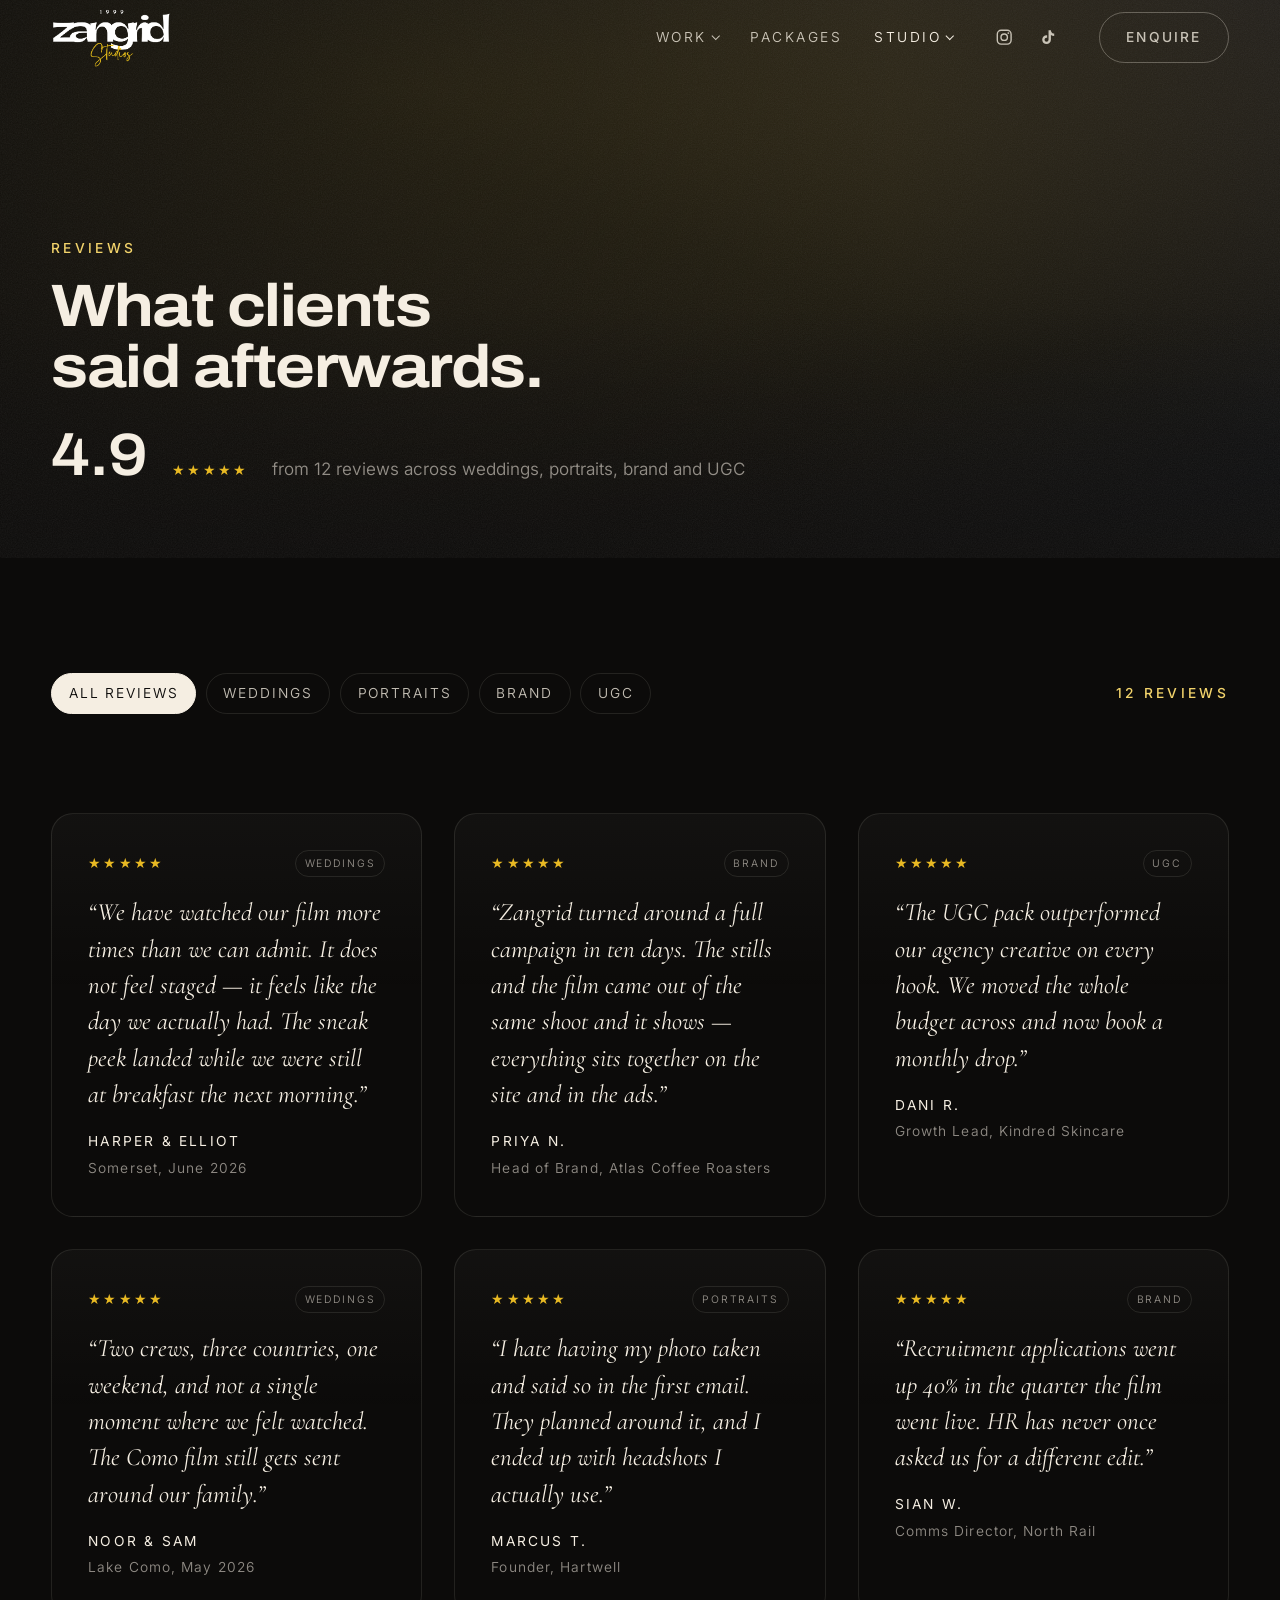
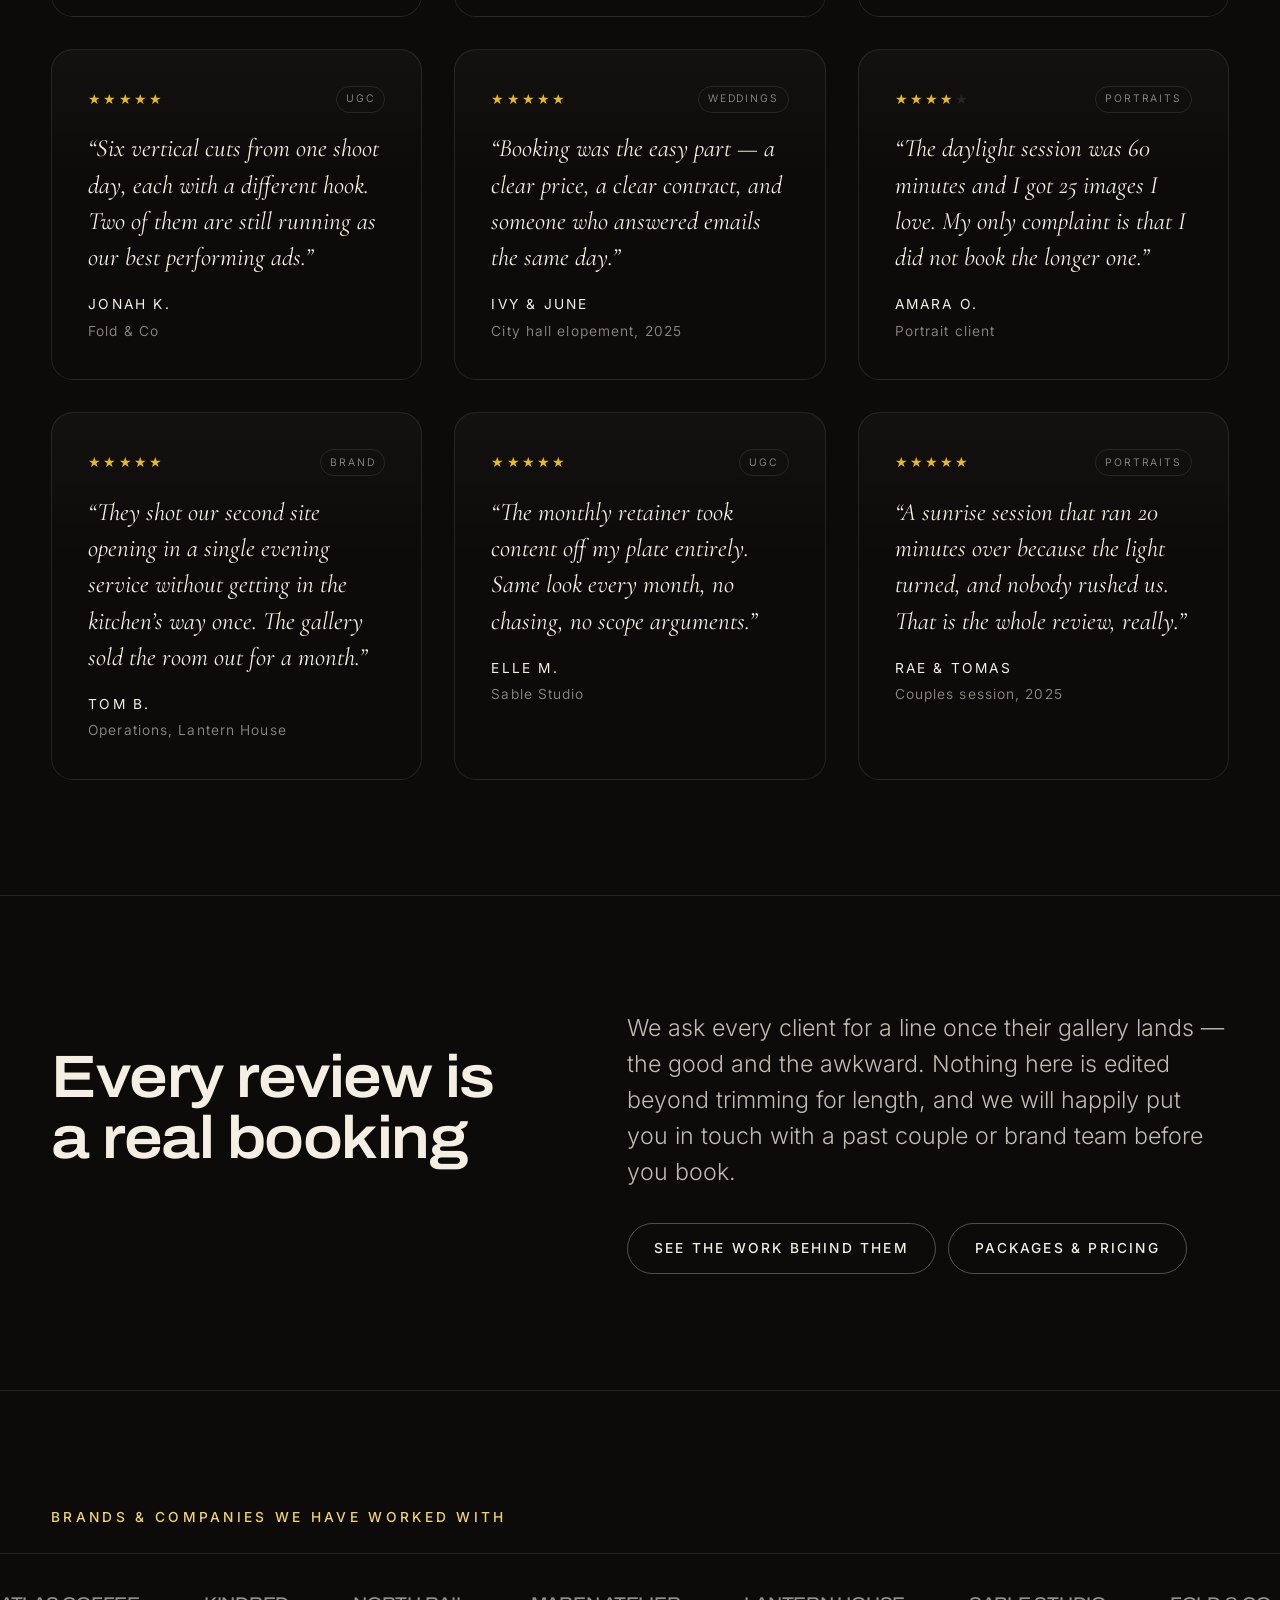
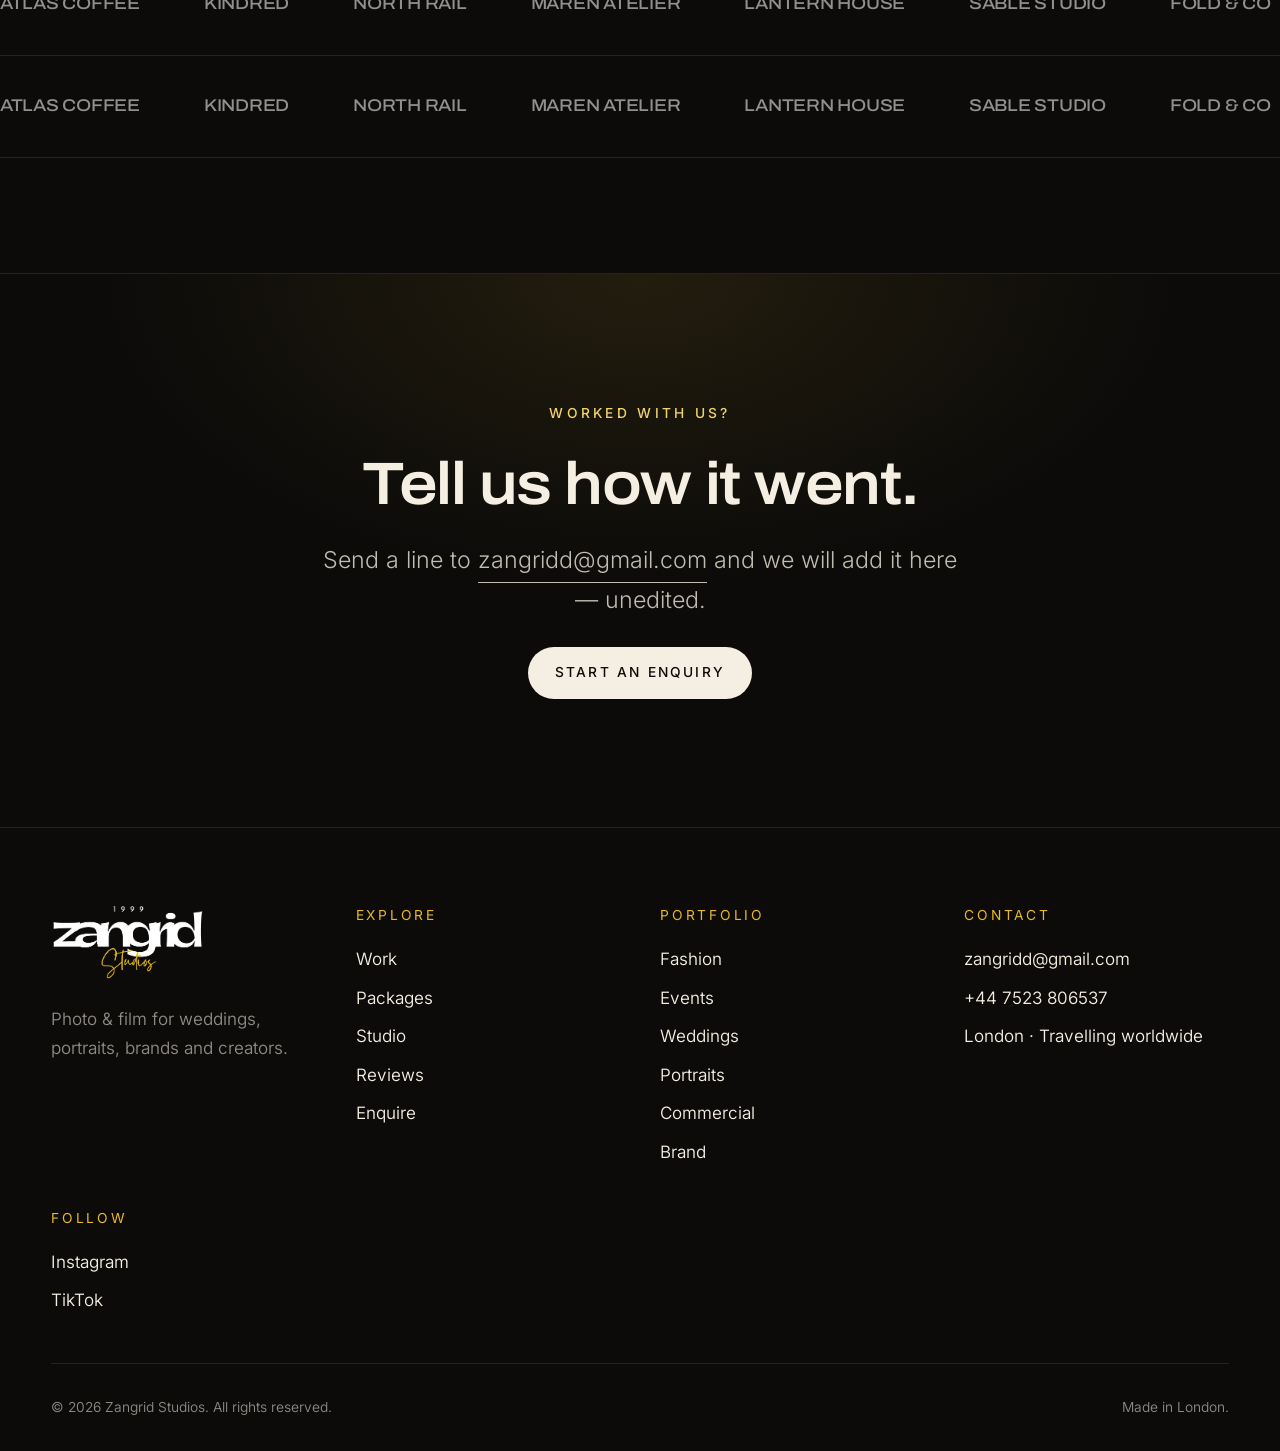
<file: reviews.html>
<!doctype html>
<html lang="en">
<head>
<meta charset="utf-8">
<meta name="viewport" content="width=device-width, initial-scale=1">
<meta http-equiv="Content-Security-Policy" content="default-src 'self'; script-src 'self'; style-src 'self' 'unsafe-inline'; font-src 'self'; img-src 'self' data: blob:; media-src 'self' blob:; frame-src https://drive.google.com https://www.youtube-nocookie.com https://player.vimeo.com; connect-src 'self' https://formsubmit.co; form-action 'self' https://formsubmit.co mailto:; base-uri 'self'; object-src 'none'; upgrade-insecure-requests">
<meta name="referrer" content="strict-origin-when-cross-origin">
<title>Client Reviews — Zangrid Studios</title>
<meta name="description" content="What Zangrid Studios clients say — reviews from wedding, portrait, brand and UGC bookings, with the projects they came from.">
<meta name="theme-color" content="#0b0b0c">
<link rel="canonical" href="https://zangridstudios.com/reviews.html">
<meta property="og:type" content="website">
<meta property="og:title" content="Client Reviews — Zangrid Studios">
<meta property="og:description" content="Reviews from couples, founders and brand teams who booked Zangrid Studios.">
<link rel="icon" href="assets/img/brand/favicon-32.png" type="image/png" sizes="32x32">
<link rel="icon" href="favicon.ico" sizes="any">
<link rel="apple-touch-icon" href="assets/img/brand/apple-touch-icon.png">
<link rel="preload" href="assets/fonts/archivo-var.woff2" as="font" type="font/woff2" crossorigin>
<link rel="preload" href="assets/fonts/inter-var.woff2" as="font" type="font/woff2" crossorigin>
<link rel="stylesheet" href="assets/css/main.css">
</head>
<body>
<a class="skip" href="#main">Skip to content</a>

<header class="nav">
  <div class="nav__inner">
    <a class="brand" href="index.html" aria-label="Zangrid Studios, home"><img src="assets/img/brand/logo-white-yellow.png" alt="Zangrid Studios" width="399" height="199"></a>
    <nav class="nav__links" aria-label="Primary">
      <div class="nav__drop">
        <button class="nav__drop-btn" type="button" aria-expanded="false" aria-haspopup="true">Work</button>
        <div class="nav__panel">
          <a data-nav="work.html" href="work.html">All work<small>Every project, filterable</small></a>
          <a data-nav="fashion.html" href="fashion.html">Fashion<small>Lookbooks &amp; campaigns</small></a>
          <a data-nav="events.html" href="events.html">Events<small>Launches &amp; conferences</small></a>
          <a data-nav="weddings.html" href="weddings.html">Weddings<small>Films &amp; galleries</small></a>
          <a data-nav="portraits.html" href="portraits.html">Portraits<small>People &amp; founders</small></a>
          <a data-nav="commercial.html" href="commercial.html">Commercial<small>Product &amp; advertising</small></a>
          <a data-nav="brand.html" href="brand.html">Brand<small>Hero films &amp; libraries</small></a>
        </div>
      </div>
      <a class="nav__link" data-nav="packages.html" href="packages.html">Packages</a>
      <div class="nav__drop">
        <button class="nav__drop-btn" type="button" aria-expanded="false" aria-haspopup="true">Studio</button>
        <div class="nav__panel">
          <a data-nav="about.html" href="about.html">The studio<small>Crew, approach, kit</small></a>
          <a data-nav="reviews.html" href="reviews.html">Client reviews<small>What clients said</small></a>
        </div>
      </div>
      <a class="btn btn--ghost" href="enquiry.html">Enquire</a>
    </nav>
    <button class="nav__toggle" type="button" aria-expanded="false" aria-controls="site-menu" aria-label="Open menu">
      <span></span><span></span><span></span>
    </button>
  </div>
</header>

<div class="menu" id="site-menu" aria-hidden="true">
  <nav aria-label="Mobile">
    <a class="menu__link" href="index.html">Home</a>
    <a class="menu__link" href="work.html">Work</a>
    <div class="menu__sub">
      <a href="fashion.html">Fashion</a>
      <a href="events.html">Events</a>
      <a href="weddings.html">Weddings</a>
      <a href="portraits.html">Portraits</a>
      <a href="commercial.html">Commercial</a>
      <a href="brand.html">Brand</a>
    </div>
    <a class="menu__link" href="packages.html">Packages</a>
    <a class="menu__link" href="about.html">Studio</a>
    <div class="menu__sub">
      <a href="reviews.html">Client reviews</a>
    </div>
    <a class="menu__link" href="enquiry.html">Enquire</a>
  </nav>
  <div class="menu__meta">
    <a href="mailto:zangridd@gmail.com" data-site="email">zangridd@gmail.com</a>
    <a href="https://www.instagram.com/zangrid.jpg/" data-site="instagram" data-site-href-only target="_blank" rel="noopener noreferrer">Instagram</a>
    <a href="https://www.tiktok.com/@zangrid" data-site="tiktok" data-site-href-only target="_blank" rel="noopener noreferrer">TikTok</a>
    <span data-site="location">London · Travelling worldwide</span>
  </div>
</div>

<main id="main">
  <section class="hero hero--inner grain" aria-label="Client reviews">
    <div class="hero__media"><div class="hero__fallback" aria-hidden="true"></div></div>
    <div class="hero__scrim" aria-hidden="true"></div>
    <div class="wrap hero__body">
      <p class="eyebrow">Reviews</p>
      <h1 style="font-size:var(--step-3);max-width:18ch;margin-top:1rem">What clients said afterwards.</h1>
      <div class="rating-hero" style="margin-top:1.75rem">
        <span class="rating-hero__n" data-review-average>5.0</span>
        <span class="stars" aria-hidden="true">&#9733;&#9733;&#9733;&#9733;&#9733;</span>
        <span class="muted">from <span data-review-total>12</span> reviews across weddings, portraits, brand and UGC</span>
      </div>
    </div>
  </section>

  <section class="section wrap">
    <div class="section-head">
      <div class="filters" data-review-filters role="group" aria-label="Filter reviews by service"></div>
      <p class="eyebrow" data-review-count>All reviews</p>
    </div>
    <div class="reviews-grid" data-reviews></div>
    <noscript>
      <p class="empty-note">Reviews need JavaScript to load. Email
        <a class="link-u" href="mailto:zangridd@gmail.com">zangridd@gmail.com</a> for references.</p>
    </noscript>
  </section>

  <section class="section section--line wrap">
    <div class="split">
      <div>
        <p class="eyebrow reveal">Where these come from</p>
        <h2 class="reveal" style="margin-top:.75rem">Every review is a real booking</h2>
      </div>
      <div>
        <p class="lede reveal">We ask every client for a line once their gallery lands — the good and the
          awkward. Nothing here is edited beyond trimming for length, and we will happily put you in touch
          with a past couple or brand team before you book.</p>
        <div style="display:flex;gap:.75rem;flex-wrap:wrap;margin-top:2rem" class="reveal" data-delay="1">
          <a class="btn" href="work.html">See the work behind them</a>
          <a class="btn" href="packages.html">Packages &amp; pricing</a>
        </div>
      </div>
    </div>
  </section>

  <section class="section section--line" id="clients">
    <div class="wrap">
      <p class="eyebrow reveal" style="margin-bottom:1.5rem">Brands &amp; companies we have worked with</p>
    </div>
    <div class="marquee logos" data-clients aria-label="Selected clients"></div>
    <div class="marquee logos logos--reverse" data-clients aria-hidden="true"></div>
  </section>

  <section class="cta wrap">
    <p class="eyebrow reveal">Worked with us?</p>
    <h2 class="reveal" style="max-width:16ch">Tell us how it went.</h2>
    <p class="lede reveal" data-delay="1" style="margin-inline:auto">Send a line to
      <a class="link-u" href="mailto:zangridd@gmail.com" data-site="email">zangridd@gmail.com</a>
      and we will add it here — unedited.</p>
    <a class="btn btn--solid reveal" data-delay="2" href="enquiry.html">Start an enquiry</a>
  </section>
</main>

<footer class="footer">
  <div class="wrap">
    <div class="footer__grid">
      <div>
        <a class="brand" href="index.html" aria-label="Zangrid Studios, home"><img src="assets/img/brand/logo-white-yellow.png" alt="Zangrid Studios" width="399" height="199"></a>
        <p class="muted" style="margin-top:1rem;max-width:24ch" data-site="tagline">Photo &amp; film for weddings, portraits, brands and creators.</p>
      </div>
      <div>
        <h4>Explore</h4>
        <ul>
          <li><a href="work.html">Work</a></li>
          <li><a href="packages.html">Packages</a></li>
          <li><a href="about.html">Studio</a></li>
          <li><a href="reviews.html">Reviews</a></li>
          <li><a href="enquiry.html">Enquire</a></li>
        </ul>
      </div>
      <div>
        <h4>Portfolio</h4>
        <ul>
          <li><a href="fashion.html">Fashion</a></li>
          <li><a href="events.html">Events</a></li>
          <li><a href="weddings.html">Weddings</a></li>
          <li><a href="portraits.html">Portraits</a></li>
          <li><a href="commercial.html">Commercial</a></li>
          <li><a href="brand.html">Brand</a></li>
        </ul>
      </div>
      <div>
        <h4>Contact</h4>
        <ul>
          <li><a href="mailto:zangridd@gmail.com" data-site="email">zangridd@gmail.com</a></li>
          <li><a href="tel:+447523806537" data-site="phone">+44 7523 806537</a></li>
          <li><span data-site="location">London · Travelling worldwide</span></li>
        </ul>
      </div>
      <div>
        <h4>Follow</h4>
        <ul>
          <li><a href="https://www.instagram.com/zangrid.jpg/" data-site="instagram" data-site-href-only target="_blank" rel="noopener noreferrer">Instagram</a></li>
          <li><a href="https://www.tiktok.com/@zangrid" data-site="tiktok" data-site-href-only target="_blank" rel="noopener noreferrer">TikTok</a></li>
        </ul>
      </div>
    </div>
    <div class="footer__bar">
      <span>&copy; <span data-year>2026</span> Zangrid Studios. All rights reserved.</span>
      <span>Made in London.</span>
    </div>
  </div>
</footer>

<script src="assets/js/data.js"></script>
<script src="assets/js/packages.js"></script>
<script src="assets/js/main.js"></script>
</body>
</html>
</file>
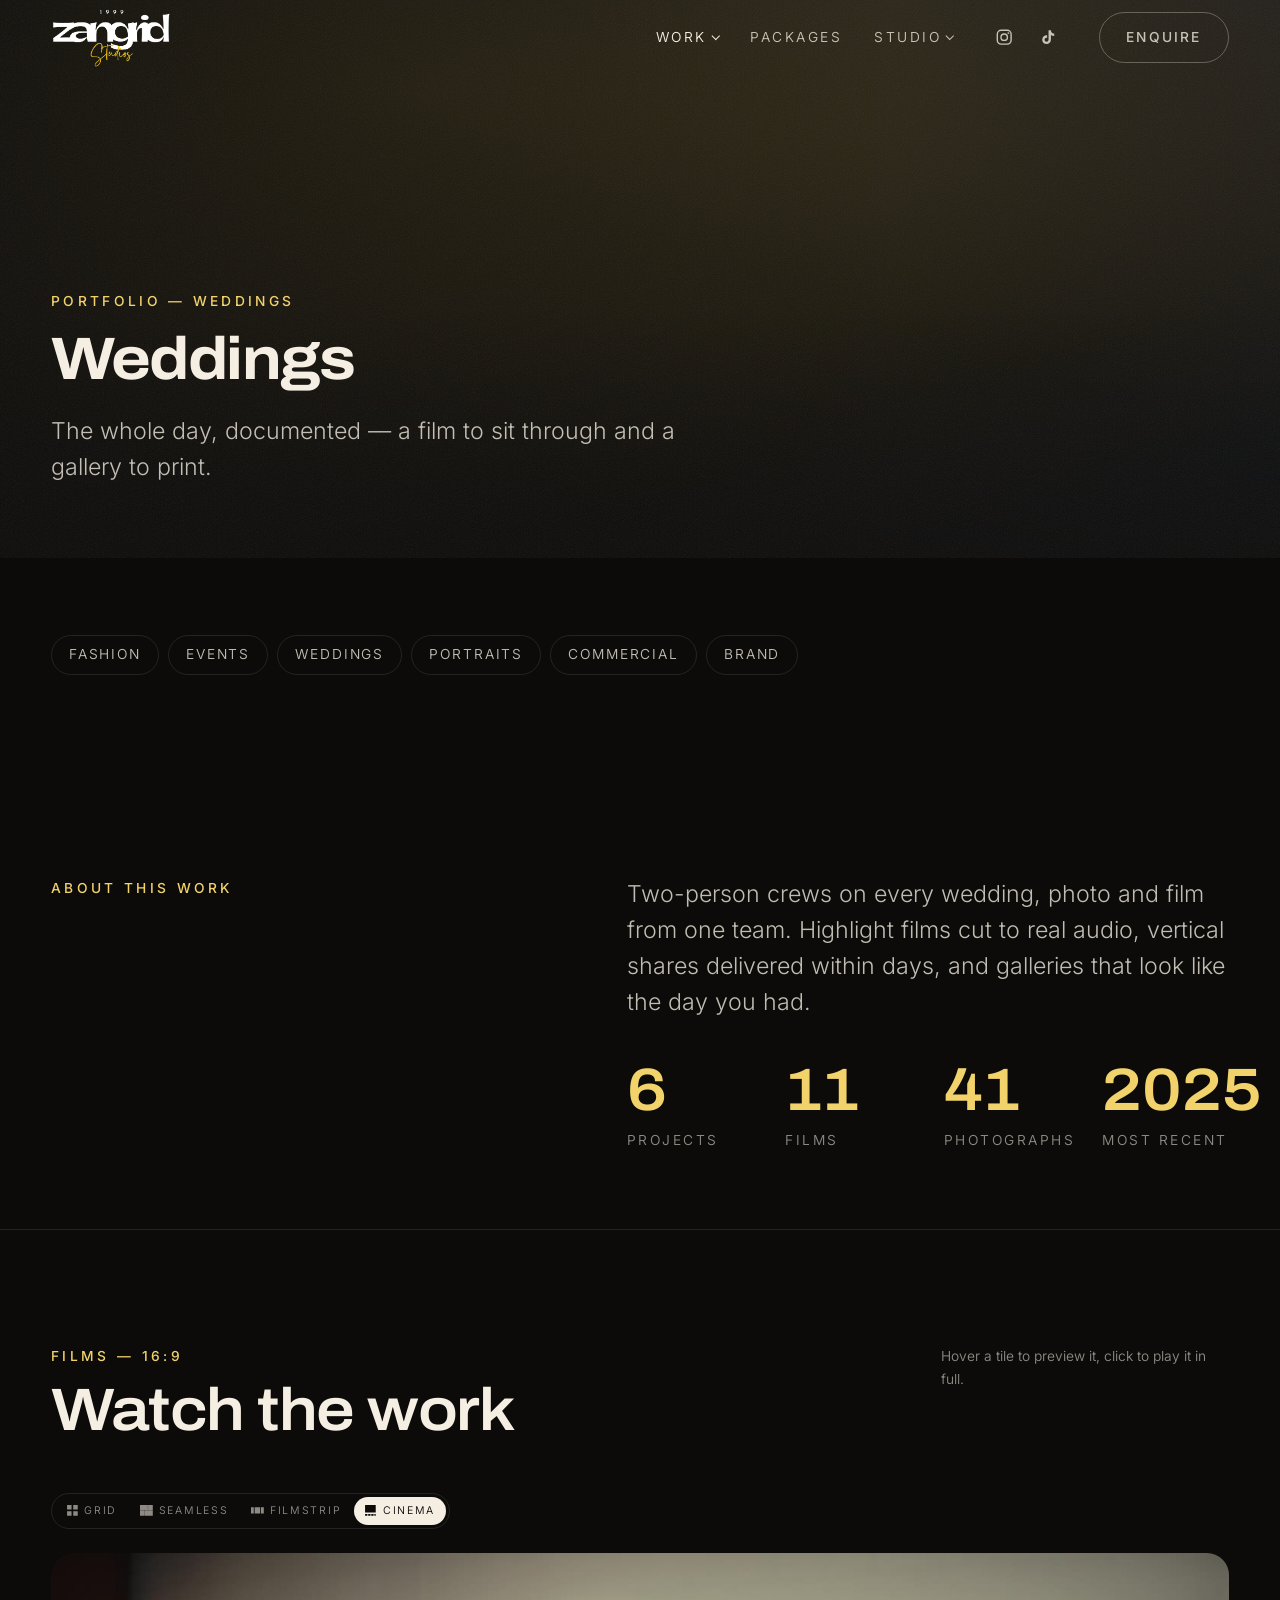
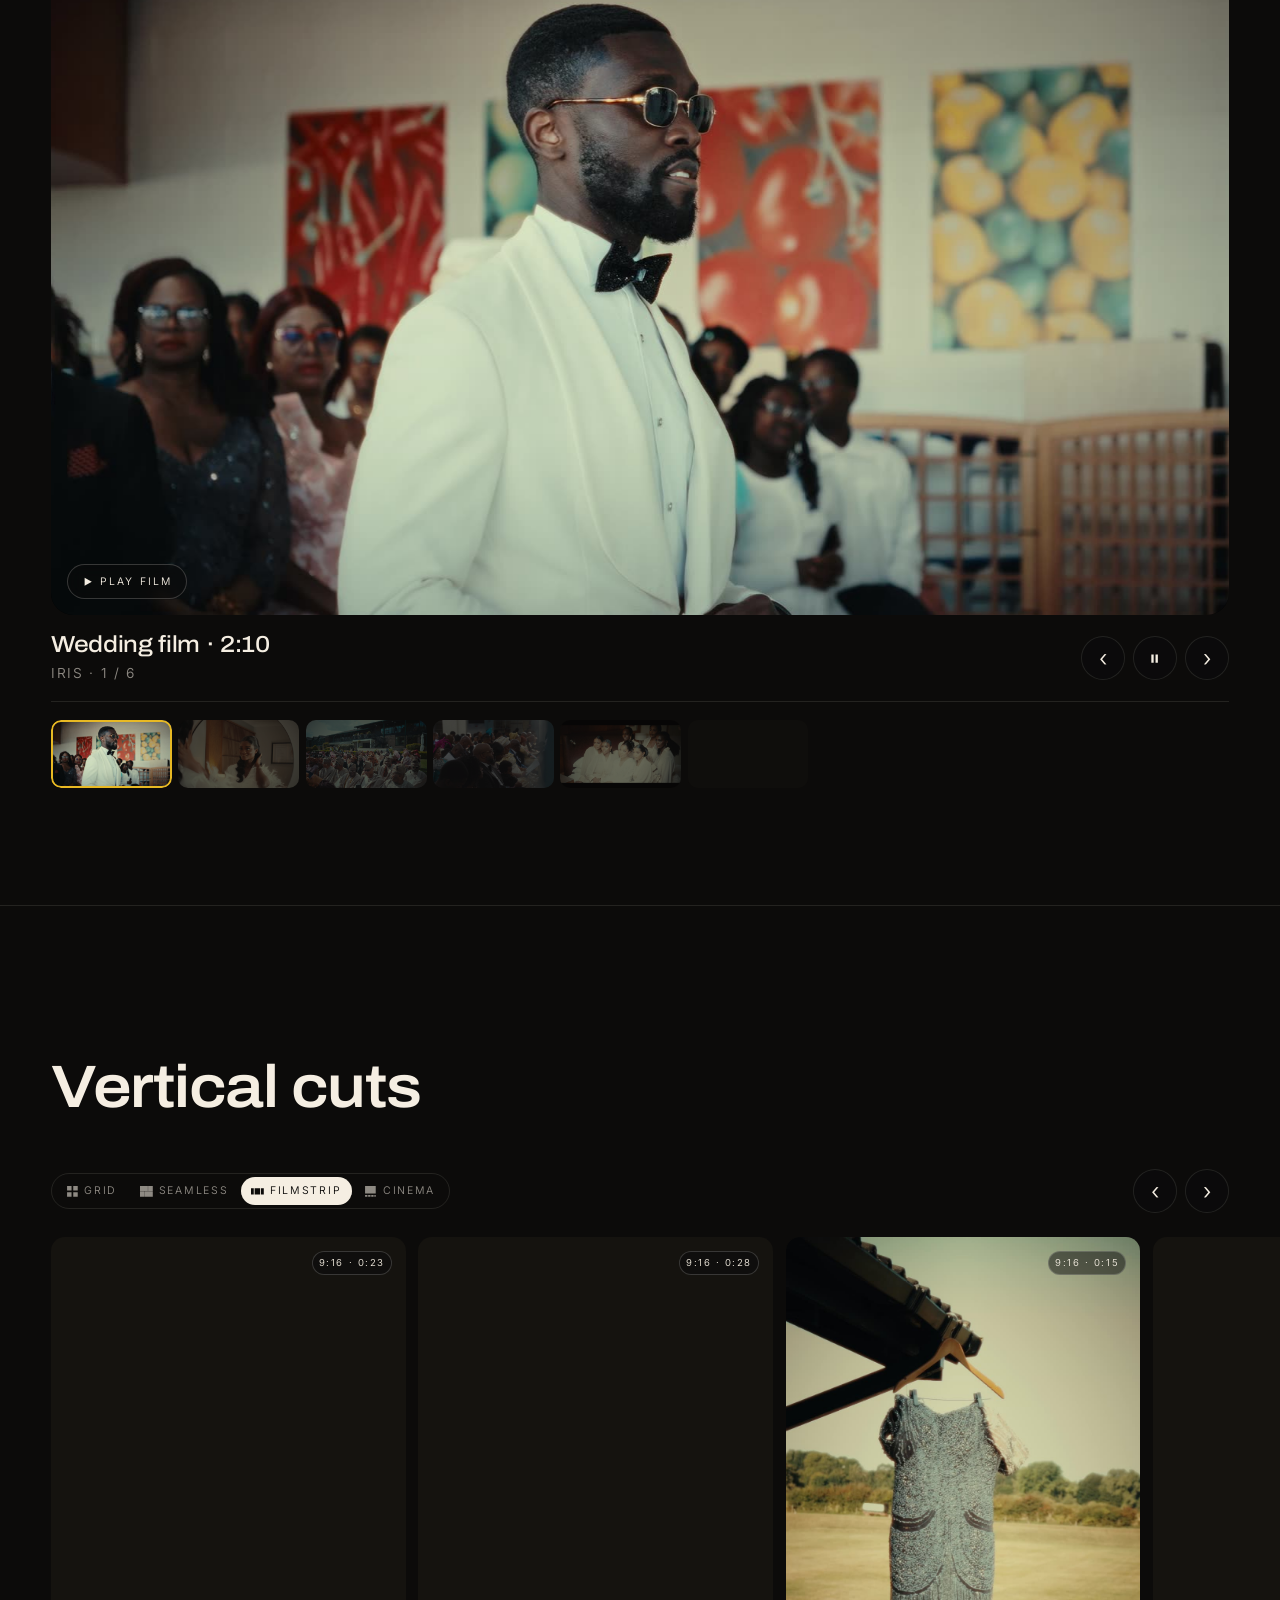
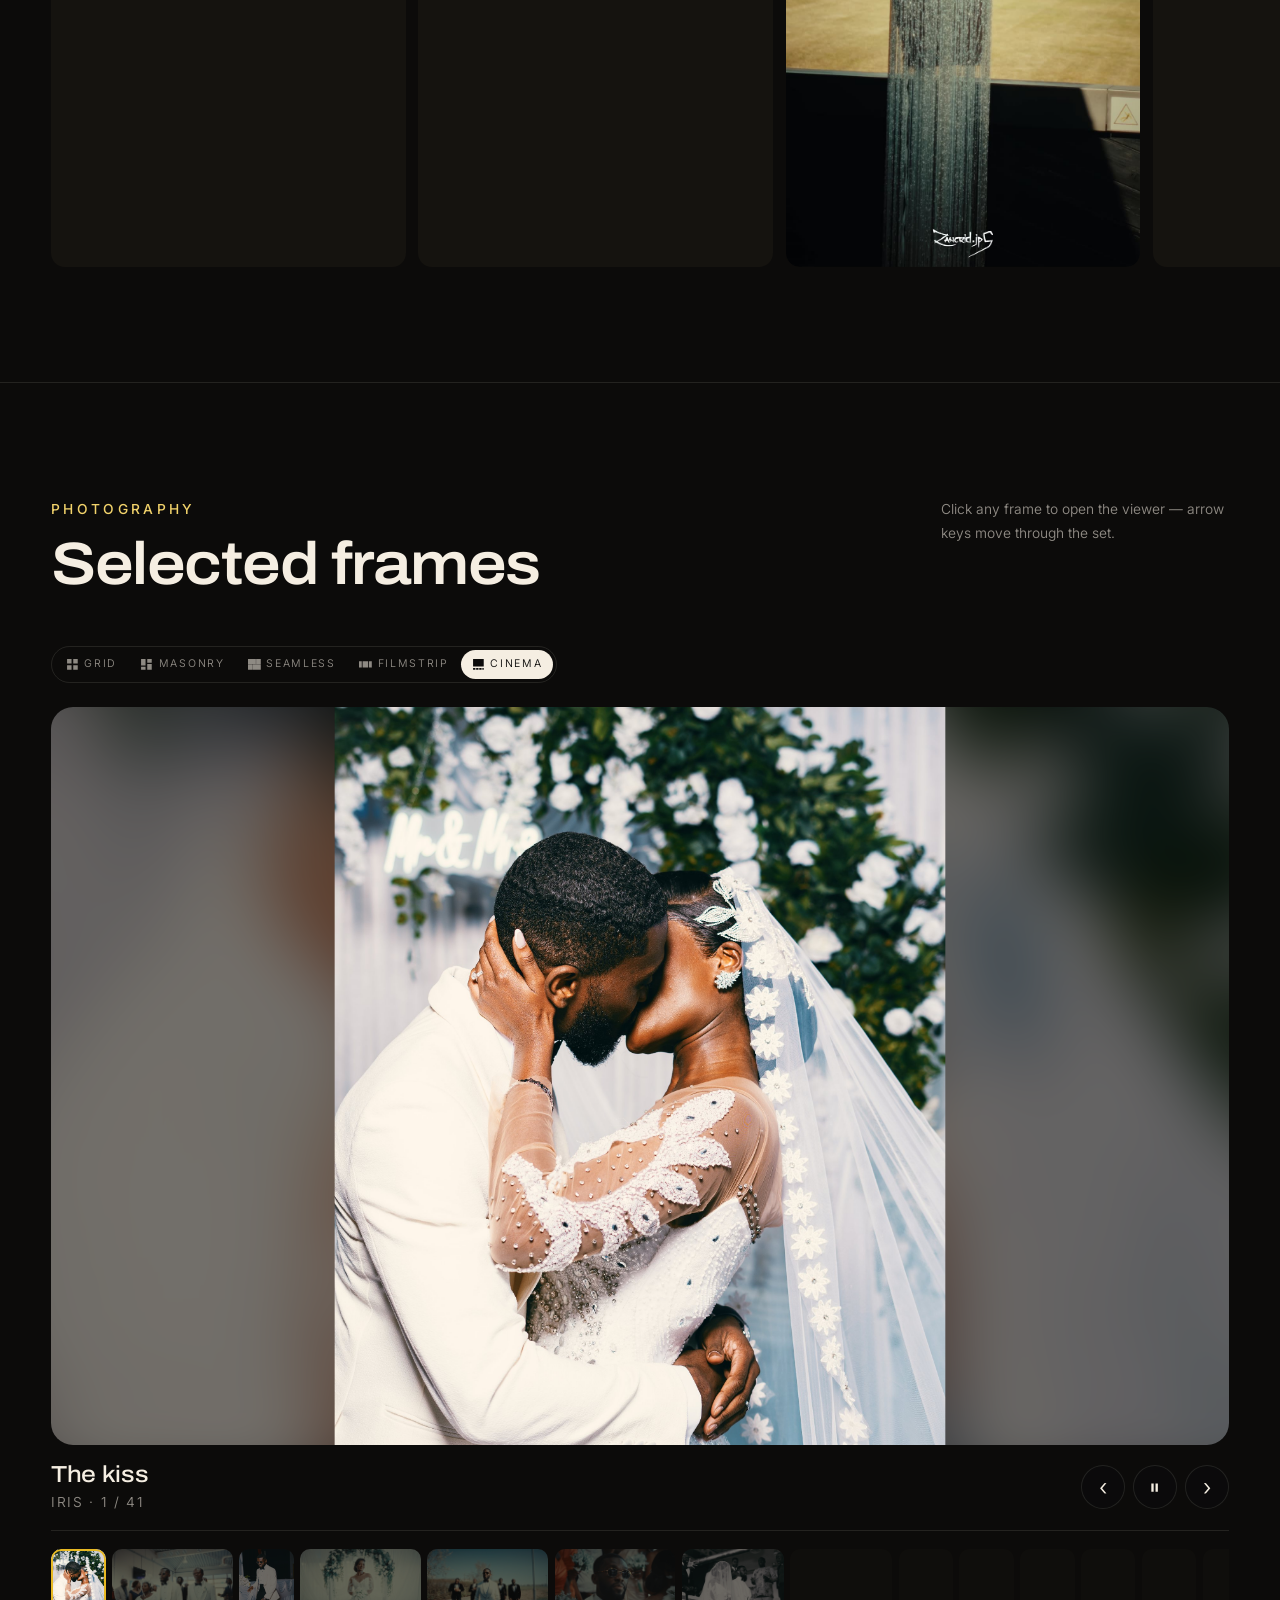
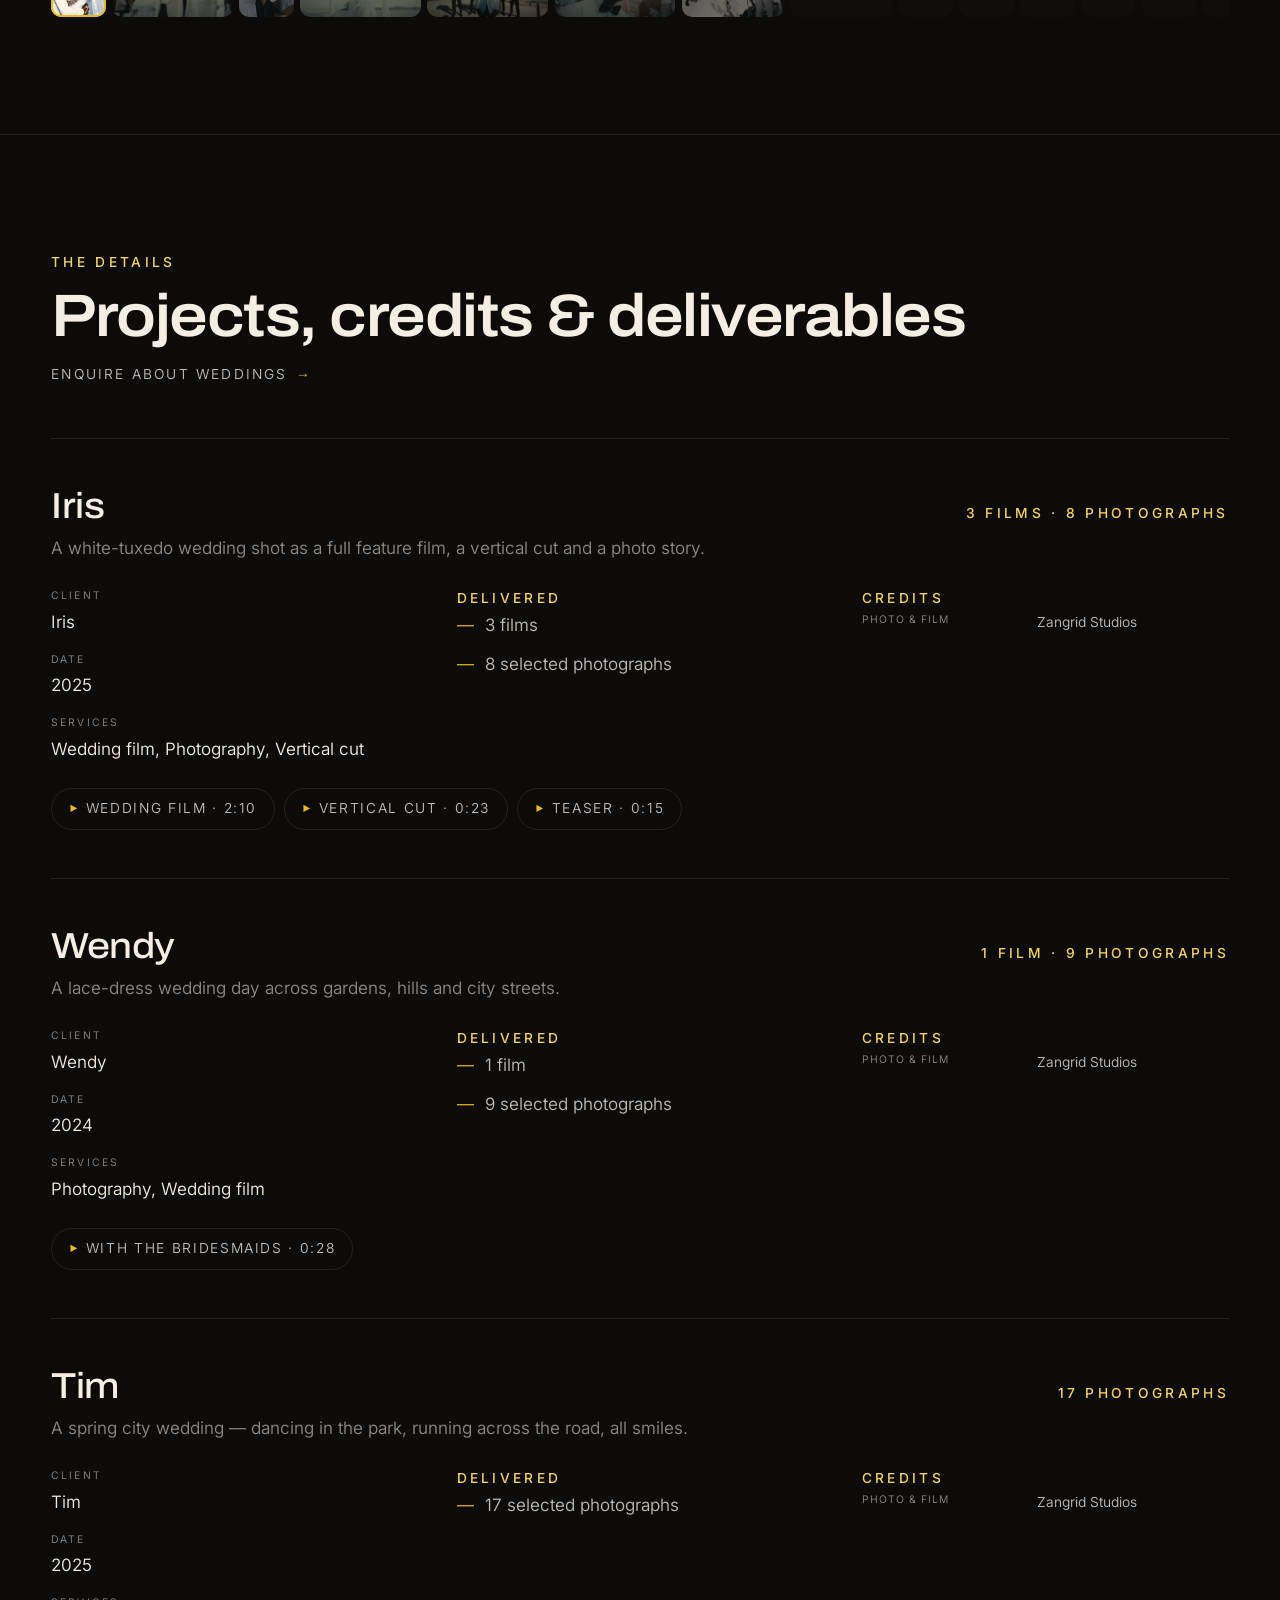
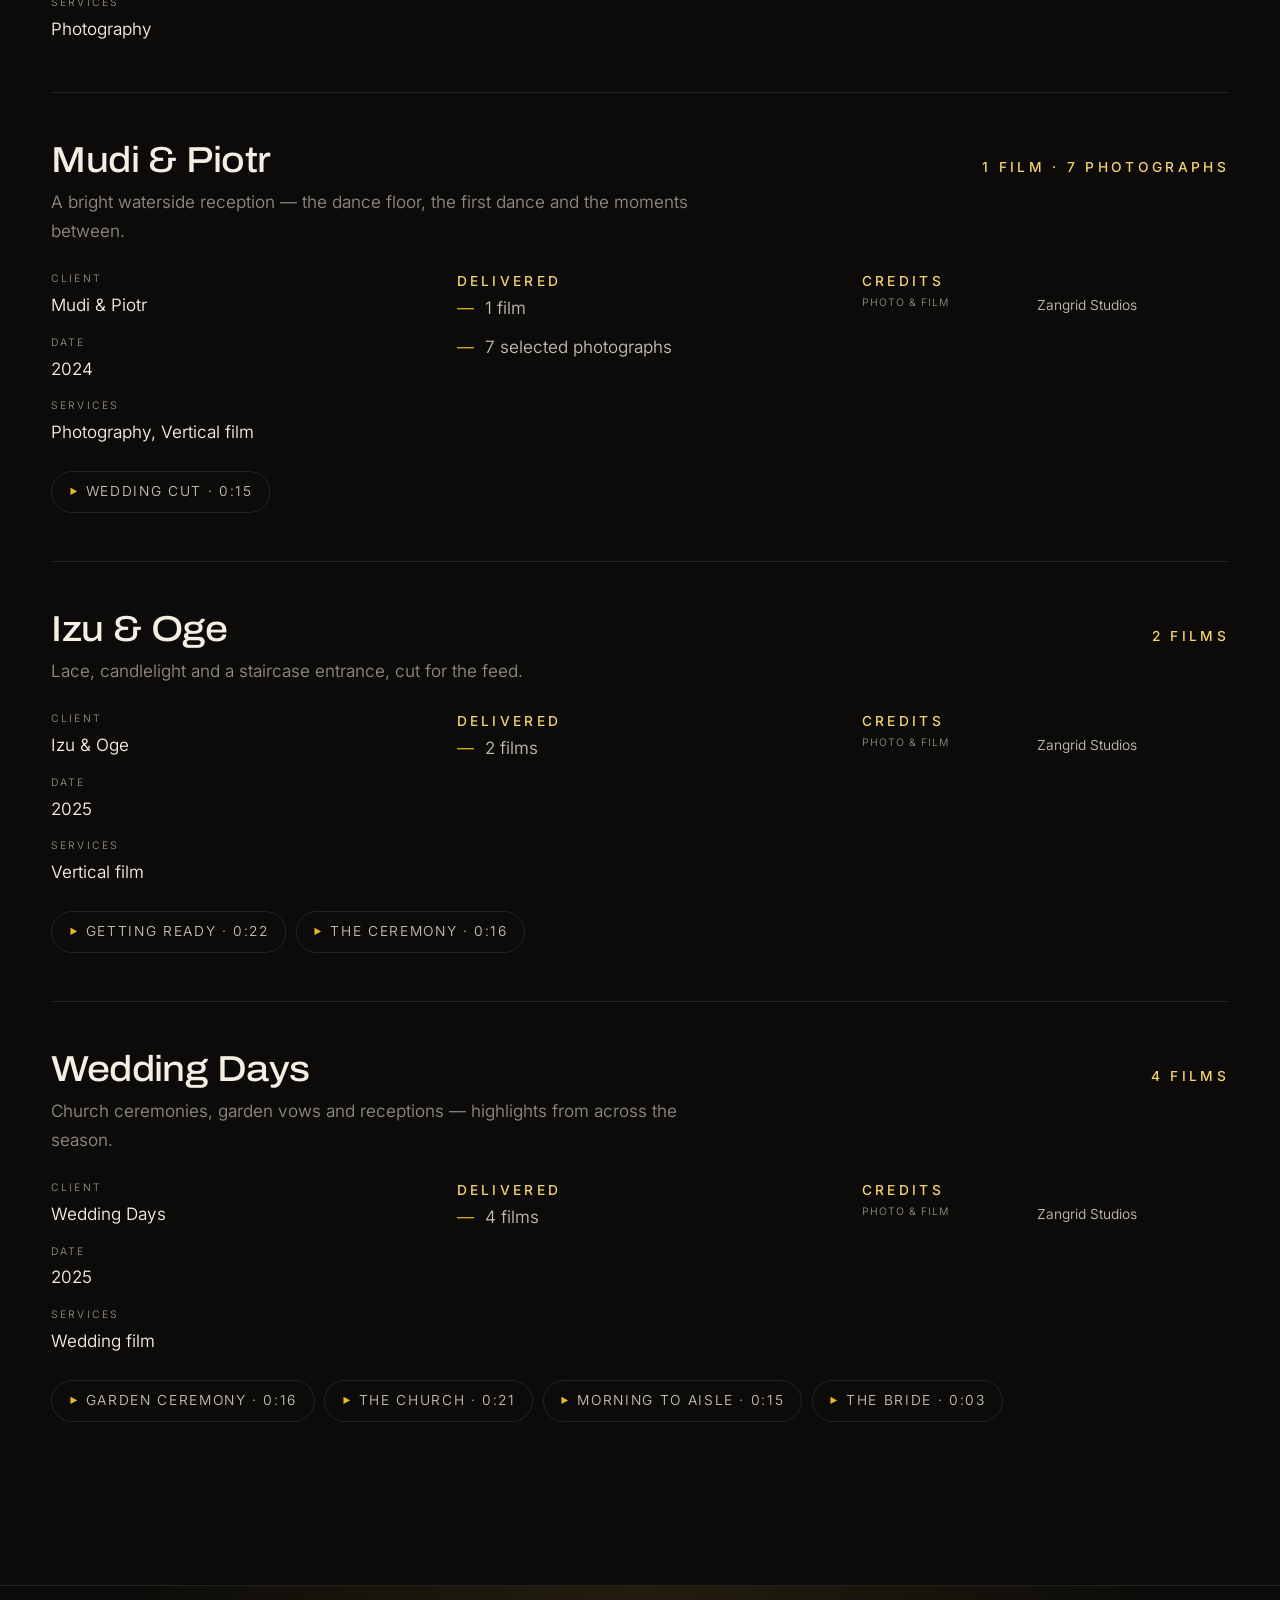
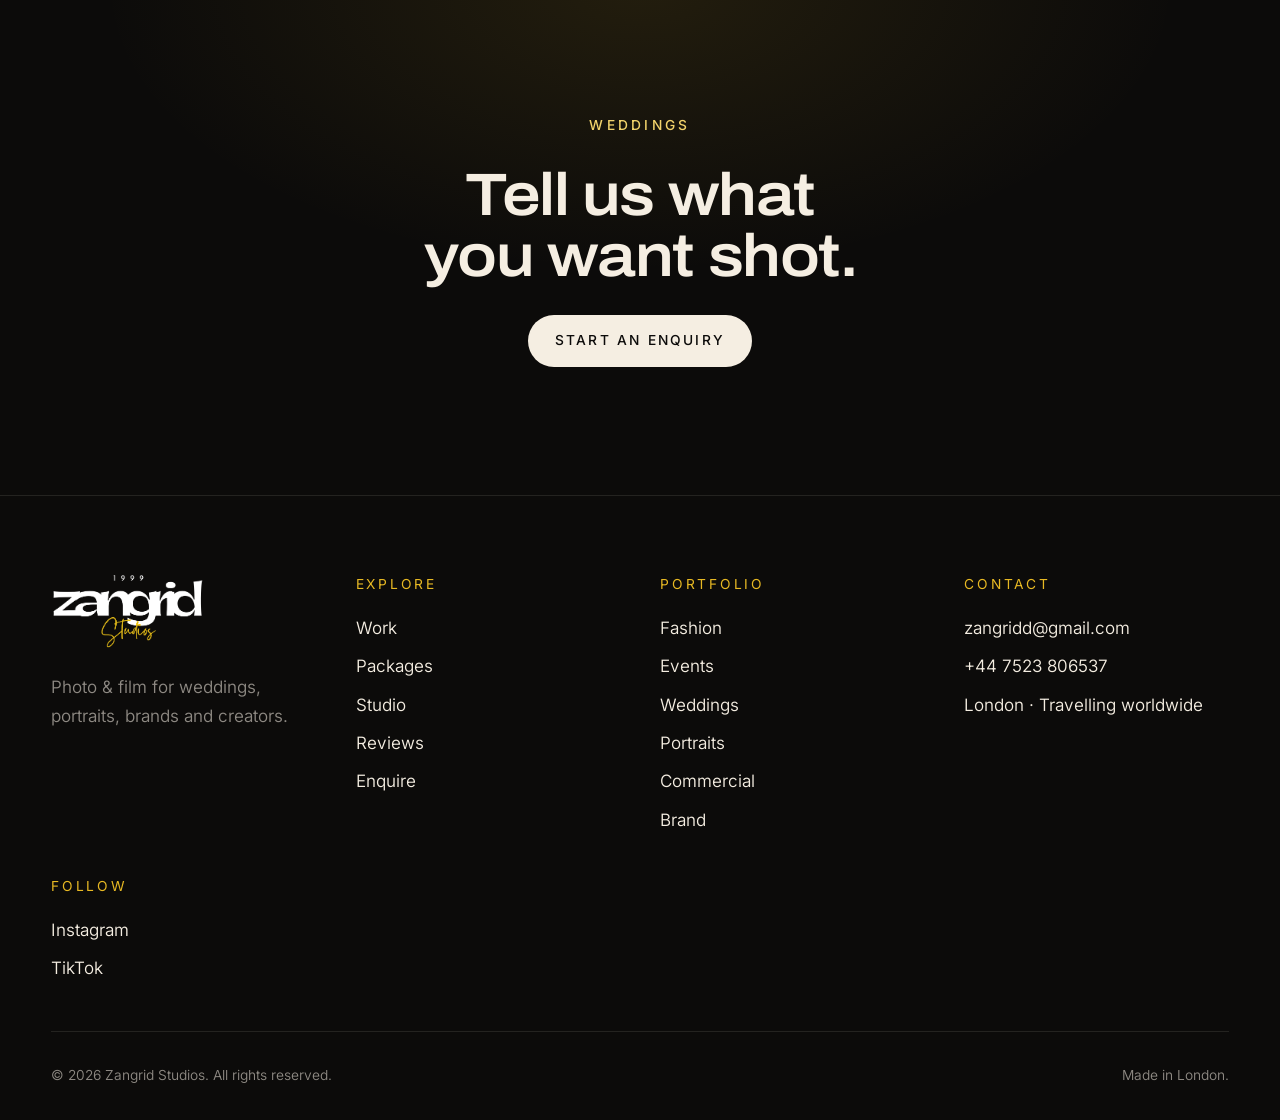
<file: weddings.html>
<!doctype html>
<html lang="en">
<head>
<meta charset="utf-8">
<meta name="viewport" content="width=device-width, initial-scale=1">
<meta http-equiv="Content-Security-Policy" content="default-src 'self'; script-src 'self'; style-src 'self' 'unsafe-inline'; font-src 'self'; img-src 'self' data: blob:; media-src 'self' blob:; frame-src https://drive.google.com https://www.youtube-nocookie.com https://player.vimeo.com; connect-src 'self' https://formsubmit.co; form-action 'self' https://formsubmit.co mailto:; base-uri 'self'; object-src 'none'; upgrade-insecure-requests">
<meta name="referrer" content="strict-origin-when-cross-origin">
<title>Weddings — Zangrid Studios</title>
<meta name="description" content="The whole day, documented — a film to sit through and a gallery to print. Weddings photography and film by Zangrid Studios.">
<meta name="theme-color" content="#0b0b0c">
<link rel="canonical" href="https://zangridstudios.com/weddings.html">
<meta property="og:type" content="website">
<meta property="og:title" content="Weddings — Zangrid Studios">
<meta property="og:description" content="The whole day, documented — a film to sit through and a gallery to print.">
<link rel="icon" href="assets/img/brand/favicon-32.png" type="image/png" sizes="32x32">
<link rel="icon" href="favicon.ico" sizes="any">
<link rel="apple-touch-icon" href="assets/img/brand/apple-touch-icon.png">
<link rel="preload" href="assets/fonts/archivo-var.woff2" as="font" type="font/woff2" crossorigin>
<link rel="preload" href="assets/fonts/inter-var.woff2" as="font" type="font/woff2" crossorigin>
<link rel="stylesheet" href="assets/css/main.css">
</head>
<body>
<a class="skip" href="#main">Skip to content</a>

<header class="nav">
  <div class="nav__inner">
    <a class="brand" href="index.html" aria-label="Zangrid Studios, home"><img src="assets/img/brand/logo-white-yellow.png" alt="Zangrid Studios" width="399" height="199"></a>
    <nav class="nav__links" aria-label="Primary">
      <div class="nav__drop">
        <button class="nav__drop-btn" type="button" aria-expanded="false" aria-haspopup="true">Work</button>
        <div class="nav__panel">
          <a data-nav="work.html" href="work.html">All work<small>Every project, filterable</small></a>
          <a data-nav="fashion.html" href="fashion.html">Fashion<small>Lookbooks &amp; campaigns</small></a>
          <a data-nav="events.html" href="events.html">Events<small>Launches &amp; conferences</small></a>
          <a data-nav="weddings.html" href="weddings.html">Weddings<small>Films &amp; galleries</small></a>
          <a data-nav="portraits.html" href="portraits.html">Portraits<small>People &amp; founders</small></a>
          <a data-nav="commercial.html" href="commercial.html">Commercial<small>Product &amp; advertising</small></a>
          <a data-nav="brand.html" href="brand.html">Brand<small>Hero films &amp; libraries</small></a>
        </div>
      </div>
      <a class="nav__link" data-nav="packages.html" href="packages.html">Packages</a>
      <div class="nav__drop">
        <button class="nav__drop-btn" type="button" aria-expanded="false" aria-haspopup="true">Studio</button>
        <div class="nav__panel">
          <a data-nav="about.html" href="about.html">The studio<small>Crew, approach, kit</small></a>
          <a data-nav="reviews.html" href="reviews.html">Client reviews<small>What clients said</small></a>
        </div>
      </div>
      <a class="btn btn--ghost" href="enquiry.html">Enquire</a>
    </nav>
    <button class="nav__toggle" type="button" aria-expanded="false" aria-controls="site-menu" aria-label="Open menu">
      <span></span><span></span><span></span>
    </button>
  </div>
</header>

<div class="menu" id="site-menu" aria-hidden="true">
  <nav aria-label="Mobile">
    <a class="menu__link" href="index.html">Home</a>
    <a class="menu__link" href="work.html">Work</a>
    <div class="menu__sub">
      <a href="fashion.html">Fashion</a>
      <a href="events.html">Events</a>
      <a href="weddings.html">Weddings</a>
      <a href="portraits.html">Portraits</a>
      <a href="commercial.html">Commercial</a>
      <a href="brand.html">Brand</a>
    </div>
    <a class="menu__link" href="packages.html">Packages</a>
    <a class="menu__link" href="about.html">Studio</a>
    <div class="menu__sub">
      <a href="reviews.html">Client reviews</a>
    </div>
    <a class="menu__link" href="enquiry.html">Enquire</a>
  </nav>
  <div class="menu__meta">
    <a href="mailto:zangridd@gmail.com" data-site="email">zangridd@gmail.com</a>
    <a href="https://www.instagram.com/zangrid.jpg/" data-site="instagram" data-site-href-only target="_blank" rel="noopener noreferrer">Instagram</a>
    <a href="https://www.tiktok.com/@zangrid" data-site="tiktok" data-site-href-only target="_blank" rel="noopener noreferrer">TikTok</a>
    <span data-site="location">London · Travelling worldwide</span>
  </div>
</div>

<main id="main">
  <!-- ============ hero ============ -->
  <section class="hero hero--inner grain" aria-label="Weddings">
    <div class="hero__media" data-hero-media="weddings"><div class="hero__fallback" aria-hidden="true"></div></div>
    <div class="hero__scrim" aria-hidden="true"></div>
    <div class="wrap hero__body">
      <p class="eyebrow">Portfolio — Weddings</p>
      <h1 style="font-size:var(--step-3);max-width:16ch;margin-top:1rem">Weddings</h1>
      <p class="lede" style="margin-top:1.5rem" data-category-copy="weddings:lede">The whole day, documented — a film to sit through and a gallery to print.</p>
    </div>
  </section>

  <!-- ============ jump between categories ============ -->
  <section class="section--tight wrap">
    <div class="svc-nav" data-category-nav="weddings" aria-label="Other categories"></div>
  </section>

  <!-- ============ intro + counts ============ -->
  <section class="section--tight wrap">
    <div class="split">
      <div>
        <p class="eyebrow reveal">About this work</p>
      </div>
      <div>
        <p class="lede reveal" data-category-copy="weddings:intro">Two-person crews on every wedding, photo and film from one team. Highlight films cut to real audio, vertical shares delivered within days, and galleries that look like the day you had.</p>
        <div class="stats reveal" data-delay="1" data-category-stats="weddings" style="margin-top:2.5rem"></div>
      </div>
    </div>
  </section>

  <!-- ============ films, 16:9 ============ -->
  <section class="section section--line wrap" id="films">
    <div class="section-head">
      <div>
        <p class="eyebrow reveal">Films — 16:9</p>
        <h2 class="reveal" style="margin-top:.75rem">Watch the work</h2>
      </div>
      <p class="muted reveal" style="max-width:32ch;font-size:var(--step--1)">Hover a tile to preview it,
        click to play it in full.</p>
    </div>
    <div class="reel-grid" data-film-grid data-category="weddings" data-orientation="horizontal"></div>
  </section>

  <!-- ============ films, 9:16 ============ -->
  <section class="section section--line wrap" id="vertical">
    <div class="section-head">
      <div>
        <p class="eyebrow reveal">Films — 9:16</p>
        <h2 class="reveal" style="margin-top:.75rem">Vertical cuts</h2>
      </div>
      <p class="muted reveal" style="max-width:32ch;font-size:var(--step--1)">Framed vertically on the
        shoot, not cropped down afterwards.</p>
    </div>
    <div class="reel-grid reel-grid--vertical" data-film-grid data-category="weddings" data-orientation="vertical"></div>
  </section>

  <!-- ============ photography ============ -->
  <section class="section section--line wrap" id="photography">
    <div class="section-head">
      <div>
        <p class="eyebrow reveal">Photography</p>
        <h2 class="reveal" style="margin-top:.75rem">Selected frames</h2>
      </div>
      <p class="muted reveal" style="max-width:32ch;font-size:var(--step--1)">Click any frame to open the
        viewer — arrow keys move through the set.</p>
    </div>
    <div class="photo-grid" data-photo-grid data-category="weddings"></div>
  </section>

  <!-- ============ project details ============ -->
  <section class="section section--line wrap" id="details">
    <div class="section-head">
      <div>
        <p class="eyebrow reveal">The details</p>
        <h2 class="reveal" style="margin-top:.75rem">Projects, credits &amp; deliverables</h2>
      </div>
      <a class="arrow-link reveal" href="enquiry.html?service=wedding">Enquire about weddings</a>
    </div>
    <div data-project-details="weddings"></div>
  </section>

  <section class="cta wrap">
    <p class="eyebrow reveal">Weddings</p>
    <h2 class="reveal" style="max-width:18ch">Tell us what you want shot.</h2>
    <a class="btn btn--solid reveal" data-delay="1" href="enquiry.html?service=wedding">Start an enquiry</a>
  </section>
</main>

<footer class="footer">
  <div class="wrap">
    <div class="footer__grid">
      <div>
        <a class="brand" href="index.html" aria-label="Zangrid Studios, home"><img src="assets/img/brand/logo-white-yellow.png" alt="Zangrid Studios" width="399" height="199"></a>
        <p class="muted" style="margin-top:1rem;max-width:24ch" data-site="tagline">Photo &amp; film for weddings, portraits, brands and creators.</p>
      </div>
      <div>
        <h4>Explore</h4>
        <ul>
          <li><a href="work.html">Work</a></li>
          <li><a href="packages.html">Packages</a></li>
          <li><a href="about.html">Studio</a></li>
          <li><a href="reviews.html">Reviews</a></li>
          <li><a href="enquiry.html">Enquire</a></li>
        </ul>
      </div>
      <div>
        <h4>Portfolio</h4>
        <ul>
          <li><a href="fashion.html">Fashion</a></li>
          <li><a href="events.html">Events</a></li>
          <li><a href="weddings.html">Weddings</a></li>
          <li><a href="portraits.html">Portraits</a></li>
          <li><a href="commercial.html">Commercial</a></li>
          <li><a href="brand.html">Brand</a></li>
        </ul>
      </div>
      <div>
        <h4>Contact</h4>
        <ul>
          <li><a href="mailto:zangridd@gmail.com" data-site="email">zangridd@gmail.com</a></li>
          <li><a href="tel:+447523806537" data-site="phone">+44 7523 806537</a></li>
          <li><span data-site="location">London · Travelling worldwide</span></li>
        </ul>
      </div>
      <div>
        <h4>Follow</h4>
        <ul>
          <li><a href="https://www.instagram.com/zangrid.jpg/" data-site="instagram" data-site-href-only target="_blank" rel="noopener noreferrer">Instagram</a></li>
          <li><a href="https://www.tiktok.com/@zangrid" data-site="tiktok" data-site-href-only target="_blank" rel="noopener noreferrer">TikTok</a></li>
        </ul>
      </div>
    </div>
    <div class="footer__bar">
      <span>&copy; <span data-year>2026</span> Zangrid Studios. All rights reserved.</span>
      <span>Made in London.</span>
    </div>
  </div>
</footer>

<script src="assets/js/data.js"></script>
<script src="assets/js/packages.js"></script>
<script src="assets/js/main.js"></script>
</body>
</html>
</file>
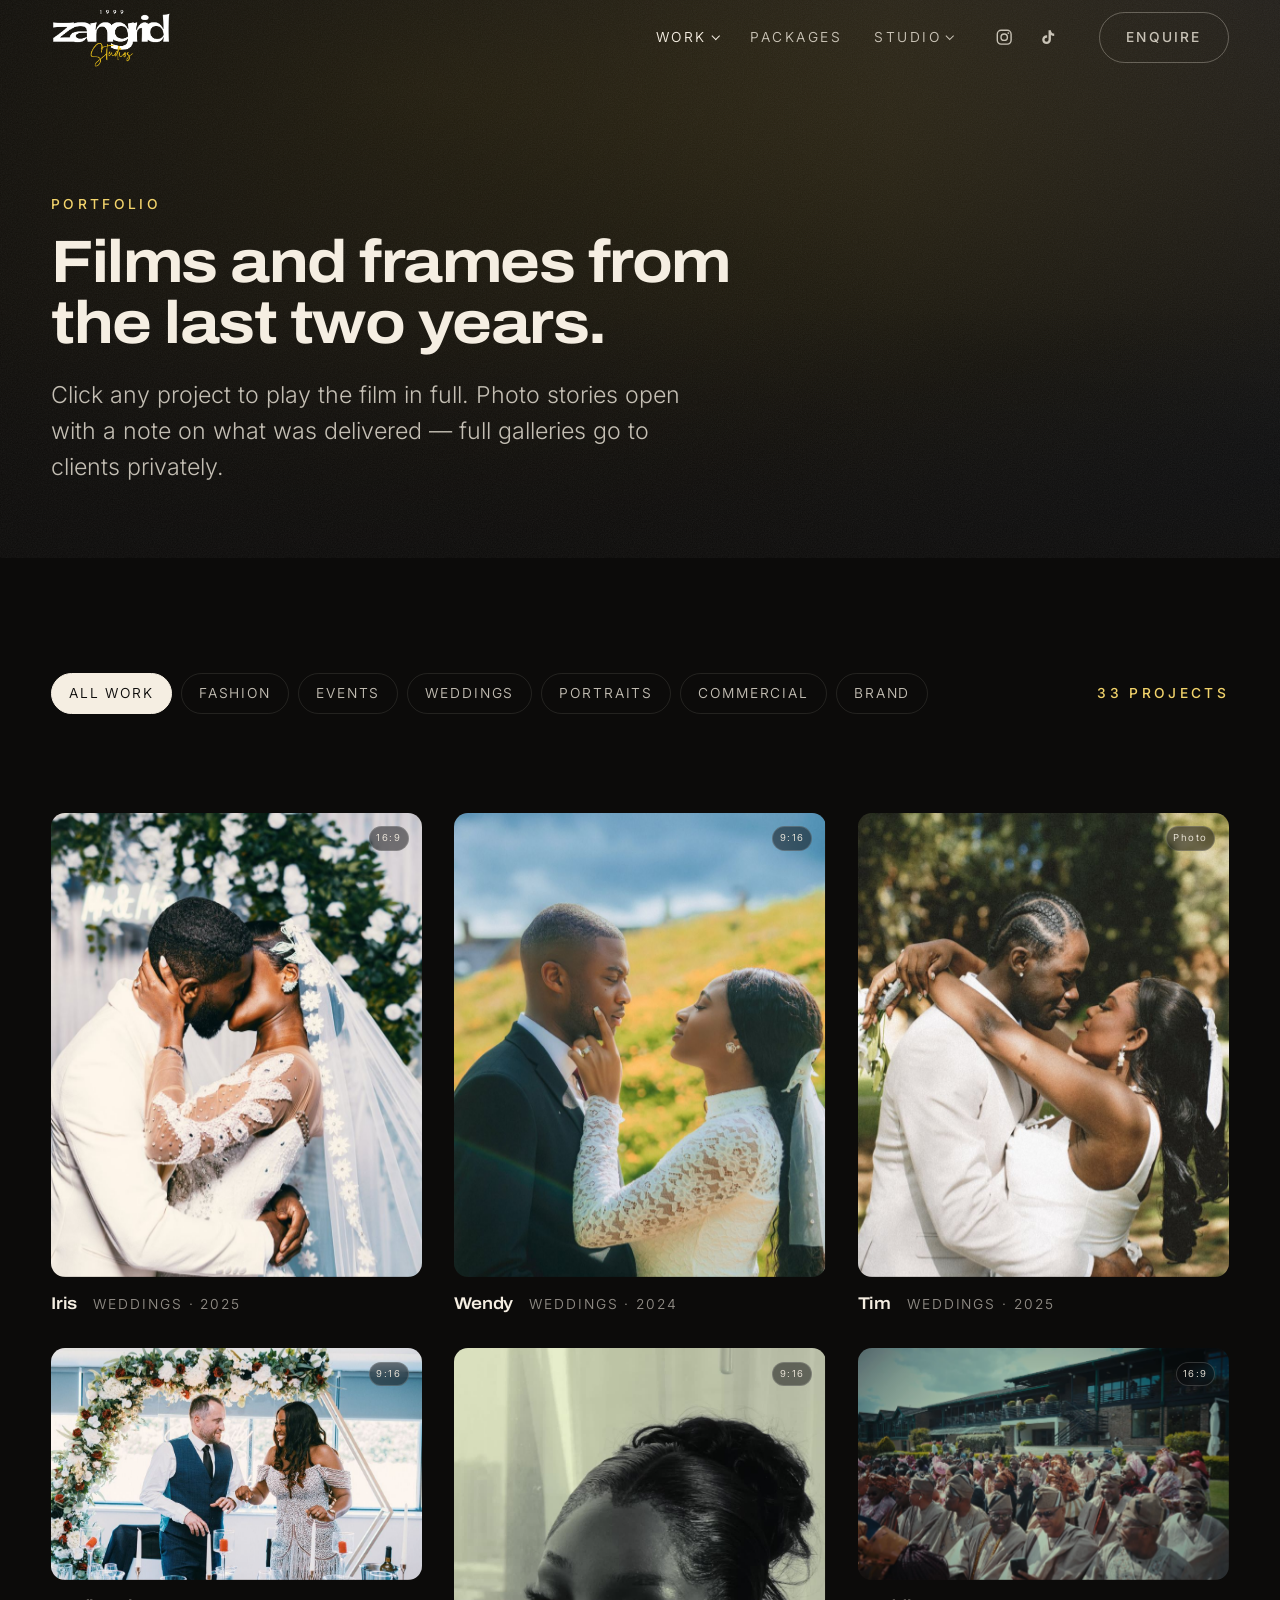
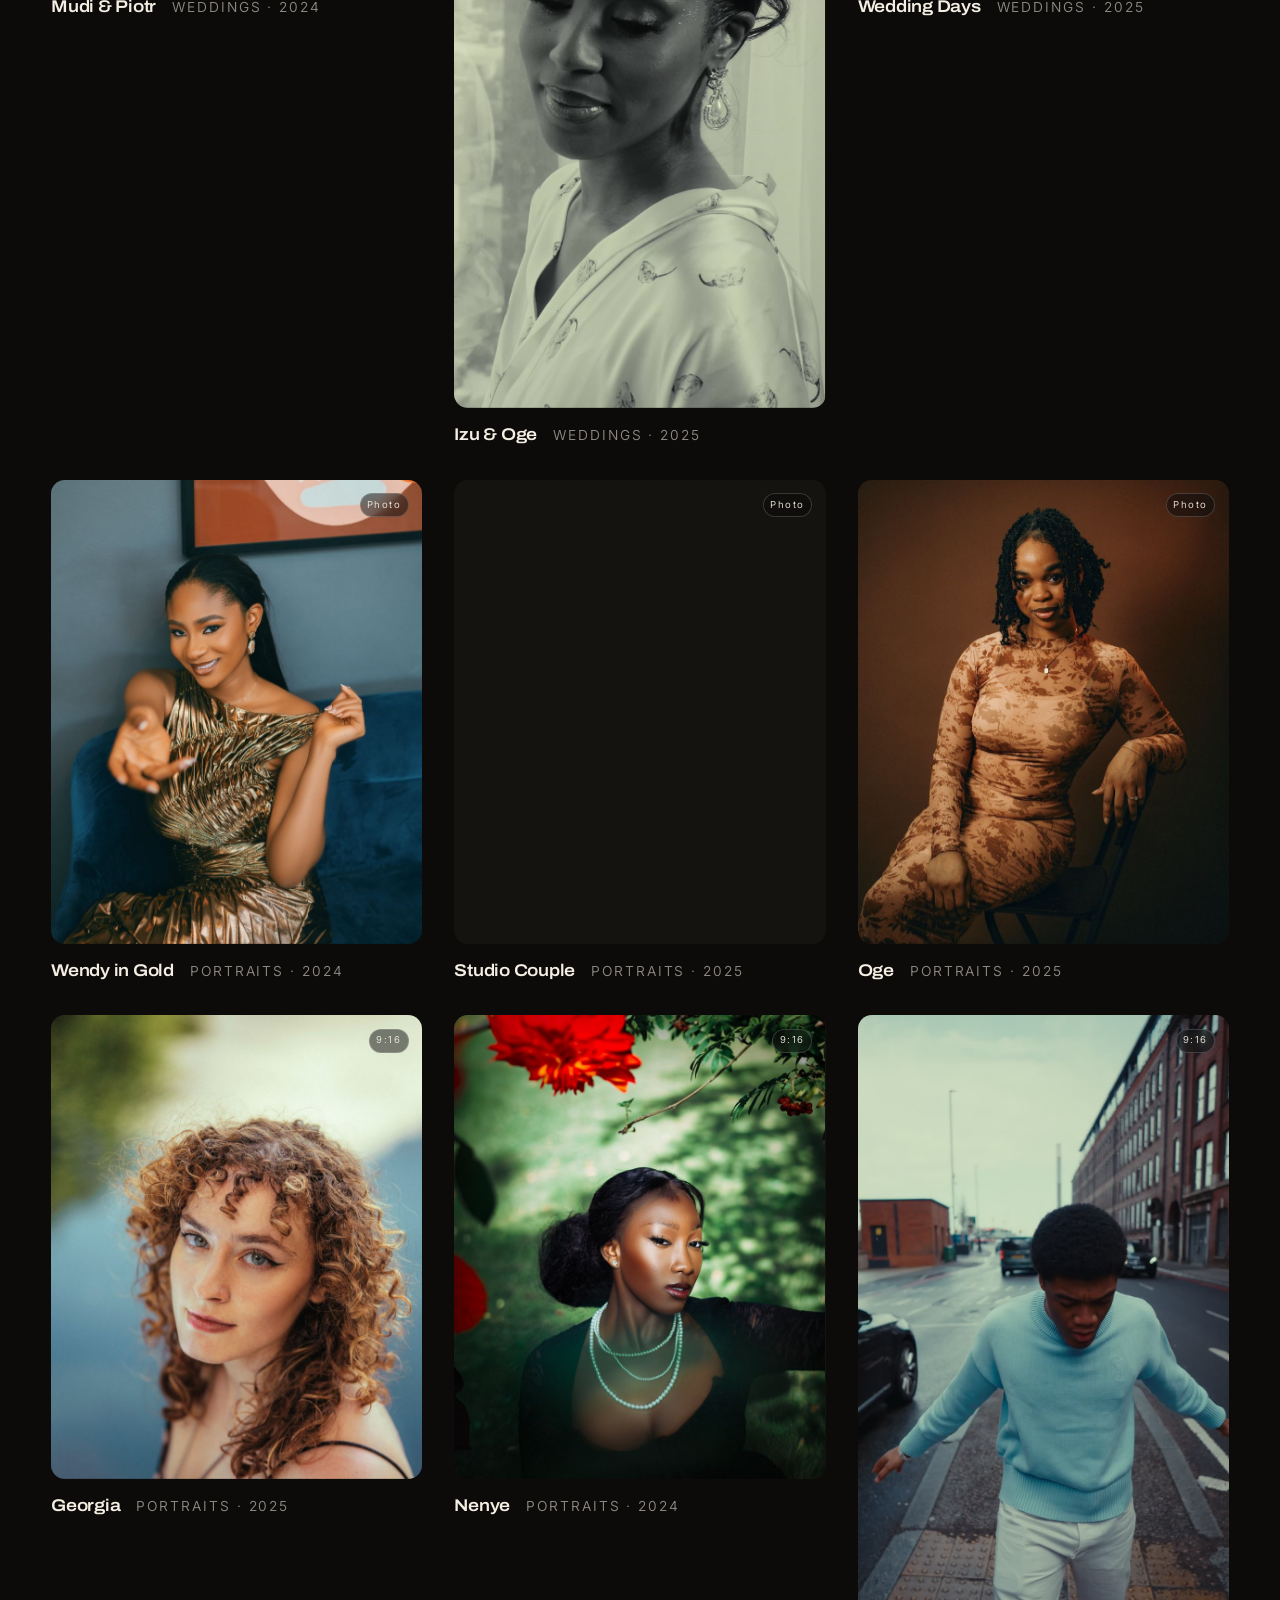
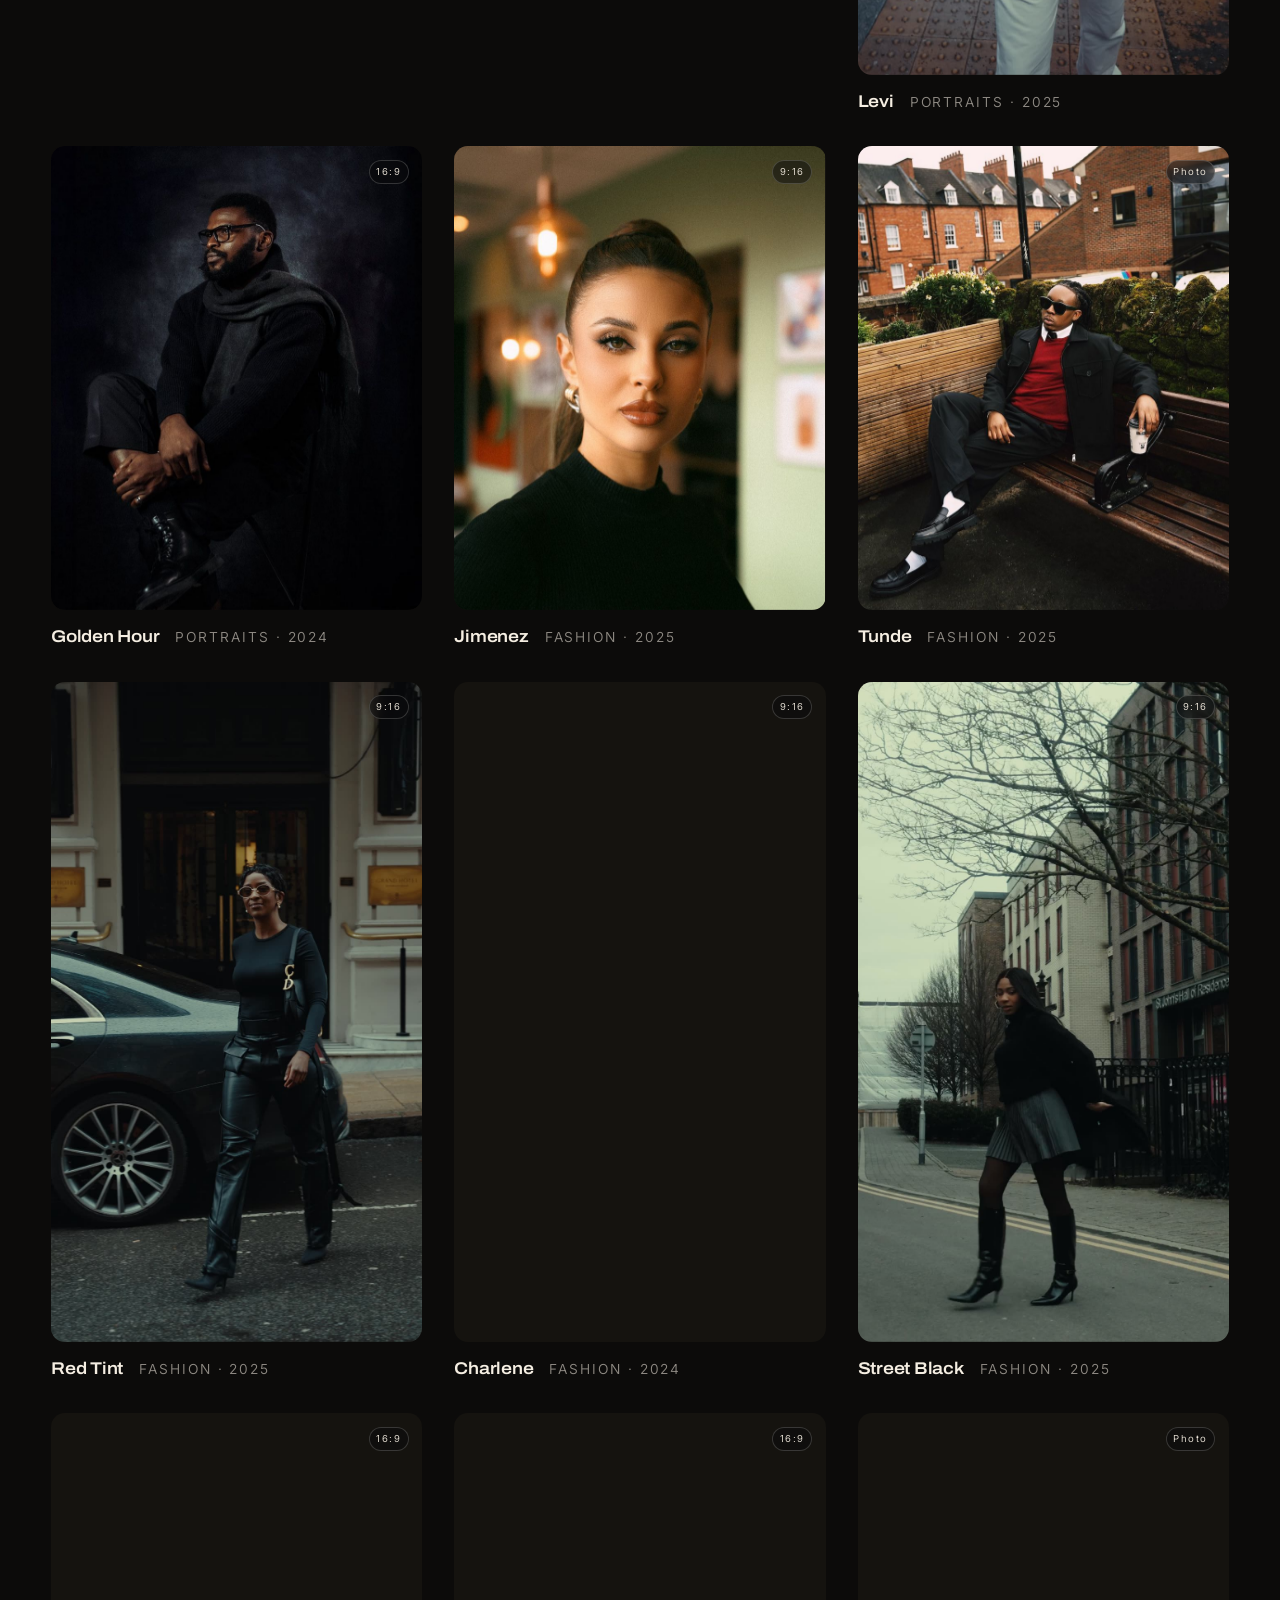
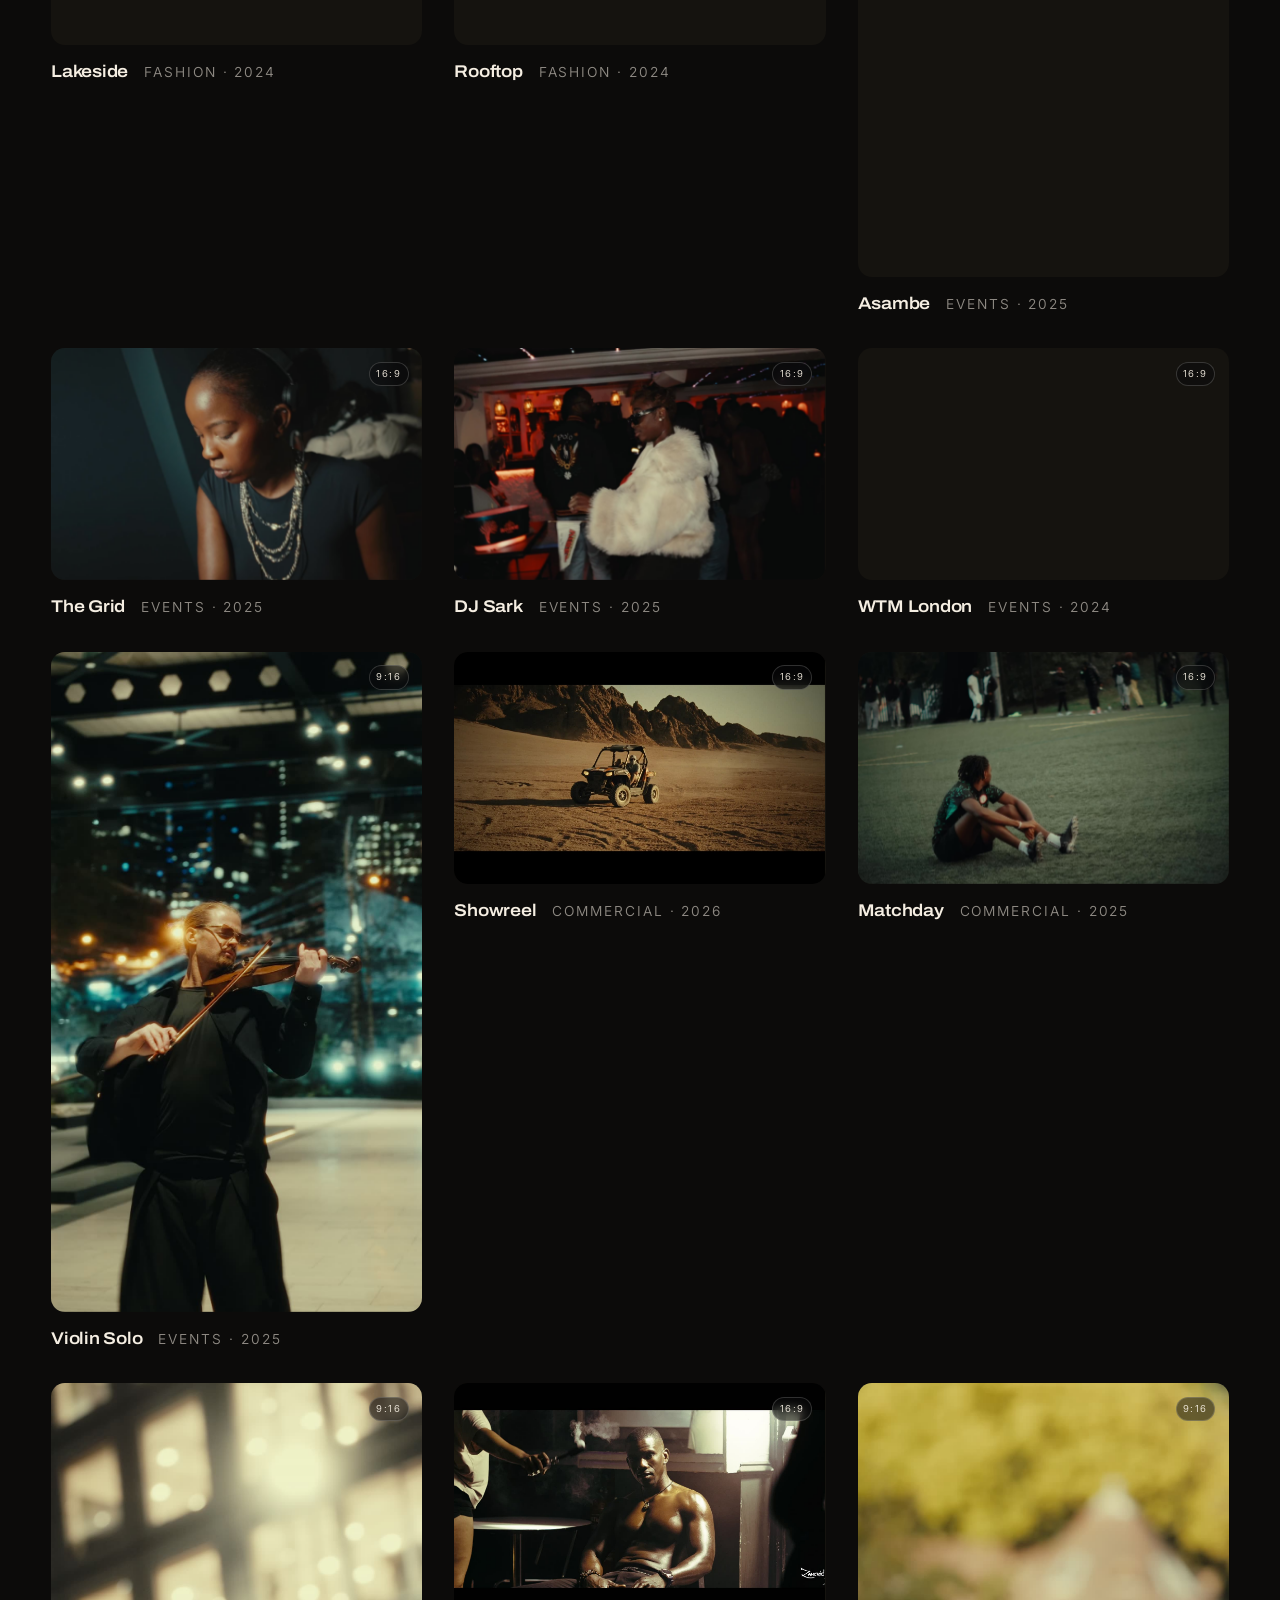
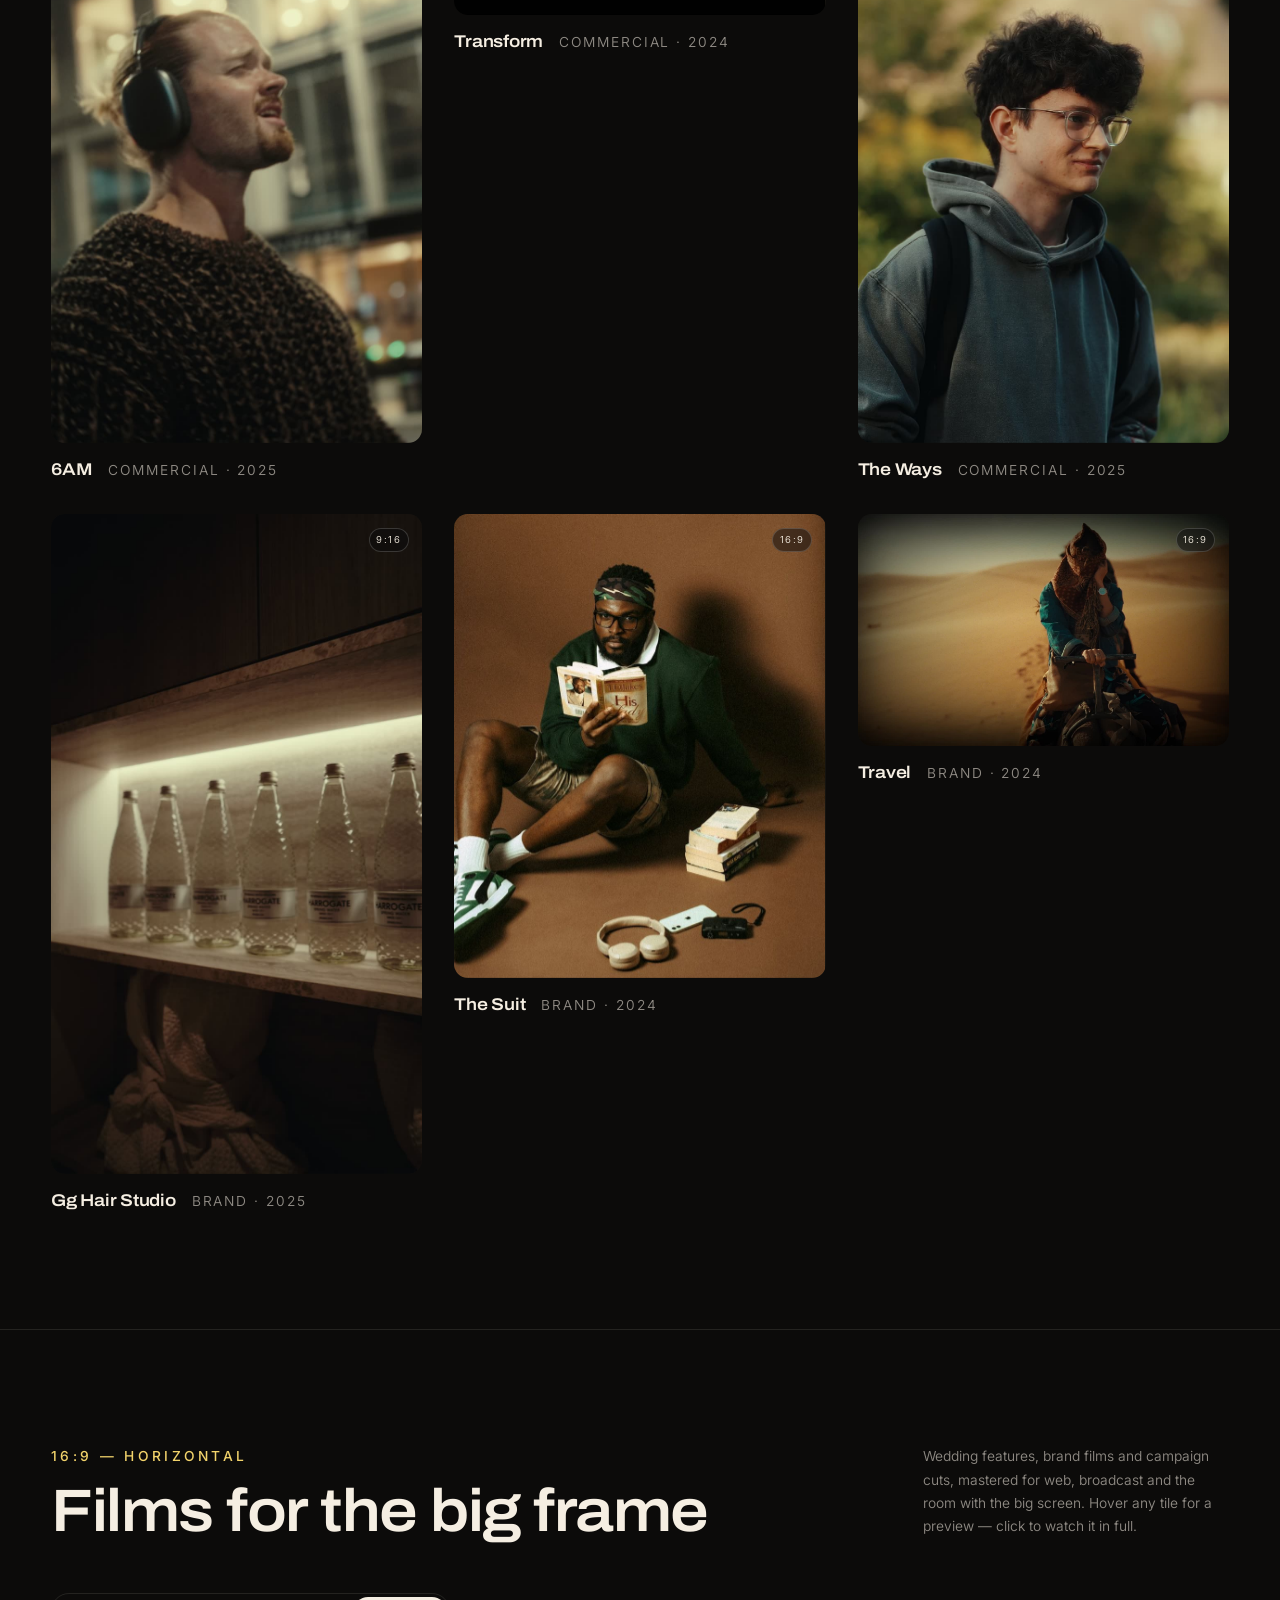
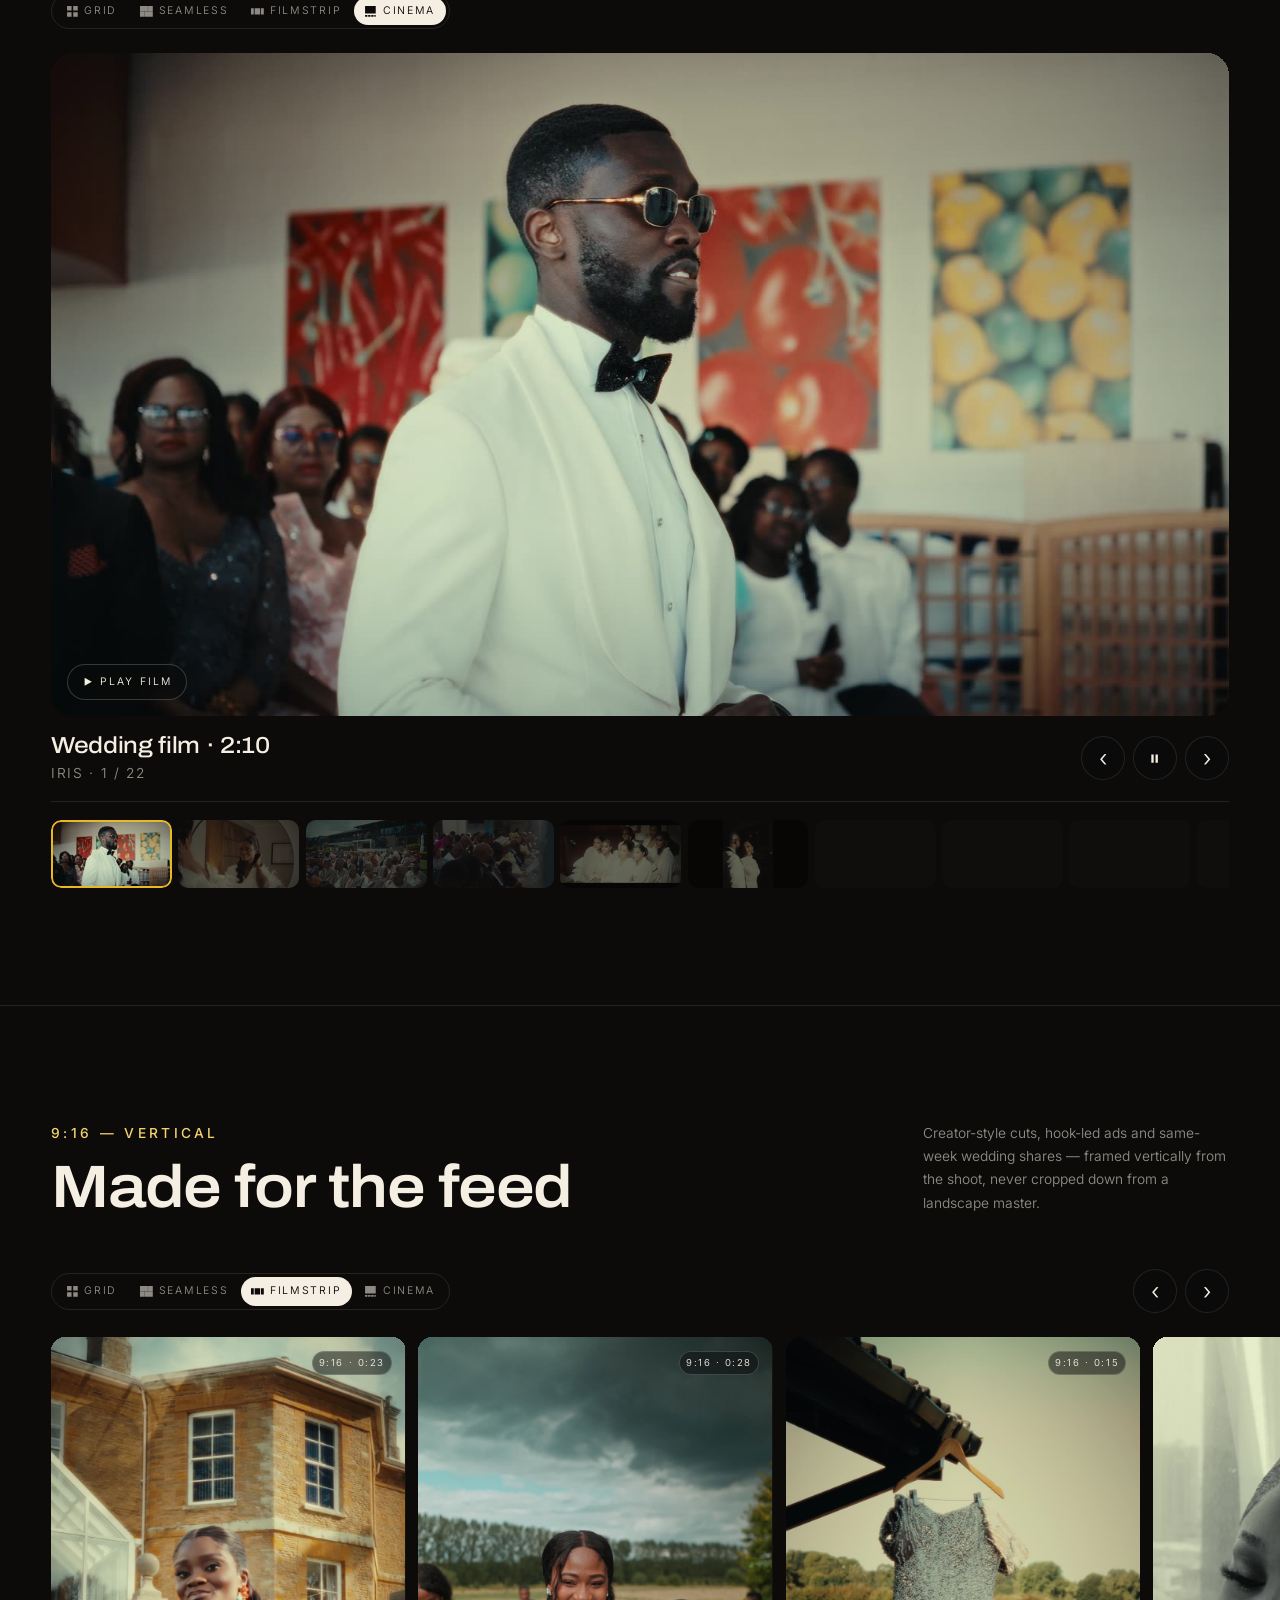
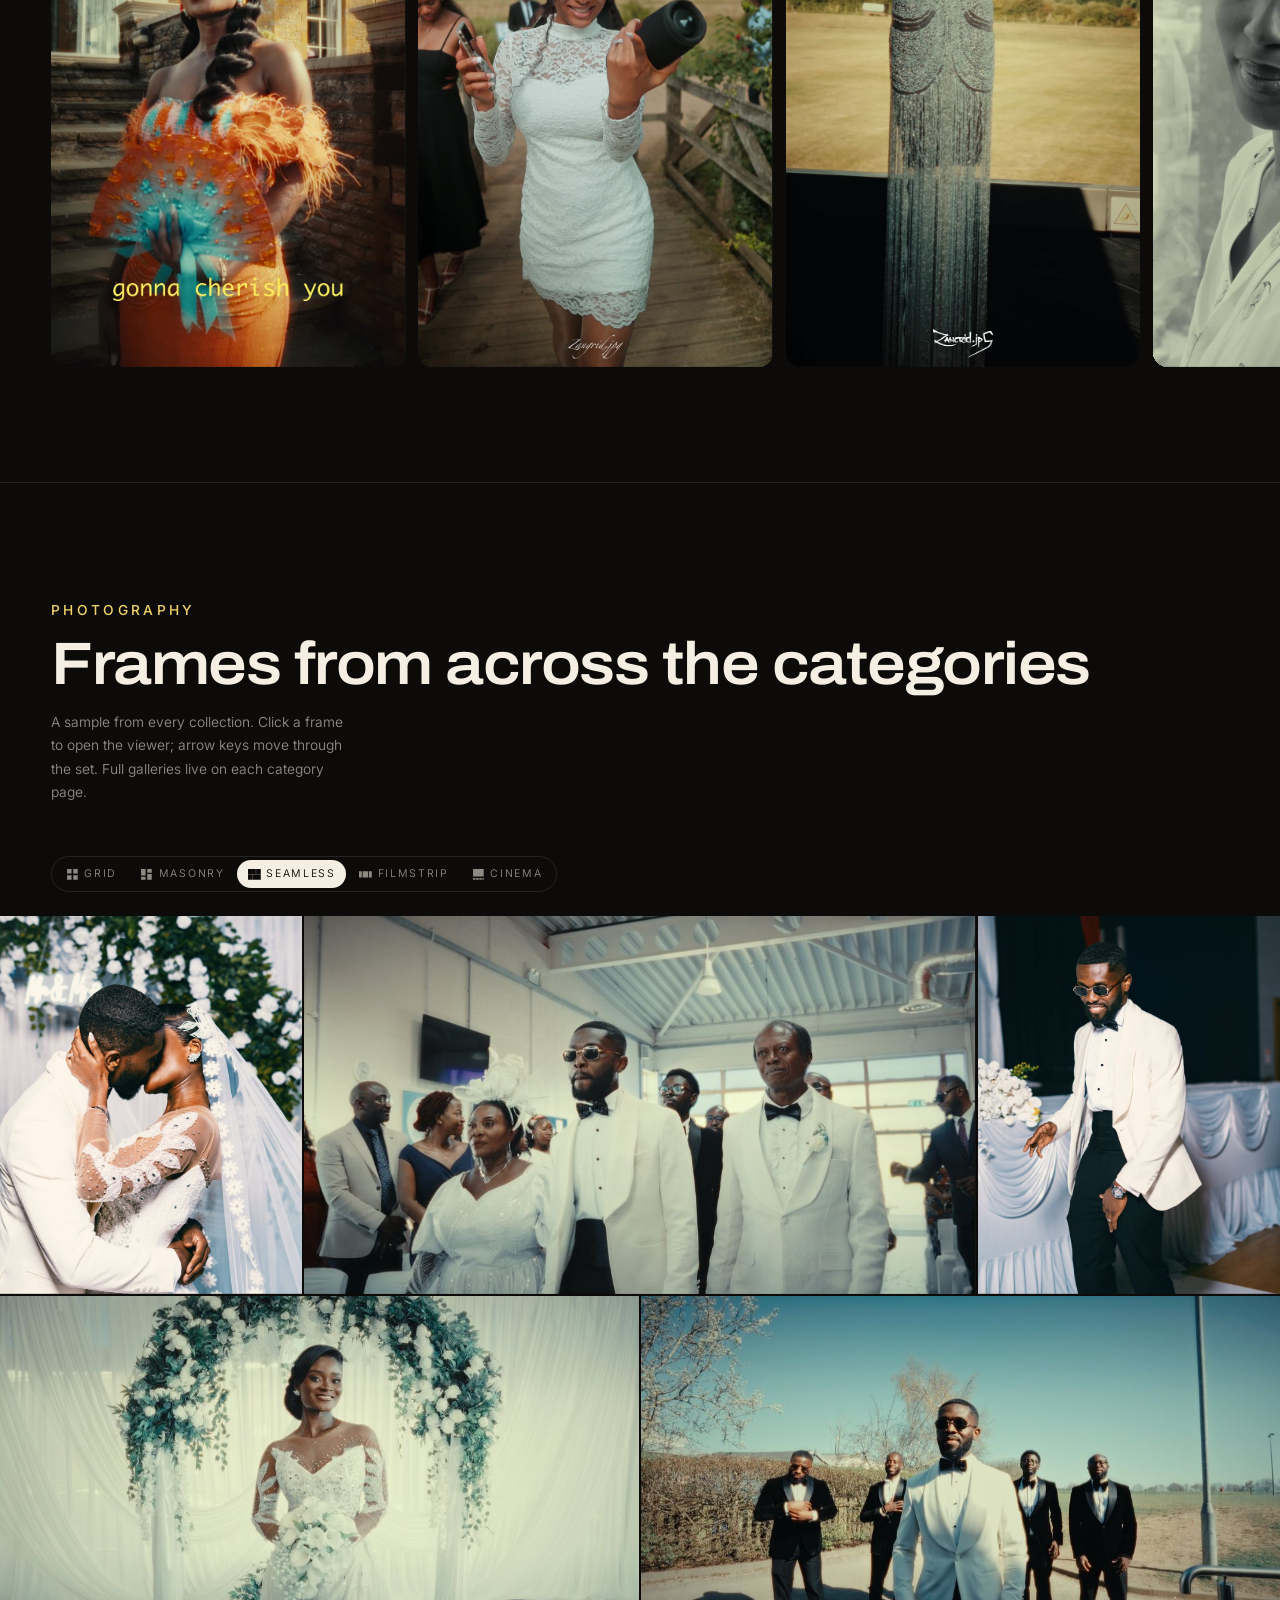
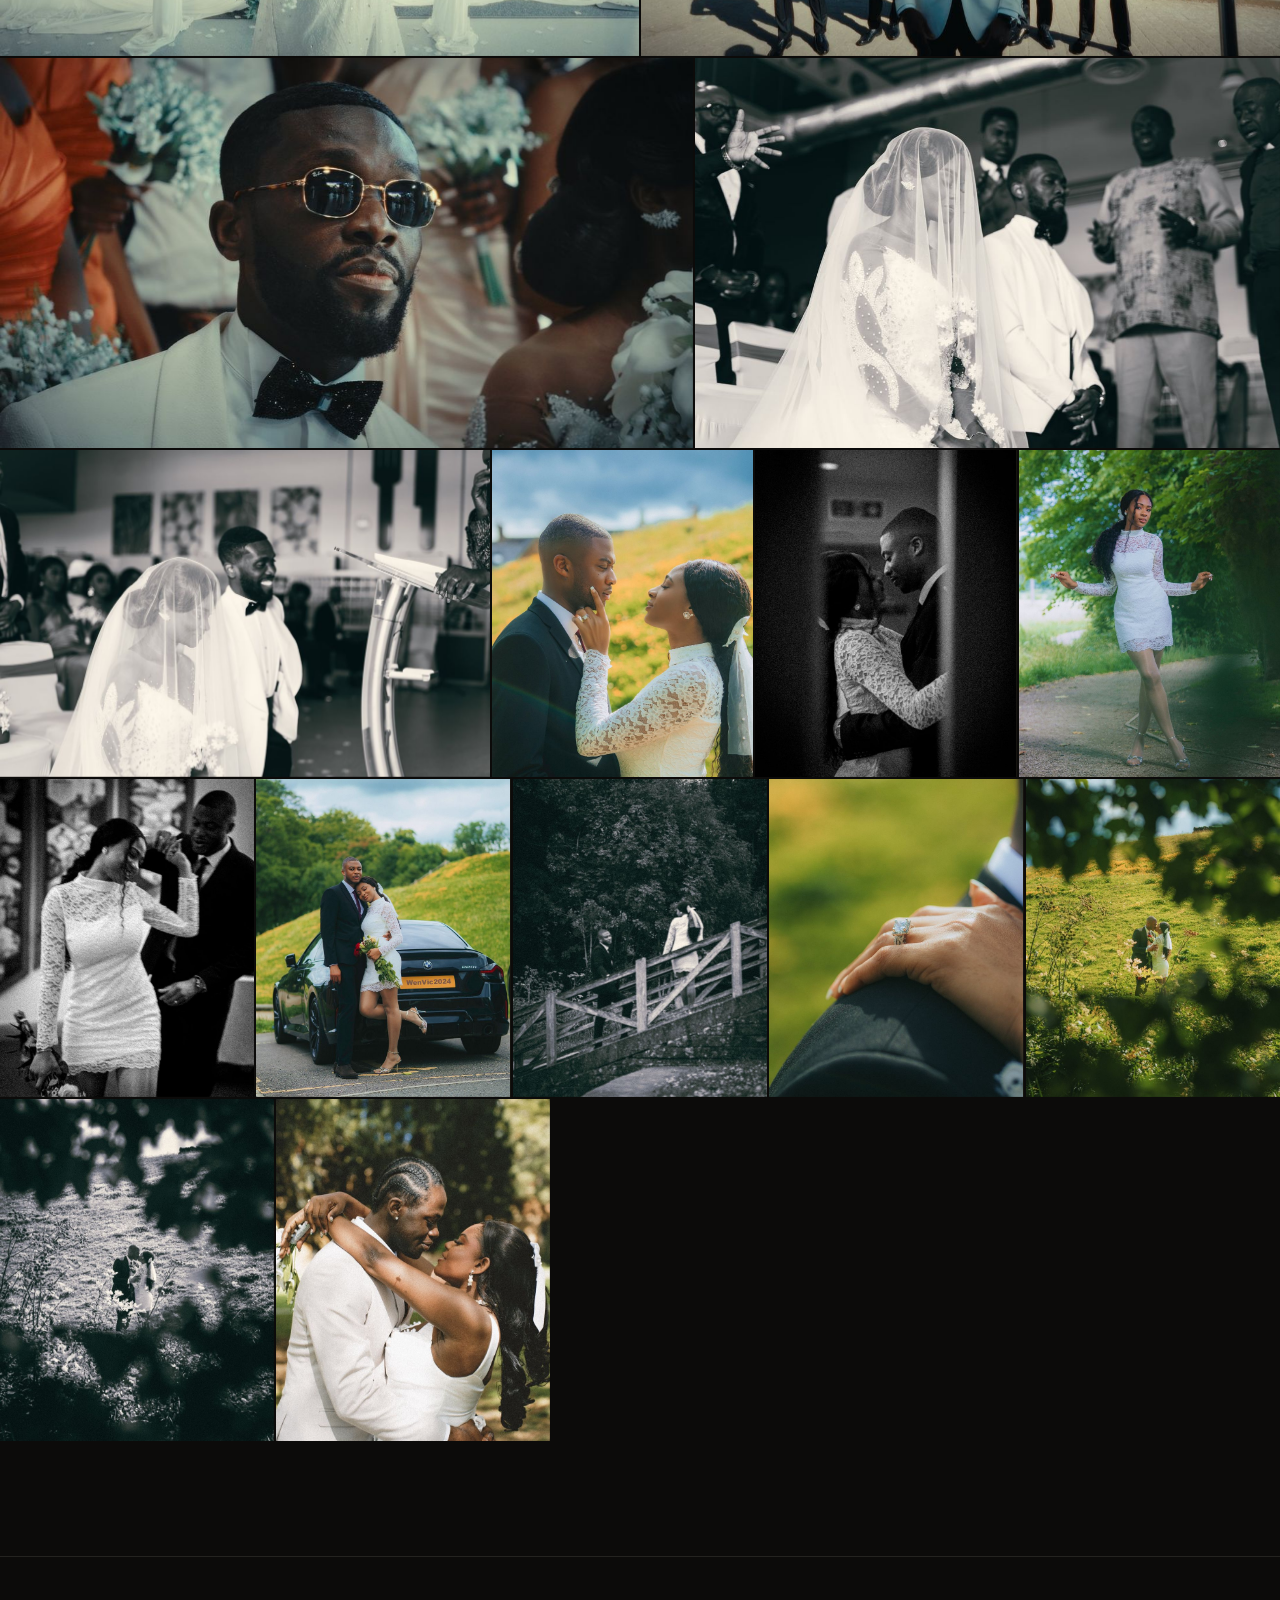
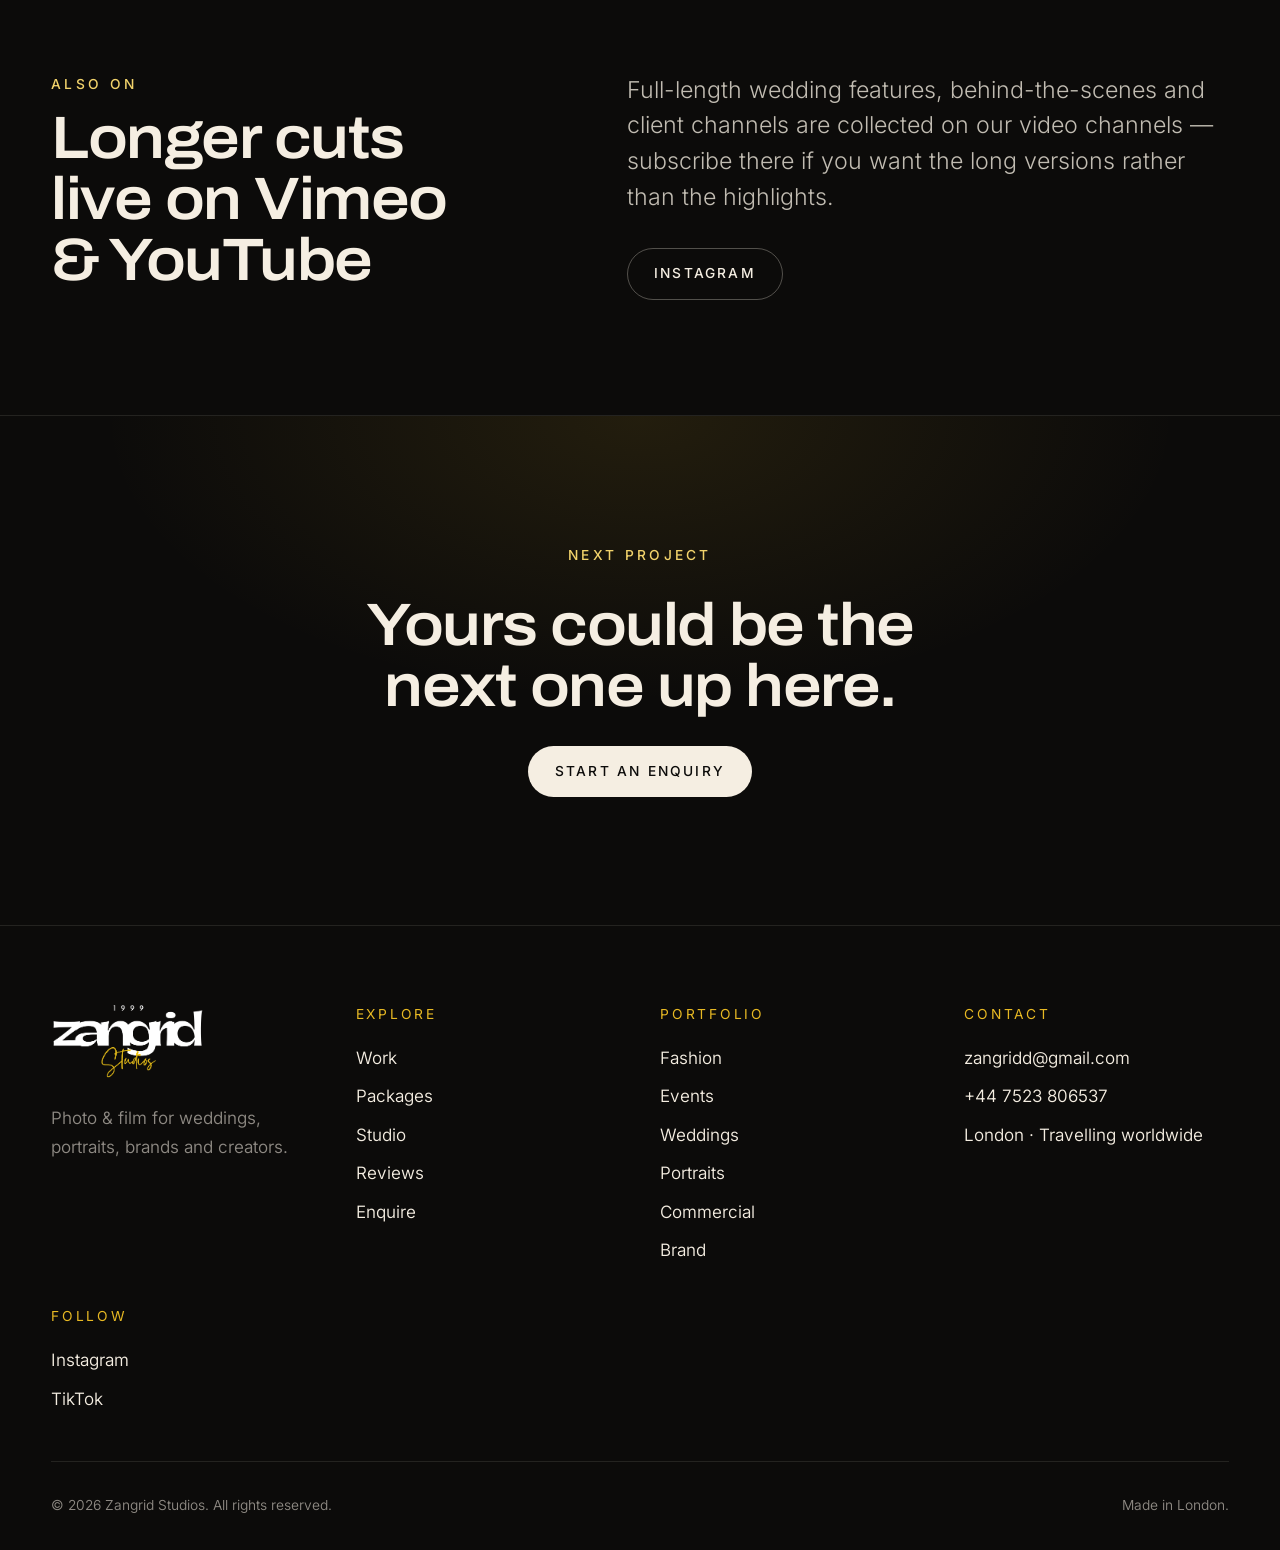
<file: work.html>
<!doctype html>
<html lang="en">
<head>
<meta charset="utf-8">
<meta name="viewport" content="width=device-width, initial-scale=1">
<meta http-equiv="Content-Security-Policy" content="default-src 'self'; script-src 'self'; style-src 'self' 'unsafe-inline'; font-src 'self'; img-src 'self' data: blob:; media-src 'self' blob:; frame-src https://drive.google.com https://www.youtube-nocookie.com https://player.vimeo.com; connect-src 'self' https://formsubmit.co; form-action 'self' https://formsubmit.co mailto:; base-uri 'self'; object-src 'none'; upgrade-insecure-requests">
<meta name="referrer" content="strict-origin-when-cross-origin">
<title>Work — Zangrid Studios</title>
<meta name="description" content="Wedding films, portrait sittings, brand campaigns and UGC by Zangrid Studios. Watch the films and browse recent projects.">
<meta name="theme-color" content="#0b0b0c">
<link rel="canonical" href="https://zangridstudios.com/work.html">
<meta property="og:type" content="website">
<meta property="og:title" content="Work — Zangrid Studios">
<meta property="og:description" content="Selected films and photography across weddings, portraits, brand and UGC.">
<link rel="icon" href="assets/img/brand/favicon-32.png" type="image/png" sizes="32x32">
<link rel="icon" href="favicon.ico" sizes="any">
<link rel="apple-touch-icon" href="assets/img/brand/apple-touch-icon.png">
<link rel="preload" href="assets/fonts/archivo-var.woff2" as="font" type="font/woff2" crossorigin>
<link rel="preload" href="assets/fonts/inter-var.woff2" as="font" type="font/woff2" crossorigin>
<link rel="stylesheet" href="assets/css/main.css">
</head>
<body>
<a class="skip" href="#main">Skip to content</a>

<header class="nav">
  <div class="nav__inner">
    <a class="brand" href="index.html" aria-label="Zangrid Studios, home"><img src="assets/img/brand/logo-white-yellow.png" alt="Zangrid Studios" width="399" height="199"></a>
    <nav class="nav__links" aria-label="Primary">
      <div class="nav__drop">
        <button class="nav__drop-btn" type="button" aria-expanded="false" aria-haspopup="true">Work</button>
        <div class="nav__panel">
          <a data-nav="work.html" href="work.html">All work<small>Every project, filterable</small></a>
          <a data-nav="fashion.html" href="fashion.html">Fashion<small>Lookbooks &amp; campaigns</small></a>
          <a data-nav="events.html" href="events.html">Events<small>Launches &amp; conferences</small></a>
          <a data-nav="weddings.html" href="weddings.html">Weddings<small>Films &amp; galleries</small></a>
          <a data-nav="portraits.html" href="portraits.html">Portraits<small>People &amp; founders</small></a>
          <a data-nav="commercial.html" href="commercial.html">Commercial<small>Product &amp; advertising</small></a>
          <a data-nav="brand.html" href="brand.html">Brand<small>Hero films &amp; libraries</small></a>
        </div>
      </div>
      <a class="nav__link" data-nav="packages.html" href="packages.html">Packages</a>
      <div class="nav__drop">
        <button class="nav__drop-btn" type="button" aria-expanded="false" aria-haspopup="true">Studio</button>
        <div class="nav__panel">
          <a data-nav="about.html" href="about.html">The studio<small>Crew, approach, kit</small></a>
          <a data-nav="reviews.html" href="reviews.html">Client reviews<small>What clients said</small></a>
        </div>
      </div>
      <a class="btn btn--ghost" href="enquiry.html">Enquire</a>
    </nav>
    <button class="nav__toggle" type="button" aria-expanded="false" aria-controls="site-menu" aria-label="Open menu">
      <span></span><span></span><span></span>
    </button>
  </div>
</header>

<div class="menu" id="site-menu" aria-hidden="true">
  <nav aria-label="Mobile">
    <a class="menu__link" href="index.html">Home</a>
    <a class="menu__link" href="work.html">Work</a>
    <div class="menu__sub">
      <a href="fashion.html">Fashion</a>
      <a href="events.html">Events</a>
      <a href="weddings.html">Weddings</a>
      <a href="portraits.html">Portraits</a>
      <a href="commercial.html">Commercial</a>
      <a href="brand.html">Brand</a>
    </div>
    <a class="menu__link" href="packages.html">Packages</a>
    <a class="menu__link" href="about.html">Studio</a>
    <div class="menu__sub">
      <a href="reviews.html">Client reviews</a>
    </div>
    <a class="menu__link" href="enquiry.html">Enquire</a>
  </nav>
  <div class="menu__meta">
    <a href="mailto:zangridd@gmail.com" data-site="email">zangridd@gmail.com</a>
    <a href="https://www.instagram.com/zangrid.jpg/" data-site="instagram" data-site-href-only target="_blank" rel="noopener noreferrer">Instagram</a>
    <a href="https://www.tiktok.com/@zangrid" data-site="tiktok" data-site-href-only target="_blank" rel="noopener noreferrer">TikTok</a>
    <span data-site="location">London · Travelling worldwide</span>
  </div>
</div>

<main id="main">
  <section class="hero hero--inner grain" aria-label="Work">
    <div class="hero__media"><div class="hero__fallback" aria-hidden="true"></div></div>
    <div class="hero__scrim" aria-hidden="true"></div>
    <div class="wrap hero__body">
      <p class="eyebrow">Portfolio</p>
      <h1 style="font-size:var(--step-3);max-width:18ch;margin-top:1rem">Films and frames from the last two years.</h1>
      <p class="lede" style="margin-top:1.5rem">Click any project to play the film in full. Photo stories open with
        a note on what was delivered — full galleries go to clients privately.</p>
    </div>
  </section>

  <section class="section wrap">
    <div class="section-head">
      <div class="filters" data-filters role="group" aria-label="Filter projects by service"></div>
      <p class="eyebrow" data-work-count>All projects</p>
    </div>

    <div class="work-grid" data-work-grid data-filterable data-filter="all"></div>
    <noscript>
      <p class="empty-note">The portfolio grid needs JavaScript. Email
        <a class="link-u" href="mailto:zangridd@gmail.com">zangridd@gmail.com</a> and we will send a private reel link.</p>
    </noscript>
  </section>

  <!-- ============ horizontal films ============ -->
  <section class="section section--line wrap" id="films">
    <div class="section-head">
      <div>
        <p class="eyebrow reveal">16:9 — Horizontal</p>
        <h2 class="reveal" style="margin-top:.75rem">Films for the big frame</h2>
      </div>
      <p class="muted reveal" style="max-width:34ch;font-size:var(--step--1)">Wedding features, brand
        films and campaign cuts, mastered for web, broadcast and the room with the big screen.
        Hover any tile for a preview — click to watch it in full.</p>
    </div>
    <div class="reel-grid" data-film-grid data-orientation="horizontal"></div>
  </section>

  <!-- ============ vertical films ============ -->
  <section class="section section--line wrap" id="vertical">
    <div class="section-head">
      <div>
        <p class="eyebrow reveal">9:16 — Vertical</p>
        <h2 class="reveal" style="margin-top:.75rem">Made for the feed</h2>
      </div>
      <p class="muted reveal" style="max-width:34ch;font-size:var(--step--1)">Creator-style cuts, hook-led
        ads and same-week wedding shares — framed vertically from the shoot, never cropped down
        from a landscape master.</p>
    </div>
    <div class="reel-grid reel-grid--vertical" data-film-grid data-orientation="vertical"></div>
  </section>

  <!-- ============ photography ============ -->
  <section class="section section--line wrap" id="photography">
    <div class="section-head">
      <div>
        <p class="eyebrow reveal">Photography</p>
        <h2 class="reveal" style="margin-top:.75rem">Frames from across the categories</h2>
      </div>
      <p class="muted reveal" style="max-width:34ch;font-size:var(--step--1)">A sample from every collection.
        Click a frame to open the viewer; arrow keys move through the set. Full galleries live on each
        category page.</p>
    </div>
    <div class="photo-grid" data-photo-grid data-limit="18"></div>
  </section>

  <section class="section section--line wrap">
    <div class="split">
      <div>
        <p class="eyebrow reveal">Also on</p>
        <h2 class="reveal" style="margin-top:.75rem">Longer cuts live on Vimeo &amp; YouTube</h2>
      </div>
      <div>
        <p class="lede reveal">Full-length wedding features, behind-the-scenes and client channels are collected
          on our video channels — subscribe there if you want the long versions rather than the highlights.</p>
        <div style="display:flex;gap:.75rem;flex-wrap:wrap;margin-top:2rem" class="reveal" data-delay="1">
          <a class="btn" data-site="instagram" data-site-href-only href="https://www.instagram.com/zangrid.jpg/" target="_blank" rel="noopener noreferrer">Instagram</a>
        </div>
      </div>
    </div>
  </section>

  <section class="cta wrap">
    <p class="eyebrow reveal">Next project</p>
    <h2 class="reveal" style="max-width:16ch">Yours could be the next one up here.</h2>
    <a class="btn btn--solid reveal" data-delay="1" href="enquiry.html">Start an enquiry</a>
  </section>
</main>

<footer class="footer">
  <div class="wrap">
    <div class="footer__grid">
      <div>
        <a class="brand" href="index.html" aria-label="Zangrid Studios, home"><img src="assets/img/brand/logo-white-yellow.png" alt="Zangrid Studios" width="399" height="199"></a>
        <p class="muted" style="margin-top:1rem;max-width:24ch" data-site="tagline">Photo &amp; film for weddings, portraits, brands and creators.</p>
      </div>
      <div>
        <h4>Explore</h4>
        <ul>
          <li><a href="work.html">Work</a></li>
          <li><a href="packages.html">Packages</a></li>
          <li><a href="about.html">Studio</a></li>
          <li><a href="reviews.html">Reviews</a></li>
          <li><a href="enquiry.html">Enquire</a></li>
        </ul>
      </div>
      <div>
        <h4>Portfolio</h4>
        <ul>
          <li><a href="fashion.html">Fashion</a></li>
          <li><a href="events.html">Events</a></li>
          <li><a href="weddings.html">Weddings</a></li>
          <li><a href="portraits.html">Portraits</a></li>
          <li><a href="commercial.html">Commercial</a></li>
          <li><a href="brand.html">Brand</a></li>
        </ul>
      </div>
      <div>
        <h4>Contact</h4>
        <ul>
          <li><a href="mailto:zangridd@gmail.com" data-site="email">zangridd@gmail.com</a></li>
          <li><a href="tel:+447523806537" data-site="phone">+44 7523 806537</a></li>
          <li><span data-site="location">London · Travelling worldwide</span></li>
        </ul>
      </div>
      <div>
        <h4>Follow</h4>
        <ul>
          <li><a href="https://www.instagram.com/zangrid.jpg/" data-site="instagram" data-site-href-only target="_blank" rel="noopener noreferrer">Instagram</a></li>
          <li><a href="https://www.tiktok.com/@zangrid" data-site="tiktok" data-site-href-only target="_blank" rel="noopener noreferrer">TikTok</a></li>
        </ul>
      </div>
    </div>
    <div class="footer__bar">
      <span>&copy; <span data-year>2026</span> Zangrid Studios. All rights reserved.</span>
      <span>Made in London.</span>
    </div>
  </div>
</footer>

<script src="assets/js/data.js"></script>
<script src="assets/js/packages.js"></script>
<script src="assets/js/main.js"></script>
</body>
</html>
</file>
<file: assets/css/main.css>
/* =========================================================
   Zangrid Studios — main stylesheet
   Sections: tokens · reset · type · layout · nav · hero
             · work · packages · forms · footer · utilities
   ========================================================= */

/* ---------- fonts (self-hosted: no third-party requests) ---------- */
@font-face { font-family: "Archivo"; src: url("../fonts/archivo-var.woff2") format("woff2-variations"), url("../fonts/archivo-var.woff2") format("woff2");
  font-weight: 100 900; font-stretch: 62% 125%; font-style: normal; font-display: swap; }
@font-face { font-family: "Inter"; src: url("../fonts/inter-var.woff2") format("woff2-variations"), url("../fonts/inter-var.woff2") format("woff2");
  font-weight: 100 900; font-style: normal; font-display: swap; }
@font-face { font-family: "Cormorant Garamond"; src: url("../fonts/cormorant-400-normal.woff2") format("woff2"); font-weight: 400; font-style: normal; font-display: swap; }
@font-face { font-family: "Cormorant Garamond"; src: url("../fonts/cormorant-400-italic.woff2") format("woff2"); font-weight: 400; font-style: italic; font-display: swap; }
@font-face { font-family: "Cormorant Garamond"; src: url("../fonts/cormorant-500-italic.woff2") format("woff2"); font-weight: 500; font-style: italic; font-display: swap; }

/* ---------- tokens ---------- */
:root {
  /* Layout concept: full-bleed cinema moments (hero, reels, galleries)
     between calm, generously spaced editorial columns. The work is the
     colour; the interface stays warm-black, ivory and a thread of gold. */

  /* colour — warm black, ivory, and the gold of the logo's "Studios" */
  --ink:            #0c0b0a;
  --ink-soft:       #15130f;
  --ink-raise:      #1c1915;
  --ink-line:       rgba(245, 238, 226, 0.1);
  --bone:           #f5eee2;
  --bone-dim:       rgba(245, 238, 226, 0.78);   /* body copy */
  --mute:           rgba(245, 238, 226, 0.56);   /* captions, meta */
  --accent:         #e8b923;                     /* gold — buttons, rules */
  --accent-soft:    #f2d36b;                     /* gold — type on black */
  --accent-glow:    rgba(232, 185, 35, 0.18);
  --glass:          rgba(20, 18, 15, 0.55);

  --bg:             var(--ink);
  --fg:             var(--bone);

  /* type — a wide grotesk for the voice of the logo, a serif italic
     for its script, Inter for reading */
  --font-display:   "Archivo", "Helvetica Neue", Arial, sans-serif;
  --font-serif:     "Cormorant Garamond", "Times New Roman", serif;
  --font-body:      "Inter", -apple-system, BlinkMacSystemFont, "Segoe UI", Roboto, Helvetica, Arial, sans-serif;
  --display-stretch: 112%;

  --step--1: clamp(0.8rem, 0.78rem + 0.1vw, 0.875rem);
  --step-0:  clamp(1rem, 0.96rem + 0.2vw, 1.0625rem);
  --step-1:  clamp(1.2rem, 1.1rem + 0.5vw, 1.45rem);
  --step-2:  clamp(1.55rem, 1.3rem + 1.2vw, 2.3rem);
  --step-3:  clamp(2.1rem, 1.5rem + 2.8vw, 3.9rem);
  --step-4:  clamp(2.8rem, 1.6rem + 5.4vw, 6.6rem);

  --gutter:    clamp(1.25rem, 4vw, 4.5rem);
  --section:   clamp(4.5rem, 9vw, 9rem);
  --maxw:      88rem;

  /* shape — soft, never clinical */
  --radius:    14px;
  --radius-lg: 22px;
  --radius-sm: 10px;

  --ease:      cubic-bezier(0.22, 1, 0.36, 1);
  --dur:       0.6s;
  --nav-h:     4.75rem;
}

/* ---------- reset ---------- */
*, *::before, *::after { box-sizing: border-box; }
html { -webkit-text-size-adjust: 100%; scroll-behavior: smooth; }
@media (prefers-reduced-motion: reduce) {
  html { scroll-behavior: auto; }
  *, *::before, *::after {
    animation-duration: 0.001ms !important;
    animation-iteration-count: 1 !important;
    transition-duration: 0.001ms !important;
  }
}
body {
  margin: 0;
  background: var(--bg);
  color: var(--fg);
  font-family: var(--font-body);
  font-size: var(--step-0);
  line-height: 1.65;
  font-weight: 350;
  -webkit-font-smoothing: antialiased;
  overflow-x: hidden;
}
body.is-locked { overflow: hidden; }
img, video, svg, iframe { display: block; max-width: 100%; }
img, video { height: auto; }
button, input, select, textarea { font: inherit; color: inherit; }
a { color: inherit; text-decoration: none; }
ul, ol { margin: 0; padding: 0; list-style: none; }
h1, h2, h3, h4, p, figure, blockquote { margin: 0; }
hr { border: 0; border-top: 1px solid var(--ink-line); margin: 0; }

:focus-visible {
  outline: 2px solid var(--accent);
  outline-offset: 3px;
}

::selection { background: var(--accent); color: var(--ink); }

/* ---------- type ---------- */
.display,
h1, h2, h3 {
  font-family: var(--font-display);
  font-weight: 300;
  line-height: 1.02;
  letter-spacing: -0.015em;
}
h1 { font-size: var(--step-4); }
h2 { font-size: var(--step-3); }
h3 { font-size: var(--step-2); }
em, .italic { font-style: italic; }

.eyebrow {
  font-family: var(--font-body);
  font-size: var(--step--1);
  font-weight: 400;
  letter-spacing: 0.22em;
  text-transform: uppercase;
  color: var(--mute);
}
.lede {
  font-size: var(--step-1);
  color: var(--bone-dim);
  line-height: 1.55;
  font-weight: 300;
  max-width: 46ch;
}
.muted { color: var(--mute); }
.measure { max-width: 62ch; }

/* ---------- layout ---------- */
.wrap {
  width: 100%;
  max-width: var(--maxw);
  margin-inline: auto;
  padding-inline: var(--gutter);
}
.section { padding-block: var(--section); }
.section--tight { padding-block: clamp(3rem, 6vw, 5.5rem); }
.section--line { border-top: 1px solid var(--ink-line); }

.grid { display: grid; gap: clamp(1.5rem, 3vw, 3rem); }
.grid--2 { grid-template-columns: repeat(auto-fit, minmax(min(100%, 22rem), 1fr)); }
.grid--3 { grid-template-columns: repeat(auto-fit, minmax(min(100%, 18rem), 1fr)); }

.split {
  display: grid;
  gap: clamp(2rem, 5vw, 5rem);
  grid-template-columns: 1fr;
}
@media (min-width: 60rem) {
  .split { grid-template-columns: minmax(0, 0.85fr) minmax(0, 1fr); align-items: start; }
  .split--sticky > :first-child { position: sticky; top: calc(var(--nav-h) + 2rem); }
}

.section-head {
  display: flex;
  flex-wrap: wrap;
  gap: 1rem 2rem;
  align-items: baseline;
  justify-content: space-between;
  margin-bottom: clamp(2rem, 4vw, 3.5rem);
}

/* ---------- buttons / links ---------- */
.btn {
  --btn-bg: transparent;
  --btn-fg: var(--bone);
  --btn-bd: var(--bone);
  display: inline-flex;
  align-items: center;
  gap: 0.6em;
  padding: 0.95em 1.9em;
  background: var(--btn-bg);
  color: var(--btn-fg);
  border: 1px solid var(--btn-bd);
  border-radius: 999px;
  font-size: var(--step--1);
  letter-spacing: 0.16em;
  text-transform: uppercase;
  cursor: pointer;
  transition: background var(--dur) var(--ease), color var(--dur) var(--ease),
              border-color var(--dur) var(--ease), transform var(--dur) var(--ease);
}
.btn:hover, .btn:focus-visible { background: var(--bone); color: var(--ink); transform: translateY(-2px); }
.btn--solid { --btn-bg: var(--bone); --btn-fg: var(--ink); }
.btn--solid:hover, .btn--solid:focus-visible { background: var(--accent); border-color: var(--accent); color: var(--ink); }
.btn--ghost { --btn-bd: rgba(244, 241, 236, 0.3); --btn-fg: var(--bone-dim); }
.btn[disabled], .btn[aria-disabled="true"] { opacity: 0.45; pointer-events: none; }

.link-u {
  display: inline-block;
  border-bottom: 1px solid currentColor;
  padding-bottom: 0.15em;
  transition: color var(--dur) var(--ease), border-color var(--dur) var(--ease);
}
.link-u:hover { color: var(--accent); }

.arrow-link {
  display: inline-flex;
  align-items: center;
  gap: 0.6em;
  font-size: var(--step--1);
  letter-spacing: 0.16em;
  text-transform: uppercase;
  color: var(--bone-dim);
  transition: color var(--dur) var(--ease), gap var(--dur) var(--ease);
}
.arrow-link:hover { color: var(--bone); gap: 1em; }
.arrow-link::after { content: "\2192"; }

/* ---------- skip link ---------- */
.skip {
  position: absolute;
  left: 1rem;
  top: -4rem;
  z-index: 200;
  background: var(--bone);
  color: var(--ink);
  padding: 0.75rem 1.25rem;
  transition: top 0.2s var(--ease);
}
.skip:focus { top: 1rem; }

/* ---------- nav ---------- */
.nav {
  position: fixed;
  inset: 0 0 auto 0;
  z-index: 100;
  height: var(--nav-h);
  display: flex;
  align-items: center;
  transition: background var(--dur) var(--ease), border-color var(--dur) var(--ease),
              backdrop-filter var(--dur) var(--ease);
  border-bottom: 1px solid transparent;
}
.nav.is-stuck {
  background: rgba(11, 11, 12, 0.82);
  backdrop-filter: blur(14px) saturate(120%);
  border-bottom-color: var(--ink-line);
}
.nav__inner {
  width: 100%;
  max-width: var(--maxw);
  margin-inline: auto;
  padding-inline: var(--gutter);
  display: flex;
  align-items: center;
  justify-content: space-between;
  gap: 2rem;
}
.brand {
  display: inline-flex;
  align-items: baseline;
  gap: 0.55rem;
  font-family: var(--font-display);
  font-size: 1.35rem;
  letter-spacing: 0.06em;
  text-transform: uppercase;
}
.brand span { font-family: var(--font-body); font-size: 0.6rem; letter-spacing: 0.3em; color: var(--mute); }

.nav__links { display: none; gap: clamp(1.25rem, 2.5vw, 2.5rem); align-items: center; }
@media (min-width: 62rem) { .nav__links { display: flex; } }
.nav__link {
  position: relative;
  font-size: var(--step--1);
  letter-spacing: 0.18em;
  text-transform: uppercase;
  color: var(--bone-dim);
  padding-block: 0.35rem;
  transition: color var(--dur) var(--ease);
}
.nav__link::after {
  content: "";
  position: absolute;
  left: 0; bottom: 0;
  width: 100%; height: 1px;
  background: currentColor;
  transform: scaleX(0);
  transform-origin: right;
  transition: transform var(--dur) var(--ease);
}
.nav__link:hover, .nav__link[aria-current="page"] { color: var(--bone); }
.nav__link:hover::after, .nav__link[aria-current="page"]::after { transform: scaleX(1); transform-origin: left; }

.nav__toggle {
  display: inline-flex;
  flex-direction: column;
  justify-content: center;
  gap: 6px;
  width: 2.75rem; height: 2.75rem;
  background: none; border: 0; cursor: pointer;
  padding: 0 0.35rem;
}
.nav__toggle span {
  display: block; height: 1px; width: 100%;
  background: var(--bone);
  transition: transform 0.4s var(--ease), opacity 0.3s var(--ease);
}
.nav__toggle[aria-expanded="true"] span:nth-child(1) { transform: translateY(3.5px) rotate(45deg); }
.nav__toggle[aria-expanded="true"] span:nth-child(2) { opacity: 0; }
.nav__toggle[aria-expanded="true"] span:nth-child(3) { transform: translateY(-3.5px) rotate(-45deg); }
/* declared after .nav__toggle so it wins the display cascade */
@media (min-width: 62rem) { .nav__toggle { display: none; } }

.menu {
  position: fixed;
  inset: 0;
  z-index: 99;
  background: var(--ink);
  padding: calc(var(--nav-h) + 3rem) var(--gutter) 3rem;
  display: flex;
  flex-direction: column;
  justify-content: space-between;
  gap: 2rem;
  opacity: 0;
  visibility: hidden;
  transform: translateY(-1.5rem);
  transition: opacity 0.45s var(--ease), transform 0.45s var(--ease), visibility 0s linear 0.45s;
}
.menu.is-open {
  opacity: 1;
  visibility: visible;
  transform: none;
  transition: opacity 0.45s var(--ease), transform 0.45s var(--ease), visibility 0s;
}
.menu__link {
  display: block;
  font-family: var(--font-display);
  font-size: clamp(2.25rem, 9vw, 3.5rem);
  line-height: 1.2;
  border-bottom: 1px solid var(--ink-line);
  padding-block: 0.5rem;
}
.menu__link:hover { color: var(--accent); }
.menu__meta { display: flex; flex-wrap: wrap; gap: 0.5rem 2rem; color: var(--mute); font-size: var(--step--1); letter-spacing: 0.12em; text-transform: uppercase; }

/* ---------- hero ---------- */
.hero {
  position: relative;
  min-height: 100svh;
  display: flex;
  align-items: flex-end;
  overflow: hidden;
  isolation: isolate;
}
.hero--inner { min-height: 62svh; padding-top: var(--nav-h); }

.hero__media {
  position: absolute;
  inset: 0;
  z-index: -2;
  background: var(--ink);
}
.hero__media video,
.hero__media img {
  width: 100%;
  height: 100%;
  object-fit: cover;
  opacity: 0;
  /* footage shows as graded — no extra filter on top */
  transition: opacity 1.4s var(--ease);
}
.hero__media video.is-ready { opacity: 1; }

/* Animated fallback: shown until the video paints, and if it never loads. */
.hero__fallback {
  position: absolute;
  inset: 0;
  background:
    radial-gradient(120% 90% at 20% 10%, rgba(201, 162, 39, 0.22), transparent 60%),
    radial-gradient(100% 80% at 85% 80%, rgba(70, 90, 120, 0.32), transparent 65%),
    linear-gradient(200deg, #14141a 0%, #0b0b0c 45%, #17120c 100%);
  background-size: 160% 160%, 170% 170%, 100% 100%;
  animation: drift 26s var(--ease) infinite alternate;
  transition: opacity 1.4s var(--ease);
}
.hero.is-playing .hero__fallback { opacity: 0; }
@keyframes drift {
  0%   { background-position: 0% 0%, 100% 100%, 0 0; }
  50%  { background-position: 60% 30%, 40% 60%, 0 0; }
  100% { background-position: 20% 80%, 70% 10%, 0 0; }
}

.hero__scrim {
  position: absolute;
  inset: 0;
  z-index: -1;
  /* two layers: a flat wash so bright footage never eats the type,
     plus a vertical gradient that ties the hero into the page */
  background:
    linear-gradient(180deg, rgba(11,11,12,0.85) 0%, rgba(11,11,12,0.35) 30%, rgba(11,11,12,0.72) 72%, var(--ink) 100%),
    rgba(11, 11, 12, 0.22);
}
.grain::after {
  content: "";
  position: absolute;
  inset: -50%;
  z-index: -1;
  pointer-events: none;
  opacity: 0.16;
  background-image: url("data:image/svg+xml;utf8,<svg xmlns='http://www.w3.org/2000/svg' width='160' height='160'><filter id='n'><feTurbulence type='fractalNoise' baseFrequency='0.8' numOctaves='3' stitchTiles='stitch'/><feColorMatrix type='saturate' values='0'/></filter><rect width='160' height='160' filter='url(%23n)' opacity='0.5'/></svg>");
  animation: grain 1.2s steps(4) infinite;
}
@keyframes grain {
  0%, 100% { transform: translate(0, 0); }
  25% { transform: translate(-2%, 1.5%); }
  50% { transform: translate(1.5%, -1%); }
  75% { transform: translate(-1%, -2%); }
}

.hero__body {
  position: relative;
  width: 100%;
  padding-block: clamp(3rem, 8vh, 6rem);
}
.hero__title { max-width: 16ch; }
.hero__title .line { display: block; overflow: hidden; }
.hero__title .line > span {
  display: block;
  transform: translateY(110%);
  animation: rise 1.1s var(--ease) forwards;
}
.hero__title .line:nth-child(2) > span { animation-delay: 0.12s; }
.hero__title .line:nth-child(3) > span { animation-delay: 0.24s; }
@keyframes rise { to { transform: none; } }

.hero__foot {
  margin-top: clamp(1.75rem, 4vw, 2.75rem);
  display: flex;
  flex-wrap: wrap;
  align-items: center;
  gap: 1rem 2rem;
  justify-content: space-between;
}
.hero__tags { display: flex; flex-wrap: wrap; gap: 0.5rem 1.5rem; }
.hero__tags li { font-size: var(--step--1); letter-spacing: 0.2em; text-transform: uppercase; color: var(--bone-dim); }

.hero__ctrl {
  position: absolute;
  right: var(--gutter);
  top: calc(var(--nav-h) + 1.25rem);
  z-index: 3;
  width: 2.75rem; height: 2.75rem;
  display: grid; place-items: center;
  border: 1px solid rgba(244, 241, 236, 0.35);
  border-radius: 999px;
  background: rgba(11, 11, 12, 0.35);
  backdrop-filter: blur(6px);
  cursor: pointer;
  transition: background var(--dur) var(--ease), border-color var(--dur) var(--ease);
}
.hero__ctrl:hover { background: rgba(244, 241, 236, 0.15); border-color: var(--bone); }
.hero__ctrl svg { width: 0.85rem; height: 0.85rem; fill: var(--bone); }
.hero__ctrl .icon-play { display: none; }
.hero__ctrl[aria-pressed="true"] .icon-play { display: block; }
.hero__ctrl[aria-pressed="true"] .icon-pause { display: none; }

.scroll-cue {
  position: absolute;
  left: 50%;
  bottom: 1.5rem;
  transform: translateX(-50%);
  font-size: 0.6rem;
  letter-spacing: 0.35em;
  text-transform: uppercase;
  color: var(--mute);
  display: flex;
  flex-direction: column;
  align-items: center;
  gap: 0.75rem;
}
.scroll-cue::after {
  content: "";
  width: 1px; height: 3rem;
  background: linear-gradient(var(--mute), transparent);
  animation: cue 2.4s var(--ease) infinite;
  transform-origin: top;
}
@keyframes cue { 0%, 100% { transform: scaleY(0.3); opacity: 0.4; } 50% { transform: scaleY(1); opacity: 1; } }
/* the cue would sit under the hero buttons on small screens */
@media (max-width: 62rem) { .scroll-cue { display: none; } }

/* ---------- marquee ---------- */
.marquee {
  overflow: hidden;
  border-block: 1px solid var(--ink-line);
  padding-block: 1.1rem;
  display: flex;
  gap: 3rem;
  white-space: nowrap;
  user-select: none;
}
.marquee__track {
  display: flex;
  gap: 3rem;
  padding-right: 3rem;
  animation: slide 38s linear infinite;
  flex-shrink: 0;
}
.marquee:hover .marquee__track { animation-play-state: paused; }
.marquee span {
  font-family: var(--font-display);
  font-size: var(--step-2);
  color: var(--bone-dim);
  display: inline-flex;
  align-items: center;
  gap: 3rem;
}
.marquee span::after { content: "\2022"; color: var(--accent); font-size: 0.5em; }
@keyframes slide { to { transform: translateX(-100%); } }

/* ---------- work grid ---------- */
.filters {
  display: flex;
  flex-wrap: wrap;
  gap: 0.6rem;
  margin-bottom: clamp(2rem, 4vw, 3rem);
}
.filter {
  background: none;
  border: 1px solid var(--ink-line);
  border-radius: 999px;
  color: var(--bone-dim);
  padding: 0.55em 1.2em;
  font-size: var(--step--1);
  letter-spacing: 0.14em;
  text-transform: uppercase;
  cursor: pointer;
  transition: background var(--dur) var(--ease), color var(--dur) var(--ease), border-color var(--dur) var(--ease);
}
.filter:hover { border-color: var(--bone-dim); color: var(--bone); }
.filter[aria-pressed="true"] { background: var(--bone); border-color: var(--bone); color: var(--ink); }

.work-grid {
  display: grid;
  gap: clamp(1.25rem, 2.5vw, 2.25rem);
  grid-template-columns: repeat(auto-fill, minmax(min(100%, 20rem), 1fr));
}
.work-grid--featured { grid-template-columns: repeat(auto-fill, minmax(min(100%, 26rem), 1fr)); }

.card {
  position: relative;
  display: flex;
  flex-direction: column;
  gap: 1rem;
  background: none;
  border: 0;
  padding: 0;
  text-align: left;
  color: inherit;
  cursor: pointer;
  width: 100%;
}
.card--wide { grid-column: span 2; }
@media (max-width: 48rem) { .card--wide { grid-column: auto; } }

.card__media {
  position: relative;
  aspect-ratio: 16 / 10;
  overflow: hidden;
  border-radius: var(--radius);
  background: var(--ink-soft);
  isolation: isolate;
}
.card--portrait .card__media { aspect-ratio: 4 / 5; }
.card[data-orientation="vertical"] .card__media { aspect-ratio: 9 / 16; }
.card__media img,
.card__media video {
  width: 100%; height: 100%;
  object-fit: cover;
  transition: transform 1.2s var(--ease), filter 1.2s var(--ease);
  filter: none;
}
.card:hover .card__media img,
.card:hover .card__media video { transform: scale(1.06); filter: saturate(1); }

/* generated poster when no still is supplied */
.card__poster {
  position: absolute;
  inset: 0;
  background:
    radial-gradient(90% 120% at 15% 15%, hsl(var(--h, 40) 45% 32% / 0.9), transparent 60%),
    radial-gradient(80% 100% at 90% 85%, hsl(calc(var(--h, 40) + 45) 35% 26% / 0.85), transparent 60%),
    linear-gradient(160deg, #1a1a1e, #0d0d0f);
  transition: transform 1.2s var(--ease);
}
.card:hover .card__poster { transform: scale(1.06); }
.card__poster::after {
  content: attr(data-num);
  position: absolute;
  right: 1rem; bottom: 0.5rem;
  font-family: var(--font-display);
  font-size: 4rem;
  color: rgba(244, 241, 236, 0.1);
}

.card__play {
  position: absolute;
  left: 1rem; bottom: 1rem;
  z-index: 2;
  display: inline-flex;
  align-items: center;
  gap: 0.5rem;
  padding: 0.5rem 0.9rem;
  border-radius: 999px;
  background: rgba(11, 11, 12, 0.55);
  backdrop-filter: blur(8px);
  border: 1px solid rgba(244, 241, 236, 0.2);
  font-size: 0.65rem;
  letter-spacing: 0.2em;
  text-transform: uppercase;
  transform: translateY(0.5rem);
  opacity: 0;
  transition: opacity var(--dur) var(--ease), transform var(--dur) var(--ease);
}
.card:hover .card__play, .card:focus-visible .card__play { opacity: 1; transform: none; }
.card__play svg { width: 0.6rem; height: 0.6rem; fill: var(--bone); }

.card__body { display: flex; justify-content: space-between; gap: 1rem; align-items: baseline; }
.card__title { font-family: var(--font-display); font-size: var(--step-1); line-height: 1.15; }
.card__meta { font-size: var(--step--1); color: var(--mute); letter-spacing: 0.14em; text-transform: uppercase; white-space: nowrap; }

.empty-note {
  border: 1px dashed var(--ink-line);
  padding: 2.5rem;
  text-align: center;
  color: var(--mute);
}

/* ---------- stats / list rows ---------- */
.stats { display: grid; gap: 2rem; grid-template-columns: repeat(auto-fit, minmax(7.5rem, 1fr)); }
.stat__n { font-family: var(--font-display); font-size: var(--step-3); line-height: 1; }
.stat__l { font-size: var(--step--1); letter-spacing: 0.18em; text-transform: uppercase; color: var(--mute); margin-top: 0.5rem; }

.rows { border-top: 1px solid var(--ink-line); }
.row {
  display: grid;
  gap: 0.5rem 2rem;
  grid-template-columns: 1fr;
  padding-block: clamp(1.5rem, 3vw, 2.25rem);
  border-bottom: 1px solid var(--ink-line);
}
@media (min-width: 48rem) { .row { grid-template-columns: 4rem minmax(0, 1fr) minmax(0, 1.2fr); align-items: start; } }
.row__n { color: var(--accent); font-size: var(--step--1); letter-spacing: 0.2em; }
.row__t { font-family: var(--font-display); font-size: var(--step-2); line-height: 1.1; }
.row__d { color: var(--bone-dim); }

/* ---------- packages ---------- */
.pkg {
  display: flex;
  flex-direction: column;
  gap: 1.25rem;
  padding: clamp(1.5rem, 3vw, 2.25rem);
  border: 1px solid var(--ink-line);
  border-radius: var(--radius);
  background: linear-gradient(180deg, rgba(244,241,236,0.03), transparent 45%);
  transition: border-color var(--dur) var(--ease), transform var(--dur) var(--ease);
  height: 100%;
}
.pkg:hover { border-color: rgba(244, 241, 236, 0.28); transform: translateY(-4px); }
.pkg--featured { border-color: var(--accent); }
.pkg__flag {
  align-self: flex-start;
  font-size: 0.6rem;
  letter-spacing: 0.24em;
  text-transform: uppercase;
  color: var(--accent);
  border: 1px solid currentColor;
  border-radius: 999px;
  padding: 0.35em 0.9em;
}
.pkg__name { font-family: var(--font-display); font-size: var(--step-2); line-height: 1.1; }
.pkg__price { font-size: var(--step-1); color: var(--bone); }
.pkg__price small { display: block; font-size: var(--step--1); color: var(--mute); letter-spacing: 0.14em; text-transform: uppercase; margin-top: 0.35rem; }
.pkg__desc { color: var(--bone-dim); font-size: var(--step-0); }
.pkg__list { display: grid; gap: 0.65rem; }
.pkg__list li {
  display: grid;
  grid-template-columns: 1rem 1fr;
  gap: 0.75rem;
  align-items: start;
  font-size: var(--step-0);
  color: var(--bone-dim);
}
.pkg__list li::before { content: "\2014"; color: var(--accent); }
.pkg .btn { align-self: flex-start; margin-top: auto; } /* pins CTAs to a shared baseline */

.svc-nav {
  display: flex;
  flex-wrap: wrap;
  gap: 0.6rem;
  margin-bottom: clamp(2rem, 4vw, 3rem);
}

/* ---------- testimonials ---------- */
.quote {
  display: grid;
  gap: 1.5rem;
  padding: clamp(1.5rem, 3vw, 2.5rem);
  border: 1px solid var(--ink-line);
  border-radius: var(--radius);
  height: 100%;
}
.quote p { font-family: var(--font-display); font-size: var(--step-1); line-height: 1.4; font-style: italic; color: var(--bone); }
.quote footer { font-size: var(--step--1); letter-spacing: 0.16em; text-transform: uppercase; color: var(--mute); }

/* ---------- faq ---------- */
.faq { border-top: 1px solid var(--ink-line); }
.faq details { border-bottom: 1px solid var(--ink-line); }
.faq summary {
  display: flex;
  justify-content: space-between;
  align-items: center;
  gap: 2rem;
  padding-block: 1.5rem;
  cursor: pointer;
  list-style: none;
  font-family: var(--font-display);
  font-size: var(--step-1);
  transition: color var(--dur) var(--ease);
}
.faq summary::-webkit-details-marker { display: none; }
.faq summary::after { content: "+"; color: var(--accent); font-size: 1.5rem; line-height: 1; transition: transform var(--dur) var(--ease); }
.faq details[open] summary::after { transform: rotate(45deg); }
.faq summary:hover { color: var(--accent); }
.faq details > p { padding-bottom: 1.5rem; color: var(--bone-dim); max-width: 68ch; }

/* ---------- forms ---------- */
.form { display: grid; gap: 1.75rem; }
.field { display: grid; gap: 0.5rem; }
.field > label, .fieldset > legend {
  font-size: var(--step--1);
  letter-spacing: 0.16em;
  text-transform: uppercase;
  color: var(--bone-dim);
}
.req { color: var(--accent); }
.input, .select, .textarea {
  width: 100%;
  background: transparent;
  border: 0;
  border-bottom: 1px solid var(--ink-line);
  border-radius: 0;
  padding: 0.85rem 0.25rem;
  color: var(--bone);
  transition: border-color var(--dur) var(--ease), background var(--dur) var(--ease);
  appearance: none;
}
.textarea { min-height: 9rem; resize: vertical; border: 1px solid var(--ink-line); padding: 1rem; }
.input:hover, .select:hover, .textarea:hover { border-color: var(--mute); }
.input:focus, .select:focus, .textarea:focus { outline: none; border-color: var(--accent); }
.input::placeholder, .textarea::placeholder { color: #5b5954; }
.select {
  background-image: url("data:image/svg+xml;utf8,<svg xmlns='http://www.w3.org/2000/svg' viewBox='0 0 12 8'><path d='M1 1l5 5 5-5' fill='none' stroke='%23b8b4ad' stroke-width='1.2'/></svg>");
  background-repeat: no-repeat;
  background-position: right 0.35rem center;
  background-size: 0.75rem;
  padding-right: 2rem;
  cursor: pointer;
}
.select option { background: var(--ink-soft); color: var(--bone); }
.input[type="date"] { color-scheme: dark; }

.fieldset { border: 0; padding: 0; margin: 0; display: grid; gap: 0.9rem; }
.chips { display: flex; flex-wrap: wrap; gap: 0.6rem; }
.chip { position: relative; }
.chip input { position: absolute; opacity: 0; inset: 0; cursor: pointer; }
.chip span {
  display: block;
  border: 1px solid var(--ink-line);
  border-radius: 999px;
  padding: 0.6em 1.2em;
  font-size: var(--step--1);
  letter-spacing: 0.12em;
  text-transform: uppercase;
  color: var(--bone-dim);
  transition: background var(--dur) var(--ease), color var(--dur) var(--ease), border-color var(--dur) var(--ease);
}
.chip input:hover + span { border-color: var(--bone-dim); color: var(--bone); }
.chip input:checked + span { background: var(--bone); border-color: var(--bone); color: var(--ink); }
.chip input:focus-visible + span { outline: 2px solid var(--accent); outline-offset: 3px; }

.check { display: grid; grid-template-columns: auto 1fr; gap: 0.85rem; align-items: start; font-size: var(--step--1); color: var(--bone-dim); cursor: pointer; }
.check input { width: 1.05rem; height: 1.05rem; accent-color: var(--accent); margin-top: 0.2rem; }

.error {
  font-size: var(--step--1);
  color: #ff9b8a;
  letter-spacing: 0.04em;
  text-transform: none;
  min-height: 1lh;
}
.field.is-invalid .input,
.field.is-invalid .select,
.field.is-invalid .textarea { border-color: #ff9b8a; }

.form__status {
  border: 1px solid var(--ink-line);
  border-radius: var(--radius);
  padding: 1.25rem 1.5rem;
  display: none;
}
.form__status.is-visible { display: block; }
.form__status.is-ok { border-color: var(--accent); }
.form__status.is-error { border-color: #ff9b8a; }
.hp { position: absolute; left: -9999px; width: 1px; height: 1px; overflow: hidden; }

/* ---------- lightbox ---------- */
.lb {
  position: fixed;
  inset: 0;
  z-index: 200;
  display: grid;
  place-items: center;
  padding: clamp(1rem, 4vw, 3rem);
  background: rgba(6, 6, 7, 0.94);
  backdrop-filter: blur(10px);
  opacity: 0;
  visibility: hidden;
  /* visibility flips instantly on open (so the dialog can take focus in the
     same tick) and only at the end of the fade on close */
  transition: opacity 0.35s var(--ease), visibility 0s linear 0.35s;
}
.lb.is-open { opacity: 1; visibility: visible; transition: opacity 0.35s var(--ease), visibility 0s; }
.lb__inner { width: min(100%, 78rem); display: grid; gap: 1.25rem; }
.lb__frame {
  position: relative;
  aspect-ratio: 16 / 9;
  background: #000;
  border-radius: var(--radius);
  overflow: hidden;
}
.lb__frame iframe, .lb__frame video { position: absolute; inset: 0; width: 100%; height: 100%; border: 0; }
/* 9:16 films get a portrait stage instead of pillarboxing */
.lb__frame--vertical {
  aspect-ratio: 9 / 16;
  height: min(78vh, 46rem);
  width: auto;
  margin-inline: auto;
}
.lb__meta { display: flex; flex-wrap: wrap; gap: 0.5rem 2rem; justify-content: space-between; align-items: baseline; }
.lb__title { font-family: var(--font-display); font-size: var(--step-2); }
.lb__close {
  position: absolute;
  top: clamp(1rem, 3vw, 2rem);
  right: clamp(1rem, 3vw, 2rem);
  width: 3rem; height: 3rem;
  display: grid; place-items: center;
  border: 1px solid var(--ink-line);
  border-radius: 999px;
  background: none;
  cursor: pointer;
  transition: background var(--dur) var(--ease), color var(--dur) var(--ease), border-color var(--dur) var(--ease);
}
.lb__close:hover { background: var(--bone); color: var(--ink); }
.lb__missing { display: grid; place-items: center; height: 100%; text-align: center; padding: 2rem; color: var(--mute); gap: 0.5rem; }

/* ---------- CTA band ---------- */
.cta {
  position: relative;
  text-align: center;
  display: grid;
  gap: 1.75rem;
  justify-items: center;
  padding-block: clamp(5rem, 10vw, 9rem);
  border-top: 1px solid var(--ink-line);
  overflow: hidden;
}
.cta::before {
  content: "";
  position: absolute;
  inset: 0;
  z-index: -1;
  background: radial-gradient(60% 80% at 50% 0%, rgba(201, 162, 39, 0.12), transparent 70%);
}

/* ---------- footer ---------- */
.footer { border-top: 1px solid var(--ink-line); padding-block: clamp(3rem, 6vw, 5rem) 2rem; }
.footer__grid {
  display: grid;
  gap: 2.5rem;
  grid-template-columns: repeat(auto-fit, minmax(min(100%, 13rem), 1fr));
  margin-bottom: 3rem;
}
.footer h4 { font-family: var(--font-body); font-size: var(--step--1); letter-spacing: 0.2em; text-transform: uppercase; color: var(--mute); margin-bottom: 1.1rem; font-weight: 400; }
.footer li + li { margin-top: 0.6rem; }
.footer a:hover { color: var(--accent); }
.footer__bar {
  display: flex;
  flex-wrap: wrap;
  gap: 0.75rem 2rem;
  justify-content: space-between;
  padding-top: 2rem;
  border-top: 1px solid var(--ink-line);
  font-size: var(--step--1);
  color: var(--mute);
}

/* ---------- reveal ---------- */
.reveal { opacity: 0; transform: translateY(1.75rem); transition: opacity 0.9s var(--ease), transform 0.9s var(--ease); }
.reveal.is-in { opacity: 1; transform: none; }
.reveal[data-delay="1"] { transition-delay: 0.08s; }
.reveal[data-delay="2"] { transition-delay: 0.16s; }
.reveal[data-delay="3"] { transition-delay: 0.24s; }
@media (prefers-reduced-motion: reduce) { .reveal { opacity: 1; transform: none; } }

/* ---------- nav dropdown ---------- */
.nav__drop { position: relative; display: flex; align-items: center; }
.nav__drop-btn {
  display: inline-flex;
  align-items: center;
  gap: 0.45em;
  background: none;
  border: 0;
  padding: 0.35rem 0;
  cursor: pointer;
  font-size: var(--step--1);
  letter-spacing: 0.18em;
  text-transform: uppercase;
  color: var(--bone-dim);
  transition: color var(--dur) var(--ease);
}
.nav__drop-btn::after {
  content: "";
  width: 0.4em; height: 0.4em;
  border-right: 1px solid currentColor;
  border-bottom: 1px solid currentColor;
  transform: translateY(-0.15em) rotate(45deg);
  transition: transform var(--dur) var(--ease);
}
.nav__drop.is-open .nav__drop-btn::after { transform: translateY(0.1em) rotate(225deg); }
.nav__drop-btn:hover,
.nav__drop.is-open .nav__drop-btn,
.nav__drop-btn.is-current { color: var(--bone); }

.nav__panel {
  position: absolute;
  top: calc(100% + 1.25rem);
  left: 50%;
  transform: translate(-50%, -0.5rem);
  min-width: 15rem;
  padding: 0.6rem;
  display: grid;
  gap: 0.15rem;
  background: rgba(16, 16, 18, 0.96);
  backdrop-filter: blur(16px);
  border: 1px solid var(--ink-line);
  border-radius: 4px;
  box-shadow: 0 24px 48px rgba(0, 0, 0, 0.45);
  opacity: 0;
  visibility: hidden;
  transition: opacity 0.3s var(--ease), transform 0.3s var(--ease), visibility 0s linear 0.3s;
}
.nav__drop.is-open .nav__panel {
  opacity: 1;
  visibility: visible;
  transform: translate(-50%, 0);
  transition: opacity 0.3s var(--ease), transform 0.3s var(--ease), visibility 0s;
}
/* keeps the pointer inside the hover area while travelling to the panel */
.nav__drop::after { content: ""; position: absolute; top: 100%; left: 0; right: 0; height: 1.5rem; }
.nav__panel a {
  display: grid;
  gap: 0.15rem;
  padding: 0.7rem 0.9rem;
  border-radius: 3px;
  font-size: var(--step--1);
  letter-spacing: 0.1em;
  text-transform: uppercase;
  color: var(--bone-dim);
  transition: background var(--dur) var(--ease), color var(--dur) var(--ease);
}
.nav__panel a small {
  font-size: 0.68rem;
  letter-spacing: 0.04em;
  text-transform: none;
  color: var(--mute);
}
.nav__panel a:hover,
.nav__panel a[aria-current="page"] { background: rgba(244, 241, 236, 0.07); color: var(--bone); }

/* mobile menu sub-links */
.menu__sub { display: grid; gap: 0.25rem; padding: 0.75rem 0 1.25rem; }
.menu__sub a {
  font-size: var(--step--1);
  letter-spacing: 0.14em;
  text-transform: uppercase;
  color: var(--mute);
}
.menu__sub a:hover { color: var(--accent); }

/* ---------- client / brand strip ---------- */
.logos { padding-block: clamp(1.5rem, 3vw, 2.25rem); gap: 0; }
.logos .marquee__track { gap: clamp(2.5rem, 5vw, 5rem); padding-right: clamp(2.5rem, 5vw, 5rem); animation-duration: 46s; }
.logos span { font-size: inherit; gap: 0; }
.logos span::after { content: none; }   /* no bullet separators in the logo rows */
.logos .logo {
  display: inline-flex;
  align-items: center;
  opacity: 0.75;
  filter: grayscale(1);
  transition: opacity var(--dur) var(--ease), filter var(--dur) var(--ease);
}
.logos:hover .logo { opacity: 0.4; }
.logos .logo:hover { opacity: 1; filter: none; }
.logos + .logos { border-top: 0; }
.logo__word {
  font-family: var(--font-display);
  font-size: clamp(1.15rem, 2.2vw, 1.75rem);
  letter-spacing: 0.14em;
  text-transform: uppercase;
  white-space: nowrap;
  color: var(--bone);
}
.logos .logo img { max-height: 2.25rem; width: auto; }
/* second row drifts the other way */
.logos--reverse .marquee__track { animation-direction: reverse; animation-duration: 54s; }

/* ---------- video tiles ---------- */
.card__ratio {
  position: absolute;
  top: 0.85rem; right: 0.85rem;
  z-index: 2;
  font-size: 0.6rem;
  letter-spacing: 0.16em;
  padding: 0.3em 0.65em;
  border-radius: 999px;
  color: var(--bone);
  background: rgba(11, 11, 12, 0.5);
  border: 1px solid rgba(244, 241, 236, 0.18);
  backdrop-filter: blur(6px);
}
.card__preview {
  position: absolute;
  inset: 0;
  z-index: 1;
  width: 100%; height: 100%;
  object-fit: cover;
  opacity: 0;
  transition: opacity 0.7s var(--ease);
  pointer-events: none;
}
.card__preview.is-ready { opacity: 1; }
.card:hover .card__play, .card:focus-visible .card__play { z-index: 2; }

.reel-grid {
  display: grid;
  gap: clamp(1.25rem, 2.5vw, 2.25rem);
  grid-template-columns: repeat(auto-fill, minmax(min(100%, 24rem), 1fr));
}
.reel-grid--vertical { grid-template-columns: repeat(auto-fill, minmax(min(100%, 15rem), 1fr)); }
/* the dedicated reels are true broadcast ratios, not the 16:10 browse tile */
.reel-grid .card__media { aspect-ratio: 16 / 9; }
.reel-grid .card--portrait .card__media,
.reel-grid [data-orientation="vertical"] .card__media { aspect-ratio: 9 / 16; }

/* ---------- photo grid ---------- */
.photo-grid {
  display: grid;
  gap: clamp(0.75rem, 1.5vw, 1.25rem);
  grid-template-columns: repeat(auto-fill, minmax(min(100%, 17rem), 1fr));
  grid-auto-flow: dense;
}
.shot {
  display: grid;
  gap: 0.75rem;
  padding: 0;
  border: 0;
  background: none;
  color: inherit;
  text-align: left;
  cursor: zoom-in;
  width: 100%;
}
.shot__media {
  position: relative;
  display: block;
  aspect-ratio: 3 / 2;
  overflow: hidden;
  border-radius: var(--radius);
  background: var(--ink-soft);
}
.shot--portrait .shot__media { aspect-ratio: 2 / 3; grid-row: span 2; }
.shot--portrait { grid-row: span 2; }
.shot__media img,
.shot__media .card__poster {
  width: 100%;
  height: 100%;
  object-fit: cover;
  transition: transform 1.1s var(--ease), filter 1.1s var(--ease);
  filter: none;
}
.shot:hover .shot__media img,
.shot:hover .shot__media .card__poster { transform: scale(1.05); filter: saturate(1); }
.shot__zoom {
  position: absolute;
  inset: auto 0.75rem 0.75rem auto;
  font-size: 0.6rem;
  letter-spacing: 0.2em;
  text-transform: uppercase;
  padding: 0.35em 0.8em;
  border-radius: 999px;
  background: rgba(11, 11, 12, 0.55);
  border: 1px solid rgba(244, 241, 236, 0.2);
  backdrop-filter: blur(6px);
  opacity: 0;
  transform: translateY(0.4rem);
  transition: opacity var(--dur) var(--ease), transform var(--dur) var(--ease);
}
.shot:hover .shot__zoom, .shot:focus-visible .shot__zoom { opacity: 1; transform: none; }
.shot__cap { font-size: var(--step--1); letter-spacing: 0.06em; color: var(--bone-dim); }

/* ---------- project details ---------- */
.proj {
  display: grid;
  gap: 1.5rem;
  padding-block: clamp(2rem, 4vw, 3rem);
  border-top: 1px solid var(--ink-line);
}
.proj__head {
  display: flex;
  flex-wrap: wrap;
  gap: 0.75rem 2rem;
  justify-content: space-between;
  align-items: baseline;
}
.proj__title { font-family: var(--font-display); font-size: var(--step-2); line-height: 1.1; }
.proj__head .muted { max-width: 60ch; margin-top: 0.5rem; }
.proj__grid {
  display: grid;
  gap: clamp(1.5rem, 3vw, 3rem);
  grid-template-columns: repeat(auto-fit, minmax(min(100%, 15rem), 1fr));
  align-items: start;
}
.spec { display: grid; gap: 0.85rem; margin: 0; }
.spec div { display: grid; gap: 0.2rem; }
.spec dt {
  font-size: 0.65rem;
  letter-spacing: 0.2em;
  text-transform: uppercase;
  color: var(--mute);
}
.spec dd { margin: 0; color: var(--bone); font-size: var(--step-0); }
.credits { display: grid; gap: 0.6rem; }
.credit { display: grid; grid-template-columns: minmax(0, 1fr) minmax(0, 1.2fr); gap: 1rem; font-size: var(--step--1); }
.credit__role { color: var(--mute); letter-spacing: 0.1em; text-transform: uppercase; font-size: 0.65rem; }
.credit__name { color: var(--bone-dim); }
.proj__films { display: flex; flex-wrap: wrap; gap: 0.6rem; }
.chipbtn {
  display: inline-flex;
  align-items: center;
  gap: 0.6em;
  background: none;
  border: 1px solid var(--ink-line);
  border-radius: 999px;
  color: var(--bone-dim);
  padding: 0.6em 1.2em;
  font-size: var(--step--1);
  letter-spacing: 0.12em;
  text-transform: uppercase;
  cursor: pointer;
  transition: background var(--dur) var(--ease), color var(--dur) var(--ease), border-color var(--dur) var(--ease);
}
.chipbtn svg { width: 0.55rem; height: 0.55rem; fill: var(--accent); }
.chipbtn:hover { background: var(--bone); border-color: var(--bone); color: var(--ink); }
.chipbtn:hover svg { fill: var(--ink); }

/* ---------- lightbox paging ---------- */
.lb__frame img { position: absolute; inset: 0; width: 100%; height: 100%; object-fit: contain; background: #000; }
.lb__nav {
  position: absolute;
  top: 50%;
  transform: translateY(-50%);
  z-index: 2;
  width: 3rem; height: 3rem;
  display: grid;
  place-items: center;
  font-size: 1.6rem;
  line-height: 1;
  background: rgba(11, 11, 12, 0.5);
  border: 1px solid var(--ink-line);
  border-radius: 999px;
  color: var(--bone);
  cursor: pointer;
  transition: background var(--dur) var(--ease), color var(--dur) var(--ease), border-color var(--dur) var(--ease);
}
.lb__nav:hover { background: var(--bone); color: var(--ink); }
.lb__nav[hidden] { display: none; }
.lb__nav--prev { left: clamp(0.5rem, 2vw, 1.75rem); }
.lb__nav--next { right: clamp(0.5rem, 2vw, 1.75rem); }

/* ---------- reviews ---------- */
.stars { color: var(--accent); letter-spacing: 0.15em; font-size: 0.9rem; }
.stars__empty { color: var(--ink-line); }

.review {
  display: grid;
  gap: 1.1rem;
  align-content: start;
  padding: clamp(1.5rem, 3vw, 2.25rem);
  border: 1px solid var(--ink-line);
  border-radius: var(--radius);
  background: linear-gradient(180deg, rgba(244, 241, 236, 0.03), transparent 45%);
  transition: border-color var(--dur) var(--ease), transform var(--dur) var(--ease);
  height: 100%;
}
.review:hover { border-color: rgba(244, 241, 236, 0.25); transform: translateY(-4px); }
.review__top { display: flex; align-items: center; justify-content: space-between; gap: 1rem; }
.review__quote {
  margin: 0;
  font-family: var(--font-display);
  font-size: var(--step-1);
  line-height: 1.45;
  color: var(--bone);
}
.review__by { display: grid; gap: 0.2rem; font-size: var(--step--1); letter-spacing: 0.08em; }
.review__by strong { font-weight: 400; letter-spacing: 0.16em; text-transform: uppercase; }
.reviews-grid {
  display: grid;
  gap: clamp(1.25rem, 2.5vw, 2rem);
  grid-template-columns: repeat(auto-fill, minmax(min(100%, 21rem), 1fr));
}
.rating-hero { display: flex; flex-wrap: wrap; align-items: baseline; gap: 0.75rem 1.5rem; }
.rating-hero__n { font-family: var(--font-display); font-size: var(--step-3); line-height: 1; }

/* ---------- misc ---------- */
[id] { scroll-margin-top: calc(var(--nav-h) + 2rem); }
.visually-hidden {
  position: absolute !important;
  width: 1px; height: 1px;
  margin: -1px; padding: 0;
  overflow: hidden;
  clip: rect(0 0 0 0);
  white-space: nowrap;
}
.tag-list { display: flex; flex-wrap: wrap; gap: 0.5rem; }
.tag {
  font-size: 0.65rem;
  letter-spacing: 0.18em;
  text-transform: uppercase;
  color: var(--mute);
  border: 1px solid var(--ink-line);
  border-radius: 999px;
  padding: 0.35em 0.85em;
}
.figure { display: grid; gap: 0.85rem; }
.figure img, .figure .card__poster { border-radius: var(--radius); }
.figure figcaption { font-size: var(--step--1); color: var(--mute); letter-spacing: 0.1em; text-transform: uppercase; }
.ratio-4-5 { position: relative; aspect-ratio: 4 / 5; overflow: hidden; border-radius: var(--radius); }
.ratio-16-9 { position: relative; aspect-ratio: 16 / 9; overflow: hidden; border-radius: var(--radius); }

/* =========================================================
   Gallery layouts — grid · masonry · seamless · filmstrip
   · cinema. Chosen per section from data.js (site.layouts,
   or a category's own layouts) and switchable by visitors.
   ========================================================= */

/* ---------- the layout switcher ---------- */
.layout-bar {
  display: flex;
  flex-wrap: wrap;
  align-items: center;
  justify-content: space-between;
  gap: 1rem;
  margin-bottom: clamp(1rem, 2vw, 1.5rem);
}
.layout-switch {
  display: inline-flex;
  gap: 2px;
  padding: 3px;
  max-width: 100%;
  overflow-x: auto;
  scrollbar-width: none;
  border: 1px solid var(--ink-line);
  border-radius: 999px;
}
.layout-switch::-webkit-scrollbar { display: none; }
.layout-switch__btn {
  display: inline-flex;
  align-items: center;
  gap: 0.55em;
  padding: 0.5em 1em;
  border: 0;
  border-radius: 999px;
  background: none;
  color: var(--mute);
  font-size: 0.66rem;
  letter-spacing: 0.16em;
  text-transform: uppercase;
  white-space: nowrap;
  cursor: pointer;
  transition: background var(--dur) var(--ease), color var(--dur) var(--ease);
}
.layout-switch__btn svg { width: 0.8rem; height: 0.8rem; fill: currentColor; flex: none; }
.layout-switch__btn:hover { color: var(--bone); }
.layout-switch__btn[aria-checked="true"] { background: var(--bone); color: var(--ink); }
@media (max-width: 40rem) {
  .layout-switch__btn { padding: 0.7em 0.85em; }
  .layout-switch__btn span { display: none; }
  .layout-switch__btn svg { width: 0.95rem; height: 0.95rem; }
}
.layout-bar__arrows { display: flex; gap: 0.5rem; }
.layout-bar__arrows[hidden] { display: none; }

.round-btn {
  width: 2.75rem; height: 2.75rem;
  display: grid;
  place-items: center;
  padding: 0;
  border: 1px solid var(--ink-line);
  border-radius: 999px;
  background: rgba(11, 11, 12, 0.5);
  color: var(--bone);
  font-size: 1.4rem;
  line-height: 1;
  cursor: pointer;
  transition: background var(--dur) var(--ease), color var(--dur) var(--ease), border-color var(--dur) var(--ease);
}
.round-btn:hover { background: var(--bone); border-color: var(--bone); color: var(--ink); }
.round-btn svg { width: 0.7rem; height: 0.7rem; fill: currentColor; }
.round-btn[hidden] { display: none; }

/* ---------- shared: captions float over the frame ---------- */
.is-layout-masonry .shot,
.is-layout-seamless .shot,
.is-layout-filmstrip .shot,
.is-layout-seamless .card,
.is-layout-filmstrip .card { position: relative; gap: 0; }

.is-layout-masonry .shot__cap,
.is-layout-seamless .shot__cap,
.is-layout-filmstrip .shot__cap,
.is-layout-seamless .card__body,
.is-layout-filmstrip .card__body {
  position: absolute;
  inset: auto 0 0 0;
  z-index: 2;
  padding: 2.5rem 1rem 0.9rem;
  background: linear-gradient(to top, rgba(6, 6, 7, 0.82), transparent);
  color: var(--bone);
  opacity: 0;
  transform: translateY(0.4rem);
  transition: opacity var(--dur) var(--ease), transform var(--dur) var(--ease);
  pointer-events: none;
}
.is-layout-masonry .shot:hover .shot__cap,
.is-layout-masonry .shot:focus-visible .shot__cap,
.is-layout-seamless .shot:hover .shot__cap,
.is-layout-seamless .shot:focus-visible .shot__cap,
.is-layout-filmstrip .shot:hover .shot__cap,
.is-layout-filmstrip .shot:focus-visible .shot__cap,
.is-layout-seamless .card:hover .card__body,
.is-layout-seamless .card:focus-visible .card__body,
.is-layout-filmstrip .card:hover .card__body,
.is-layout-filmstrip .card:focus-visible .card__body { opacity: 1; transform: none; }
.is-layout-seamless .card__play,
.is-layout-filmstrip .card__play { bottom: auto; top: 0.85rem; left: 0.85rem; }
.is-layout-masonry .shot__zoom,
.is-layout-seamless .shot__zoom,
.is-layout-filmstrip .shot__zoom { inset: 0.75rem 0.75rem auto auto; }
/* touch screens have no hover: keep captions visible but quiet */
@media (hover: none) {
  .is-layout-masonry .shot__cap,
  .is-layout-seamless .shot__cap,
  .is-layout-filmstrip .shot__cap,
  .is-layout-filmstrip .card__body { opacity: 1; transform: none; }
  .is-layout-seamless .card__body { opacity: 0; }
}

/* every frame keeps its true shape outside the plain grid */
.is-layout-masonry .shot__media,
.is-layout-seamless .shot__media,
.is-layout-filmstrip .shot__media,
.is-layout-seamless .card__media,
.is-layout-filmstrip .card__media,
.is-layout-seamless.reel-grid .card__media,
.is-layout-filmstrip.reel-grid .card__media,
.is-layout-seamless.reel-grid [data-orientation="vertical"] .card__media,
.is-layout-filmstrip.reel-grid [data-orientation="vertical"] .card__media { aspect-ratio: var(--r, 1.5); }
.is-layout-masonry .shot--portrait,
.is-layout-seamless .shot--portrait,
.is-layout-filmstrip .shot--portrait { grid-row: auto; }

/* ---------- masonry ---------- */
.photo-grid.is-layout-masonry {
  display: block;
  columns: 17rem;
  column-gap: clamp(0.5rem, 1vw, 0.85rem);
}
.is-layout-masonry .shot {
  display: block;
  break-inside: avoid;
  margin-bottom: clamp(0.5rem, 1vw, 0.85rem);
}

/* ---------- seamless: full-bleed justified rows ----------
   Each frame grows in proportion to its width ÷ height, so
   every row comes out the same height, edge to edge. */
.photo-grid.is-layout-seamless,
.reel-grid.is-layout-seamless {
  --row: clamp(10rem, 22vw, 21rem);
  display: flex;
  flex-wrap: wrap;
  gap: 2px;
  width: 100vw;
  margin-inline: calc(50% - 50vw);
}
.reel-grid--vertical.is-layout-seamless { --row: clamp(17rem, 34vw, 32rem); }
.is-layout-seamless > .shot,
.is-layout-seamless > .card {
  flex: var(--r, 1.5) 1 calc(var(--r, 1.5) * var(--row));
  width: auto;
  min-width: 0;
}
.is-layout-seamless::after { content: ""; flex: 12 1 0; }
.is-layout-seamless .shot__media,
.is-layout-seamless .card__media { border-radius: 0; height: 100%; }
.is-layout-seamless .card__media img,
.is-layout-seamless .shot__media img { filter: none; }
.is-layout-seamless > :hover { z-index: 1; }

/* ---------- filmstrip: one swipeable, full-width row ---------- */
.photo-grid.is-layout-filmstrip,
.reel-grid.is-layout-filmstrip {
  --h: clamp(14rem, 52vh, 34rem);
  --edge: max(var(--gutter), calc((100vw - var(--maxw)) / 2 + var(--gutter)));
  display: flex;
  gap: clamp(0.5rem, 1vw, 1rem);
  width: 100vw;
  margin-inline: calc(50% - 50vw);
  padding-inline: var(--edge);
  scroll-padding-inline: var(--edge);
  overflow-x: auto;
  overscroll-behavior-x: contain;
  scroll-snap-type: x mandatory;
  scrollbar-width: none;
  cursor: grab;
}
.reel-grid--vertical.is-layout-filmstrip { --h: clamp(22rem, 70vh, 40rem); }
.is-layout-filmstrip::-webkit-scrollbar { display: none; }
.is-layout-filmstrip > .shot,
.is-layout-filmstrip > .card {
  flex: 0 0 auto;
  width: min(calc(var(--h) * var(--r, 1.5)), 86vw);
  scroll-snap-align: start;
}
.is-layout-filmstrip.is-dragging { cursor: grabbing; scroll-snap-type: none; user-select: none; }
.is-layout-filmstrip.is-dragging img { pointer-events: none; }

/* ---------- cinema: one big frame at a time ---------- */
.photo-grid.is-layout-cinema,
.reel-grid.is-layout-cinema { display: block; }
.cine { display: grid; gap: 1rem; outline-offset: 6px; }
.cine__stage {
  position: relative;
  width: 100%;
  aspect-ratio: 16 / 9;
  max-height: 82vh;
  overflow: hidden;
  border-radius: var(--radius);
  background: #000;
}
.cine--photos .cine__stage { aspect-ratio: 3 / 2; }
.cine--vertical .cine__stage {
  width: auto;
  height: min(78vh, 44rem);
  max-width: 100%;
  aspect-ratio: 9 / 16;
  justify-self: center;
}
.cine__layer {
  position: absolute;
  inset: 0;
  opacity: 0;
  transition: opacity 0.9s var(--ease);
}
.cine__layer.is-in { opacity: 1; }
.cine__slide {
  position: absolute;
  inset: 0;
  display: block;
  width: 100%; height: 100%;
  padding: 0;
  border: 0;
  background: none;
  color: inherit;
  cursor: zoom-in;
}
.cine__slide > img,
.cine__slide > video,
.cine__slide > .card__poster {
  position: absolute;
  inset: 0;
  width: 100%; height: 100%;
  object-fit: contain;
}
.cine__slide > video { object-fit: cover; opacity: 0; transition: opacity 0.8s var(--ease); }
.cine__slide > video.is-ready { opacity: 1; }
.cine__slide > .cine__blur { object-fit: cover; filter: blur(32px) brightness(0.45); transform: scale(1.15); }
.cine__layer.is-in .cine__slide > img:not(.cine__blur) { animation: cine-drift 9s var(--ease) both; }
@keyframes cine-drift { from { transform: scale(1); } to { transform: scale(1.035); } }
.cine__play { opacity: 1; transform: none; }
.cine__bar { display: flex; flex-wrap: wrap; align-items: center; justify-content: space-between; gap: 0.75rem 1.5rem; }
.cine__caption { display: grid; gap: 0.15rem; min-width: 0; }
.cine__title { font-family: var(--font-display); font-size: var(--step-1); line-height: 1.2; }
.cine__meta { font-size: var(--step--1); color: var(--mute); letter-spacing: 0.12em; text-transform: uppercase; }
.cine__controls { display: flex; gap: 0.5rem; }
.cine__progress { height: 1px; background: var(--ink-line); overflow: hidden; }
.cine__progress span { display: block; height: 100%; background: var(--accent); transform-origin: left; transform: scaleX(0); }
.cine__rail {
  display: flex;
  gap: 0.4rem;
  overflow-x: auto;
  scrollbar-width: none;
  padding-block: 2px;
}
.cine__rail::-webkit-scrollbar { display: none; }
.cine__thumb {
  position: relative;
  flex: 0 0 auto;
  height: 4.25rem;
  aspect-ratio: var(--r, 1.5);
  padding: 0;
  border: 0;
  border-radius: var(--radius);
  overflow: hidden;
  background: var(--ink-soft);
  opacity: 0.4;
  cursor: pointer;
  transition: opacity var(--dur) var(--ease);
}
.cine--vertical .cine__thumb { height: 5.5rem; }
.cine__thumb img, .cine__thumb .card__poster { position: absolute; inset: 0; width: 100%; height: 100%; object-fit: cover; }
.cine__thumb .card__poster::after { display: none; }
.cine__thumb:hover { opacity: 0.8; }
.cine__thumb.is-active { opacity: 1; }
.cine__thumb.is-active::after { content: ""; position: absolute; inset: 0; box-shadow: inset 0 0 0 2px var(--accent); border-radius: inherit; }

/* ---------- viewer: counter, full screen ---------- */
.lb__top {
  position: absolute;
  top: clamp(1rem, 3vw, 2rem);
  right: clamp(1rem, 3vw, 2rem);
  z-index: 3;
  display: flex;
  align-items: center;
  gap: 0.6rem;
}
.lb__top .lb__close { position: static; }
.lb__count { font-size: 0.7rem; letter-spacing: 0.2em; color: var(--bone-dim); margin-right: 0.5rem; }
.lb__tool {
  width: 3rem; height: 3rem;
  display: grid; place-items: center;
  border: 1px solid var(--ink-line);
  border-radius: 999px;
  background: none;
  color: var(--bone);
  cursor: pointer;
  transition: background var(--dur) var(--ease), color var(--dur) var(--ease);
}
.lb__tool svg { width: 0.85rem; height: 0.85rem; fill: currentColor; }
.lb__tool:hover { background: var(--bone); color: var(--ink); }
.lb__tool[hidden] { display: none; }
.lb:fullscreen { background: #000; }
.lb:fullscreen .lb__inner { width: 100%; }
.lb:fullscreen .lb__frame:not(.lb__frame--vertical) { max-height: 82vh; }

/* ---------- images fade in once loaded ----------
   Grid tiles load 1000px copies; the viewer and the cinema
   stage load the full-size file. Until a frame arrives its
   tile shows the dark ground, then the picture fades up. */
.card__media img,
.shot__media img,
.cine__thumb img,
.cine__slide > img {
  opacity: 0;
  transition: opacity 0.6s var(--ease), transform 1.2s var(--ease);
}
.card__media img.is-loaded,
.shot__media img.is-loaded,
.cine__thumb img.is-loaded,
.cine__slide > img.is-loaded { opacity: 1; }

/* "watch the full film" over a looping preview, where the host
   cannot embed the Drive player */
.lb__frame video[muted], .lb__frame video:not([controls]) { object-fit: cover; }
.lb__watch {
  position: absolute;
  left: 50%; top: 50%;
  transform: translate(-50%, -50%);
  z-index: 2;
  display: inline-flex;
  align-items: center;
  gap: 0.7em;
  padding: 0.95em 1.6em;
  border-radius: 999px;
  background: var(--bone);
  color: var(--ink);
  font-size: 0.72rem;
  letter-spacing: 0.2em;
  text-transform: uppercase;
  white-space: nowrap;
  box-shadow: 0 10px 40px rgba(0, 0, 0, 0.45);
  transition: background var(--dur) var(--ease), color var(--dur) var(--ease);
}
.lb__watch svg { width: 0.65rem; height: 0.65rem; fill: currentColor; }
.lb__watch:hover { background: var(--accent); color: var(--ink); }

/* ---------- logo ---------- */
.brand { line-height: 0; }
.brand img { height: 3.75rem; width: auto; display: block; }
.footer .brand img { height: 4.75rem; }
@media (max-width: 40rem) { .brand img { height: 3.1rem; } }

/* ---------- a touch of gold in the type ---------- */
.eyebrow { color: var(--accent-soft); }
h1 em, h2 em, .hero__title em { color: var(--accent-soft); }
.nav__link::after { background: var(--accent); }
.arrow-link::after { color: var(--accent); }
.arrow-link:hover { color: var(--accent-soft); }
.footer h4 { color: var(--accent); }
.stat__n { color: var(--accent-soft); }

/* =========================================================
   Premium layer — type, shape, buttons, social, contact
   ========================================================= */

/* ---------- type ---------- */
body { font-size: var(--step-0); line-height: 1.7; color: var(--bone); }
h1, h2, h3, .display {
  font-family: var(--font-display);
  font-stretch: var(--display-stretch);
  letter-spacing: -0.025em;
  line-height: 1.02;
  text-wrap: balance;
}
h1 { font-weight: 700; }
h2 { font-weight: 600; }
h3 { font-weight: 500; letter-spacing: -0.015em; }
/* the logo's script, echoed: emotive words in gold serif italic */
h1 em, h2 em, h3 em, .hero__title em {
  font-family: var(--font-serif);
  font-style: italic;
  font-weight: 500;
  font-stretch: normal;
  letter-spacing: -0.01em;
  font-size: 1.12em;
  line-height: 0.9;
  color: var(--accent-soft);
}
.lede { color: var(--bone-dim); font-size: var(--step-1); line-height: 1.55; }
.muted { color: var(--mute); }
.eyebrow { letter-spacing: 0.24em; font-weight: 500; }

.card__title, .proj__title, .cine__title, .lb__title, .pkg__name, .row__t, .menu__link, .marquee span, .faq summary {
  font-family: var(--font-display);
  font-stretch: var(--display-stretch);
  font-weight: 500;
  letter-spacing: -0.015em;
}
.card__title { font-size: var(--step-0); font-weight: 600; }
.lb__title { font-size: var(--step-1); font-weight: 600; }
.menu__link { font-weight: 600; }
.review__quote, .quote p {
  font-family: var(--font-serif);
  font-style: italic;
  font-size: calc(var(--step-1) * 1.08);
  line-height: 1.45;
}
.stat__n, .rating-hero__n { font-family: var(--font-display); font-stretch: var(--display-stretch); font-weight: 600; }
.logo__word { font-family: var(--font-display); font-stretch: 125%; font-weight: 700; letter-spacing: 0.04em; }

::selection { background: var(--accent); color: var(--ink); }
:focus-visible { outline: 2px solid var(--accent); outline-offset: 3px; border-radius: 6px; }

/* ---------- shape: soft edges ---------- */
.card__media, .shot__media, .ratio-4-5, .ratio-16-9, .figure img, .figure .card__poster { border-radius: var(--radius); }
.lb__frame, .cine__stage { border-radius: var(--radius-lg); }
.cine__thumb { border-radius: var(--radius-sm); }
.review, .pkg, .contact-card, .form__status { border-radius: var(--radius-lg); }
.input, .select, .textarea { border-radius: var(--radius-sm); }
.card__media img, .shot__media img { will-change: transform; }

/* ---------- buttons ---------- */
.btn { --btn-bd: rgba(245, 238, 226, 0.3); font-weight: 500; }
.btn svg { width: 0.7em; height: 0.7em; fill: currentColor; flex: none; }
.btn--gold {
  --btn-bg: var(--accent); --btn-fg: var(--ink); --btn-bd: var(--accent);
  box-shadow: 0 10px 30px -12px rgba(232, 185, 35, 0.55);
}
.btn--gold:hover, .btn--gold:focus-visible {
  background: var(--accent-soft); border-color: var(--accent-soft); color: var(--ink);
  box-shadow: 0 14px 40px -12px rgba(232, 185, 35, 0.7);
}
.btn--glass {
  --btn-bg: rgba(245, 238, 226, 0.08); --btn-fg: var(--bone); --btn-bd: rgba(245, 238, 226, 0.22);
  -webkit-backdrop-filter: blur(12px); backdrop-filter: blur(12px);
}
.btn--glass:hover, .btn--glass:focus-visible { background: var(--bone); color: var(--ink); border-color: var(--bone); }
.btn--sm { padding: 0.7em 1.2em; font-size: 0.7rem; }
.btn--sm svg { width: 1.1em; height: 1.1em; fill: none; }

/* ---------- hero ---------- */
.hero__scrim {
  background:
    linear-gradient(90deg, rgba(12, 11, 10, 0.78) 0%, rgba(12, 11, 10, 0.35) 45%, rgba(12, 11, 10, 0) 70%),
    linear-gradient(0deg, rgba(12, 11, 10, 0.85) 0%, rgba(12, 11, 10, 0) 45%);
}
.hero__actions { display: flex; gap: 0.75rem; flex-wrap: wrap; }
.status-pill {
  display: inline-flex; align-items: center; gap: 0.6em;
  margin-bottom: 1.25rem;
  padding: 0.45em 1em 0.45em 0.8em;
  border-radius: 999px;
  border: 1px solid rgba(245, 238, 226, 0.18);
  background: var(--glass);
  -webkit-backdrop-filter: blur(10px); backdrop-filter: blur(10px);
  font-size: 0.7rem; letter-spacing: 0.16em; text-transform: uppercase; color: var(--bone);
}
.status-pill__dot {
  width: 0.5rem; height: 0.5rem; border-radius: 50%;
  background: var(--accent);
  box-shadow: 0 0 0 0 var(--accent-glow);
  animation: pill-pulse 2.4s var(--ease) infinite;
}
@keyframes pill-pulse {
  0% { box-shadow: 0 0 0 0 rgba(232, 185, 35, 0.55); }
  70%, 100% { box-shadow: 0 0 0 0.6rem rgba(232, 185, 35, 0); }
}

/* ---------- social ---------- */
.social-cards {
  display: grid;
  gap: clamp(0.75rem, 1.5vw, 1.25rem);
  grid-template-columns: repeat(auto-fit, minmax(min(100%, 22rem), 1fr));
  margin-bottom: clamp(1.5rem, 3vw, 2.5rem);
}
.social-card {
  display: grid;
  grid-template-columns: auto minmax(0, 1fr) auto;
  align-items: center;
  gap: 1.1rem;
  padding: clamp(1.1rem, 2vw, 1.5rem);
  border-radius: var(--radius-lg);
  border: 1px solid var(--ink-line);
  background: linear-gradient(135deg, var(--ink-raise), var(--ink-soft));
  transition: border-color var(--dur) var(--ease), transform var(--dur) var(--ease), box-shadow var(--dur) var(--ease);
}
.social-card:hover, .social-card:focus-visible {
  border-color: rgba(232, 185, 35, 0.5);
  transform: translateY(-3px);
  box-shadow: 0 24px 50px -30px rgba(232, 185, 35, 0.45);
}
.social-card__icon {
  width: 3.25rem; height: 3.25rem; border-radius: 50%;
  display: grid; place-items: center;
  background: var(--accent-glow); color: var(--accent-soft);
}
.social-card__icon svg { width: 1.45rem; height: 1.45rem; }
.social-card__body { display: grid; gap: 0.1rem; min-width: 0; }
.social-card__net { font-size: 0.68rem; letter-spacing: 0.22em; text-transform: uppercase; color: var(--mute); }
.social-card__handle { font-family: var(--font-display); font-stretch: var(--display-stretch); font-weight: 600; font-size: var(--step-1); overflow-wrap: anywhere; }
.social-card__line { font-size: var(--step--1); color: var(--bone-dim); }
.social-card__cta {
  padding: 0.6em 1.1em; border-radius: 999px;
  border: 1px solid rgba(245, 238, 226, 0.22);
  font-size: 0.68rem; letter-spacing: 0.18em; text-transform: uppercase;
  transition: background var(--dur) var(--ease), color var(--dur) var(--ease), border-color var(--dur) var(--ease);
}
.social-card:hover .social-card__cta { background: var(--accent); border-color: var(--accent); color: var(--ink); }
@media (max-width: 30rem) { .social-card { grid-template-columns: auto minmax(0, 1fr); } .social-card__cta { display: none; } }

.social-chip {
  display: inline-flex; align-items: center; gap: 0.5em;
  padding: 0.55em 1em; border-radius: 999px;
  border: 1px solid var(--ink-line);
  font-size: var(--step--1);
  transition: border-color var(--dur) var(--ease), color var(--dur) var(--ease);
}
.social-chip svg { width: 1.05rem; height: 1.05rem; }
.social-chip:hover { border-color: var(--accent); color: var(--accent-soft); }

.nav__social { display: inline-flex; gap: 0.35rem; align-items: center; }
.nav__social a {
  width: 2.4rem; height: 2.4rem; display: grid; place-items: center; border-radius: 50%;
  color: var(--bone-dim);
  transition: color var(--dur) var(--ease), background var(--dur) var(--ease);
}
.nav__social a:hover { color: var(--accent-soft); background: rgba(245, 238, 226, 0.06); }
.nav__social svg { width: 1.15rem; height: 1.15rem; }

/* ---------- direct contact ---------- */
.cta__actions { display: flex; gap: 0.75rem; flex-wrap: wrap; justify-content: center; }
.cta__direct { margin-top: 1.25rem; color: var(--mute); font-size: var(--step--1); display: flex; gap: 0.6rem; justify-content: center; align-items: center; flex-wrap: wrap; }
.copy-btn {
  display: inline-flex; align-items: center; gap: 0.4em;
  padding: 0.35em 0.8em; border-radius: 999px;
  border: 1px solid var(--ink-line); background: none; color: var(--bone-dim);
  font-size: 0.68rem; letter-spacing: 0.14em; text-transform: uppercase; cursor: pointer;
  transition: border-color var(--dur) var(--ease), color var(--dur) var(--ease);
}
.copy-btn svg { width: 0.95rem; height: 0.95rem; }
.copy-btn:hover { border-color: var(--accent); color: var(--accent-soft); }
.contact-card {
  display: grid; gap: 0.9rem;
  padding: clamp(1.25rem, 2.5vw, 1.75rem);
  border: 1px solid var(--ink-line);
  background: linear-gradient(160deg, var(--ink-raise), var(--ink-soft));
}
.contact-card__mail { display: flex; align-items: center; gap: 0.6rem; flex-wrap: wrap; }
.contact-card__addr { font-family: var(--font-display); font-stretch: var(--display-stretch); font-weight: 600; font-size: var(--step-1); overflow-wrap: anywhere; }
.contact-card__addr:hover { color: var(--accent-soft); }
.contact-card__row { display: flex; gap: 0.5rem; flex-wrap: wrap; }
.contact-card__note { font-size: var(--step--1); margin-top: 0.25rem; }
.form__send { display: flex; gap: 0.6rem; flex-wrap: wrap; margin-top: 1rem; }

/* ---------- phone action bar ---------- */
.dock { display: none; }
@media (max-width: 48rem) {
  .dock {
    position: fixed;
    left: max(0.75rem, env(safe-area-inset-left, 0px));
    right: max(0.75rem, env(safe-area-inset-right, 0px));
    bottom: calc(0.75rem + env(safe-area-inset-bottom, 0px));
    z-index: 150;
    display: flex; align-items: center; gap: 0.4rem;
    padding: 0.4rem;
    border-radius: 999px;
    border: 1px solid rgba(245, 238, 226, 0.14);
    background: rgba(18, 16, 13, 0.82);
    -webkit-backdrop-filter: blur(16px) saturate(140%); backdrop-filter: blur(16px) saturate(140%);
    box-shadow: 0 20px 40px -20px rgba(0, 0, 0, 0.8);
    transform: translateY(calc(100% + 2rem));
    transition: transform 0.5s var(--ease);
  }
  .dock.is-shown { transform: none; }
  .dock__main {
    flex: 1; text-align: center;
    padding: 0.85em 1em; border-radius: 999px;
    background: var(--accent); color: var(--ink);
    font-size: 0.72rem; font-weight: 600; letter-spacing: 0.16em; text-transform: uppercase;
  }
  .dock__icon {
    width: 2.9rem; height: 2.9rem; flex: none;
    display: grid; place-items: center; border-radius: 50%;
    color: var(--bone); background: rgba(245, 238, 226, 0.07);
  }
  .dock__icon svg { width: 1.25rem; height: 1.25rem; }
  .dock:not(:has(.dock__main)) { justify-content: center; }
  body.has-dock .footer { padding-bottom: calc(5.5rem + env(safe-area-inset-bottom, 0px)); }
}

/* ---------- form fields: soft filled inputs ---------- */
.input, .select, .textarea {
  background: rgba(245, 238, 226, 0.04);
  border: 1px solid var(--ink-line);
  border-radius: var(--radius-sm);
  padding: 0.95rem 1.05rem;
}
.input:hover, .select:hover, .textarea:hover { border-color: rgba(245, 238, 226, 0.28); }
.input:focus, .select:focus, .textarea:focus {
  border-color: var(--accent);
  background: rgba(245, 238, 226, 0.06);
  box-shadow: 0 0 0 4px var(--accent-glow);
}
.input::placeholder, .textarea::placeholder { color: rgba(245, 238, 226, 0.36); }

/* ---------- enquiry page ---------- */
/* the summary card must size to its content, not stretch over the
   contact card below it */
.split--enquiry aside { display: grid; gap: 1rem; align-content: start; }
.split--enquiry aside > .pkg { height: auto; margin-bottom: 0 !important; }
.split--enquiry aside > .pkg:hover { transform: none; }
/* phones: the form comes first, contact options after it */
@media (max-width: 59.99rem) {
  .split--enquiry > aside { order: 2; }
}
.form { gap: 1.4rem; }
.field > label.check, .check {
  text-transform: none;
  letter-spacing: 0;
  font-size: var(--step--1);
  line-height: 1.55;
  color: var(--bone-dim);
}
.contact-card > .link-u { justify-self: start; }
.contact-card .btn--sm { flex: 1 1 auto; justify-content: center; }
</file>
